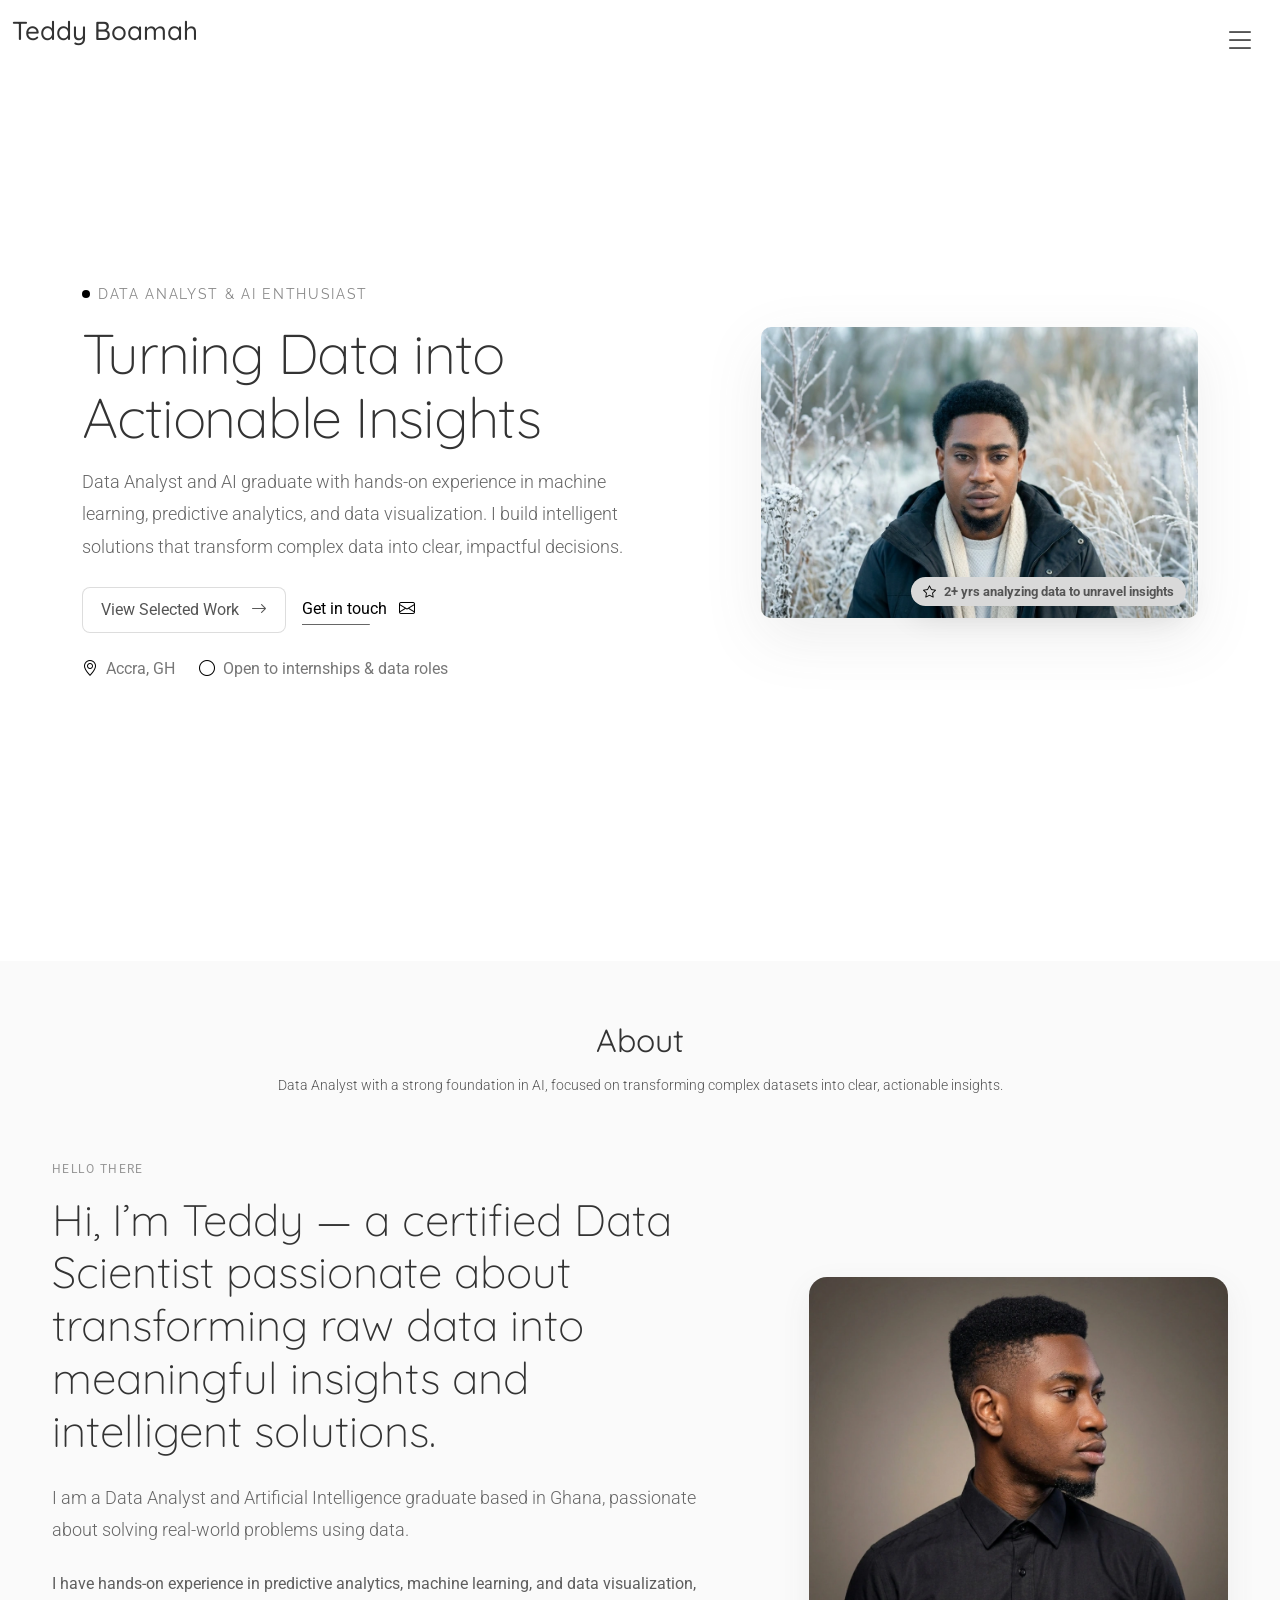
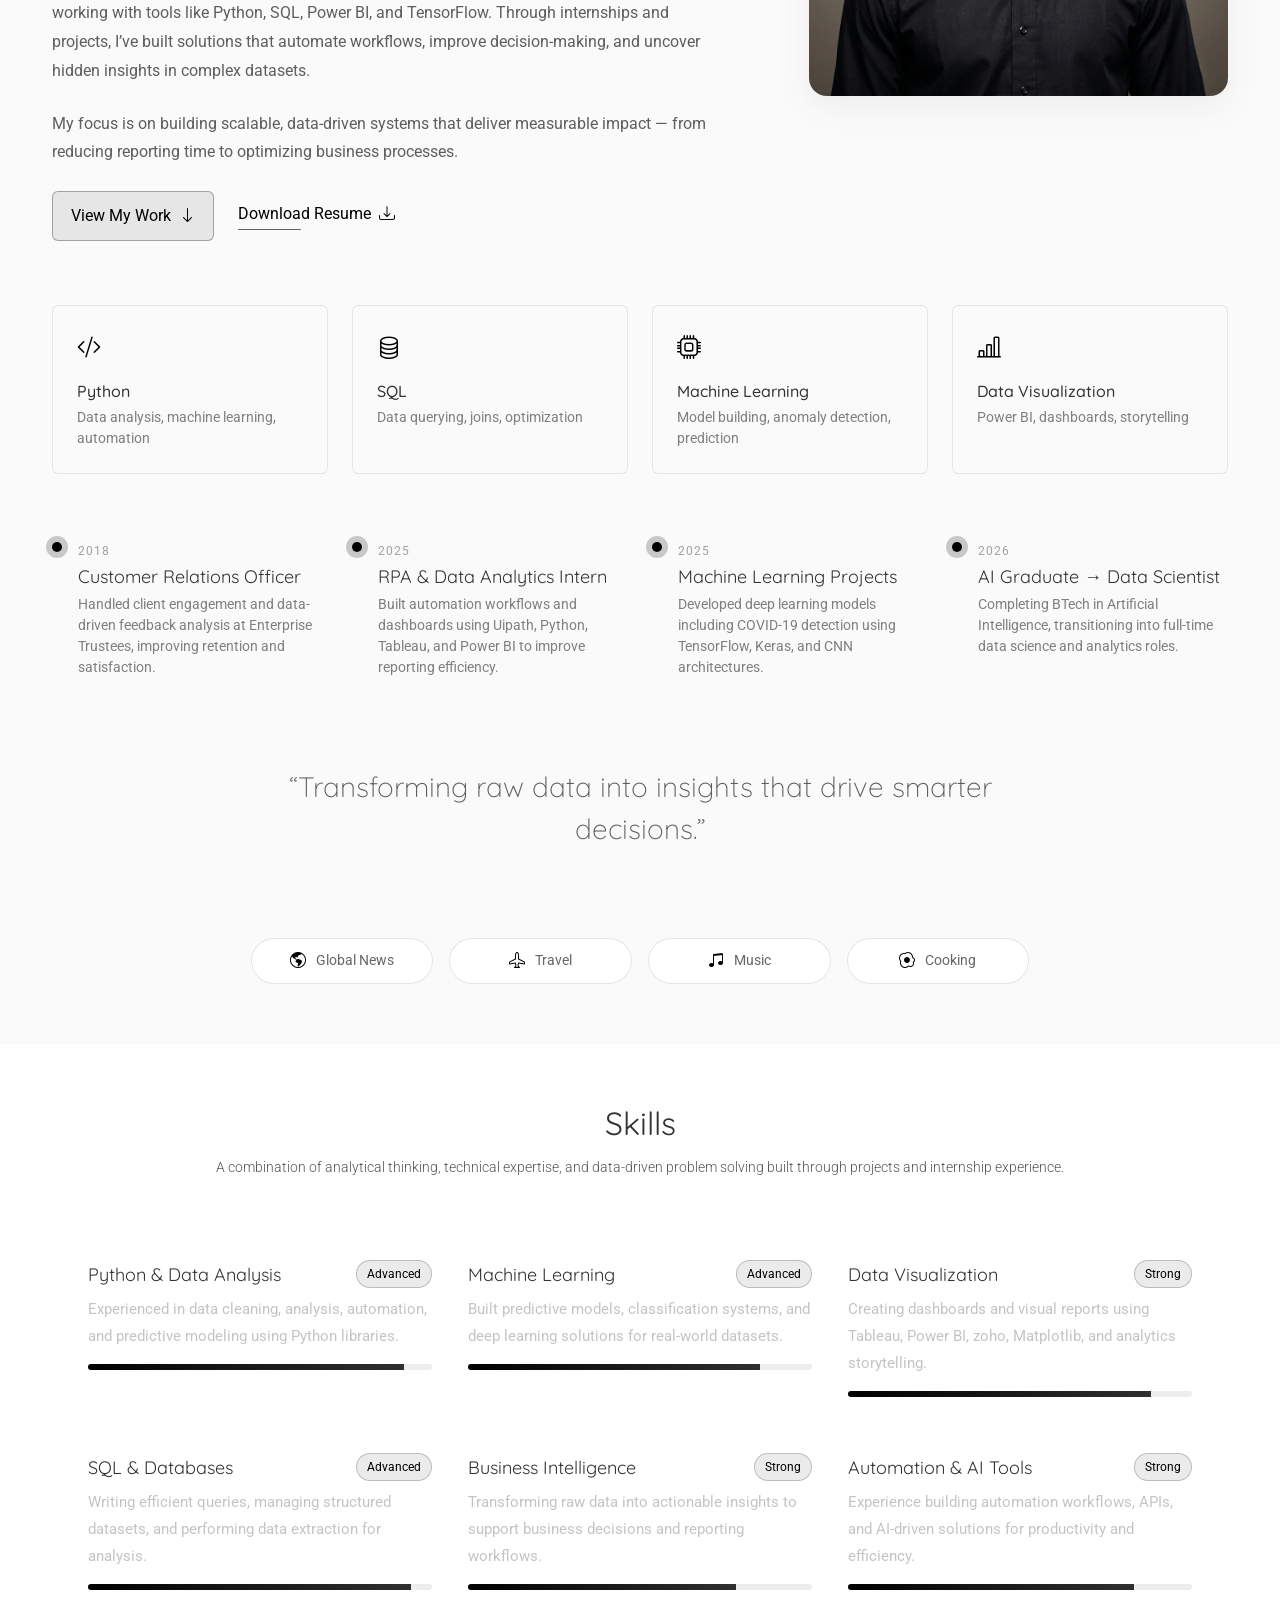
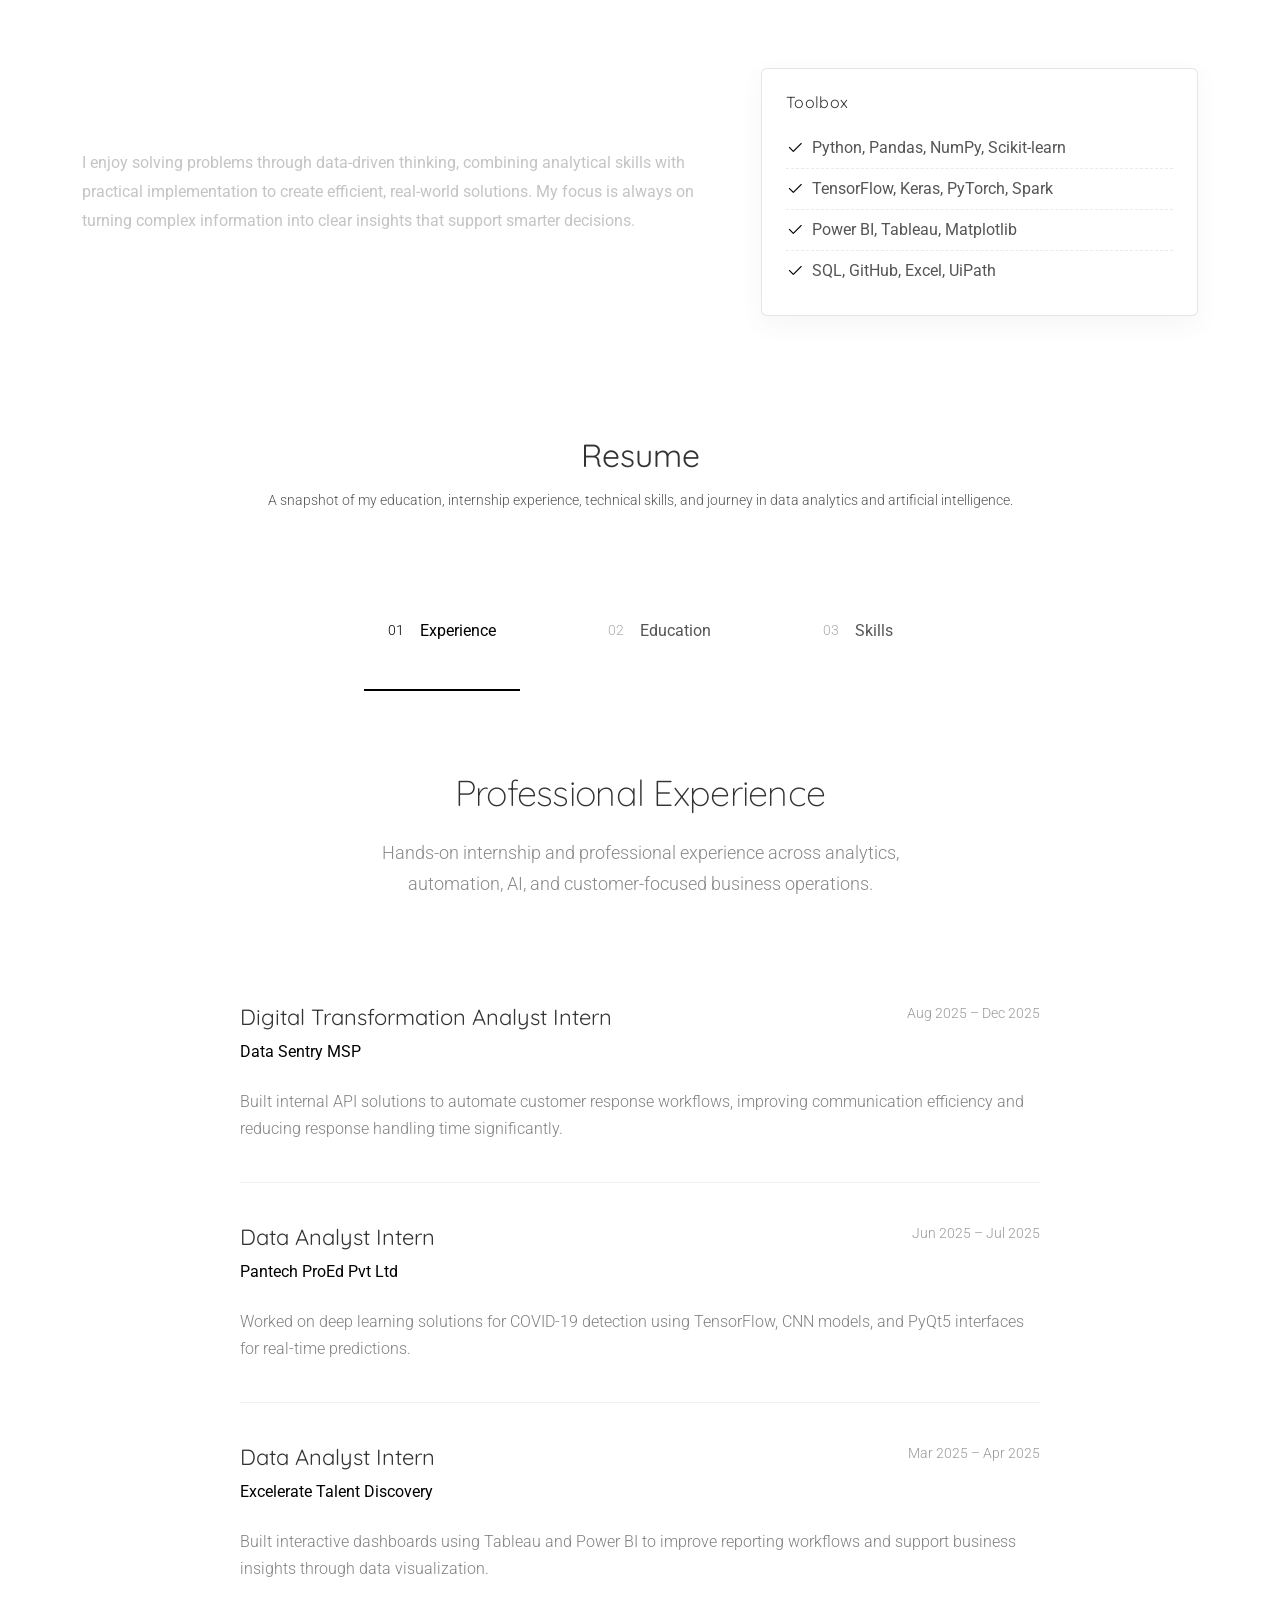
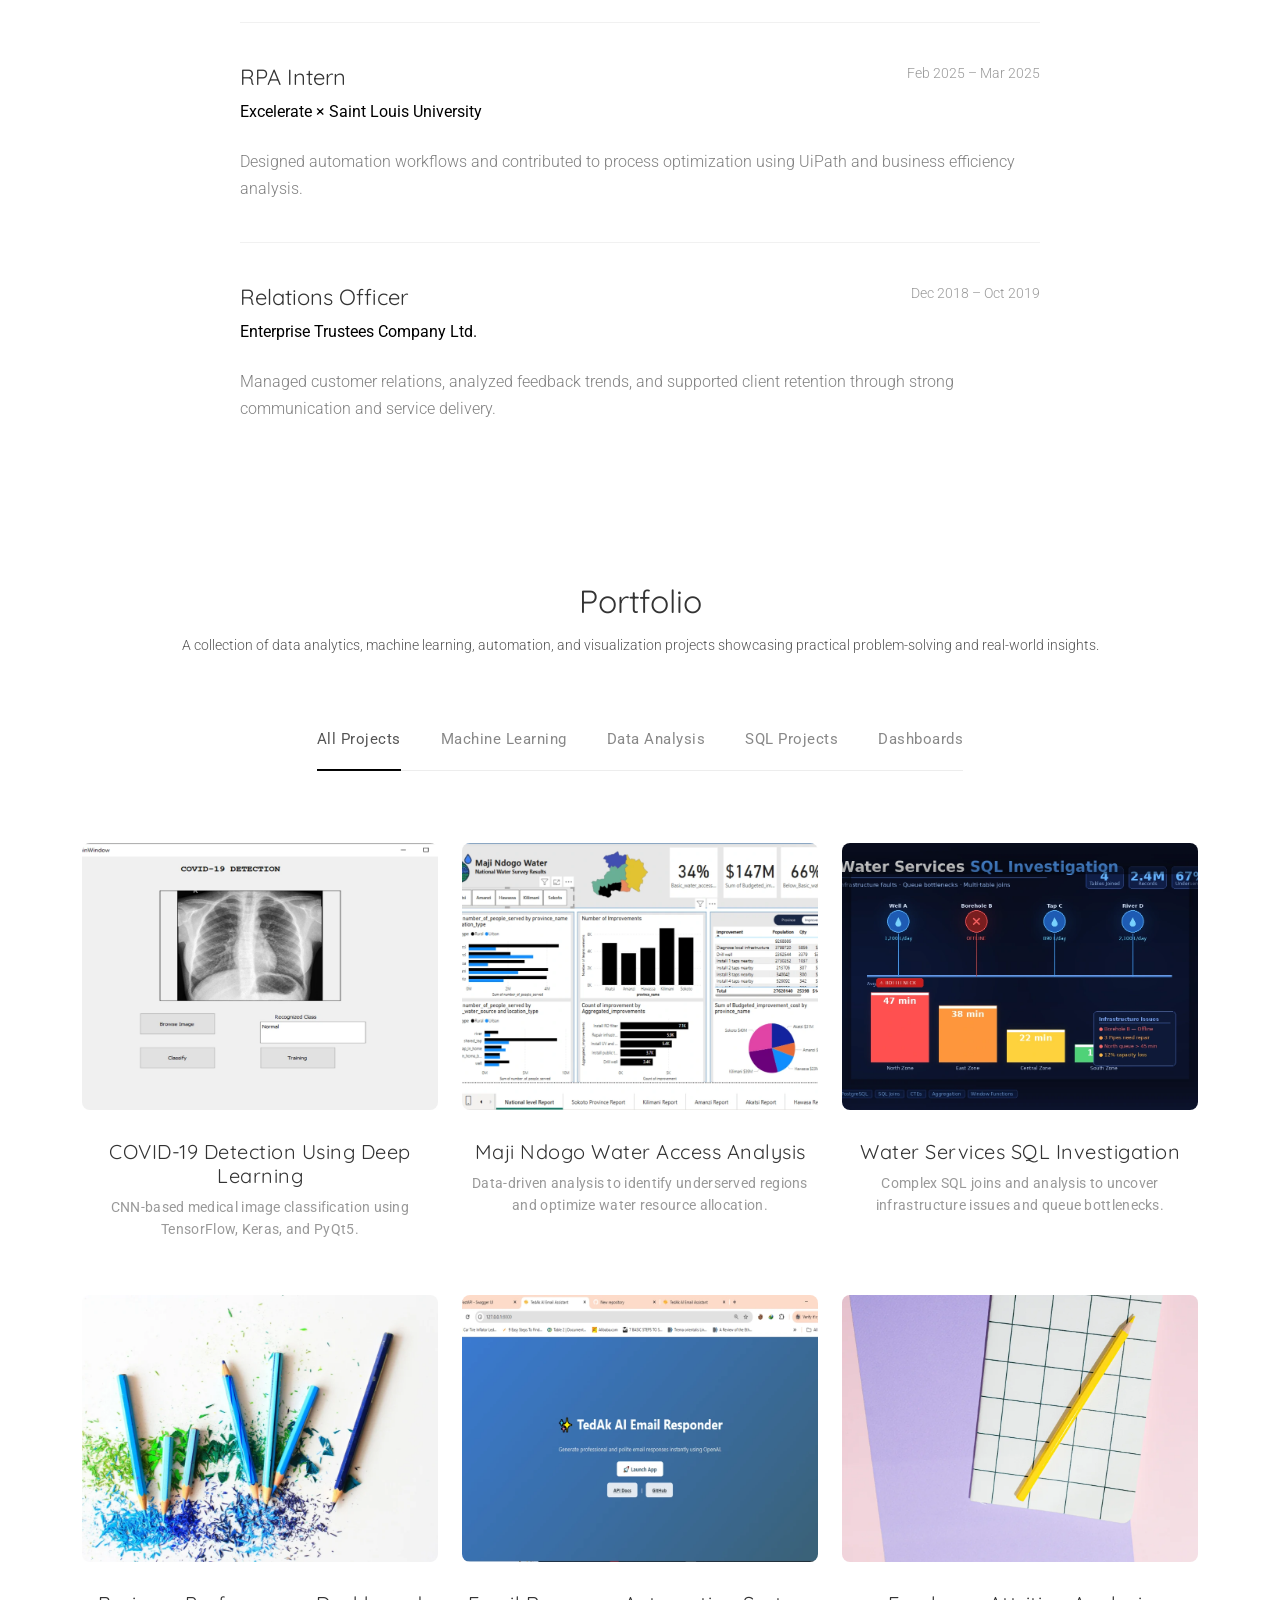
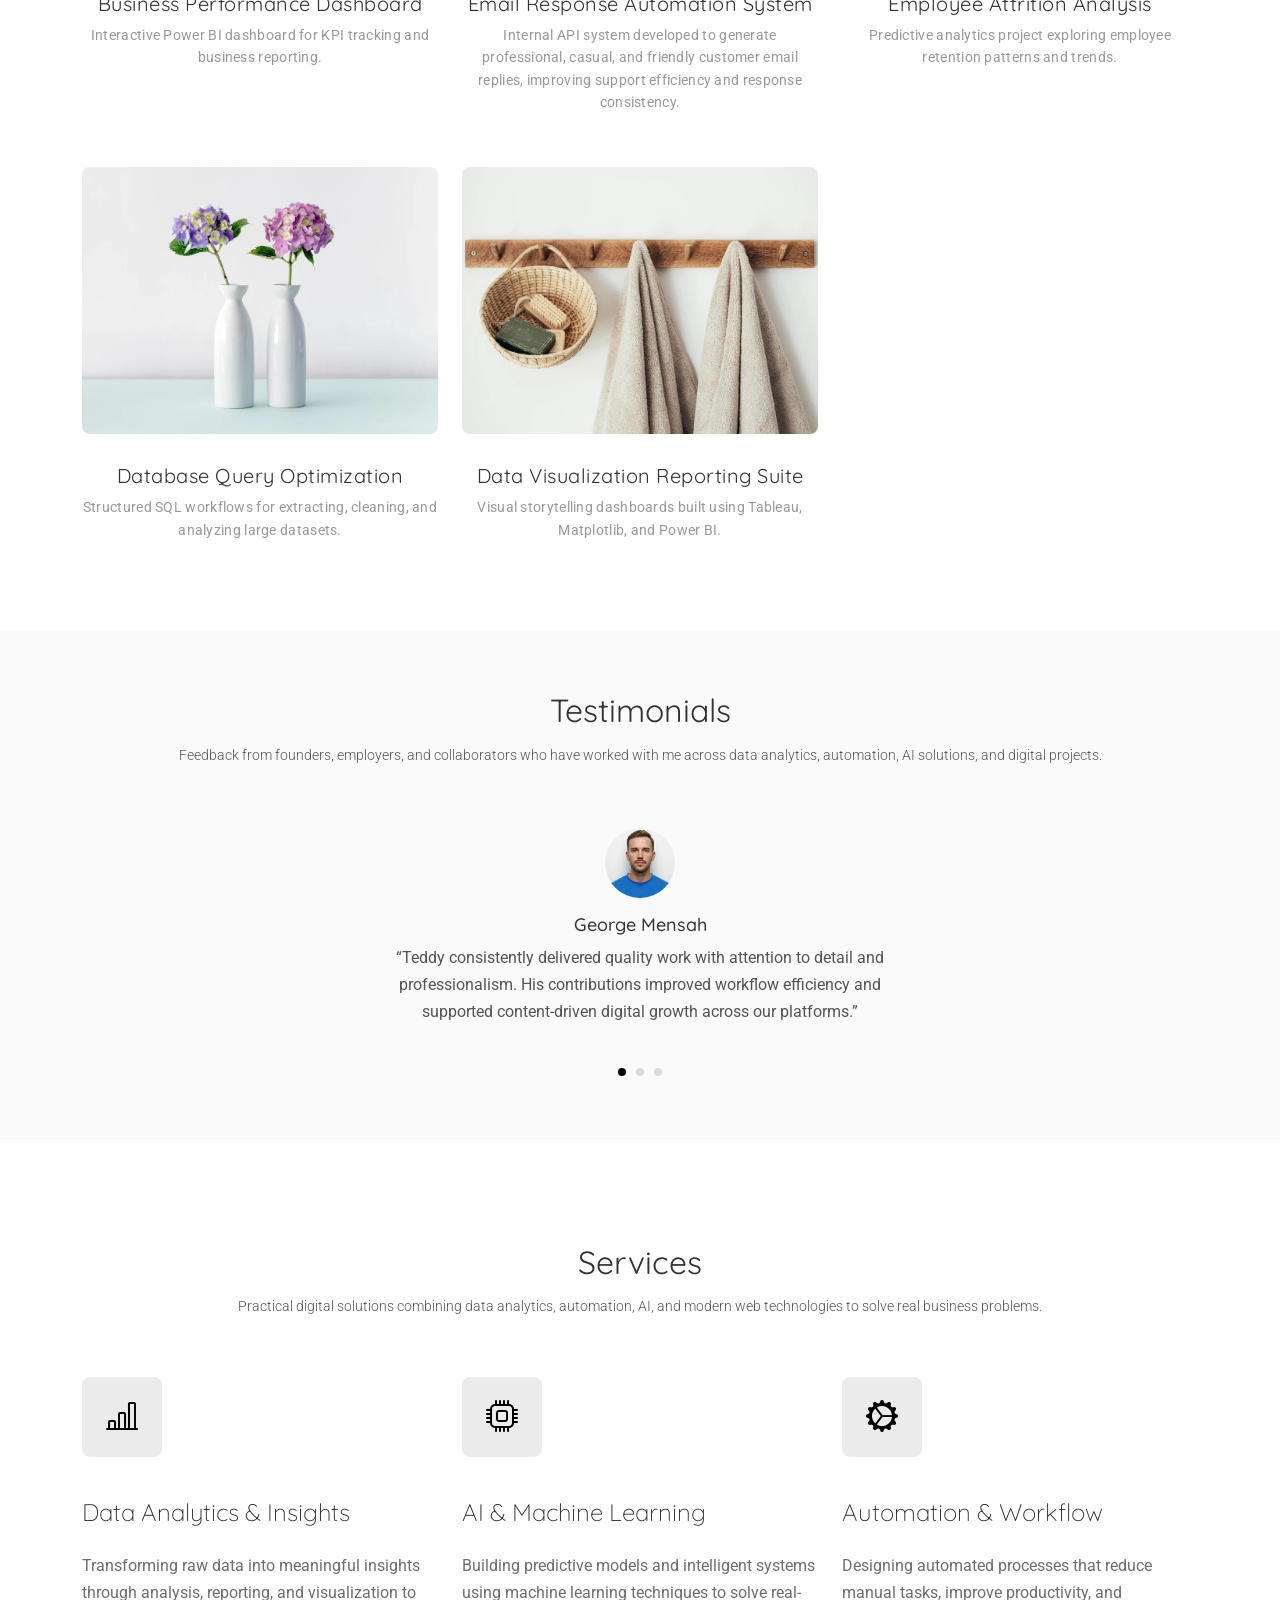
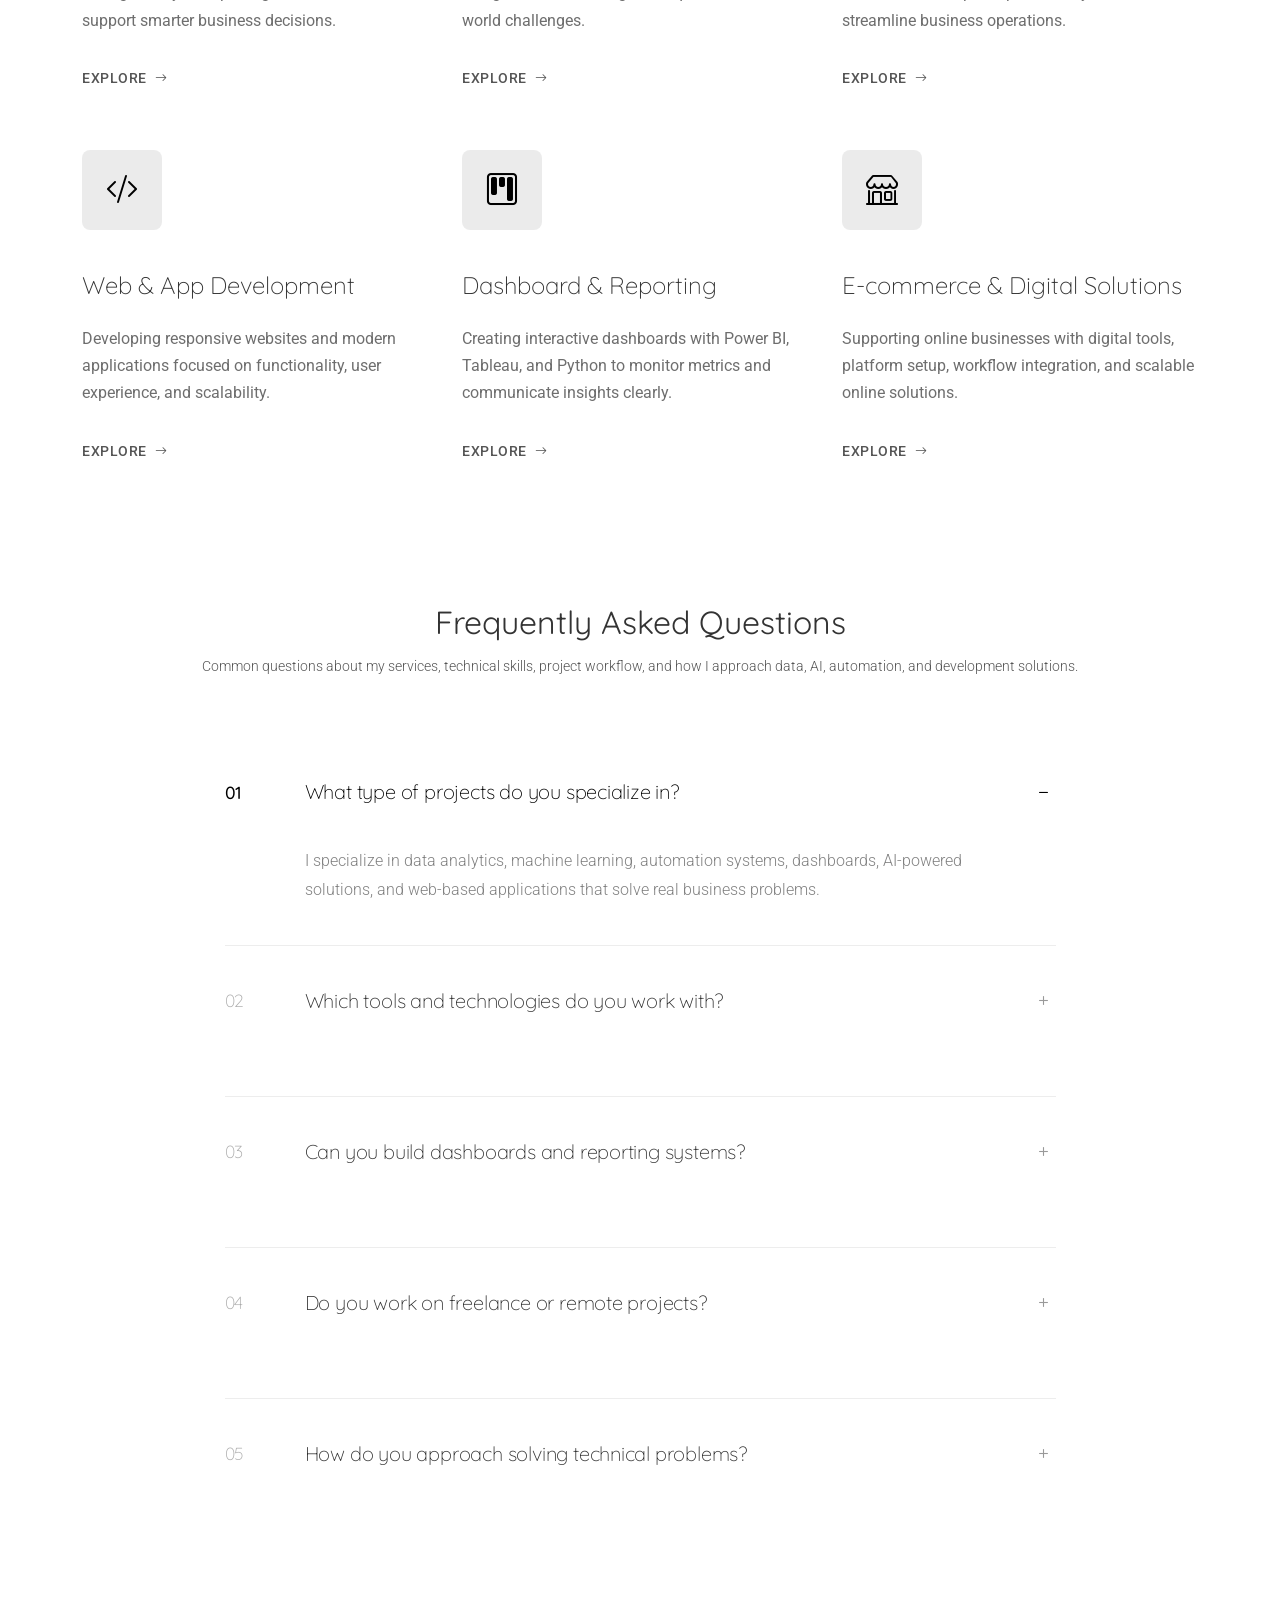
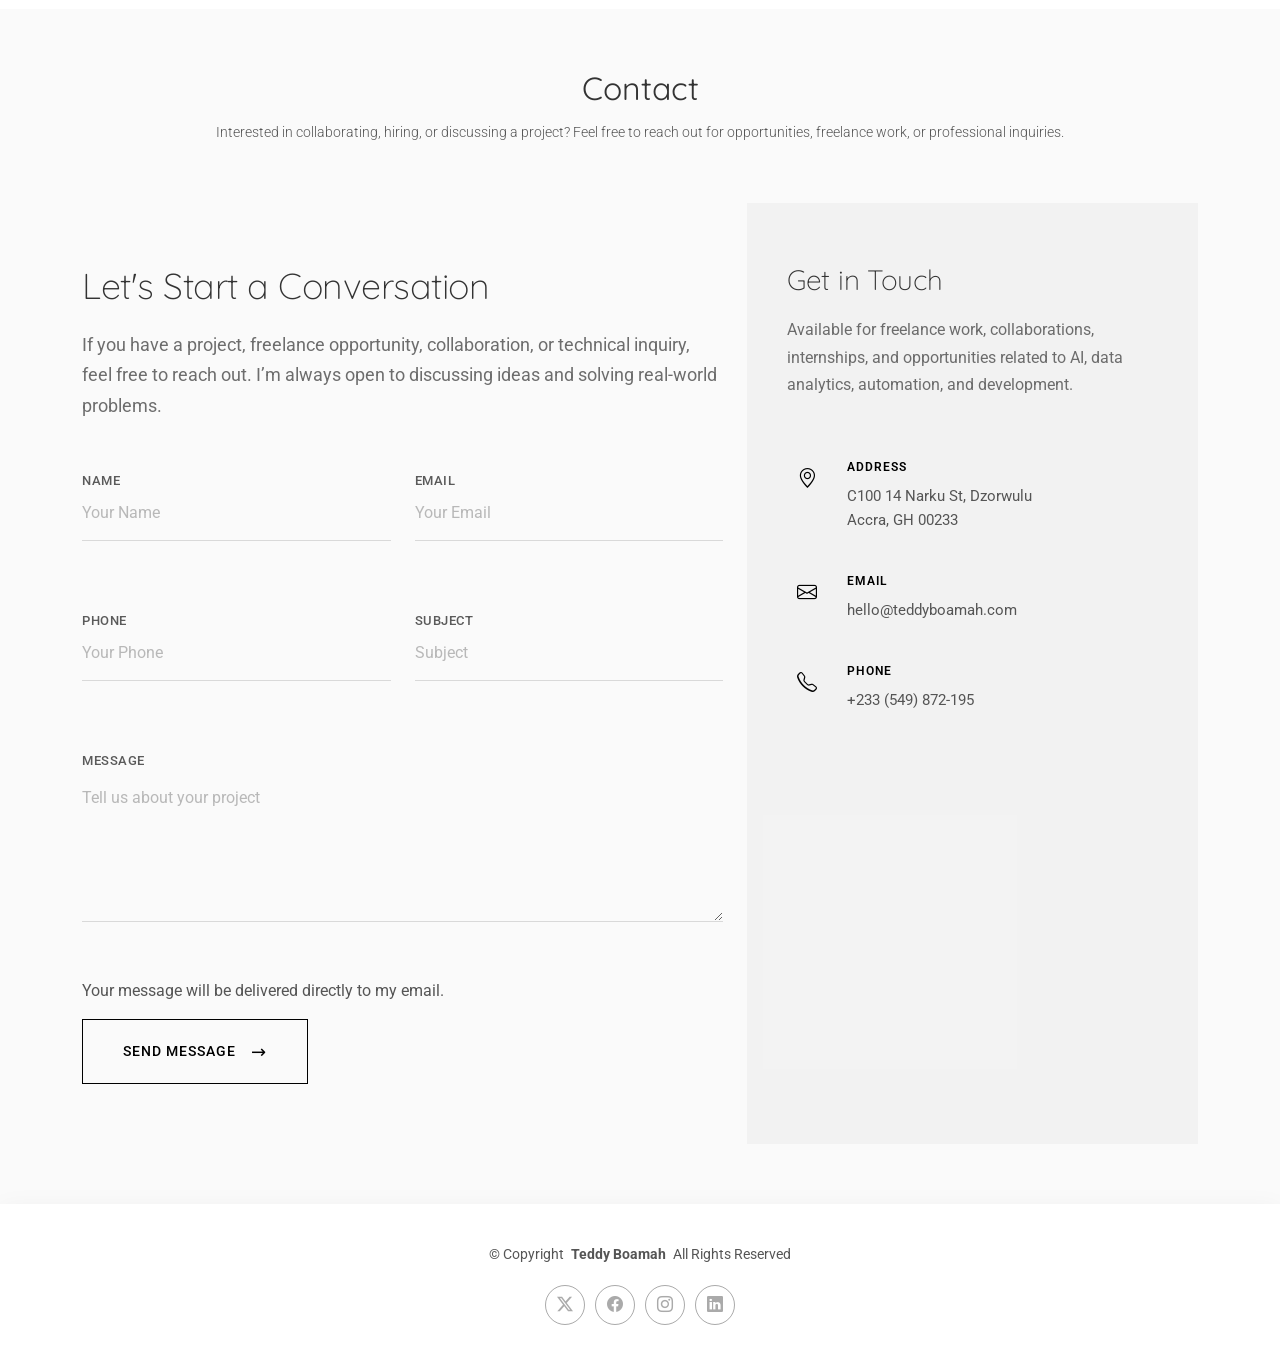
<file: index.html>
<!DOCTYPE html>
<html lang="en">

<head>
  <meta charset="utf-8">
  <meta content="width=device-width, initial-scale=1.0" name="viewport">
  <title>Teddy Boamah | AI Developer & Data Scientist</title>
  <meta name="description" content="Teddy Boamah is an AI Developer and Data Scientist specializing in machine learning, data analytics, and intelligent systems. View projects, portfolio, and services.">
  <meta name="keywords" content="Teddy Boamah, AI Developer Ghana, Data Scientist, Web Developer, App Developer">
  <meta name="author" content="Teddy Boamah">
  <!-- Open Graph (for sharing) -->
  <meta property="og:title" content="Teddy Boamah - AI Developer">
  <meta property="og:description" content="AI Developer and Entrepreneur building intelligent systems">
  <meta property="og:image" content="https://teddyboamah.com/assets/images/Teddy.webp">
  <meta property="og:url" content="https://teddyboamah.com/">
  <meta property="og:site_name" content="Teddy Boamah Portfolio">
  <meta property="og:type" content="website">

  <!-- Favicons -->
  <link rel="icon" href="/favicon.ico">
  <link rel="icon" type="image/png" sizes="32x32" href="/assets/img/favicon.png">

  <!-- Fonts -->
  <link href="https://fonts.googleapis.com" rel="preconnect">
  <link href="https://fonts.gstatic.com" rel="preconnect" crossorigin>
  <link href="https://fonts.googleapis.com/css2?family=Roboto:ital,wght@0,100;0,300;0,400;0,500;0,700;0,900;1,100;1,300;1,400;1,500;1,700;1,900&family=Raleway:ital,wght@0,100;0,200;0,300;0,400;0,500;0,600;0,700;0,800;0,900;1,100;1,200;1,300;1,400;1,500;1,600;1,700;1,800;1,900&family=Quicksand:wght@300;400;500;600;700&display=swap" rel="stylesheet">

  <!-- Vendor CSS Files -->
  <link href="assets/vendor/bootstrap/css/bootstrap.min.css" rel="stylesheet">
  <link href="assets/vendor/bootstrap-icons/bootstrap-icons.css" rel="stylesheet">
  <link href="assets/vendor/aos/aos.css" rel="stylesheet">
  <link href="assets/vendor/glightbox/css/glightbox.min.css" rel="stylesheet">
  <link href="assets/vendor/swiper/swiper-bundle.min.css" rel="stylesheet">

  <!-- Main CSS File -->
  <link href="assets/css/main.css" rel="stylesheet">

  <!-- Canonical tag for SEO -->
  <link rel="canonical" href="https://teddyboamah.com/">
</head>

<!-- Personal Schema -->
<script type="application/ld+json">
{
  "@context": "https://schema.org",
  "@type": "Person",
  "name": "Teddy Boamah",
  "url": "https://teddyboamah.com",
  "image": "https://teddyboamah.com/assets/images/Teddy.webp",
  "jobTitle": "AI Developer & Data Scientist",
  "sameAs": [
    "https://github.com/birdcoreone",
    "https://www.linkedin.com/in/teddyboamah",
    "https://www.kaggle.com/teddyboamah",
    "https://www.instagram.com/birdcore"
  ]
}
</script>

<body class="index-page">

  <header id="header" class="header d-flex align-items-center position-relative">
    <div class="container-fluid position-relative d-flex align-items-center justify-content-between">

      <a href="index.html" class="logo d-flex align-items-center">
        <!-- Uncomment the line below if you also wish to use an image logo -->
        <!-- <img src="assets/img/logo.webp" alt=""> -->
        <h1 class="sitename">Teddy Boamah</h1>
      </a>

      <nav id="navmenu" class="navmenu">
        <ul>
          <li><a href="#hero" class="active">Home</a></li>
          <li><a href="#about">About</a></li>
          <li><a href="#skills">Skills</a></li>
          <li><a href="#resume">Resume</a></li>
          <li><a href="#portfolio">Portfolio</a></li>
          <li><a href="#services">Services</a></li>
          <li><a href="#contact">Contact</a></li>
        </ul>
        <i class="mobile-nav-toggle d-xl-none bi bi-list"></i>
      </nav>

    </div>
  </header>

  <main class="main">

    <!-- Hero Section -->
    <section id="hero" class="hero section">

      <div class="container" data-aos="fade-up" data-aos-delay="100">

        <div class="row align-items-center gx-5 gy-5">

          <div class="col-lg-7">
            <div class="intro" data-aos="fade-right" data-aos-delay="150">
              <div class="eyebrow d-inline-flex align-items-center gap-2 mb-3">
                <span class="dot"></span>
                <span class="text">Data Analyst & AI Enthusiast</span>
              </div>

              <h1 class="display-heading mb-3">
                Turning Data into Actionable Insights
              </h1>

              <p class="lead mb-4">
                Data Analyst and AI graduate with hands-on experience in machine learning, predictive analytics, and data visualization. I build intelligent solutions that transform complex data into clear, impactful decisions.
              </p>

              <div class="cta-group d-flex flex-wrap align-items-center gap-3" data-aos="zoom-in" data-aos-delay="250">
                <a href="#portfolio" class="btn btn-ghost">
                  View Selected Work
                  <i class="bi bi-arrow-right ms-2"></i>
                </a>
                <a href="#contact" class="link-underline">
                  Get in touch
                  <i class="bi bi-envelope ms-2"></i>
                </a>
              </div>

              <div class="meta mt-4 d-flex flex-wrap align-items-center gap-4" data-aos="fade-up" data-aos-delay="300">
                <div class="meta-item d-flex align-items-center gap-2">
                  <i class="bi bi-geo-alt"></i>
                  <span>Accra, GH</span>
                </div>
                <div class="meta-item d-flex align-items-center gap-2">
                  <i class="bi bi-circle"></i>
                  <span>Open to internships & data roles</span>
                </div>
              </div>
            </div>
          </div>

          <div class="col-lg-5">
            <figure class="portrait-wrap position-relative" data-aos="fade-left" data-aos-delay="200">
              <img src="assets/img/profile/Teddy2.webp" alt="Profile Portrait" class="img-fluid portrait-img">
              <figcaption class="visually-hidden">Minimal portrait preview</figcaption>

              <div class="badge note" data-aos="zoom-in" data-aos-delay="300">
                <i class="bi bi-star"></i>
                <span>2+ yrs analyzing data to unravel insights</span>
              </div>
            </figure>
          </div>

        </div>

      </div>

    </section><!-- /Hero Section -->

    <!-- About Section -->
    <section id="about" class="about section light-background">

      <!-- Section Title -->
      <div class="container section-title" data-aos="fade-up">
        <h2>About</h2>
        <p><p>Data Analyst with a strong foundation in AI, focused on transforming complex datasets into clear, actionable insights.</p></p>
      </div><!-- End Section Title -->

      <div class="container" data-aos="fade-up" data-aos-delay="100">

        <!-- Intro + Photo -->
        <div class="row align-items-center justify-content-between intro-wrap gy-5">
          <div class="col-lg-7" data-aos="fade-right" data-aos-delay="150">
            <div class="intro-content">
              <span class="eyebrow">Hello there</span>
              <h2 class="headline">Hi, I’m Teddy — a certified Data Scientist passionate about transforming raw data into meaningful insights and intelligent solutions.</h2>
              <p class="lead">
              I am a Data Analyst and Artificial Intelligence graduate based in Ghana, passionate about solving real-world problems using data.
              </p>

              <p>
              I have hands-on experience in predictive analytics, machine learning, and data visualization, working with tools like Python, SQL, Power BI, and TensorFlow. Through internships and projects, I’ve built solutions that automate workflows, improve decision-making, and uncover hidden insights in complex datasets.
              </p>

              <p>
              My focus is on building scalable, data-driven systems that deliver measurable impact — from reducing reporting time to optimizing business processes.
              </p>

              <div class="cta-group">
                <a href="#portfolio" class="btn-ghost">
                  View My Work <i class="bi bi-arrow-down"></i>
                </a>
                <a href="#resume" class="link-underline">
                  Download Resume <i class="bi bi-download"></i>
                </a>
              </div>
            </div>
          </div>

          <div class="col-lg-5" data-aos="zoom-in" data-aos-delay="250">
            <figure class="profile-figure text-center text-lg-end">
              <img src="assets/img/profile/profile_pic-square7.webp" alt="Portrait of Alex" class="img-fluid profile-photo">
              <figcaption class="profile-caption d-flex justify-content-end">
              </figcaption>
            </figure>
          </div>
        </div>
        <!-- End Intro + Photo -->

        <!-- Skills Grid -->
        <div class="skills-wrap">
          <div class="row g-4">
            <div class="col-6 col-md-4 col-lg-3" data-aos="fade-up" data-aos-delay="120">
              <div class="skill-item">
                <i class="bi bi-code-slash"></i>
                <h3>Python</h3>
                <p>Data analysis, machine learning, automation</p>
              </div>
            </div>
            <div class="col-6 col-md-4 col-lg-3" data-aos="fade-up" data-aos-delay="180">
              <div class="skill-item">
                <i class="bi bi-database"></i>
                <h3>SQL</h3>
                <p>Data querying, joins, optimization</p>
              </div>
            </div>
            <div class="col-6 col-md-4 col-lg-3" data-aos="fade-up" data-aos-delay="240">
              <div class="skill-item">
                <i class="bi bi-cpu"></i>
                <h3>Machine Learning</h3>
                <p>Model building, anomaly detection, prediction</p>
              </div>
            </div>
            <div class="col-6 col-md-4 col-lg-3" data-aos="fade-up" data-aos-delay="300">
              <div class="skill-item">
                <i class="bi bi-bar-chart-line"></i>
                <h3>Data Visualization</h3>
                <p>Power BI, dashboards, storytelling</p>
              </div>
            </div>
          </div>
        </div>
        <!-- End Skills Grid -->

        <!-- Journey Timeline -->
        <div class="journey-wrap">
          <div class="row g-4">
            <div class="col-md-6 col-lg-3" data-aos="fade-up" data-aos-delay="120">
              <article class="timeline-item">
                <span class="dot"></span>
                <time>2018</time>
                <h4>Customer Relations Officer</h4>
                <p>Handled client engagement and data-driven feedback analysis at Enterprise Trustees, improving retention and satisfaction.</p>
              </article>
            </div>
            <div class="col-md-6 col-lg-3" data-aos="fade-up" data-aos-delay="180">
              <article class="timeline-item">
                <span class="dot"></span>
                <time>2025</time>
                <h4>RPA & Data Analytics Intern</h4>
                <p>Built automation workflows and dashboards using Uipath, Python, Tableau, and Power BI to improve reporting efficiency.</p>
              </article>
            </div>
            <div class="col-md-6 col-lg-3" data-aos="fade-up" data-aos-delay="240">
              <article class="timeline-item">
                <span class="dot"></span>
                <time>2025</time>
                <h4>Machine Learning Projects</h4>
                <p>Developed deep learning models including COVID-19 detection using TensorFlow, Keras, and CNN architectures.</p>
              </article>
            </div>
            <div class="col-md-6 col-lg-3" data-aos="fade-up" data-aos-delay="300">
              <article class="timeline-item">
                <span class="dot"></span>
                <time>2026</time>
                <h4>AI Graduate → Data Scientist</h4>
                <p>Completing BTech in Artificial Intelligence, transitioning into full-time data science and analytics roles.</p>
              </article>
            </div>
          </div>
        </div>
        <!-- End Journey Timeline -->

        <!-- Quote -->
        <blockquote class="personal-quote" data-aos="fade-down" data-aos-delay="200">
          <p>“Transforming raw data into insights that drive smarter decisions.”</p>
        </blockquote>
        <!-- End Quote -->

        <!-- Fun Facts -->
        <div class="facts-wrap">
          <div class="row g-3 justify-content-center">
            <div class="col-6 col-md-3 col-lg-2" data-aos="zoom-in" data-aos-delay="120">
              <div class="fact-pill">
                <i class="bi bi-globe-americas"></i>
                <span>Global News</span>
              </div>
            </div>
            <div class="col-6 col-md-3 col-lg-2" data-aos="zoom-in" data-aos-delay="160">
              <div class="fact-pill">
                <i class="bi bi-airplane"></i>
                <span>Travel</span>
              </div>
            </div>
            <div class="col-6 col-md-3 col-lg-2" data-aos="zoom-in" data-aos-delay="200">
              <div class="fact-pill">
                <i class="bi bi-music-note-beamed"></i>
                <span>Music</span>
              </div>
            </div>
            <div class="col-6 col-md-3 col-lg-2" data-aos="zoom-in" data-aos-delay="240">
              <div class="fact-pill">
                <i class="bi bi-egg-fried"></i>
                <span>Cooking</span>
              </div>
            </div>
          </div>
        </div>
        <!-- End Fun Facts -->

      </div>

    </section><!-- /About Section -->

    <!-- Skills Section -->
    <section id="skills" class="skills section">

      <!-- Section Title -->
      <div class="container section-title" data-aos="fade-up">
        <h2>Skills</h2>
        <p>A combination of analytical thinking, technical expertise, and data-driven problem solving built through projects and internship experience.</p>
      </div><!-- End Section Title -->

      <div class="container" data-aos="fade-up" data-aos-delay="100">

        <div class="row gy-4">
          <div class="col-lg-4" data-aos="fade-up" data-aos-delay="150">
            <article class="skill-block skills-animation">
              <header class="d-flex align-items-center justify-content-between mb-2">
                <h3 class="skill-title">Python & Data Analysis</h3>
                <span class="skill-badge">Advanced</span>
              </header>
              <p class="skill-desc">Experienced in data cleaning, analysis, automation, and predictive modeling using Python libraries.</p>
              <div class="progress slim">
                <div class="progress-bar" role="progressbar" aria-valuenow="92" aria-valuemin="0" aria-valuemax="100"></div>
              </div>
            </article>
          </div>

          <div class="col-lg-4" data-aos="fade-up" data-aos-delay="200">
            <article class="skill-block skills-animation">
              <header class="d-flex align-items-center justify-content-between mb-2">
                <h3 class="skill-title">Machine Learning</h3>
                <span class="skill-badge">Advanced</span>
              </header>
              <p class="skill-desc">Built predictive models, classification systems, and deep learning solutions for real-world datasets.</p>
              <div class="progress slim">
                <div class="progress-bar" role="progressbar" aria-valuenow="85" aria-valuemin="0" aria-valuemax="100"></div>
              </div>
            </article>
          </div>

          <div class="col-lg-4" data-aos="fade-up" data-aos-delay="250">
            <article class="skill-block skills-animation">
              <header class="d-flex align-items-center justify-content-between mb-2">
                <h3 class="skill-title">Data Visualization</h3>
                <span class="skill-badge">Strong</span>
              </header>
              <p class="skill-desc">Creating dashboards and visual reports using Tableau, Power BI, zoho, Matplotlib, and analytics storytelling.</p>
              <div class="progress slim">
                <div class="progress-bar" role="progressbar" aria-valuenow="88" aria-valuemin="0" aria-valuemax="100"></div>
              </div>
            </article>
          </div>
        </div><!-- End Skill Row 1 -->

        <div class="row gy-4 mt-1">
          <div class="col-lg-4" data-aos="fade-up" data-aos-delay="150">
            <article class="skill-block skills-animation">
              <header class="d-flex align-items-center justify-content-between mb-2">
                <h3 class="skill-title">SQL & Databases</h3>
                <span class="skill-badge">Advanced</span>
              </header>
              <p class="skill-desc">Writing efficient queries, managing structured datasets, and performing data extraction for analysis.</p>
              <div class="progress slim">
                <div class="progress-bar" role="progressbar" aria-valuenow="94" aria-valuemin="0" aria-valuemax="100"></div>
              </div>
            </article>
          </div>

          <div class="col-lg-4" data-aos="fade-up" data-aos-delay="200">
            <article class="skill-block skills-animation">
              <header class="d-flex align-items-center justify-content-between mb-2">
                <h3 class="skill-title">Business Intelligence</h3>
                <span class="skill-badge">Strong</span>
              </header>
              <p class="skill-desc">Transforming raw data into actionable insights to support business decisions and reporting workflows.</p>
              <div class="progress slim">
                <div class="progress-bar" role="progressbar" aria-valuenow="78" aria-valuemin="0" aria-valuemax="100"></div>
              </div>
            </article>
          </div>

          <div class="col-lg-4" data-aos="fade-up" data-aos-delay="250">
            <article class="skill-block skills-animation">
              <header class="d-flex align-items-center justify-content-between mb-2">
                <h3 class="skill-title">Automation & AI Tools</h3>
                <span class="skill-badge">Strong</span>
              </header>
              <p class="skill-desc">Experience building automation workflows, APIs, and AI-driven solutions for productivity and efficiency.</p>
              <div class="progress slim">
                <div class="progress-bar" role="progressbar" aria-valuenow="83" aria-valuemin="0" aria-valuemax="100"></div>
              </div>
            </article>
          </div>
        </div><!-- End Skill Row 2 -->

        <div class="row gx-5 gy-4 mt-5 align-items-center alt-grid">
          <div class="col-lg-5 order-lg-2" data-aos="fade-left" data-aos-delay="150">
            <div class="soft-card p-4 rounded-2">
              <h4 class="mini-head mb-3">Toolbox</h4>
              <ul class="list-unstyled tool-list mb-0">
                <li class="d-flex align-items-center gap-2"><i class="bi bi-check2"></i><span>Python, Pandas, NumPy, Scikit-learn</span></li>
                <li class="d-flex align-items-center gap-2"><i class="bi bi-check2"></i><span>TensorFlow, Keras, PyTorch, Spark</span></li>
                <li class="d-flex align-items-center gap-2"><i class="bi bi-check2"></i><span>Power BI, Tableau, Matplotlib</span></li>
                <li class="d-flex align-items-center gap-2"><i class="bi bi-check2"></i><span>SQL, GitHub, Excel, UiPath</span></li>
              </ul>
            </div>
          </div>

          <div class="col-lg-7 order-lg-1" data-aos="fade-up" data-aos-delay="200">
            <div class="note">
              <p class="mb-0">I enjoy solving problems through data-driven thinking, combining analytical skills with practical implementation to create efficient, real-world solutions. My focus is always on turning complex information into clear insights that support smarter decisions.</p>
            </div>
          </div>
        </div>

      </div>

    </section><!-- /Skills Section -->

    <!-- Resume Section -->
    <section id="resume" class="resume section">

      <!-- Section Title -->
      <div class="container section-title" data-aos="fade-up">
        <h2>Resume</h2>
        <p>A snapshot of my education, internship experience, technical skills, and journey in data analytics and artificial intelligence.</p>
      </div><!-- End Section Title -->

      <div class="container" data-aos="fade-up" data-aos-delay="100">

        <div class="row">
          <div class="col-lg-12">
            <ul class="nav nav-pills resume-navigation justify-content-center" id="resume-resume-tabs" role="tablist" data-aos="fade-up" data-aos-delay="200">
              <li class="nav-item" role="presentation">
                <button class="nav-link active" id="resume-experience-tab" data-bs-toggle="pill" data-bs-target="#resume-experience" type="button" role="tab" aria-controls="resume-experience" aria-selected="true">
                  <span class="nav-number">01</span>
                  <span class="nav-label">Experience</span>
                </button>
              </li>
              <li class="nav-item" role="presentation">
                <button class="nav-link" id="resume-education-tab" data-bs-toggle="pill" data-bs-target="#resume-education" type="button" role="tab" aria-controls="resume-education" aria-selected="false">
                  <span class="nav-number">02</span>
                  <span class="nav-label">Education</span>
                </button>
              </li>
              <li class="nav-item" role="presentation">
                <button class="nav-link" id="resume-skills-tab" data-bs-toggle="pill" data-bs-target="#resume-skills" type="button" role="tab" aria-controls="resume-skills" aria-selected="false">
                  <span class="nav-number">03</span>
                  <span class="nav-label">Skills</span>
                </button>
              </li>
            </ul>
          </div>
        </div>

        <div class="tab-content resume-content" id="resume-resume-tabContent">
          <div class="tab-pane fade show active" id="resume-experience" role="tabpanel" aria-labelledby="resume-experience-tab" tabindex="0" data-aos="fade-up" data-aos-delay="300">
            <div class="section-intro">
              <h2>Professional Experience</h2>
              <p>Hands-on internship and professional experience across analytics, automation, AI, and customer-focused business operations.</p>
            </div>

            <div class="experience-grid">
              <div class="experience-item" data-aos="fade-up" data-aos-delay="400">
                <div class="item-header">
                  <div class="position-info">
                    <h3>Digital Transformation Analyst Intern</h3>
                    <div class="company">Data Sentry MSP</div>
                  </div>
                  <div class="period">Aug 2025 – Dec 2025</div>
                </div>
                <div class="item-content">
                  <p>Built internal API solutions to automate customer response workflows, improving communication efficiency and reducing response handling time significantly.</p>
                </div>
              </div>

              <div class="experience-item" data-aos="fade-up" data-aos-delay="450">
                <div class="item-header">
                  <div class="position-info">
                    <h3>Data Analyst Intern</h3>
                    <div class="company">Pantech ProEd Pvt Ltd</div>
                  </div>
                  <div class="period">Jun 2025 – Jul 2025</div>
                </div>
                <div class="item-content">
                  <p>Worked on deep learning solutions for COVID-19 detection using TensorFlow, CNN models, and PyQt5 interfaces for real-time predictions.</p>
                </div>
              </div>

              <div class="experience-item" data-aos="fade-up" data-aos-delay="500">
                <div class="item-header">
                  <div class="position-info">
                    <h3>Data Analyst Intern</h3>
                    <div class="company">Excelerate Talent Discovery</div>
                  </div>
                  <div class="period">Mar 2025 – Apr 2025</div>
                </div>
                <div class="item-content">
                  <p>Built interactive dashboards using Tableau and Power BI to improve reporting workflows and support business insights through data visualization.</p>
                </div>
              </div>
            

              <div class="experience-item" data-aos="fade-up" data-aos-delay="550">
                <div class="item-header">
                  <div class="position-info">
                    <h3>RPA Intern</h3>
                    <div class="company">Excelerate × Saint Louis University</div>
                  </div>
                  <div class="period">Feb 2025 – Mar 2025</div>
                </div>
                <div class="item-content">
                  <p>
                    Designed automation workflows and contributed to process optimization using UiPath and business efficiency analysis.
                  </p>
                </div>
              </div>

              <div class="experience-item" data-aos="fade-up" data-aos-delay="600">
                <div class="item-header">
                  <div class="position-info">
                    <h3>Relations Officer</h3>
                    <div class="company">Enterprise Trustees Company Ltd.</div>
                  </div>
                  <div class="period">Dec 2018 – Oct 2019</div>
                </div>
                <div class="item-content">
                  <p>
                    Managed customer relations, analyzed feedback trends, and supported client retention through strong communication and service delivery.
                  </p>
                </div>
              </div>
            </div>
          </div>


          <!-- EDUCATION -->
          <div class="tab-pane fade" id="resume-education" role="tabpanel" aria-labelledby="resume-education-tab" tabindex="0" data-aos="fade-up" data-aos-delay="300">
            <div class="section-intro">
              <h2>Educational Background</h2>
              <p>Academic journey combining business knowledge with technical expertise in artificial intelligence and analytics.</p>
            </div>

            <div class="education-list">
              <div class="education-entry" data-aos="fade-up" data-aos-delay="400">
                <div class="degree-year">2026</div>
                <div class="degree-details">
                  <h3>Bachelor of Technology in Artificial Intelligence</h3>
                  <div class="institution">Kumasi Technical University</div>
                  <p>Focused on machine learning, data analytics, statistics, computer vision, cloud computing, and intelligent systems.</p>
                </div>
              </div>

              <div class="education-entry" data-aos="fade-up" data-aos-delay="450">
                <div class="degree-year">2018</div>
                <div class="degree-details">
                  <h3>Business Administration Studies</h3>
                  <div class="institution">University of Professional Studies, Accra (UPSA)</div>
                  <p>Completed undergraduate coursework in business administration with focus on communication, management, and organizational processes.</p>
                </div>
              </div>

              
            </div>
          </div>
          
          <!-- SKILLS -->
          <div class="tab-pane fade" id="resume-skills" role="tabpanel" aria-labelledby="resume-skills-tab" tabindex="0" data-aos="fade-up" data-aos-delay="300">
            <div class="section-intro">
              <h2>Core Competencies</h2>
              <p>Technical strengths and analytical capabilities developed through internships, projects, and practical implementation.</p>
            </div>

            <div class="skills-categories">
              <div class="skill-category" data-aos="fade-up" data-aos-delay="400">
                <h3>Data & Analytics</h3>
                <div class="skill-tags">
                  <span class="skill-tag">Data Analysis</span>
                  <span class="skill-tag">Statistical Modeling</span>
                  <span class="skill-tag">Predictive Analytics</span>
                  <span class="skill-tag">Data Storytelling</span>
                  <span class="skill-tag">Business Intelligence</span>
                </div>
              </div>

              <div class="skill-category" data-aos="fade-up" data-aos-delay="450">
                <h3>Machine Learning & AI</h3>
                <div class="skill-tags">
                  <span class="skill-tag">Machine Learning</span>
                  <span class="skill-tag">Deep Learning</span>
                  <span class="skill-tag">TensorFlow</span>
                  <span class="skill-tag">Keras</span>
                  <span class="skill-tag">Model Development</span>
                </div>
              </div>

              <div class="skill-category" data-aos="fade-up" data-aos-delay="500">
                <h3>Tools &amp; Platforms</h3>
                <div class="skill-tags">
                  <span class="skill-tag">Python</span>
                  <span class="skill-tag">SQL</span>
                  <span class="skill-tag">Power BI</span>
                  <span class="skill-tag">Tableau</span>
                  <span class="skill-tag">Excel</span>
                  <span class="skill-tag">GitHub</span>
                  <span class="skill-tag">UiPath</span>
                </div>
              </div>
            </div>
          </div>
        </div>

      </div>

    </section><!-- /Resume Section -->

    <!-- Portfolio Section -->
    <section id="portfolio" class="portfolio section">

      <!-- Section Title -->
      <div class="container section-title" data-aos="fade-up">
        <h2>Portfolio</h2>
        <p>A collection of data analytics, machine learning, automation, and visualization projects showcasing practical problem-solving and real-world insights.</p>
      </div><!-- End Section Title -->

      <div class="container" data-aos="fade-up" data-aos-delay="100">

        <div class="isotope-layout" data-default-filter="*" data-layout="fitRows" data-sort="original-order">

          <div class="portfolio-filters-wrapper" data-aos="fade-up" data-aos-delay="100">
            <ul class="portfolio-filters isotope-filters">
              <li data-filter="*" class="filter-active">All Projects</li>
              <li data-filter=".filter-branding">Machine Learning</li>
              <li data-filter=".filter-web">Data Analysis</li>
              <li data-filter=".filter-print">SQL Projects</li>
              <li data-filter=".filter-motion">Dashboards</li>
            </ul>
          </div>

          <div class="row gy-4 portfolio-grid isotope-container" data-aos="fade-up" data-aos-delay="200">

            <div class="col-lg-4 col-md-6 portfolio-item isotope-item filter-branding">
              <div class="portfolio-card">
                <div class="image-container">
                  <img src="assets/img/portfolio/covid_GUI.webp" 
                       class="img-fluid" 
                       alt="COVID-19 detection deep learning dashboard using TensorFlow and CNN model" 
                       loading="lazy">
                  <div class="overlay">
                    <div class="overlay-content">
                      <a href="assets/img/portfolio/covid_GUI.webp" 
                         class="glightbox zoom-link" 
                         title="COVID-19 Detection Using Deep Learning Project">
                        <i class="bi bi-zoom-in"></i>
                      </a>
                      <a href="portfolio-covid19.html" class="details-link" title="View Project Details">
                        <i class="bi bi-arrow-right"></i>
                      </a>
                    </div>
                  </div>
                </div>
                <div class="content">
                  <h3>COVID-19 Detection Using Deep Learning</h3>
                  <p>CNN-based medical image classification using TensorFlow, Keras, and PyQt5.</p>
                </div>
              </div>
            </div><!-- End Portfolio Item -->

            <div class="col-lg-4 col-md-6 portfolio-item isotope-item filter-web">
              <div class="portfolio-card">
                <div class="image-container">
                  <img src="assets/img/portfolio/National_level_report.webp" 
                       class="img-fluid" 
                       alt="Water access optimization analytics dashboard showing underserved regions" 
                       loading="lazy">
                  <div class="overlay">
                    <div class="overlay-content">
                      <a href="assets/img/portfolio/National_level_report.webp" 
                         class="glightbox zoom-link" 
                         title="Maji Ndogo Water Access Analysis Project">
                        <i class="bi bi-zoom-in"></i>
                      </a>
                      <a href="portfolio-maji-ndogo.html" class="details-link" title="View Project Details">
                        <i class="bi bi-arrow-right"></i>
                      </a>
                    </div>
                  </div>
                </div>
                <div class="content">
                  <h3>Maji Ndogo Water Access Analysis</h3>
                  <p>Data-driven analysis to identify underserved regions and optimize water resource allocation.</p>
                </div>
              </div>
            </div><!-- End Portfolio Item -->

            <div class="col-lg-4 col-md-6 portfolio-item isotope-item filter-print">
              <div class="portfolio-card">
                <div class="image-container">
                  <img src="assets/img/portfolio/water_services_sql.webp" class="img-fluid" alt="SQL database analysis project for water services infrastructure insights" loading="lazy">
                  <div class="overlay">
                    <div class="overlay-content">
                      <a href="assets/img/portfolio/water_services_sql.webp" class="glightbox zoom-link" title="Magazine Design">
                        <i class="bi bi-zoom-in"></i>
                      </a>
                      <a href="portfolio-details.html" class="details-link" title="View Project Details">
                        <i class="bi bi-arrow-right"></i>
                      </a>
                    </div>
                  </div>
                </div>
                <div class="content">
                  <h3>Water Services SQL Investigation</h3>
                  <p>Complex SQL joins and analysis to uncover infrastructure issues and queue bottlenecks.</p>
                </div>
              </div>
            </div><!-- End Portfolio Item -->

            <div class="col-lg-4 col-md-6 portfolio-item isotope-item filter-motion">
              <div class="portfolio-card">
                <div class="image-container">
                  <img src="assets/img/portfolio/portfolio-8.webp" class="img-fluid" alt="Business intelligence dashboard created in Power BI for KPI reporting" loading="lazy">
                  <div class="overlay">
                    <div class="overlay-content">
                      <a href="assets/img/portfolio/portfolio-8.webp" class="glightbox zoom-link" title="Motion Graphics">
                        <i class="bi bi-zoom-in"></i>
                      </a>
                      <a href="portfolio-details.html" class="details-link" title="View Project Details">
                        <i class="bi bi-arrow-right"></i>
                      </a>
                    </div>
                  </div>
                </div>
                <div class="content">
                  <h3>Business Performance Dashboard</h3>
                  <p>Interactive Power BI dashboard for KPI tracking and business reporting.</p>
                </div>
              </div>
            </div><!-- End Portfolio Item -->

            <div class="col-lg-4 col-md-6 portfolio-item isotope-item filter-branding">
              <div class="portfolio-card">
                <div class="image-container">
                  <img src="assets/img/portfolio/Gui_interface.webp" 
                       class="img-fluid" 
                       alt="AI-powered customer email response automation system developed for DataSentry MSP" 
                       loading="lazy">
                  <div class="overlay">
                    <div class="overlay-content">
                      <a href="assets/img/portfolio/Gui_interface.webp" 
                         class="glightbox zoom-link" 
                         title="AI Email Responder System for Customer Support">
                        <i class="bi bi-zoom-in"></i>
                      </a>
                      <a href="portfolio-email-responder.html" class="details-link" title="View Project Details">
                        <i class="bi bi-arrow-right"></i>
                      </a>
                    </div>
                  </div>
                </div>
                <div class="content">
                  <h3>Email Response Automation System</h3>
                  <p>Internal API system developed to generate professional, 
                     casual, and friendly customer email replies, 
                     improving support efficiency and response consistency.
                  </p>
                </div>
              </div>
            </div><!-- End Portfolio Item -->

            <div class="col-lg-4 col-md-6 portfolio-item isotope-item filter-web">
              <div class="portfolio-card">
                <div class="image-container">
                  <img src="assets/img/portfolio/portfolio-portrait-8.webp" class="img-fluid" alt="Employee attrition analysis using predictive analytics and visualization" loading="lazy">
                  <div class="overlay">
                    <div class="overlay-content">
                      <a href="assets/img/portfolio/portfolio-portrait-8.webp" class="glightbox zoom-link" title="Mobile App Design">
                        <i class="bi bi-zoom-in"></i>
                      </a>
                      <a href="portfolio-details.html" class="details-link" title="View Project Details">
                        <i class="bi bi-arrow-right"></i>
                      </a>
                    </div>
                  </div>
                </div>
                <div class="content">
                  <h3>Employee Attrition Analysis</h3>
                  <p>Predictive analytics project exploring employee retention patterns and trends.</p>
                </div>
              </div>
            </div><!-- End Portfolio Item -->

            <div class="col-lg-4 col-md-6 portfolio-item isotope-item filter-print">
              <div class="portfolio-card">
                <div class="image-container">
                  <img src="assets/img/portfolio/portfolio-10.webp" class="img-fluid" alt="SQL query optimization and structured database analysis workflow" loading="lazy">
                  <div class="overlay">
                    <div class="overlay-content">
                      <a href="assets/img/portfolio/portfolio-10.webp" class="glightbox zoom-link" title="Packaging Design">
                        <i class="bi bi-zoom-in"></i>
                      </a>
                      <a href="portfolio-details.html" class="details-link" title="View Project Details">
                        <i class="bi bi-arrow-right"></i>
                      </a>
                    </div>
                  </div>
                </div>
                <div class="content">
                  <h3>Database Query Optimization</h3>
                  <p>Structured SQL workflows for extracting, cleaning, and analyzing large datasets.</p>
                </div>
              </div>
            </div><!-- End Portfolio Item -->

            <div class="col-lg-4 col-md-6 portfolio-item isotope-item filter-motion">
              <div class="portfolio-card">
                <div class="image-container">
                  <img src="assets/img/portfolio/portfolio-11.webp" class="img-fluid" alt="Interactive dashboard reporting suite using Tableau and Power BI" loading="lazy">
                  <div class="overlay">
                    <div class="overlay-content">
                      <a href="assets/img/portfolio/portfolio-11.webp" class="glightbox zoom-link" title="Brand Animation">
                        <i class="bi bi-zoom-in"></i>
                      </a>
                      <a href="portfolio-details.html" class="details-link" title="View Project Details">
                        <i class="bi bi-arrow-right"></i>
                      </a>
                    </div>
                  </div>
                </div>
                <div class="content">
                  <h3>Data Visualization Reporting Suite</h3>
                  <p>Visual storytelling dashboards built using Tableau, Matplotlib, and Power BI.</p>
                </div>
              </div>
            </div><!-- End Portfolio Item -->

          </div><!-- End Portfolio Grid -->

        </div>

      </div>

    </section><!-- /Portfolio Section -->

    <!-- Testimonials Section -->
    <section id="testimonials" class="testimonials section light-background">
      <!-- Section Title -->
      <div class="container section-title" data-aos="fade-up">
        <h2>Testimonials</h2>
        <p>Feedback from founders, employers, and collaborators 
           who have worked with me across data analytics, automation, AI solutions, and digital projects.
        </p>
      </div><!-- End Section Title -->

      <div class="container" data-aos="fade-up">
        <div class="row justify-content-center">
          <div class="col-lg-7">
            <div class="swiper init-swiper">
              <script type="application/json" class="swiper-config">
                {
                  "loop": true,
                  "speed": 600,
                  "autoplay": {
                    "delay": 5000
                  },
                  "slidesPerView": "auto",
                  "pagination": {
                    "el": ".swiper-pagination",
                    "type": "bullets",
                    "clickable": true
                  },
                  "breakpoints": {
                    "320": {
                      "slidesPerView": 1,
                      "spaceBetween": 40
                    },
                    "1200": {
                      "slidesPerView": 1,
                      "spaceBetween": 1
                    }
                  }
                }
              </script>
              <div class="swiper-wrapper">
                <div class="swiper-slide">
                  <div class="testimonial mx-auto">
                    <figure class="img-wrap">
                      <img src="assets/img/person/person-m-9.webp" alt="Image" class="img-fluid">
                    </figure>
                    <h3 class="name">George Mensah</h3>
                    <blockquote>
                      <p>
                        “Teddy consistently delivered quality work with attention to detail and professionalism. 
                        His contributions improved workflow efficiency and 
                        supported content-driven digital growth across our platforms.”
                      </p>
                    </blockquote>
                  </div>
                </div>
                <div class="swiper-slide">
                  <div class="testimonial mx-auto">
                    <figure class="img-wrap">
                      <img src="assets/img/person/Osagie_Ona.webp" alt="Image" class="img-fluid">
                    </figure>
                    <h3 class="name">Osagie Ona</h3>
                    <blockquote>
                      <p>
                        “The email response automation system Teddy developed significantly
                         improved consistency and reduced response handling time. 
                         His technical problem-solving brought measurable efficiency to customer communication workflows."
                      </p>
                    </blockquote>
                  </div>
                </div>
                <div class="swiper-slide">
                  <div class="testimonial mx-auto">
                    <figure class="img-wrap">
                      <img src="assets/img/person/Fortune.webp" alt="Image" class="img-fluid">
                    </figure>
                    <h3 class="name">Fortune Nchetseng</h3>
                    <blockquote>
                      <p>
                        “Teddy approaches projects with strong analytical thinking and a willingness to learn quickly. 
                        He communicates ideas clearly and delivers practical, data-driven solutions.”
                      </p>
                    </blockquote>
                  </div>
                </div>
              </div>
              <div class="swiper-pagination"></div>
            </div>
          </div>
        </div>
      </div>
    </section><!-- /Testimonials Section -->

    <!-- Services Section -->
    <section id="services" class="services section">

      <!-- Section Title -->
      <div class="container section-title" data-aos="fade-up">
        <h2>Services</h2>
        <p>Practical digital solutions combining data analytics, automation, AI, and modern web technologies to solve real business problems.</p>
      </div><!-- End Section Title -->

      <div class="container" data-aos="fade-up" data-aos-delay="100">

        <div class="row service-grid">
          
          <!-- Service 1 -->
          <div class="col-lg-4 col-md-6" data-aos="fade-up" data-aos-delay="200">
            <div class="service-item">
              <div class="service-icon">
                <i class="bi bi-bar-chart-line"></i>
              </div>
              <h3><a href="service-details.html">Data Analytics & Insights</a></h3>
              <p>Transforming raw data into meaningful insights through analysis, reporting, and visualization to support smarter business decisions.</p>
              <div class="service-link">
                <a href="service-details.html">
                  <span>Explore</span>
                  <i class="bi bi-arrow-right"></i>
                </a>
              </div>
            </div>
          </div><!-- End Service Item -->

          <!-- Service 2 -->
          <div class="col-lg-4 col-md-6" data-aos="fade-up" data-aos-delay="250">
            <div class="service-item">
              <div class="service-icon">
                <i class="bi bi-cpu"></i>
              </div>
              <h3><a href="service-details.html">AI & Machine Learning</a></h3>
              <p>Building predictive models and intelligent systems using machine learning techniques to solve real-world challenges.</p>
              <div class="service-link">
                <a href="service-details.html">
                  <span>Explore</span>
                  <i class="bi bi-arrow-right"></i>
                </a>
              </div>
            </div>
          </div><!-- End Service Item -->

          <!-- Service 3 -->
          <div class="col-lg-4 col-md-6" data-aos="fade-up" data-aos-delay="300">
            <div class="service-item">
              <div class="service-icon">
                <i class="bi bi-gear-wide-connected"></i>
              </div>
              <h3><a href="service-details.html">Automation & Workflow</a></h3>
              <p>Designing automated processes that reduce manual tasks, improve productivity, and streamline business operations.</p>
              <div class="service-link">
                <a href="service-details.html">
                  <span>Explore</span>
                  <i class="bi bi-arrow-right"></i>
                </a>
              </div>
            </div>
          </div><!-- End Service Item -->

          <!-- Service 4 -->
          <div class="col-lg-4 col-md-6" data-aos="fade-up" data-aos-delay="200">
            <div class="service-item">
              <div class="service-icon">
                <i class="bi bi-code-slash"></i>
              </div>
              <h3><a href="service-details.html">Web & App Development</a></h3>
              <p>Developing responsive websites and modern applications focused on functionality, user experience, and scalability.</p>
              <div class="service-link">
                <a href="service-details.html">
                  <span>Explore</span>
                  <i class="bi bi-arrow-right"></i>
                </a>
              </div>
            </div>
          </div><!-- End Service Item -->

          <!-- Service 5 -->
          <div class="col-lg-4 col-md-6" data-aos="fade-up" data-aos-delay="250">
            <div class="service-item">
              <div class="service-icon">
                <i class="bi bi-kanban"></i>
              </div>
              <h3><a href="service-details.html">Dashboard & Reporting</a></h3>
              <p>Creating interactive dashboards with Power BI, Tableau, and Python to monitor metrics and communicate insights clearly.</p>
              <div class="service-link">
                <a href="service-details.html">
                  <span>Explore</span>
                  <i class="bi bi-arrow-right"></i>
                </a>
              </div>
            </div>
          </div><!-- End Service Item -->

          <!-- Service 6 -->
          <div class="col-lg-4 col-md-6" data-aos="fade-up" data-aos-delay="300">
            <div class="service-item">
              <div class="service-icon">
                <i class="bi bi-shop"></i>
              </div>
              <h3><a href="service-details.html">E-commerce & Digital Solutions</a></h3>
              <p>Supporting online businesses with digital tools, platform setup, workflow integration, and scalable online solutions.</p>
              <div class="service-link">
                <a href="service-details.html">
                  <span>Explore</span>
                  <i class="bi bi-arrow-right"></i>
                </a>
              </div>
            </div>
          </div><!-- End Service Item -->

        </div>

      </div>

    </section><!-- /Services Section -->

    <!-- Faq Section -->
    <section id="faq" class="faq section">

      <!-- Section Title -->
      <div class="container section-title" data-aos="fade-up">
        <h2>Frequently Asked Questions</h2>
        <p>Common questions about my services, technical skills, project workflow, and how I approach data, AI, automation, and development solutions.</p>
      </div><!-- End Section Title -->

      <div class="container" data-aos="fade-up" data-aos-delay="100">

        <div class="row justify-content-center">
          <div class="col-lg-9">

            <div class="faq-wrapper">

              <div class="faq-item faq-active" data-aos="fade-up" data-aos-delay="150">
                <div class="faq-header">
                  <span class="faq-number">01</span>
                  <h4>What type of projects do you specialize in?</h4>
                  <div class="faq-toggle">
                    <i class="bi bi-plus"></i>
                    <i class="bi bi-dash"></i>
                  </div>
                </div>
                <div class="faq-content">
                  <div class="content-inner">
                    <p>I specialize in data analytics, machine learning, automation systems, dashboards, AI-powered solutions, and web-based applications that solve real business problems.</p>
                  </div>
                </div>
              </div><!-- End FAQ Item -->

              <div class="faq-item" data-aos="fade-up" data-aos-delay="200">
                <div class="faq-header">
                  <span class="faq-number">02</span>
                  <h4>Which tools and technologies do you work with?</h4>
                  <div class="faq-toggle">
                    <i class="bi bi-plus"></i>
                    <i class="bi bi-dash"></i>
                  </div>
                </div>
                <div class="faq-content">
                  <div class="content-inner">
                    <p>I work with Python, SQL, Power BI, Tableau, TensorFlow, spark, Scikit-learn, Pandas, NumPy, Excel, and modern web technologies for analysis, automation, and development.</p>
                  </div>
                </div>
              </div><!-- End FAQ Item -->

              <div class="faq-item" data-aos="fade-up" data-aos-delay="250">
                <div class="faq-header">
                  <span class="faq-number">03</span>
                  <h4>Can you build dashboards and reporting systems?</h4>
                  <div class="faq-toggle">
                    <i class="bi bi-plus"></i>
                    <i class="bi bi-dash"></i>
                  </div>
                </div>
                <div class="faq-content">
                  <div class="content-inner">
                    <p>Yes. I create interactive dashboards and 
                      reporting systems using Power BI, Tableau, and Python to help businesses 
                      track performance and gain actionable insights.
                    </p>
                  </div>
                </div>
              </div><!-- End FAQ Item -->

              <div class="faq-item" data-aos="fade-up" data-aos-delay="300">
                <div class="faq-header">
                  <span class="faq-number">04</span>
                  <h4>Do you work on freelance or remote projects?</h4>
                  <div class="faq-toggle">
                    <i class="bi bi-plus"></i>
                    <i class="bi bi-dash"></i>
                  </div>
                </div>
                <div class="faq-content">
                  <div class="content-inner">
                    <p>Yes. I am open to freelance, remote collaborations, internships, 
                      and contract-based projects across analytics, automation, and development.
                    </p>
                  </div>
                </div>
              </div><!-- End FAQ Item -->

              <div class="faq-item" data-aos="fade-up" data-aos-delay="350">
                <div class="faq-header">
                  <span class="faq-number">05</span>
                  <h4>How do you approach solving technical problems?</h4>
                  <div class="faq-toggle">
                    <i class="bi bi-plus"></i>
                    <i class="bi bi-dash"></i>
                  </div>
                </div>
                <div class="faq-content">
                  <div class="content-inner">
                    <p>I focus on understanding the problem first, analyzing data or system requirements, 
                      building efficient solutions, and refining results through testing and optimization.
                    </p>
                  </div>
                </div>
              </div><!-- End FAQ Item -->

            </div>

          </div>
        </div>

      </div>

    </section><!-- /Faq Section -->

    <!-- Contact Section -->
    <section id="contact" class="contact section light-background">
      <!-- Section Title -->
      <div class="container section-title" data-aos="fade-up">
        <h2>Contact</h2>
        <p>Interested in collaborating, hiring, or discussing a project? 
          Feel free to reach out for opportunities, freelance work, or professional inquiries.
        </p>
      </div><!-- End Section Title -->

      <div class="container" data-aos="fade-up" data-aos-delay="100">
        <div class="row align-items-stretch">
          <div class="col-lg-7 order-lg-1 order-2" data-aos="fade-right" data-aos-delay="200">
            <div class="contact-form-container">
              <div class="form-intro">
                <h2>Let's Start a Conversation</h2>
                <p>If you have a project, freelance opportunity, collaboration, or technical inquiry, 
                  feel free to reach out. I’m always open to discussing ideas and solving real-world problems.
                </p>
              </div>

              <form action="https://formspree.io/f/mpqbagrr" method="post" class="contact-form">
                <div class="row">
                  <div class="col-md-6">
                    <div class="form-field">
                      <input type="text" name="name" class="form-input" id="userName" placeholder="Your Name" required="">
                      <label for="userName" class="field-label">Name</label>
                    </div>
                  </div>

                  <div class="col-md-6">
                    <div class="form-field">
                      <input type="email" class="form-input" name="email" id="userEmail" placeholder="Your Email" required="">
                      <label for="userEmail" class="field-label">Email</label>
                    </div>
                  </div>
                </div>

                <div class="row">
                  <div class="col-md-6">
                    <div class="form-field">
                      <input type="tel" class="form-input" name="phone" id="userPhone" placeholder="Your Phone">
                      <label for="userPhone" class="field-label">Phone</label>
                    </div>
                  </div>

                  <div class="col-md-6">
                    <div class="form-field">
                      <input type="text" class="form-input" name="subject" id="messageSubject" placeholder="Subject" required="">
                      <label for="messageSubject" class="field-label">Subject</label>
                    </div>
                  </div>
                </div>

                <div class="form-field message-field">
                  <textarea class="form-input message-input" name="message" id="userMessage" rows="5" placeholder="Tell us about your project" required=""></textarea>
                  <label for="userMessage" class="field-label">Message</label>
                </div>

                <!-- <div class="my-3"> 
                  <div class="loading">Loading</div>
                  <div class="error-message"></div>
                  <div class="sent-message">Your message has been sent. Thank you!</div>
                </div> -->

                <p class="form-note">Your message will be delivered directly to my email.</p>

                <button type="submit" class="send-button">
                  Send Message
                  <span class="button-arrow">→</span>
                </button>
              </form>
            </div>
          </div>

          <div class="col-lg-5 order-lg-2 order-1" data-aos="fade-left" data-aos-delay="300">
            <div class="contact-sidebar">
              <div class="contact-header">
                <h3>Get in Touch</h3>
                <p>Available for freelance work, collaborations, internships, and opportunities 
                  related to AI, data analytics, automation, and development.
                </p>
              </div>

              <div class="contact-methods">
                <div class="contact-method" data-aos="fade-in" data-aos-delay="350">
                  <div class="contact-icon">
                    <i class="bi bi-geo-alt"></i>
                  </div>
                  <div class="contact-details">
                    <span class="method-label">Address</span>
                    <p>C100 14 Narku St, Dzorwulu<br>Accra, GH 00233</p>
                  </div>
                </div>

                <div class="contact-method" data-aos="fade-in" data-aos-delay="400">
                  <div class="contact-icon">
                    <i class="bi bi-envelope"></i>
                  </div>
                  <div class="contact-details">
                    <span class="method-label">Email</span>
                    <p>hello@teddyboamah.com</p>
                  </div>
                </div>

                <div class="contact-method" data-aos="fade-in" data-aos-delay="450">
                  <div class="contact-icon">
                    <i class="bi bi-telephone"></i>
                  </div>
                  <div class="contact-details">
                    <span class="method-label">Phone</span>
                    <p>+233 (549) 872-195</p>
                  </div>
                </div>

                <div class="contact-method" data-aos="fade-in" data-aos-delay="500">
                  <div class="contact-icon">
                    <i class="bi bi-clock"></i>
                  </div>
                  <div class="contact-details">
                    <span class="method-label">Hours</span>
                    <p>Monday - Friday: 9AM - 6PM<br>Saturday: 10AM - 4PM</p>
                  </div>
                </div>
              </div>

              <div class="connect-section" data-aos="fade-up" data-aos-delay="550">
                <span class="connect-label">Connect with us</span>
                <div class="social-links">
                  <a href="https://www.linkedin.com/in/teddyboamah/" class="social-link">
                    <i class="bi bi-linkedin"></i>
                  </a>
                  <a href="https://www.twitter.com/teddyboamah/" class="social-link">
                    <i class="bi bi-twitter-x"></i>
                  </a>
                  <a href="https://www.instagram.com/teddyboamah/" class="social-link">
                    <i class="bi bi-instagram"></i>
                  </a>
                  <a href="https://www.facebook.com/teddyboamah/" class="social-link">
                    <i class="bi bi-facebook"></i>
                  </a>
                </div>
              </div>
            </div>
          </div>
        </div>
      </div>
    </section><!-- /Contact Section -->

  </main>

  <footer id="footer" class="footer">

    <div class="container">
      <div class="copyright text-center ">
        <p>© <span>Copyright</span> <strong class="px-1 sitename">Teddy Boamah</strong> <span>All Rights Reserved</span></p>
      </div>
      <div class="social-links d-flex justify-content-center">
        <a href="https://www.twitter.com/teddyboamah/"><i class="bi bi-twitter-x"></i></a>
        <a href="https://www.facebook.com/teddyboamah/"><i class="bi bi-facebook"></i></a>
        <a href="https://www.instagram.com/teddyboamah/"><i class="bi bi-instagram"></i></a>
        <a href="https://www.linkedin.com/in/teddyboamah/"><i class="bi bi-linkedin"></i></a>
      </div>
      <!-- <div class="credits"> -->
        <!-- All the links in the footer should remain intact. -->
        <!-- You can delete the links only if you've purchased the pro version. -->
        <!-- Licensing information: https://bootstrapmade.com/license/ -->
        <!-- Purchase the pro version with working PHP/AJAX contact form: [buy-url] -->
        <!-- Designed by <a href="https://bootstrapmade.com/">BootstrapMade</a> | <a href="https://bootstrapmade.com/tools/">DevTools</a> -->
      </div>
    </div>

  </footer>

  <!-- Scroll Top -->
  <a href="#" id="scroll-top" class="scroll-top d-flex align-items-center justify-content-center"><i class="bi bi-arrow-up-short"></i></a>

  <!-- Preloader -->
  <div id="preloader">
    <div></div>
    <div></div>
    <div></div>
    <div></div>
  </div>

  <!-- Vendor JS Files -->
  <script src="assets/vendor/bootstrap/js/bootstrap.bundle.min.js"></script>
  <script src="assets/vendor/php-email-form/validate.js"></script>
  <script src="assets/vendor/aos/aos.js"></script>
  <script src="assets/vendor/typed.js/typed.umd.js"></script>
  <script src="assets/vendor/waypoints/noframework.waypoints.js"></script>
  <script src="assets/vendor/imagesloaded/imagesloaded.pkgd.min.js"></script>
  <script src="assets/vendor/isotope-layout/isotope.pkgd.min.js"></script>
  <script src="assets/vendor/glightbox/js/glightbox.min.js"></script>
  <script src="assets/vendor/swiper/swiper-bundle.min.js"></script>

  <!-- Main JS File -->
  <script src="assets/js/main.js"></script>

</body>

</html>
</file>
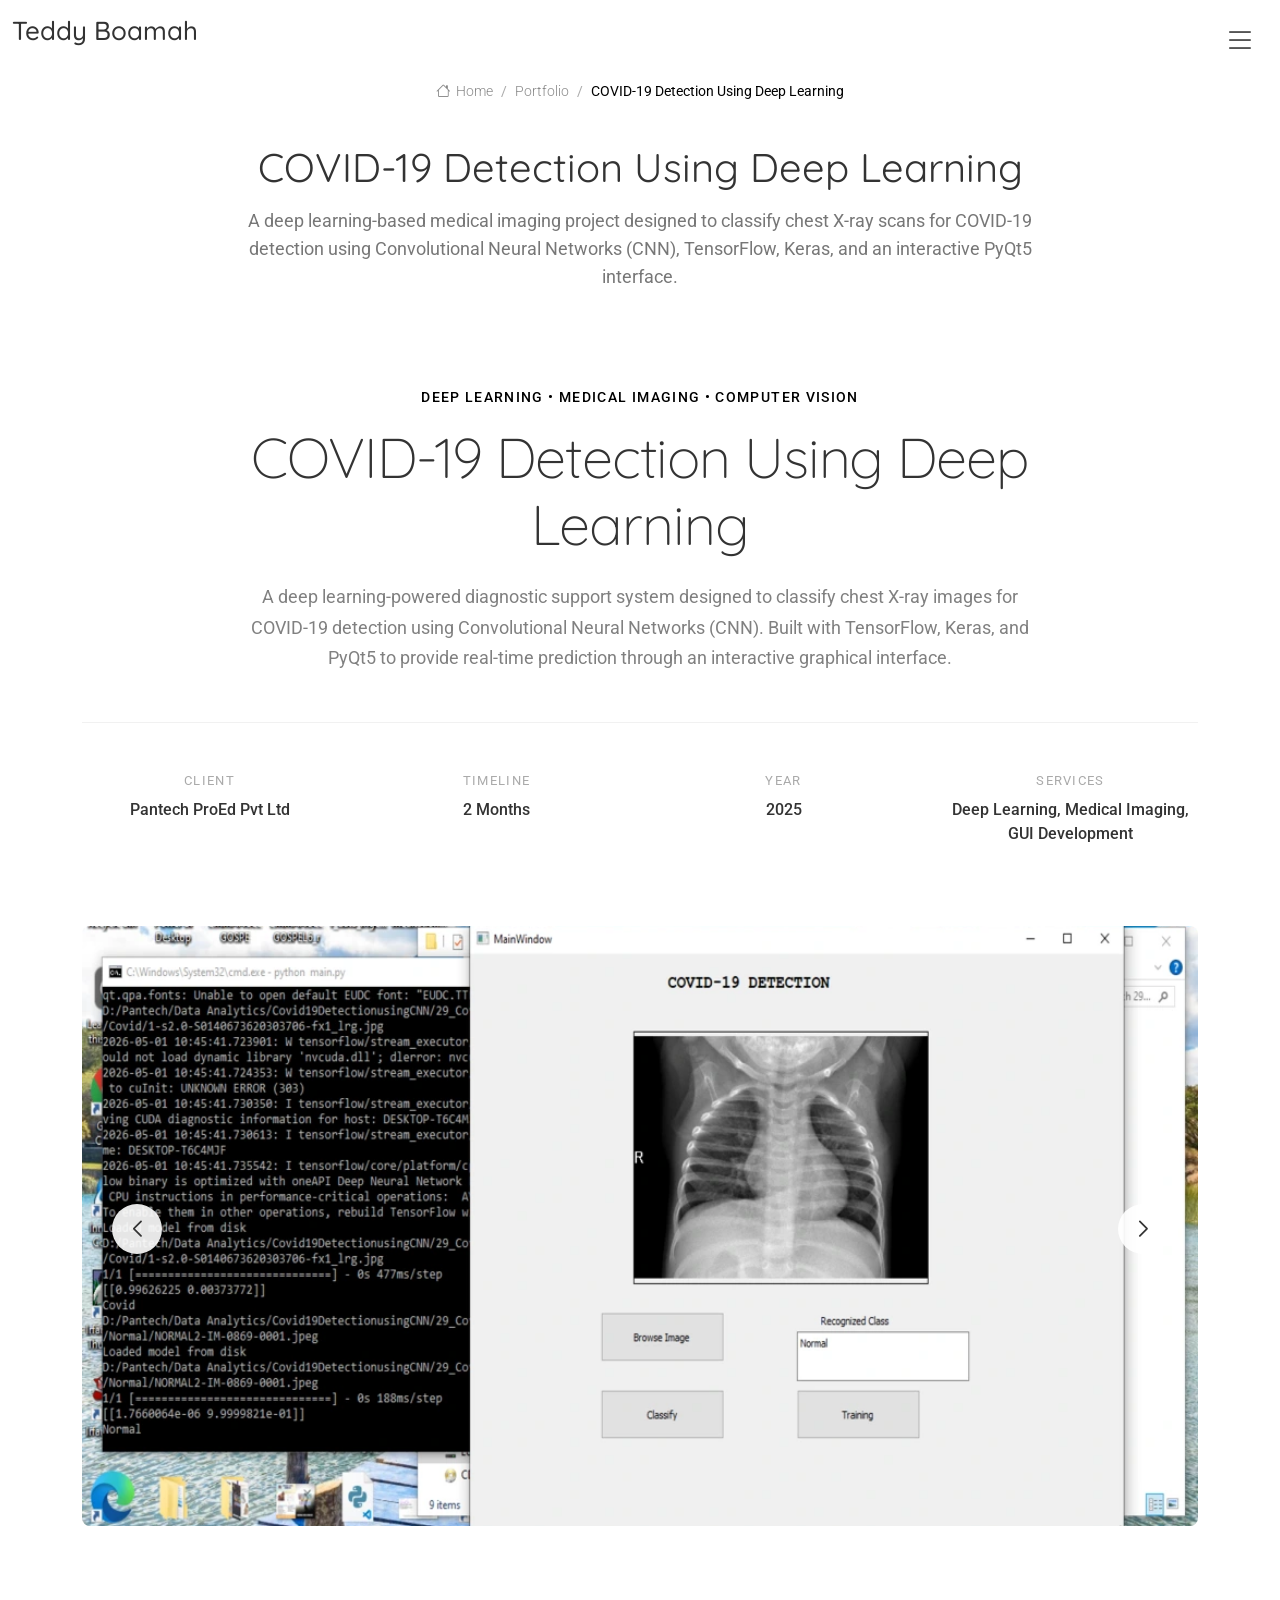
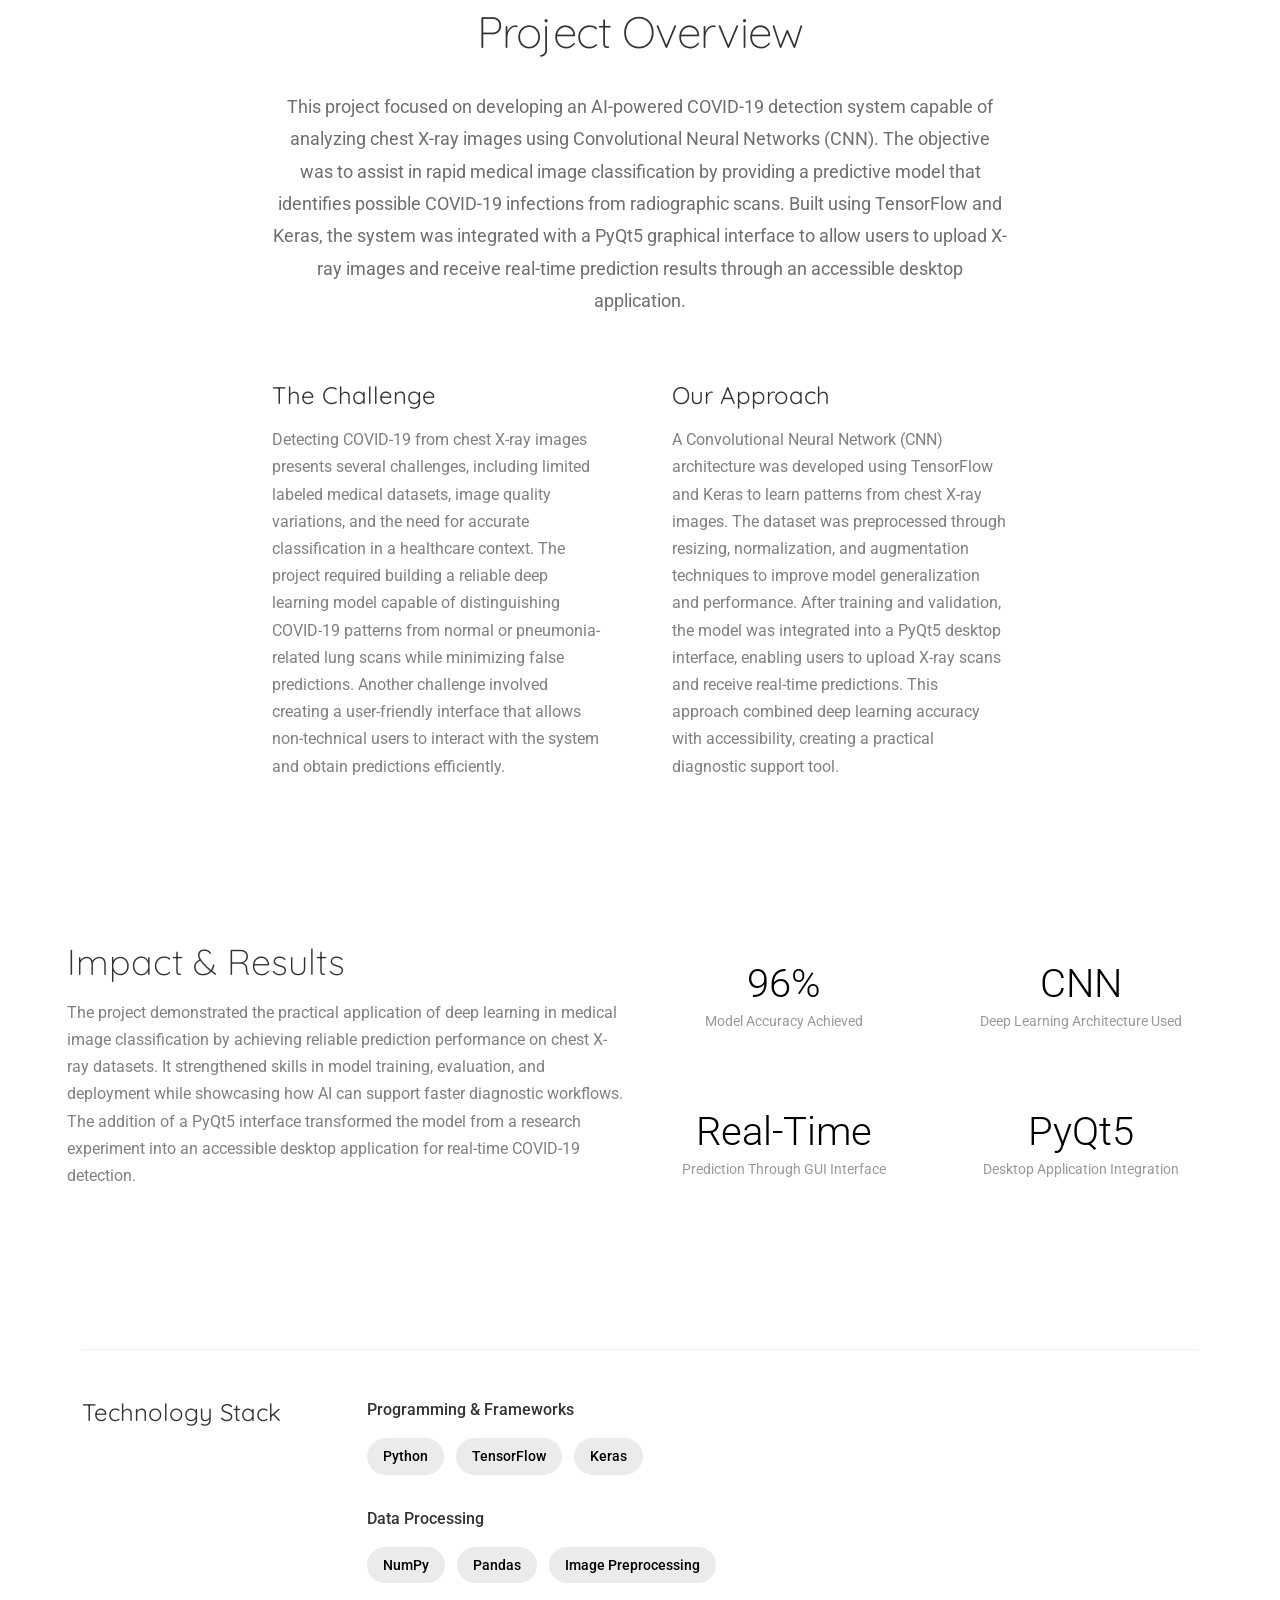
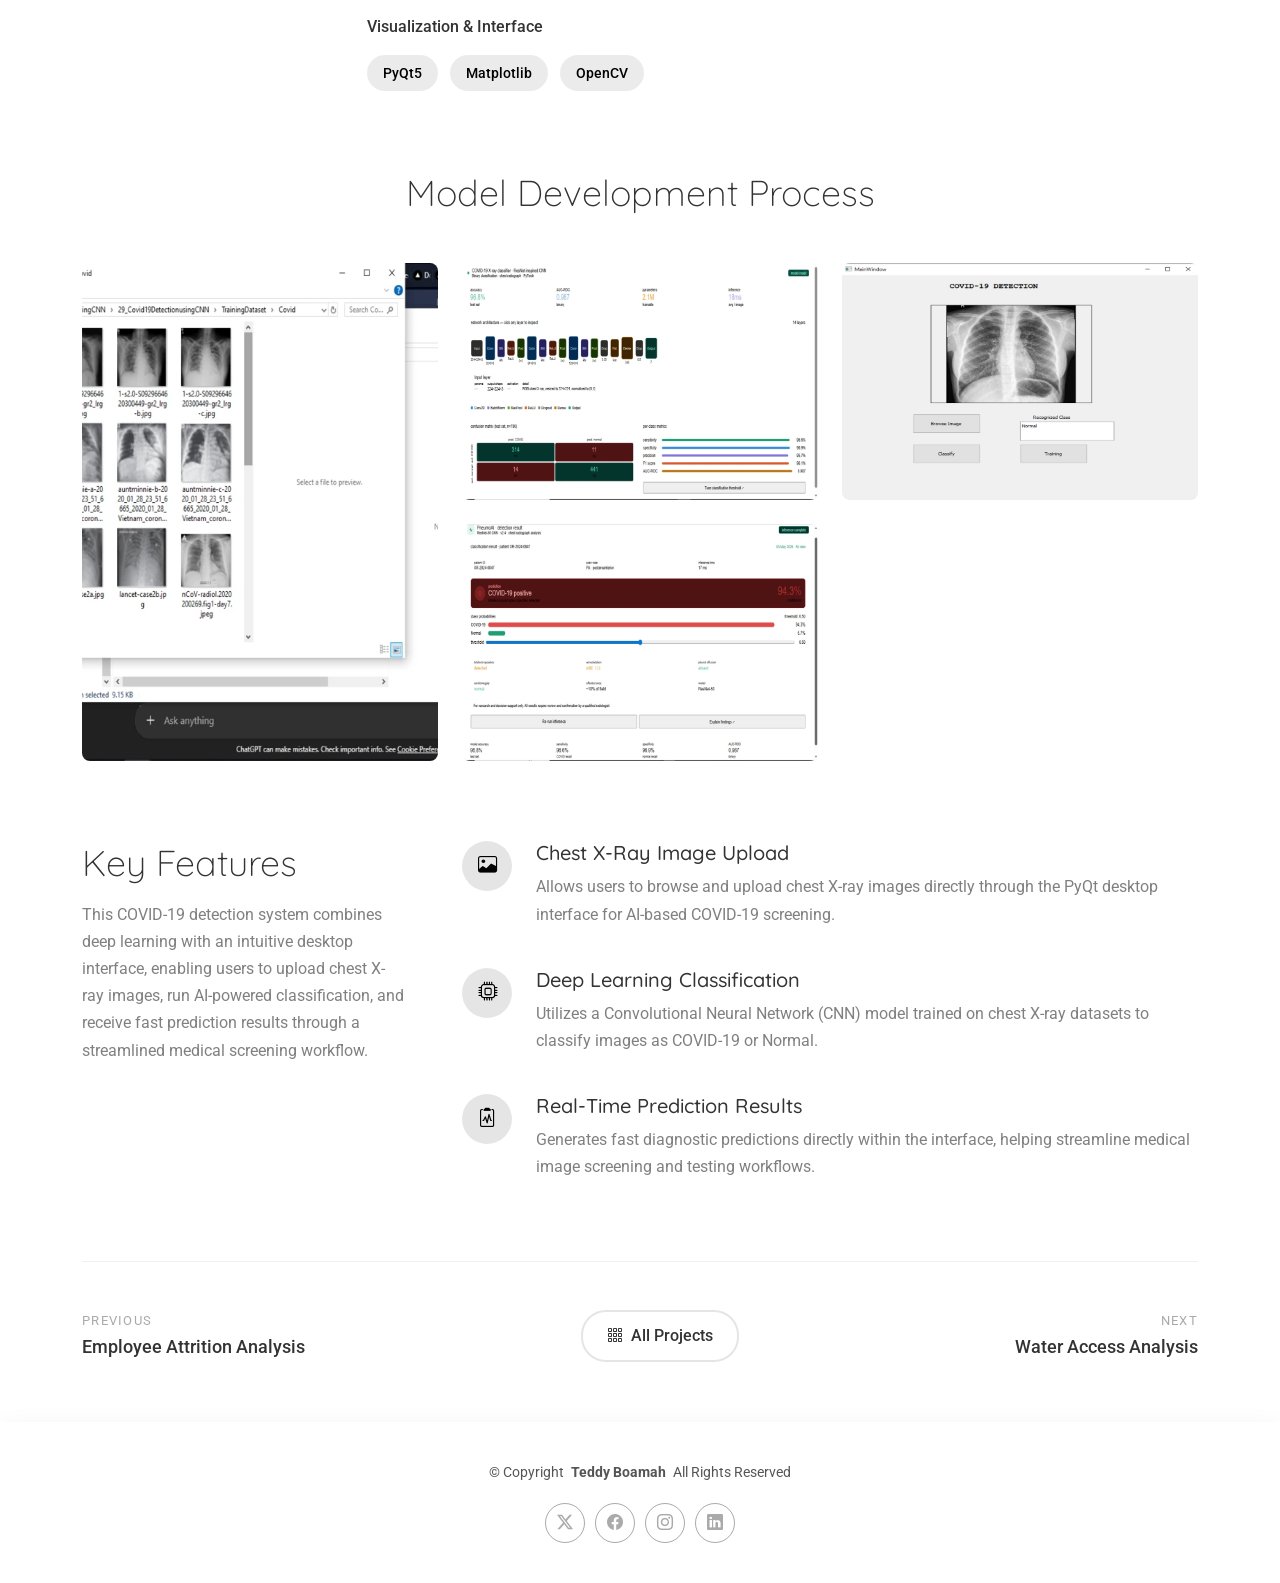
<file: portfolio-covid19.html>
<!DOCTYPE html>
<html lang="en">

<head>
  <meta charset="utf-8">
  <meta content="width=device-width, initial-scale=1.0" name="viewport">
  <title>COVID-19 Detection Using Deep Learning | Teddy Boamah Portfolio</title>
  <meta name="description" content="Portfolio project by Teddy Boamah showcasing 
    a deep learning-based COVID-19 detection system using CNN, TensorFlow, Keras, 
    and PyQt5 for chest X-ray image classification.">
  <meta name="keywords" content="COVID-19 Detection, Deep Learning, CNN, TensorFlow, 
    Keras, PyQt5, Medical Imaging, Chest X-ray Classification, Artificial Intelligence, 
    Machine Learning, Teddy Boamah Portfolio">
  
    <!-- Open Graph (for sharing) -->
  <meta property="og:title" content="COVID-19 Detection Project | Teddy Boamah">
  <meta property="og:description" content="Deep learning model for COVID-19 detection using CNN. View implementation and results.">
  <meta property="og:image" content="https://teddyboamah.com/assets/img/portfolio/covid_file1.webp">
  <meta property="og:url" content="https://teddyboamah.com/portfolio-covid19.html">
  <meta property="og:type" content="article">
  <meta property="og:site_name" content="Teddy Boamah Portfolio">

  <!-- Favicons -->
  <link rel="icon" href="/favicon.ico">
  <link rel="icon" type="image/png" sizes="32x32" href="/assets/img/favicon.png">

  <!-- Fonts -->
  <link href="https://fonts.googleapis.com" rel="preconnect">
  <link href="https://fonts.gstatic.com" rel="preconnect" crossorigin>
  <link href="https://fonts.googleapis.com/css2?family=Roboto:ital,wght@0,100;0,300;0,400;0,500;0,700;0,900;1,100;1,300;1,400;1,500;1,700;1,900&family=Raleway:ital,wght@0,100;0,200;0,300;0,400;0,500;0,600;0,700;0,800;0,900;1,100;1,200;1,300;1,400;1,500;1,600;1,700;1,800;1,900&family=Quicksand:wght@300;400;500;600;700&display=swap" rel="stylesheet">

  <!-- Vendor CSS Files -->
  <link href="assets/vendor/bootstrap/css/bootstrap.min.css" rel="stylesheet">
  <link href="assets/vendor/bootstrap-icons/bootstrap-icons.css" rel="stylesheet">
  <link href="assets/vendor/aos/aos.css" rel="stylesheet">
  <link href="assets/vendor/glightbox/css/glightbox.min.css" rel="stylesheet">
  <link href="assets/vendor/swiper/swiper-bundle.min.css" rel="stylesheet">

  <!-- Main CSS File -->
  <link href="assets/css/main.css" rel="stylesheet">

  <!-- Canonical tag for SEO -->
  <link rel="canonical" href="https://teddyboamah.com/portfolio-covid19.html">


</head>

<body class="portfolio-details-page">

  <header id="header" class="header d-flex align-items-center position-relative">
    <div class="container-fluid position-relative d-flex align-items-center justify-content-between">

      <a href="index.html" class="logo d-flex align-items-center">
        <!-- Uncomment the line below if you also wish to use an image logo -->
        <!-- <img src="assets/img/logo.webp" alt=""> -->
        <h1 class="sitename">Teddy Boamah</h1>
      </a>

      <nav id="navmenu" class="navmenu">
        <ul>
          <li><a href="index.html#hero">Home</a></li>
          <li><a href="index.html#about">About</a></li>
          <li><a href="index.html#resume">Resume</a></li>
          <li><a href="index.html#portfolio">Portfolio</a></li>
          <li><a href="index.html#services">Services</a></li>
          
          <li><a href="index.html#contact">Contact</a></li>
        </ul>
        <i class="mobile-nav-toggle d-xl-none bi bi-list"></i>
      </nav>

    </div>
  </header>

  <main class="main">

    <!-- Page Title -->
    <div class="page-title">
      <div class="breadcrumbs">
        <nav aria-label="breadcrumb">
          <ol class="breadcrumb">
            <li class="breadcrumb-item"><a href="index.html#hero"><i class="bi bi-house"></i> Home</a></li>
            <li class="breadcrumb-item"><a href="index.html#portfolio">Portfolio</a></li>
            <li class="breadcrumb-item active current">COVID-19 Detection Using Deep Learning</li>
          </ol>
        </nav>
      </div>

      <div class="title-wrapper">
        <h1>COVID-19 Detection Using Deep Learning</h1>
        <p>A deep learning-based medical imaging project designed to classify chest X-ray scans for COVID-19 detection 
            using Convolutional Neural Networks (CNN), TensorFlow, Keras, and an interactive PyQt5 interface.
        </p>
      </div>
    </div><!-- End Page Title -->

    <!-- Portfolio Details Section -->
    <section id="portfolio-details" class="portfolio-details section">

      <div class="container" data-aos="fade-up" data-aos-delay="100">

        <div class="project-hero">
          <div class="hero-content" data-aos="fade-up">
            <div class="project-category">Deep Learning • Medical Imaging • Computer Vision</div>
            <h1 class="project-title">COVID-19 Detection Using Deep Learning</h1>
            <p class="project-subtitle">
                A deep learning-powered diagnostic support system designed to classify 
                chest X-ray images for COVID-19 detection using Convolutional Neural Networks (CNN). 
                Built with TensorFlow, Keras, and PyQt5 to provide real-time prediction 
                through an interactive graphical interface.
            </p>
          </div>

          <div class="project-meta-grid" data-aos="fade-up" data-aos-delay="200">
            <div class="meta-column">
              <div class="meta-label">Client</div>
              <div class="meta-value">Pantech ProEd Pvt Ltd</div>
            </div>
            <div class="meta-column">
              <div class="meta-label">Timeline</div>
              <div class="meta-value">2 Months</div>
            </div>
            <div class="meta-column">
              <div class="meta-label">Year</div>
              <div class="meta-value">2025</div>
            </div>
            <div class="meta-column">
              <div class="meta-label">Services</div>
              <div class="meta-value">Deep Learning, Medical Imaging, GUI Development</div>
            </div>
          </div>
        </div>

        <div class="visual-showcase" data-aos="zoom-in" data-aos-delay="100">
          <div class="main-visual">
            <div class="portfolio-details-slider swiper init-swiper">
              <script type="application/json" class="swiper-config">
                {
                  "loop": true,
                  "speed": 600,
                  "autoplay": {
                    "delay": 4000
                  },
                  "effect": "creative",
                  "creativeEffect": {
                    "prev": {
                      "shadow": false,
                      "translate": ["-120%", 0, -500]
                    },
                    "next": {
                      "shadow": false,
                      "translate": ["120%", 0, -500]
                    }
                  },
                  "slidesPerView": 1,
                  "navigation": {
                    "nextEl": ".swiper-button-next",
                    "prevEl": ".swiper-button-prev"
                  }
                }
              </script>
              <div class="swiper-wrapper">
                <div class="swiper-slide">
                  <img src="assets/img/portfolio/covid_file1.webp" alt="COVID-19 detector" class="img-fluid" loading="lazy">
                </div>
                <div class="swiper-slide">
                  <img src="assets/img/portfolio/covid_2.webp" alt="COVID-19 detector" class="img-fluid" loading="lazy">
                </div>
                <div class="swiper-slide">
                  <img src="assets/img/portfolio/covid_3.webp" alt="COVID-19 detector" class="img-fluid" loading="lazy">
                </div>
              </div>
              <div class="swiper-button-next"></div>
              <div class="swiper-button-prev"></div>
            </div>
          </div>
        </div>

        <div class="content-section">
          <div class="row">
            <div class="col-lg-8 offset-lg-2">
              <div class="project-overview" data-aos="fade-up">
                <h2>Project Overview</h2>
                <p class="overview-text">This project focused on developing an AI-powered COVID-19 detection system capable of 
                    analyzing chest X-ray images using Convolutional Neural Networks (CNN). The objective was to assist in 
                    rapid medical image classification by providing a predictive model that identifies possible COVID-19 infections 
                    from radiographic scans. Built using TensorFlow and Keras, the system was integrated with a PyQt5 graphical interface 
                    to allow users to upload X-ray images and receive real-time prediction results through an accessible desktop application.
                </p>

                <div class="challenge-solution">
                  <div class="challenge-block" data-aos="fade-up" data-aos-delay="100">
                    <h3>The Challenge</h3>
                    <p>Detecting COVID-19 from chest X-ray images presents several challenges, including limited labeled medical datasets, 
                        image quality variations, and the need for accurate classification in a healthcare context. The project required 
                        building a reliable deep learning model capable of distinguishing COVID-19 patterns from normal or pneumonia-related 
                        lung scans while minimizing false predictions. Another challenge involved creating a user-friendly interface that allows 
                        non-technical users to interact with the system and obtain predictions efficiently.
                    </p>
                  </div>

                  <div class="solution-block" data-aos="fade-up" data-aos-delay="200">
                    <h3>Our Approach</h3>
                    <p>A Convolutional Neural Network (CNN) architecture was developed using TensorFlow and Keras to learn patterns from 
                        chest X-ray images. The dataset was preprocessed through resizing, normalization, and augmentation techniques to 
                        improve model generalization and performance. After training and validation, the model was integrated into a 
                        PyQt5 desktop interface, enabling users to upload X-ray scans and receive real-time predictions. This approach 
                        combined deep learning accuracy with accessibility, creating a practical diagnostic support tool.
                    </p>
                  </div>
                </div>
              </div>
            </div>
          </div>
        </div>

        <div class="metrics-showcase" data-aos="fade-up" data-aos-delay="100">
          <div class="row align-items-center">
            <div class="col-lg-6">
              <div class="metrics-content">
                <h3>Impact &amp; Results</h3>
                <p>The project demonstrated the practical application of deep learning in 
                    medical image classification by achieving reliable prediction performance on 
                    chest X-ray datasets. It strengthened skills in model training, evaluation, 
                    and deployment while showcasing how AI can support faster diagnostic workflows. 
                    The addition of a PyQt5 interface transformed the model from a research experiment 
                    into an accessible desktop application for real-time COVID-19 detection.
                </p>
              </div>
            </div>
            <div class="col-lg-6">
              <div class="metrics-grid">
                <div class="metric-item" data-aos="fade-up" data-aos-delay="200">
                  <div class="metric-number">96%</div>
                  <div class="metric-label">Model Accuracy Achieved</div>
                </div>
                <div class="metric-item" data-aos="fade-up" data-aos-delay="250">
                  <div class="metric-number">CNN</div>
                  <div class="metric-label">Deep Learning Architecture Used</div>
                </div>
                <div class="metric-item" data-aos="fade-up" data-aos-delay="300">
                  <div class="metric-number">Real-Time</div>
                  <div class="metric-label">Prediction Through GUI Interface</div>
                </div>
                <div class="metric-item" data-aos="fade-up" data-aos-delay="350">
                  <div class="metric-number">PyQt5</div>
                  <div class="metric-label">Desktop Application Integration</div>
                </div>
              </div>
            </div>
          </div>
        </div>

        <div class="technology-stack" data-aos="fade-up" data-aos-delay="100">
          <div class="row">
            <div class="col-lg-3">
              <h3>Technology Stack</h3>
            </div>
            <div class="col-lg-9">
              <div class="tech-categories">
                <div class="tech-category" data-aos="fade-up" data-aos-delay="150">
                  <div class="category-title">Programming & Frameworks</div>
                  <div class="tech-list">
                    <span class="tech-item">Python</span>
                    <span class="tech-item">TensorFlow</span>
                    <span class="tech-item">Keras</span>
                  </div>
                </div>
                <div class="tech-category" data-aos="fade-up" data-aos-delay="200">
                  <div class="category-title">Data Processing</div>
                  <div class="tech-list">
                    <span class="tech-item">NumPy</span>
                    <span class="tech-item">Pandas</span>
                    <span class="tech-item">Image Preprocessing</span>
                  </div>
                </div>
                <div class="tech-category" data-aos="fade-up" data-aos-delay="250">
                  <div class="category-title">Visualization & Interface</div>
                  <div class="tech-list">
                    <span class="tech-item">PyQt5</span>
                    <span class="tech-item">Matplotlib</span>
                    <span class="tech-item">OpenCV</span>
                  </div>
                </div>
              </div>
            </div>
          </div>
        </div>

        <div class="process-gallery" data-aos="fade-up" data-aos-delay="100">
          <h3>Model Development Process</h3>
          <div class="gallery-masonry">
            <div class="gallery-item large" data-aos="fade-up" data-aos-delay="150">
              <img src="assets/img/portfolio/covid_data_r.webp" alt="COVID-19 chest X-ray dataset preprocessing and preparation" class="img-fluid glightbox" loading="lazy">
              <div class="gallery-caption">Dataset preparation &amp; cleaning</div>
            </div>
            <div class="gallery-item" data-aos="fade-up" data-aos-delay="200">
              <img src="assets/img/portfolio/validation_dashboard.webp" alt="CNN architecture used for COVID-19 chest X-ray classification" class="img-fluid glightbox" loading="lazy">
              <div class="gallery-caption">CNN Model Architecture</div>
            </div>
            <div class="gallery-item" data-aos="fade-up" data-aos-delay="250">
              <img src="assets/img/portfolio/covid_GUI.webp" alt="PyQt Detection Interface for COVID-19 detection" class="img-fluid glightbox" loading="lazy">
              <div class="gallery-caption">PyQt Detection Interface</div>
            </div>
            <div class="gallery-item" data-aos="fade-up" data-aos-delay="300">
              <img src="assets/img/portfolio/testing_dashboard_covid.webp" alt="Prediction dashboard for COVID-19" class="img-fluid glightbox" loading="lazy">
              <div class="gallery-caption">Prediction Results &amp; Testing</div>
            </div>
          </div>
        </div>

        <div class="key-features-section" data-aos="fade-up" data-aos-delay="100">
          <div class="row">
            <div class="col-lg-4">
              <div class="features-intro">
                <h3>Key Features</h3>
                <p>This COVID-19 detection system combines deep learning with an intuitive desktop interface, enabling users to upload chest X-ray images, 
                  run AI-powered classification, and receive fast prediction results through a streamlined medical screening workflow.
                </p>
              </div>
            </div>
            <div class="col-lg-8">
              <div class="features-list">
                <div class="feature-row" data-aos="fade-up" data-aos-delay="150">
                  <div class="feature-icon">
                    <i class="bi bi-image"></i>
                  </div>
                  <div class="feature-content">
                    <h4>Chest X-Ray Image Upload</h4>
                    <p>Allows users to browse and upload chest X-ray images directly through 
                      the PyQt desktop interface for AI-based COVID-19 screening.
                    </p>
                  </div>
                </div>
                <div class="feature-row" data-aos="fade-up" data-aos-delay="200">
                  <div class="feature-icon">
                    <i class="bi bi-cpu"></i>
                  </div>
                  <div class="feature-content">
                    <h4>Deep Learning Classification</h4>
                    <p>Utilizes a Convolutional Neural Network (CNN) model trained on 
                      chest X-ray datasets to classify images as COVID-19 or Normal.
                    </p>
                  </div>
                </div>
                <div class="feature-row" data-aos="fade-up" data-aos-delay="250">
                  <div class="feature-icon">
                    <i class="bi bi-clipboard2-pulse"></i>
                  </div>
                  <div class="feature-content">
                    <h4>Real-Time Prediction Results</h4>
                    <p>Generates fast diagnostic predictions directly within the interface, 
                      helping streamline medical image screening and testing workflows.
                    </p>
                  </div>
                </div>
              </div>
            </div>
          </div>
        </div>

        <div class="project-footer" data-aos="fade-up" data-aos-delay="200">
          <div class="footer-navigation">
            <a href="portfolio-employee-attrition.html" class="nav-link prev-project">
              <span class="nav-direction">Previous</span>
              <span class="nav-title">Employee Attrition Analysis</span>
            </a>
            <a href="index.html#portfolio" class="nav-link all-projects">
              <i class="bi bi-grid-3x3-gap"></i>
              <span>All Projects</span>
            </a>
            <a href="portfolio-maji-ndogo.html" class="nav-link next-project">
              <span class="nav-direction">Next</span>
              <span class="nav-title">Water Access Analysis</span>
            </a>
          </div>
        </div>

      </div>

    </section><!-- /Portfolio Details Section -->

  </main>

  <footer id="footer" class="footer">

    <div class="container">
      <div class="copyright text-center ">
        <p>© <span>Copyright</span> <strong class="px-1 sitename">Teddy Boamah</strong> <span>All Rights Reserved</span></p>
      </div>
      <div class="social-links d-flex justify-content-center">
        <a href=""><i class="bi bi-twitter-x"></i></a>
        <a href=""><i class="bi bi-facebook"></i></a>
        <a href=""><i class="bi bi-instagram"></i></a>
        <a href=""><i class="bi bi-linkedin"></i></a>
      </div>
     
    </div>

  </footer>

  <!-- Scroll Top -->
  <a href="#" id="scroll-top" class="scroll-top d-flex align-items-center justify-content-center"><i class="bi bi-arrow-up-short"></i></a>

  <!-- Preloader -->
  <div id="preloader">
    <div></div>
    <div></div>
    <div></div>
    <div></div>
  </div>

  <!-- Vendor JS Files -->
  <script src="assets/vendor/bootstrap/js/bootstrap.bundle.min.js"></script>
  <script src="assets/vendor/php-email-form/validate.js"></script>
  <script src="assets/vendor/aos/aos.js"></script>
  <script src="assets/vendor/typed.js/typed.umd.js"></script>
  <script src="assets/vendor/waypoints/noframework.waypoints.js"></script>
  <script src="assets/vendor/imagesloaded/imagesloaded.pkgd.min.js"></script>
  <script src="assets/vendor/isotope-layout/isotope.pkgd.min.js"></script>
  <script src="assets/vendor/glightbox/js/glightbox.min.js"></script>
  <script src="assets/vendor/swiper/swiper-bundle.min.js"></script>

  <!-- Main JS File -->
  <script src="assets/js/main.js"></script>

</body>

</html>
</file>
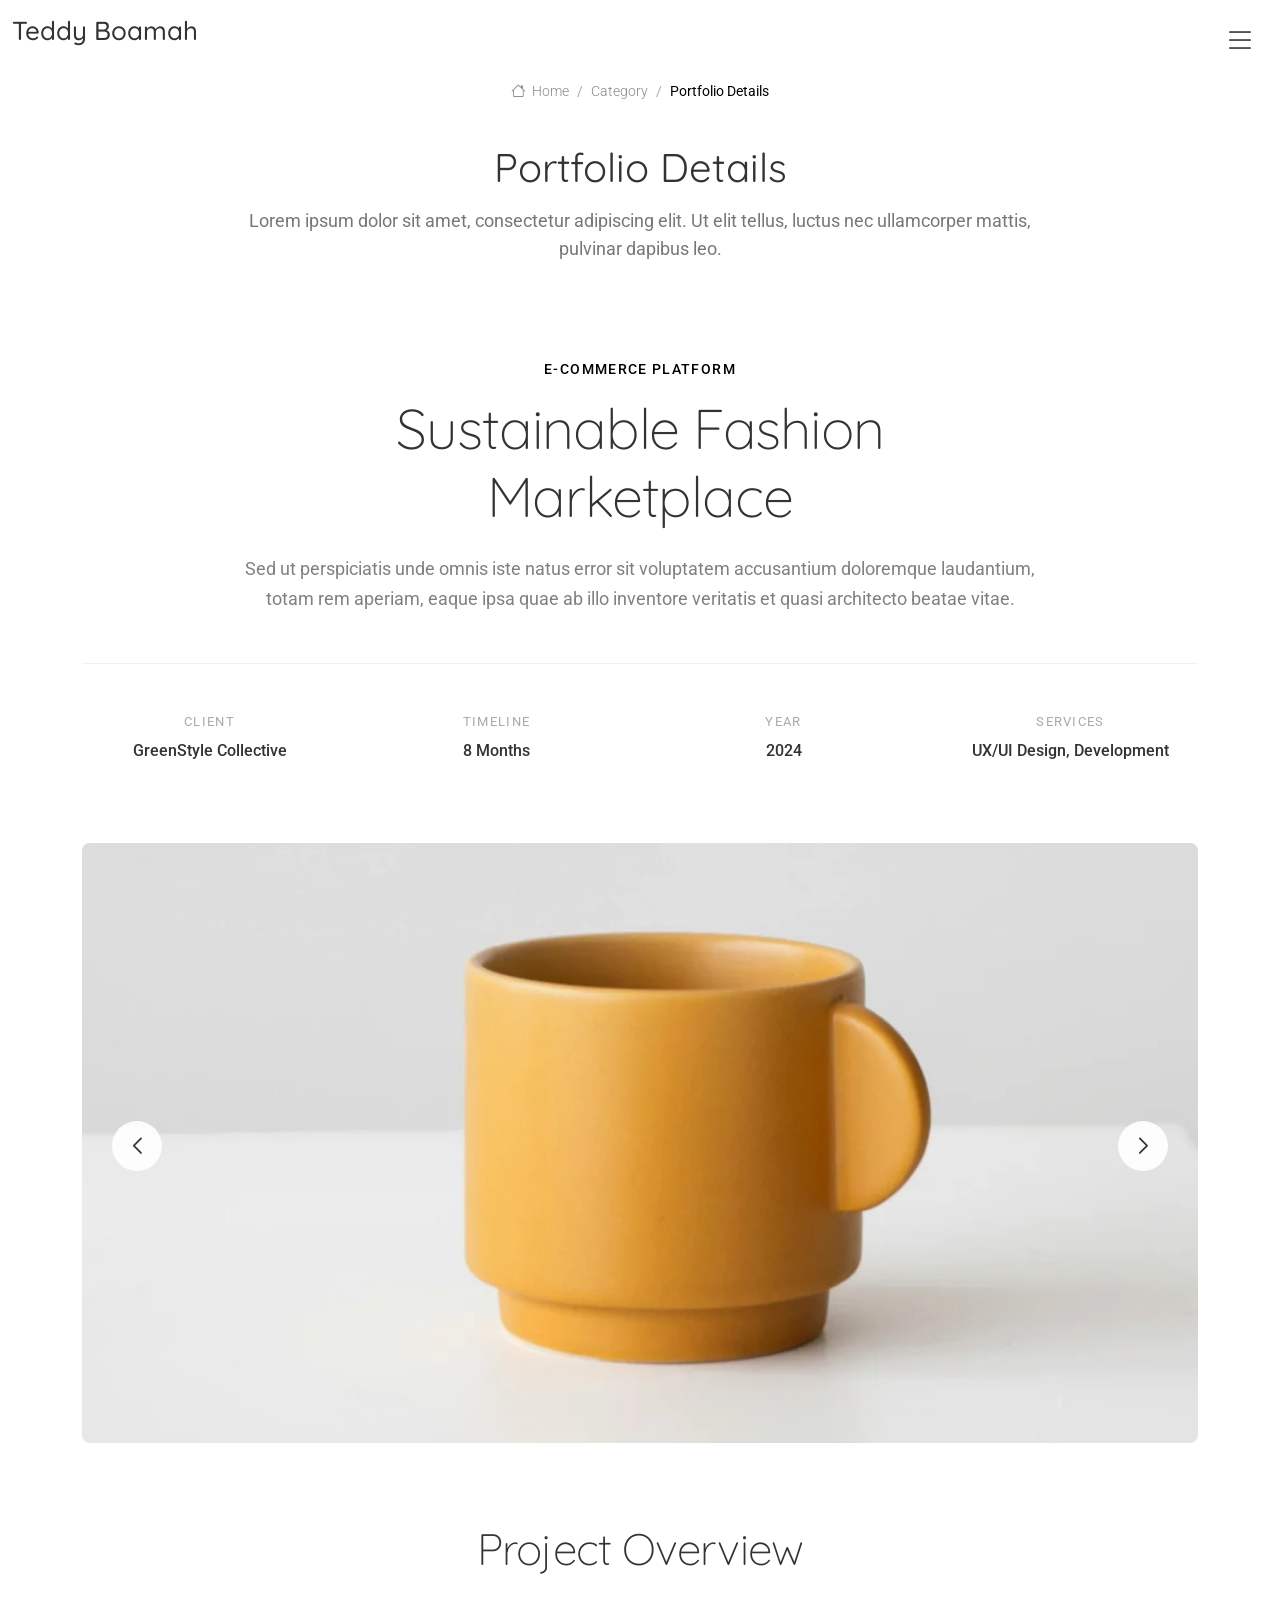
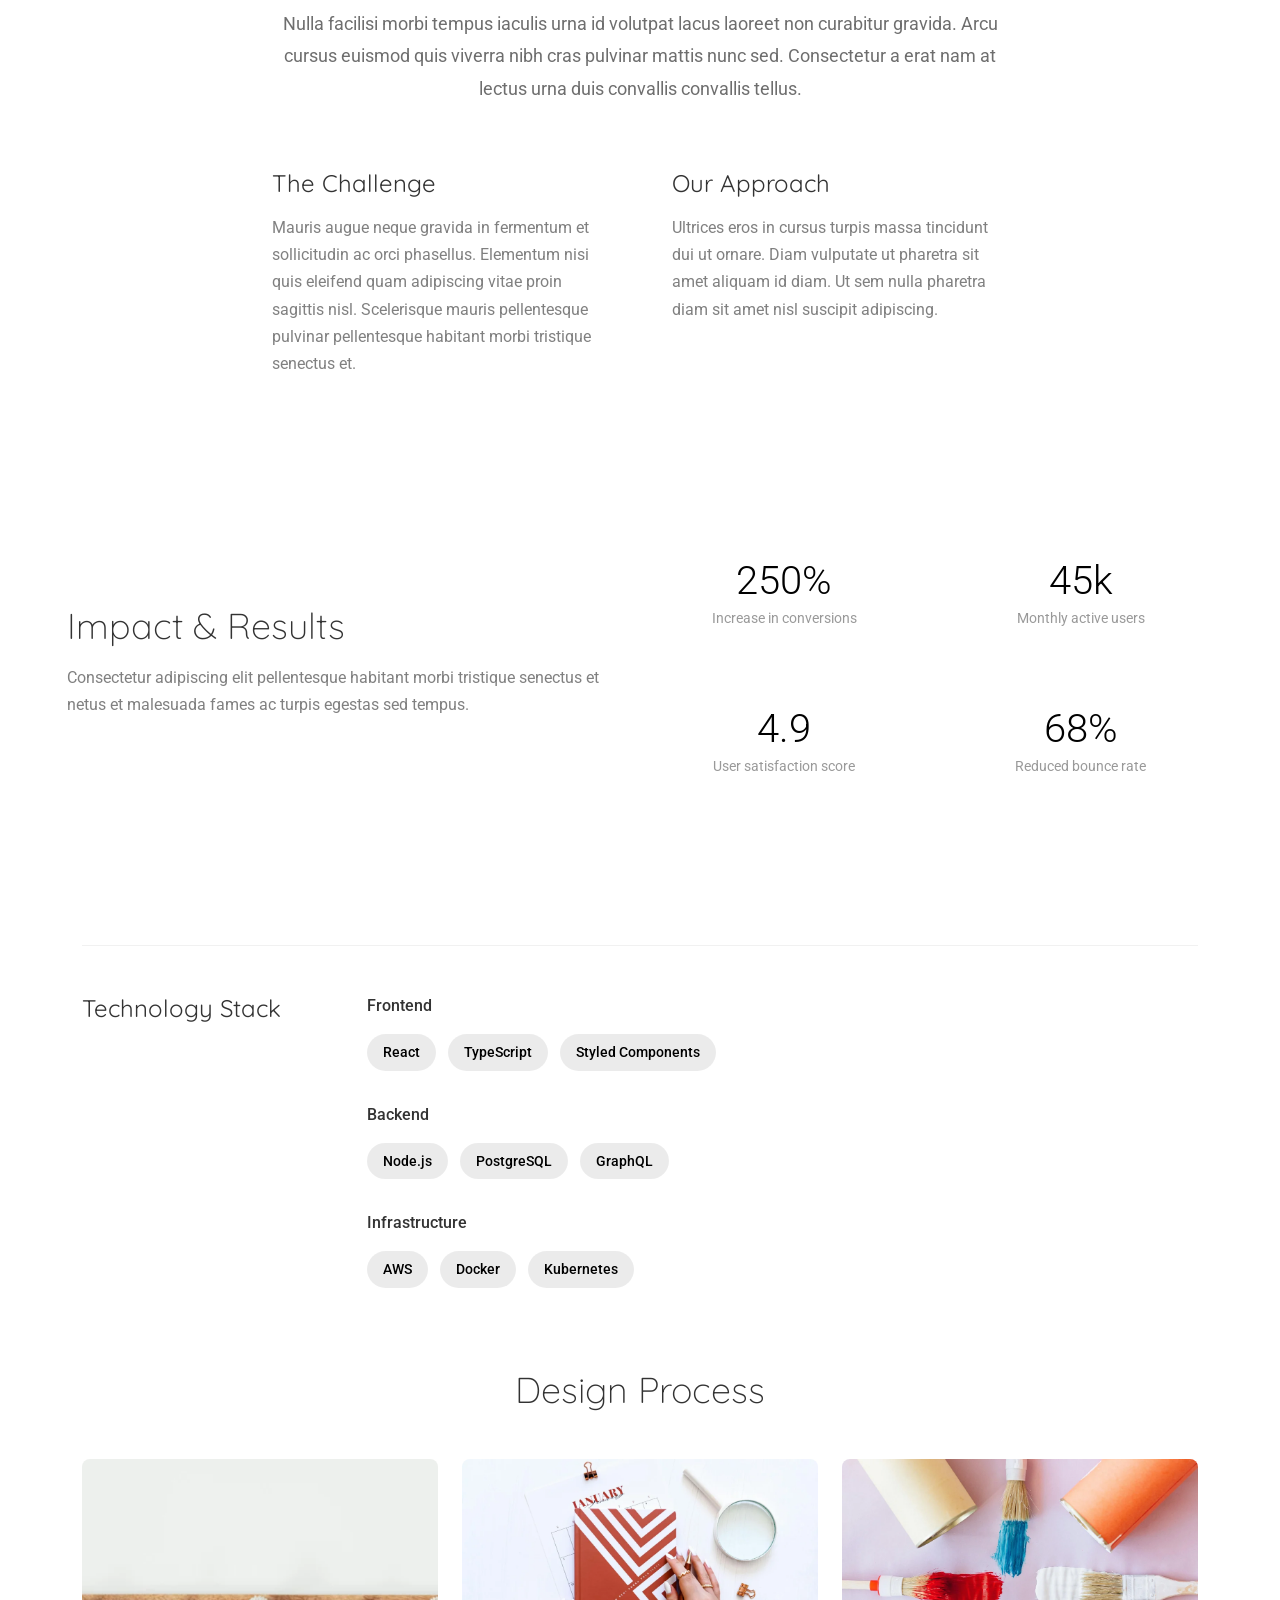
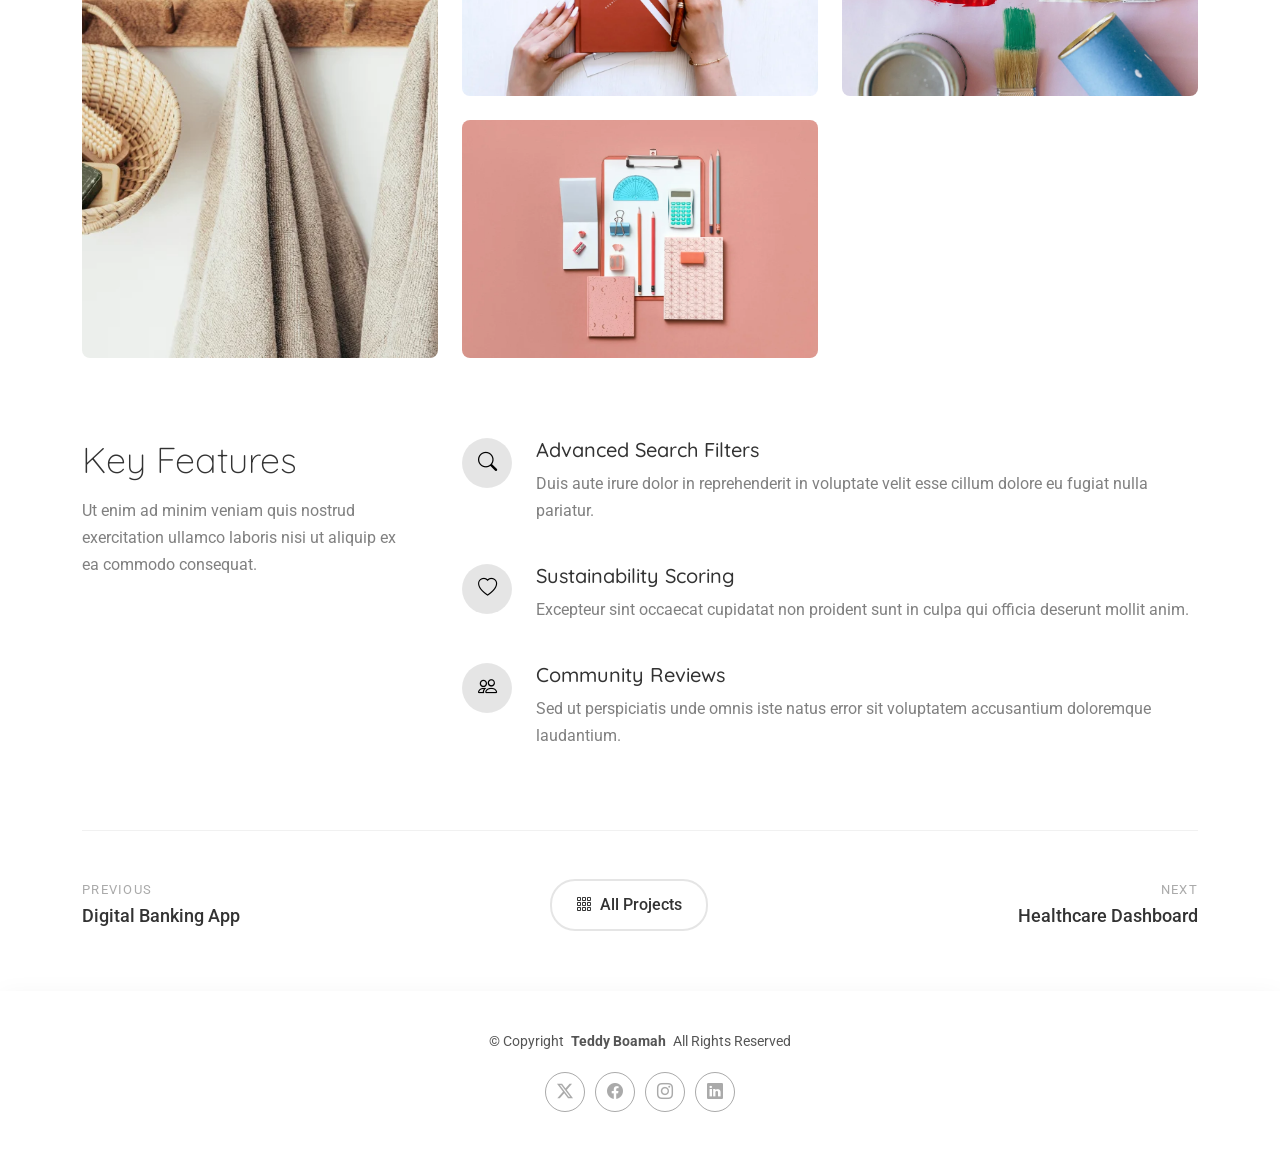
<file: portfolio-details.html>
<!DOCTYPE html>
<html lang="en">

<head>
  <meta charset="utf-8">
  <meta content="width=device-width, initial-scale=1.0" name="viewport">
  <title>Teddy Boamah | AI Developer & Data Scientist</title>
  <meta name="description" content="">
  <meta name="keywords" content="">

  <!-- Favicons -->
  <link href="assets/img/favicon.png" rel="icon">
  <link href="assets/img/apple-touch-icon.png" rel="apple-touch-icon">

  <!-- Fonts -->
  <link href="https://fonts.googleapis.com" rel="preconnect">
  <link href="https://fonts.gstatic.com" rel="preconnect" crossorigin>
  <link href="https://fonts.googleapis.com/css2?family=Roboto:ital,wght@0,100;0,300;0,400;0,500;0,700;0,900;1,100;1,300;1,400;1,500;1,700;1,900&family=Raleway:ital,wght@0,100;0,200;0,300;0,400;0,500;0,600;0,700;0,800;0,900;1,100;1,200;1,300;1,400;1,500;1,600;1,700;1,800;1,900&family=Quicksand:wght@300;400;500;600;700&display=swap" rel="stylesheet">

  <!-- Vendor CSS Files -->
  <link href="assets/vendor/bootstrap/css/bootstrap.min.css" rel="stylesheet">
  <link href="assets/vendor/bootstrap-icons/bootstrap-icons.css" rel="stylesheet">
  <link href="assets/vendor/aos/aos.css" rel="stylesheet">
  <link href="assets/vendor/glightbox/css/glightbox.min.css" rel="stylesheet">
  <link href="assets/vendor/swiper/swiper-bundle.min.css" rel="stylesheet">

  <!-- Main CSS File -->
  <link href="assets/css/main.css" rel="stylesheet">


</head>

<body class="portfolio-details-page">

  <header id="header" class="header d-flex align-items-center position-relative">
    <div class="container-fluid position-relative d-flex align-items-center justify-content-between">

      <a href="index.html" class="logo d-flex align-items-center">
        <!-- Uncomment the line below if you also wish to use an image logo -->
        <!-- <img src="assets/img/logo.webp" alt=""> -->
        <h1 class="sitename">Teddy Boamah</h1>
      </a>

      <nav id="navmenu" class="navmenu">
        <ul>
          <li><a href="#hero">Home</a></li>
          <li><a href="#about">About</a></li>
          <li><a href="#resume">Resume</a></li>
          <li><a href="#portfolio">Portfolio</a></li>
          <li><a href="#services">Services</a></li>
          <li class="dropdown"><a href="#"><span>Dropdown</span> <i class="bi bi-chevron-down toggle-dropdown"></i></a>
            <ul>
              <li><a href="#">Dropdown 1</a></li>
              <li class="dropdown"><a href="#"><span>Deep Dropdown</span> <i class="bi bi-chevron-down toggle-dropdown"></i></a>
                <ul>
                  <li><a href="#">Deep Dropdown 1</a></li>
                  <li><a href="#">Deep Dropdown 2</a></li>
                  <li><a href="#">Deep Dropdown 3</a></li>
                  <li><a href="#">Deep Dropdown 4</a></li>
                  <li><a href="#">Deep Dropdown 5</a></li>
                </ul>
              </li>
              <li><a href="#">Dropdown 2</a></li>
              <li><a href="#">Dropdown 3</a></li>
              <li><a href="#">Dropdown 4</a></li>
            </ul>
          </li>
          <li><a href="#contact">Contact</a></li>
        </ul>
        <i class="mobile-nav-toggle d-xl-none bi bi-list"></i>
      </nav>

    </div>
  </header>

  <main class="main">

    <!-- Page Title -->
    <div class="page-title">
      <div class="breadcrumbs">
        <nav aria-label="breadcrumb">
          <ol class="breadcrumb">
            <li class="breadcrumb-item"><a href="#"><i class="bi bi-house"></i> Home</a></li>
            <li class="breadcrumb-item"><a href="#">Category</a></li>
            <li class="breadcrumb-item active current">Portfolio Details</li>
          </ol>
        </nav>
      </div>

      <div class="title-wrapper">
        <h1>Portfolio Details</h1>
        <p>Lorem ipsum dolor sit amet, consectetur adipiscing elit. Ut elit tellus, luctus nec ullamcorper mattis, pulvinar dapibus leo.</p>
      </div>
    </div><!-- End Page Title -->

    <!-- Portfolio Details Section -->
    <section id="portfolio-details" class="portfolio-details section">

      <div class="container" data-aos="fade-up" data-aos-delay="100">

        <div class="project-hero">
          <div class="hero-content" data-aos="fade-up">
            <div class="project-category">E-Commerce Platform</div>
            <h1 class="project-title">Sustainable Fashion Marketplace</h1>
            <p class="project-subtitle">Sed ut perspiciatis unde omnis iste natus error sit voluptatem accusantium doloremque laudantium, totam rem aperiam, eaque ipsa quae ab illo inventore veritatis et quasi architecto beatae vitae.</p>
          </div>

          <div class="project-meta-grid" data-aos="fade-up" data-aos-delay="200">
            <div class="meta-column">
              <div class="meta-label">Client</div>
              <div class="meta-value">GreenStyle Collective</div>
            </div>
            <div class="meta-column">
              <div class="meta-label">Timeline</div>
              <div class="meta-value">8 Months</div>
            </div>
            <div class="meta-column">
              <div class="meta-label">Year</div>
              <div class="meta-value">2024</div>
            </div>
            <div class="meta-column">
              <div class="meta-label">Services</div>
              <div class="meta-value">UX/UI Design, Development</div>
            </div>
          </div>
        </div>

        <div class="visual-showcase" data-aos="zoom-in" data-aos-delay="100">
          <div class="main-visual">
            <div class="portfolio-details-slider swiper init-swiper">
              <script type="application/json" class="swiper-config">
                {
                  "loop": true,
                  "speed": 600,
                  "autoplay": {
                    "delay": 4000
                  },
                  "effect": "creative",
                  "creativeEffect": {
                    "prev": {
                      "shadow": false,
                      "translate": ["-120%", 0, -500]
                    },
                    "next": {
                      "shadow": false,
                      "translate": ["120%", 0, -500]
                    }
                  },
                  "slidesPerView": 1,
                  "navigation": {
                    "nextEl": ".swiper-button-next",
                    "prevEl": ".swiper-button-prev"
                  }
                }
              </script>
              <div class="swiper-wrapper">
                <div class="swiper-slide">
                  <img src="assets/img/portfolio/portfolio-5.webp" alt="Project showcase" class="img-fluid" loading="lazy">
                </div>
                <div class="swiper-slide">
                  <img src="assets/img/portfolio/portfolio-7.webp" alt="Project showcase" class="img-fluid" loading="lazy">
                </div>
                <div class="swiper-slide">
                  <img src="assets/img/portfolio/portfolio-8.webp" alt="Project showcase" class="img-fluid" loading="lazy">
                </div>
              </div>
              <div class="swiper-button-next"></div>
              <div class="swiper-button-prev"></div>
            </div>
          </div>
        </div>

        <div class="content-section">
          <div class="row">
            <div class="col-lg-8 offset-lg-2">
              <div class="project-overview" data-aos="fade-up">
                <h2>Project Overview</h2>
                <p class="overview-text">Nulla facilisi morbi tempus iaculis urna id volutpat lacus laoreet non curabitur gravida. Arcu cursus euismod quis viverra nibh cras pulvinar mattis nunc sed. Consectetur a erat nam at lectus urna duis convallis convallis tellus.</p>

                <div class="challenge-solution">
                  <div class="challenge-block" data-aos="fade-up" data-aos-delay="100">
                    <h3>The Challenge</h3>
                    <p>Mauris augue neque gravida in fermentum et sollicitudin ac orci phasellus. Elementum nisi quis eleifend quam adipiscing vitae proin sagittis nisl. Scelerisque mauris pellentesque pulvinar pellentesque habitant morbi tristique senectus et.</p>
                  </div>

                  <div class="solution-block" data-aos="fade-up" data-aos-delay="200">
                    <h3>Our Approach</h3>
                    <p>Ultrices eros in cursus turpis massa tincidunt dui ut ornare. Diam vulputate ut pharetra sit amet aliquam id diam. Ut sem nulla pharetra diam sit amet nisl suscipit adipiscing.</p>
                  </div>
                </div>
              </div>
            </div>
          </div>
        </div>

        <div class="metrics-showcase" data-aos="fade-up" data-aos-delay="100">
          <div class="row align-items-center">
            <div class="col-lg-6">
              <div class="metrics-content">
                <h3>Impact &amp; Results</h3>
                <p>Consectetur adipiscing elit pellentesque habitant morbi tristique senectus et netus et malesuada fames ac turpis egestas sed tempus.</p>
              </div>
            </div>
            <div class="col-lg-6">
              <div class="metrics-grid">
                <div class="metric-item" data-aos="fade-up" data-aos-delay="200">
                  <div class="metric-number">250%</div>
                  <div class="metric-label">Increase in conversions</div>
                </div>
                <div class="metric-item" data-aos="fade-up" data-aos-delay="250">
                  <div class="metric-number">45k</div>
                  <div class="metric-label">Monthly active users</div>
                </div>
                <div class="metric-item" data-aos="fade-up" data-aos-delay="300">
                  <div class="metric-number">4.9</div>
                  <div class="metric-label">User satisfaction score</div>
                </div>
                <div class="metric-item" data-aos="fade-up" data-aos-delay="350">
                  <div class="metric-number">68%</div>
                  <div class="metric-label">Reduced bounce rate</div>
                </div>
              </div>
            </div>
          </div>
        </div>

        <div class="technology-stack" data-aos="fade-up" data-aos-delay="100">
          <div class="row">
            <div class="col-lg-3">
              <h3>Technology Stack</h3>
            </div>
            <div class="col-lg-9">
              <div class="tech-categories">
                <div class="tech-category" data-aos="fade-up" data-aos-delay="150">
                  <div class="category-title">Frontend</div>
                  <div class="tech-list">
                    <span class="tech-item">React</span>
                    <span class="tech-item">TypeScript</span>
                    <span class="tech-item">Styled Components</span>
                  </div>
                </div>
                <div class="tech-category" data-aos="fade-up" data-aos-delay="200">
                  <div class="category-title">Backend</div>
                  <div class="tech-list">
                    <span class="tech-item">Node.js</span>
                    <span class="tech-item">PostgreSQL</span>
                    <span class="tech-item">GraphQL</span>
                  </div>
                </div>
                <div class="tech-category" data-aos="fade-up" data-aos-delay="250">
                  <div class="category-title">Infrastructure</div>
                  <div class="tech-list">
                    <span class="tech-item">AWS</span>
                    <span class="tech-item">Docker</span>
                    <span class="tech-item">Kubernetes</span>
                  </div>
                </div>
              </div>
            </div>
          </div>
        </div>

        <div class="process-gallery" data-aos="fade-up" data-aos-delay="100">
          <h3>Design Process</h3>
          <div class="gallery-masonry">
            <div class="gallery-item large" data-aos="fade-up" data-aos-delay="150">
              <img src="assets/img/portfolio/portfolio-11.webp" alt="Design process" class="img-fluid glightbox" loading="lazy">
              <div class="gallery-caption">User Research &amp; Personas</div>
            </div>
            <div class="gallery-item" data-aos="fade-up" data-aos-delay="200">
              <img src="assets/img/portfolio/portfolio-12.webp" alt="Design process" class="img-fluid glightbox" loading="lazy">
              <div class="gallery-caption">Wireframes</div>
            </div>
            <div class="gallery-item" data-aos="fade-up" data-aos-delay="250">
              <img src="assets/img/portfolio/portfolio-3.webp" alt="Design process" class="img-fluid glightbox" loading="lazy">
              <div class="gallery-caption">Prototypes</div>
            </div>
            <div class="gallery-item" data-aos="fade-up" data-aos-delay="300">
              <img src="assets/img/portfolio/portfolio-4.webp" alt="Design process" class="img-fluid glightbox" loading="lazy">
              <div class="gallery-caption">Final Design</div>
            </div>
          </div>
        </div>

        <div class="key-features-section" data-aos="fade-up" data-aos-delay="100">
          <div class="row">
            <div class="col-lg-4">
              <div class="features-intro">
                <h3>Key Features</h3>
                <p>Ut enim ad minim veniam quis nostrud exercitation ullamco laboris nisi ut aliquip ex ea commodo consequat.</p>
              </div>
            </div>
            <div class="col-lg-8">
              <div class="features-list">
                <div class="feature-row" data-aos="fade-up" data-aos-delay="150">
                  <div class="feature-icon">
                    <i class="bi bi-search"></i>
                  </div>
                  <div class="feature-content">
                    <h4>Advanced Search Filters</h4>
                    <p>Duis aute irure dolor in reprehenderit in voluptate velit esse cillum dolore eu fugiat nulla pariatur.</p>
                  </div>
                </div>
                <div class="feature-row" data-aos="fade-up" data-aos-delay="200">
                  <div class="feature-icon">
                    <i class="bi bi-heart"></i>
                  </div>
                  <div class="feature-content">
                    <h4>Sustainability Scoring</h4>
                    <p>Excepteur sint occaecat cupidatat non proident sunt in culpa qui officia deserunt mollit anim.</p>
                  </div>
                </div>
                <div class="feature-row" data-aos="fade-up" data-aos-delay="250">
                  <div class="feature-icon">
                    <i class="bi bi-people"></i>
                  </div>
                  <div class="feature-content">
                    <h4>Community Reviews</h4>
                    <p>Sed ut perspiciatis unde omnis iste natus error sit voluptatem accusantium doloremque laudantium.</p>
                  </div>
                </div>
              </div>
            </div>
          </div>
        </div>

        <div class="project-footer" data-aos="fade-up" data-aos-delay="200">
          <div class="footer-navigation">
            <a href="#" class="nav-link prev-project">
              <span class="nav-direction">Previous</span>
              <span class="nav-title">Digital Banking App</span>
            </a>
            <a href="#" class="nav-link all-projects">
              <i class="bi bi-grid-3x3-gap"></i>
              <span>All Projects</span>
            </a>
            <a href="#" class="nav-link next-project">
              <span class="nav-direction">Next</span>
              <span class="nav-title">Healthcare Dashboard</span>
            </a>
          </div>
        </div>

      </div>

    </section><!-- /Portfolio Details Section -->

  </main>

  <footer id="footer" class="footer">

    <div class="container">
      <div class="copyright text-center ">
        <p>© <span>Copyright</span> <strong class="px-1 sitename">Teddy Boamah</strong> <span>All Rights Reserved</span></p>
      </div>
      <div class="social-links d-flex justify-content-center">
        <a href=""><i class="bi bi-twitter-x"></i></a>
        <a href=""><i class="bi bi-facebook"></i></a>
        <a href=""><i class="bi bi-instagram"></i></a>
        <a href=""><i class="bi bi-linkedin"></i></a>
      </div>
     
    </div>

  </footer>

  <!-- Scroll Top -->
  <a href="#" id="scroll-top" class="scroll-top d-flex align-items-center justify-content-center"><i class="bi bi-arrow-up-short"></i></a>

  <!-- Preloader -->
  <div id="preloader">
    <div></div>
    <div></div>
    <div></div>
    <div></div>
  </div>

  <!-- Vendor JS Files -->
  <script src="assets/vendor/bootstrap/js/bootstrap.bundle.min.js"></script>
  <script src="assets/vendor/php-email-form/validate.js"></script>
  <script src="assets/vendor/aos/aos.js"></script>
  <script src="assets/vendor/typed.js/typed.umd.js"></script>
  <script src="assets/vendor/waypoints/noframework.waypoints.js"></script>
  <script src="assets/vendor/imagesloaded/imagesloaded.pkgd.min.js"></script>
  <script src="assets/vendor/isotope-layout/isotope.pkgd.min.js"></script>
  <script src="assets/vendor/glightbox/js/glightbox.min.js"></script>
  <script src="assets/vendor/swiper/swiper-bundle.min.js"></script>

  <!-- Main JS File -->
  <script src="assets/js/main.js"></script>

</body>

</html>
</file>
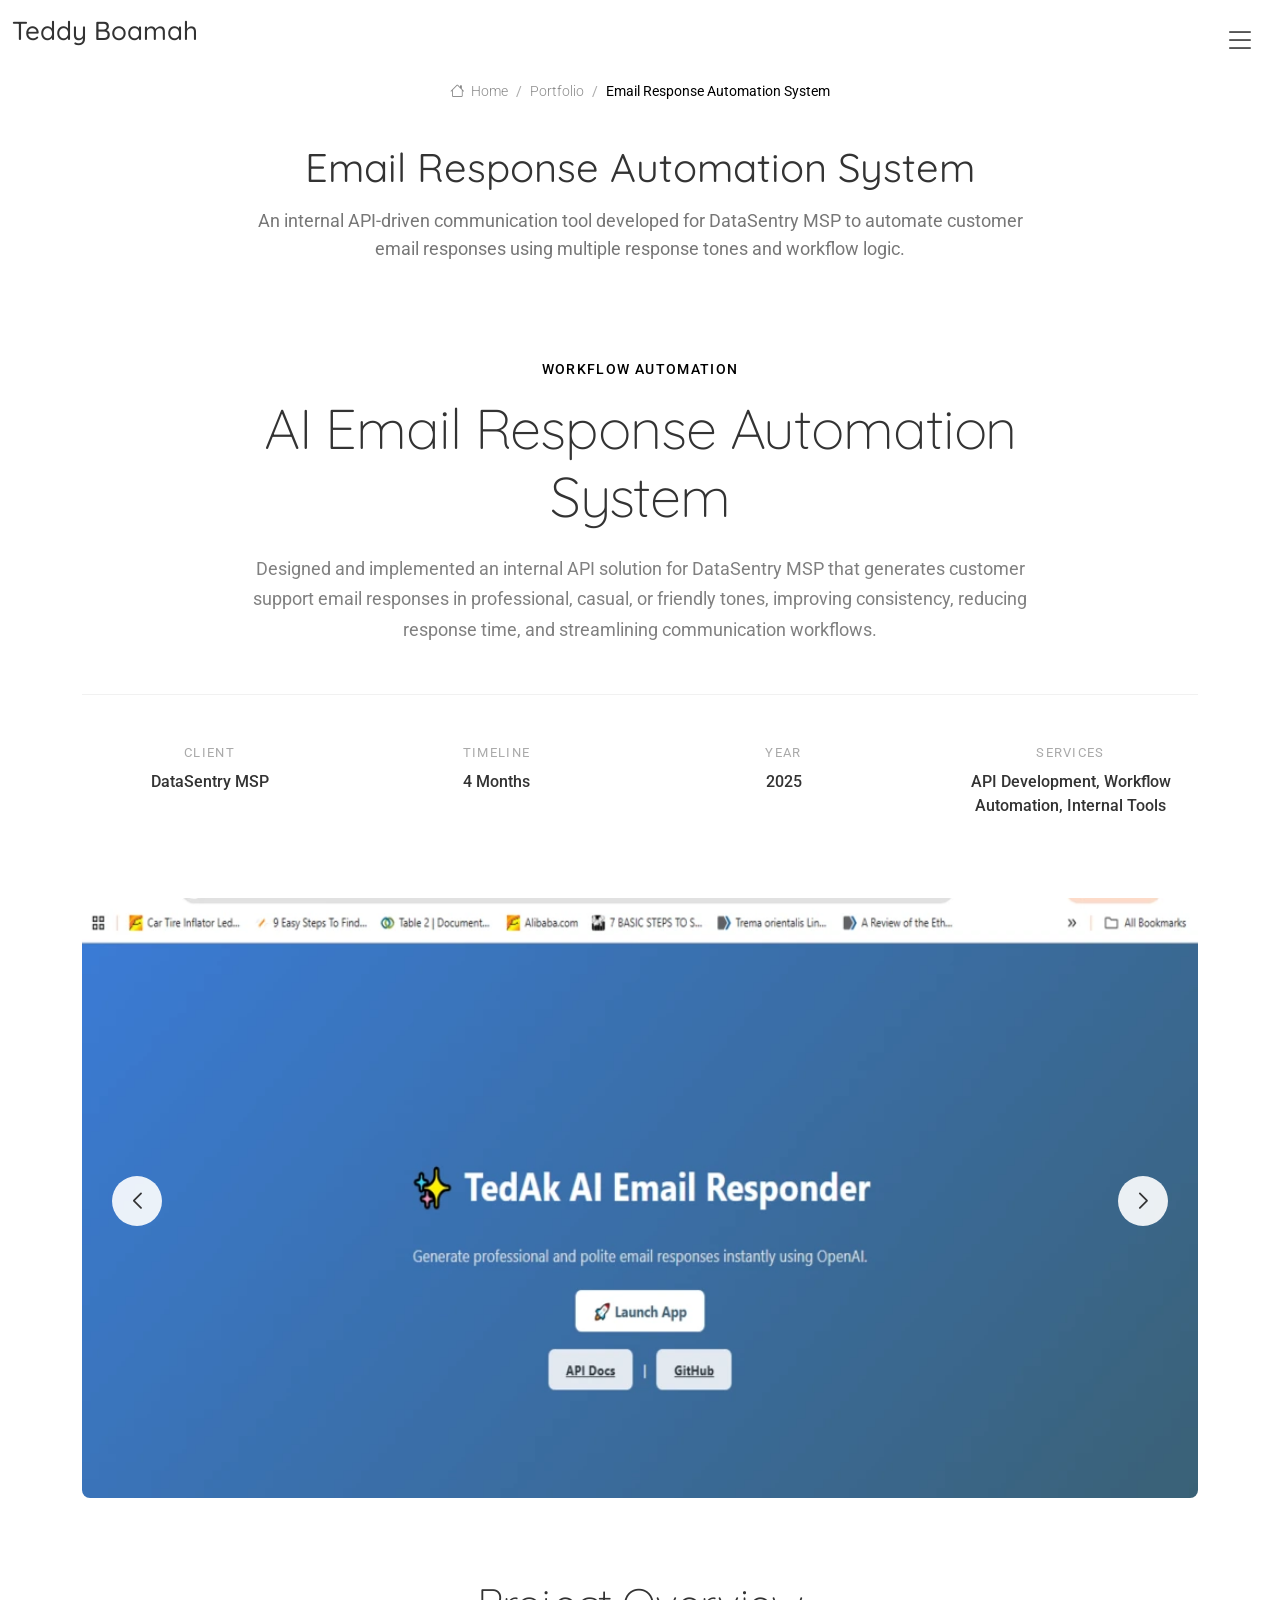
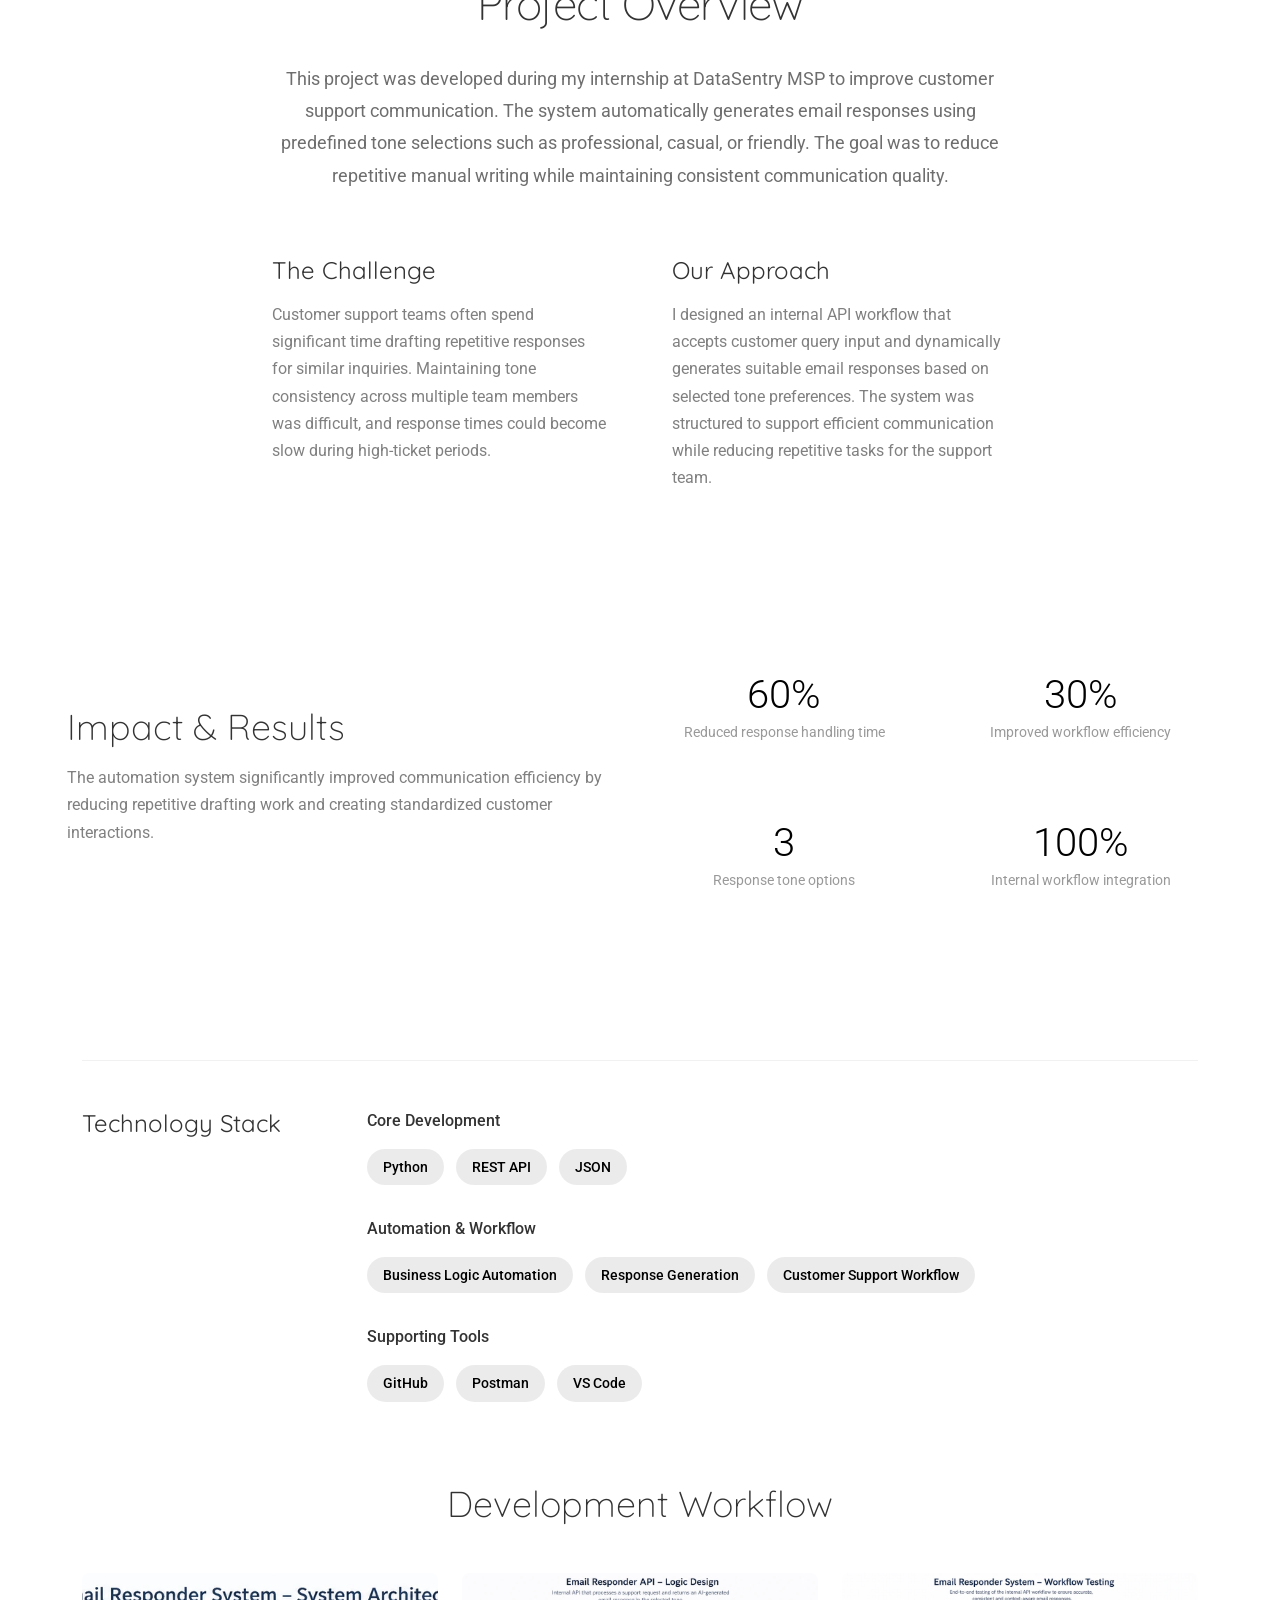
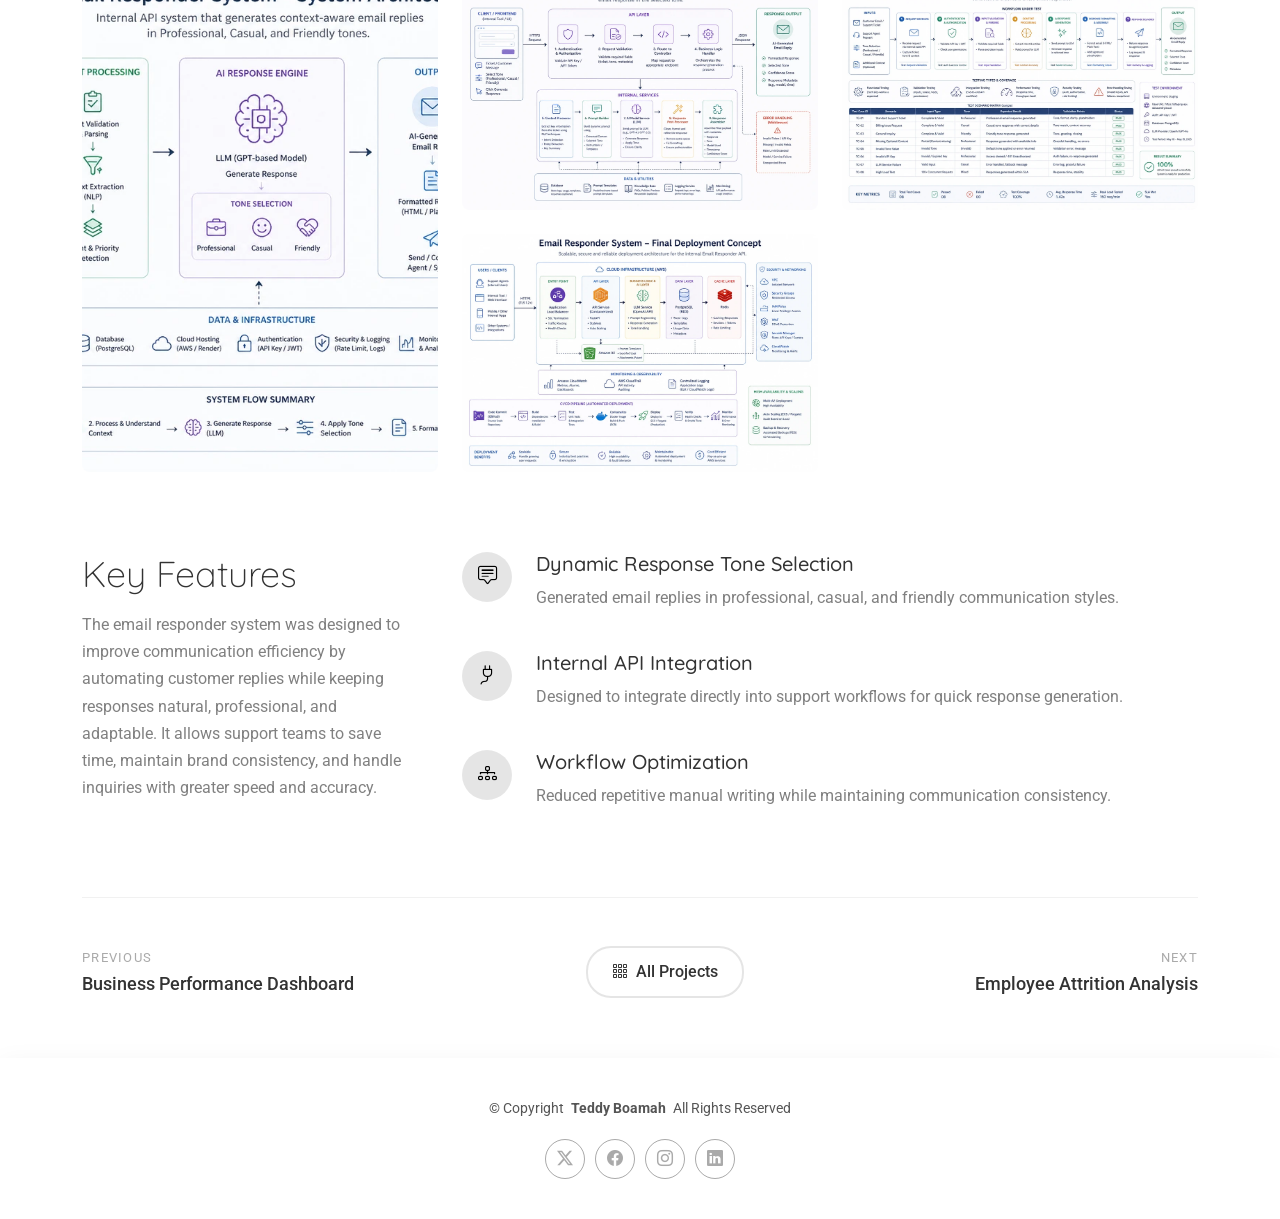
<file: portfolio-email-responder.html>
<!DOCTYPE html>
<html lang="en">

<head>
  <meta charset="utf-8">
  <meta content="width=device-width, initial-scale=1.0" name="viewport">
  <title>Email Response Automation System | Teddy Boamah Portfolio</title>
  <meta name="description" content="AI-powered email response automation system 
      built for DataSentry MSP to improve customer support efficiency, 
      workflow automation, and response consistency.">
  <meta name="keywords" content="Email Automation, API Development, Customer Support Automation, 
      AI Email Responder, DataSentry MSP, Teddy Boamah Portfolio">
  
  <!-- Open Graph (for sharing) -->
  <!-- Open Graph -->
  <meta property="og:title" content="AI Email Responder System | Teddy Boamah">
  <meta property="og:description" content="An intelligent email responder powered by AI that automates replies, improves efficiency, and enhances communication workflows.">
  <meta property="og:image" content="https://teddyboamah.com/assets/img/portfolio/Gui_interface.webp">
  <meta property="og:url" content="https://teddyboamah.com/portfolio-email-responder.html">
  <meta property="og:type" content="article">
  <meta property="og:site_name" content="Teddy Boamah Portfolio">

  <!-- Favicons -->
  <link rel="icon" href="/favicon.ico">
  <link rel="icon" type="image/png" sizes="32x32" href="/assets/img/favicon.png">

  <!-- Fonts -->
  <link href="https://fonts.googleapis.com" rel="preconnect">
  <link href="https://fonts.gstatic.com" rel="preconnect" crossorigin>
  <link href="https://fonts.googleapis.com/css2?family=Roboto:ital,wght@0,100;0,300;0,400;0,500;0,700;0,900;1,100;1,300;1,400;1,500;1,700;1,900&family=Raleway:ital,wght@0,100;0,200;0,300;0,400;0,500;0,600;0,700;0,800;0,900;1,100;1,200;1,300;1,400;1,500;1,600;1,700;1,800;1,900&family=Quicksand:wght@300;400;500;600;700&display=swap" rel="stylesheet">

  <!-- Vendor CSS Files -->
  <link href="assets/vendor/bootstrap/css/bootstrap.min.css" rel="stylesheet">
  <link href="assets/vendor/bootstrap-icons/bootstrap-icons.css" rel="stylesheet">
  <link href="assets/vendor/aos/aos.css" rel="stylesheet">
  <link href="assets/vendor/glightbox/css/glightbox.min.css" rel="stylesheet">
  <link href="assets/vendor/swiper/swiper-bundle.min.css" rel="stylesheet">

  <!-- Main CSS File -->
  <link href="assets/css/main.css" rel="stylesheet">

  <!-- Canonical tag for SEO -->
  <link rel="canonical" href="https://teddyboamah.com/portfolio-email-responder.html">

</head>

<body class="portfolio-details-page">

  <header id="header" class="header d-flex align-items-center position-relative">
    <div class="container-fluid position-relative d-flex align-items-center justify-content-between">

      <a href="index.html" class="logo d-flex align-items-center">
        <!-- Uncomment the line below if you also wish to use an image logo -->
        <!-- <img src="assets/img/logo.webp" alt=""> -->
        <h1 class="sitename">Teddy Boamah</h1>
      </a>

      <nav id="navmenu" class="navmenu">
        <ul>
          <li><a href="index.html#hero">Home</a></li>
          <li><a href="index.html#about">About</a></li>
          <li><a href="index.html#resume">Resume</a></li>
          <li><a href="index.html#portfolio">Portfolio</a></li>
          <li><a href="index.html#services">Services</a></li>
          
          <li><a href="index.html#contact">Contact</a></li>
        </ul>
        <i class="mobile-nav-toggle d-xl-none bi bi-list"></i>
      </nav>

    </div>
  </header>

  <main class="main">

    <!-- Page Title -->
    <div class="page-title">
      <div class="breadcrumbs">
        <nav aria-label="breadcrumb">
          <ol class="breadcrumb">
            <li class="breadcrumb-item"><a href="index.html#hero"><i class="bi bi-house"></i> Home</a></li>
            <li class="breadcrumb-item"><a href="index.html#portfolio">Portfolio</a></li>
            <li class="breadcrumb-item active current">Email Response Automation System</li>
          </ol>
        </nav>
      </div>

      <div class="title-wrapper">
        <h1>Email Response Automation System</h1>
        <p>An internal API-driven communication tool developed for DataSentry MSP to automate 
           customer email responses using multiple response tones and workflow logic.
        </p>
      </div>
    </div><!-- End Page Title -->

    <!-- Portfolio Details Section -->
    <section id="portfolio-details" class="portfolio-details section">

      <div class="container" data-aos="fade-up" data-aos-delay="100">

        <div class="project-hero">
          <div class="hero-content" data-aos="fade-up">
            <div class="project-category">Workflow Automation</div>
            <h1 class="project-title">AI Email Response Automation System</h1>
            <p class="project-subtitle">
                Designed and implemented an internal API solution 
                for DataSentry MSP that generates customer support 
                email responses in professional, casual, or friendly tones, 
                improving consistency, reducing response time, and streamlining 
                communication workflows.
            </p>
          </div>

          <div class="project-meta-grid" data-aos="fade-up" data-aos-delay="200">
            <div class="meta-column">
              <div class="meta-label">Client</div>
              <div class="meta-value">DataSentry MSP</div>
            </div>
            <div class="meta-column">
              <div class="meta-label">Timeline</div>
              <div class="meta-value">4 Months</div>
            </div>
            <div class="meta-column">
              <div class="meta-label">Year</div>
              <div class="meta-value">2025</div>
            </div>
            <div class="meta-column">
              <div class="meta-label">Services</div>
              <div class="meta-value">API Development, Workflow Automation, Internal Tools</div>
            </div>
          </div>
        </div>

        <div class="visual-showcase" data-aos="zoom-in" data-aos-delay="100">
          <div class="main-visual">
            <div class="portfolio-details-slider swiper init-swiper">
              <script type="application/json" class="swiper-config">
                {
                  "loop": true,
                  "speed": 600,
                  "autoplay": {
                    "delay": 4000
                  },
                  "effect": "creative",
                  "creativeEffect": {
                    "prev": {
                      "shadow": false,
                      "translate": ["-120%", 0, -500]
                    },
                    "next": {
                      "shadow": false,
                      "translate": ["120%", 0, -500]
                    }
                  },
                  "slidesPerView": 1,
                  "navigation": {
                    "nextEl": ".swiper-button-next",
                    "prevEl": ".swiper-button-prev"
                  }
                }
              </script>
              <div class="swiper-wrapper">
                <div class="swiper-slide">
                  <img src="assets/img/portfolio/Gui_interface.webp" alt="Email response automation dashboard" class="img-fluid" loading="lazy">
                </div>
                <div class="swiper-slide">
                  <img src="assets/img/portfolio/Responder_interface.webp" alt="Email response automation dashboard" class="img-fluid" loading="lazy">
                </div>
                <div class="swiper-slide">
                  <img src="assets/img/portfolio/Response.webp" alt="Email response automation dashboard" class="img-fluid" loading="lazy">
                </div>
              </div>
              <div class="swiper-button-next"></div>
              <div class="swiper-button-prev"></div>
            </div>
          </div>
        </div>

        <div class="content-section">
          <div class="row">
            <div class="col-lg-8 offset-lg-2">
              <div class="project-overview" data-aos="fade-up">
                <h2>Project Overview</h2>
                <p class="overview-text">
                  This project was developed during my internship at DataSentry MSP 
                  to improve customer support communication. The system automatically 
                  generates email responses using predefined tone selections such as professional, 
                  casual, or friendly. The goal was to reduce repetitive manual writing 
                  while maintaining consistent communication quality.
                </p>

                <div class="challenge-solution">
                  <div class="challenge-block" data-aos="fade-up" data-aos-delay="100">
                    <h3>The Challenge</h3>
                    <p>Customer support teams often spend significant time drafting repetitive responses 
                       for similar inquiries. Maintaining tone consistency across multiple team members 
                       was difficult, and response times could become slow during high-ticket periods.
                    </p>
                  </div>

                  <div class="solution-block" data-aos="fade-up" data-aos-delay="200">
                    <h3>Our Approach</h3>
                    <p>I designed an internal API workflow that accepts customer query input and dynamically 
                       generates suitable email responses based on selected tone preferences. The system was 
                       structured to support efficient communication while reducing repetitive tasks for the 
                       support team.
                    </p>
                  </div>
                </div>
              </div>
            </div>
          </div>
        </div>

        <div class="metrics-showcase" data-aos="fade-up" data-aos-delay="100">
          <div class="row align-items-center">
            <div class="col-lg-6">
              <div class="metrics-content">
                <h3>Impact &amp; Results</h3>
                <p>The automation system significantly improved communication efficiency by 
                  reducing repetitive drafting work and creating standardized customer interactions.
                </p>
              </div>
            </div>
            <div class="col-lg-6">
              <div class="metrics-grid">
                <div class="metric-item" data-aos="fade-up" data-aos-delay="200">
                  <div class="metric-number">60%</div>
                  <div class="metric-label">Reduced response handling time</div>
                </div>
                <div class="metric-item" data-aos="fade-up" data-aos-delay="250">
                  <div class="metric-number">30%</div>
                  <div class="metric-label">Improved workflow efficiency</div>
                </div>
                <div class="metric-item" data-aos="fade-up" data-aos-delay="300">
                  <div class="metric-number">3</div>
                  <div class="metric-label">Response tone options</div>
                </div>
                <div class="metric-item" data-aos="fade-up" data-aos-delay="350">
                  <div class="metric-number">100%</div>
                  <div class="metric-label">Internal workflow integration</div>
                </div>
              </div>
            </div>
          </div>
        </div>

        <div class="technology-stack" data-aos="fade-up" data-aos-delay="100">
          <div class="row">
            <div class="col-lg-3">
              <h3>Technology Stack</h3>
            </div>
            <div class="col-lg-9">
              <div class="tech-categories">
                <div class="tech-category" data-aos="fade-up" data-aos-delay="150">
                  <div class="category-title">Core Development</div>
                  <div class="tech-list">
                    <span class="tech-item">Python</span>
                    <span class="tech-item">REST API</span>
                    <span class="tech-item">JSON</span>
                  </div>
                </div>
                <div class="tech-category" data-aos="fade-up" data-aos-delay="200">
                  <div class="category-title">Automation & Workflow</div>
                  <div class="tech-list">
                    <span class="tech-item">Business Logic Automation</span>
                    <span class="tech-item">Response Generation</span>
                    <span class="tech-item">Customer Support Workflow</span>
                  </div>
                </div>
                <div class="tech-category" data-aos="fade-up" data-aos-delay="250">
                  <div class="category-title">Supporting Tools</div>
                  <div class="tech-list">
                    <span class="tech-item">GitHub</span>
                    <span class="tech-item">Postman</span>
                    <span class="tech-item">VS Code</span>
                  </div>
                </div>
              </div>
            </div>
          </div>
        </div>

        <div class="process-gallery" data-aos="fade-up" data-aos-delay="100">
          <h3>Development Workflow</h3>
          <div class="gallery-masonry">
            <div class="gallery-item large" data-aos="fade-up" data-aos-delay="150">
              <img src="assets/img/portfolio/system_planning_email.webp" alt="System Planning for AI email responder system" class="img-fluid glightbox" loading="lazy">
              <div class="gallery-caption">System Planning</div>
            </div>
            <div class="gallery-item" data-aos="fade-up" data-aos-delay="200">
              <img src="assets/img/portfolio/ApiLogic_email.webp" alt="API Logic Design for AI Email responder" class="img-fluid glightbox" loading="lazy">
              <div class="gallery-caption">API Logic Design</div>
            </div>
            <div class="gallery-item" data-aos="fade-up" data-aos-delay="250">
              <img src="assets/img/portfolio/system_testing_email.webp" alt="Workflow Testing" class="img-fluid glightbox" loading="lazy">
              <div class="gallery-caption">Workflow Testing</div>
            </div>
            <div class="gallery-item" data-aos="fade-up" data-aos-delay="300">
              <img src="assets/img/portfolio/deployment_concept.webp" alt="Final Deployment Concept" class="img-fluid glightbox" loading="lazy">
              <div class="gallery-caption">Final Deployment Concept</div>
            </div>
          </div>
        </div>

        <div class="key-features-section" data-aos="fade-up" data-aos-delay="100">
          <div class="row">
            <div class="col-lg-4">
              <div class="features-intro">
                <h3>Key Features</h3>
                <p>The email responder system was designed to improve communication efficiency by automating customer replies while 
                  keeping responses natural, professional, and adaptable. It allows support teams to save time, maintain 
                  brand consistency, and handle inquiries with greater speed and accuracy.
                </p>
              </div>
            </div>
            <div class="col-lg-8">
              <div class="features-list">
                <div class="feature-row" data-aos="fade-up" data-aos-delay="150">
                  <div class="feature-icon">
                    <i class="bi bi-chat-square-text"></i>
                  </div>
                  <div class="feature-content">
                    <h4>Dynamic Response Tone Selection</h4>
                    <p>Generated email replies in professional, casual, and friendly communication styles.</p>
                  </div>
                </div>
                <div class="feature-row" data-aos="fade-up" data-aos-delay="200">
                  <div class="feature-icon">
                    <i class="bi bi-plug"></i>
                  </div>
                  <div class="feature-content">
                    <h4>Internal API Integration</h4>
                    <p>Designed to integrate directly into support workflows for quick response generation.</p>
                  </div>
                </div>
                <div class="feature-row" data-aos="fade-up" data-aos-delay="250">
                  <div class="feature-icon">
                    <i class="bi bi-diagram-3"></i>
                  </div>
                  <div class="feature-content">
                    <h4>Workflow Optimization</h4>
                    <p>Reduced repetitive manual writing while maintaining communication consistency.</p>
                  </div>
                </div>
              </div>
            </div>
          </div>
        </div>

        <div class="project-footer" data-aos="fade-up" data-aos-delay="200">
          <div class="footer-navigation">
            <a href="#" class="nav-link prev-project">
              <span class="nav-direction">Previous</span>
              <span class="nav-title">Business Performance Dashboard</span>
            </a>
            <a href="index.html#portfolio" class="nav-link all-projects">
              <i class="bi bi-grid-3x3-gap"></i>
              <span>All Projects</span>
            </a>
            <a href="portfolio-employee-attrition.html" class="nav-link next-project">
              <span class="nav-direction">Next</span>
              <span class="nav-title">Employee Attrition Analysis</span>
            </a>
          </div>
        </div>

      </div>

    </section><!-- /Portfolio Details Section -->

  </main>

  <footer id="footer" class="footer">

    <div class="container">
      <div class="copyright text-center ">
        <p>© <span>Copyright</span> <strong class="px-1 sitename">Teddy Boamah</strong> <span>All Rights Reserved</span></p>
      </div>
      <div class="social-links d-flex justify-content-center">
        <a href=""><i class="bi bi-twitter-x"></i></a>
        <a href=""><i class="bi bi-facebook"></i></a>
        <a href=""><i class="bi bi-instagram"></i></a>
        <a href=""><i class="bi bi-linkedin"></i></a>
      </div>
     
    </div>

  </footer>

  <!-- Scroll Top -->
  <a href="#" id="scroll-top" class="scroll-top d-flex align-items-center justify-content-center"><i class="bi bi-arrow-up-short"></i></a>

  <!-- Preloader -->
  <div id="preloader">
    <div></div>
    <div></div>
    <div></div>
    <div></div>
  </div>

  <!-- Vendor JS Files -->
  <script src="assets/vendor/bootstrap/js/bootstrap.bundle.min.js"></script>
  <script src="assets/vendor/php-email-form/validate.js"></script>
  <script src="assets/vendor/aos/aos.js"></script>
  <script src="assets/vendor/typed.js/typed.umd.js"></script>
  <script src="assets/vendor/waypoints/noframework.waypoints.js"></script>
  <script src="assets/vendor/imagesloaded/imagesloaded.pkgd.min.js"></script>
  <script src="assets/vendor/isotope-layout/isotope.pkgd.min.js"></script>
  <script src="assets/vendor/glightbox/js/glightbox.min.js"></script>
  <script src="assets/vendor/swiper/swiper-bundle.min.js"></script>

  <!-- Main JS File -->
  <script src="assets/js/main.js"></script>

</body>

</html>
</file>
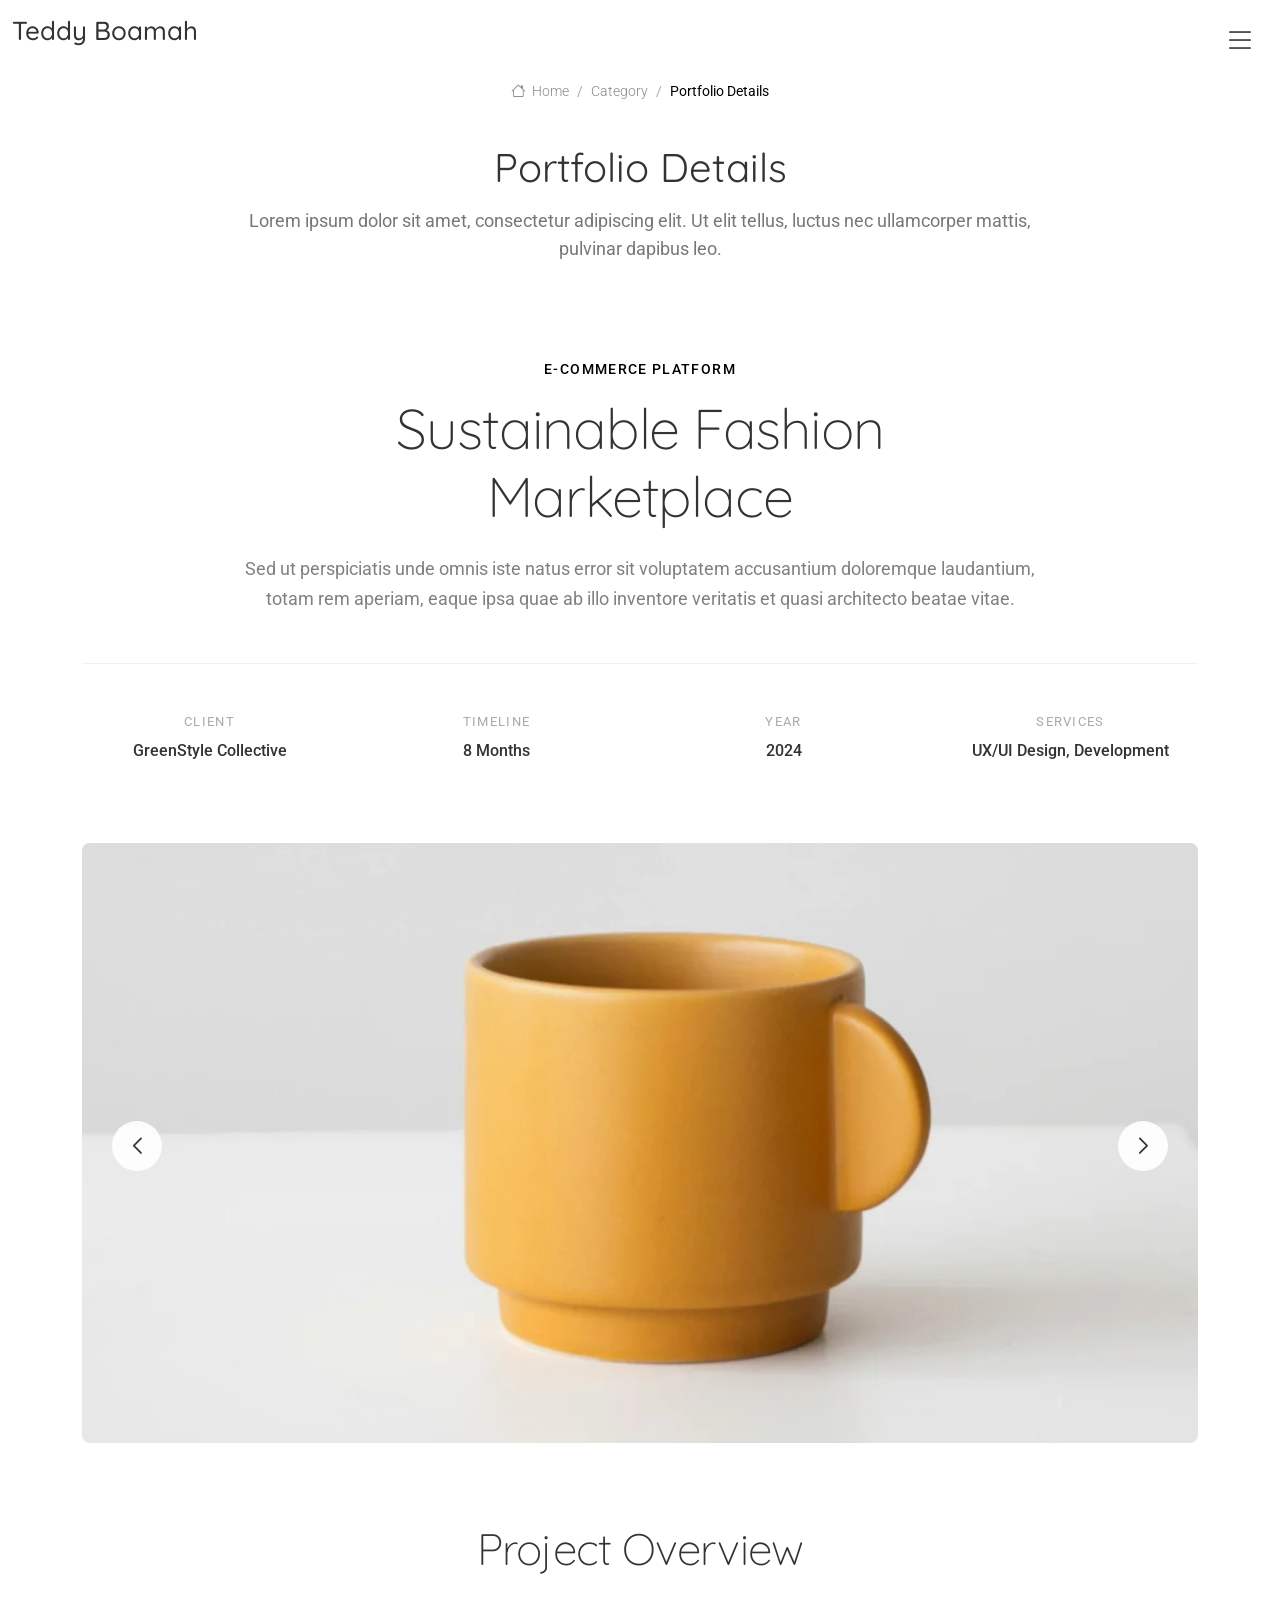
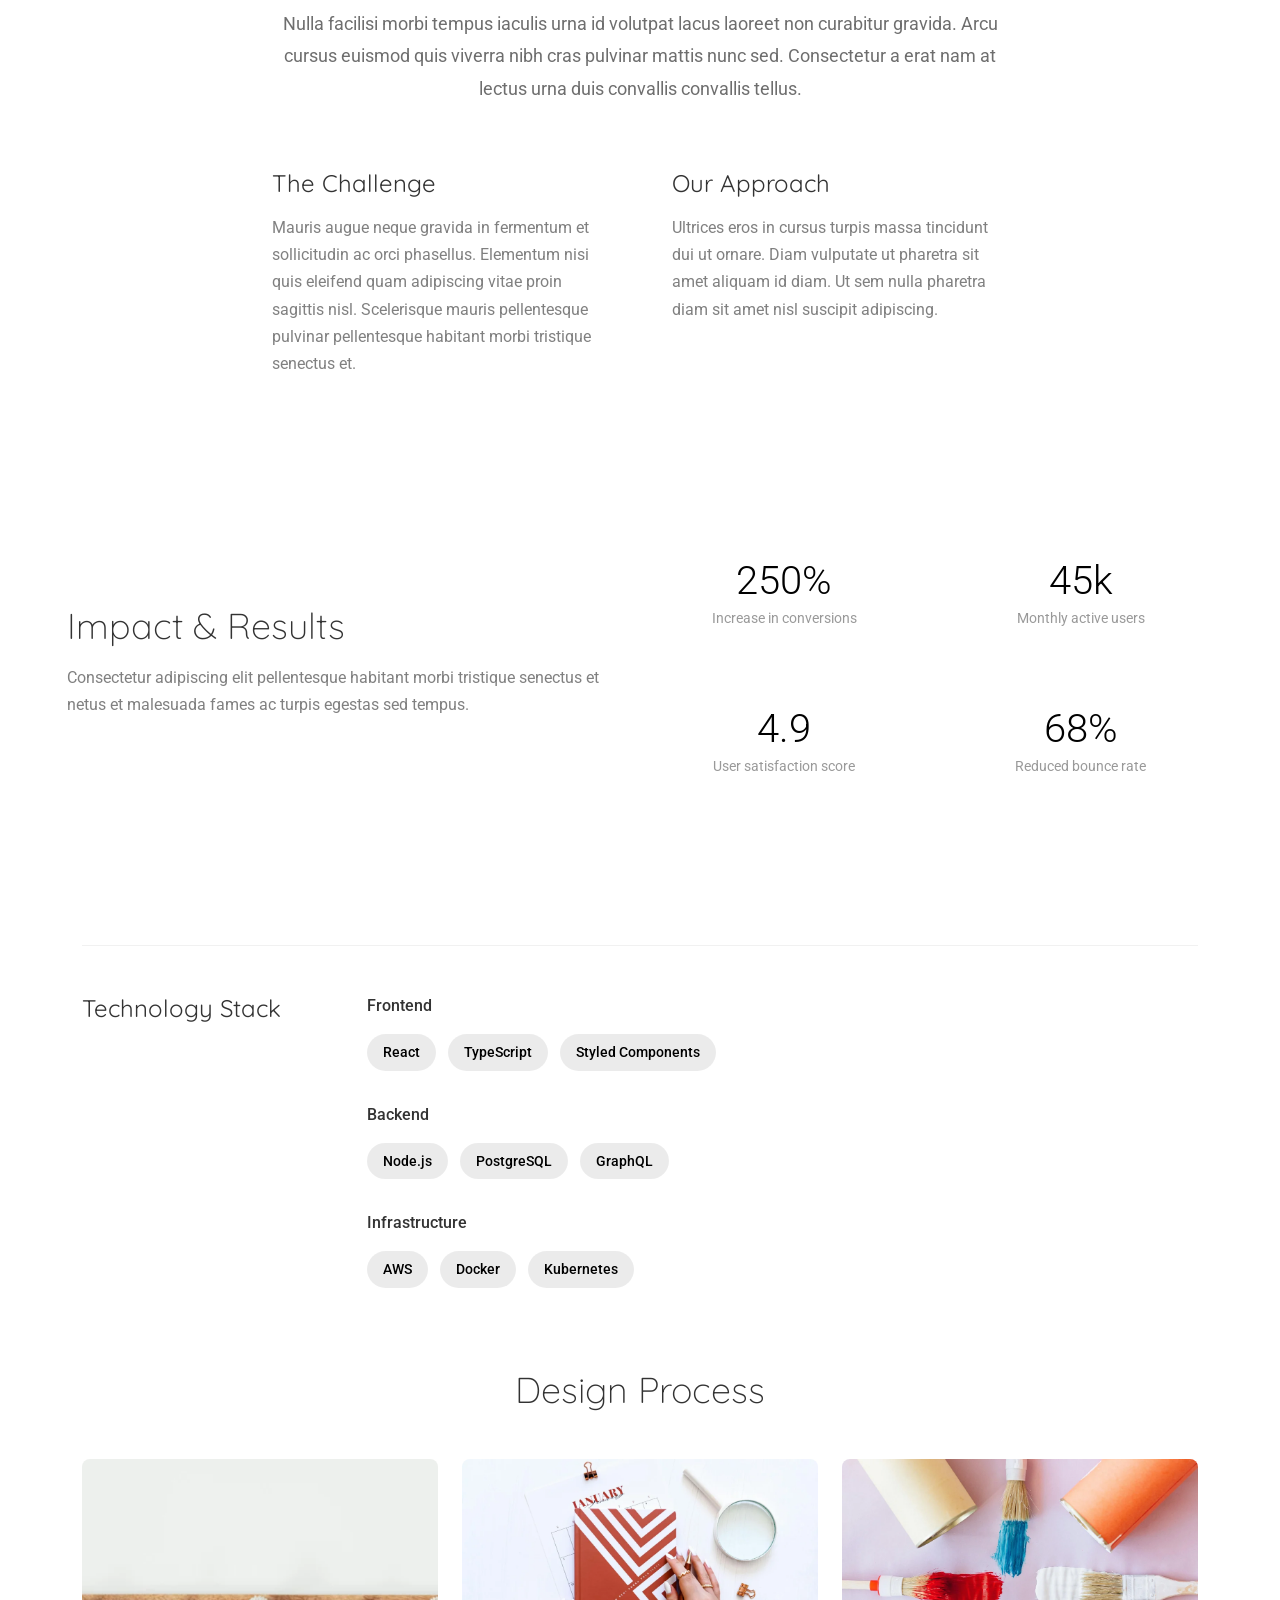
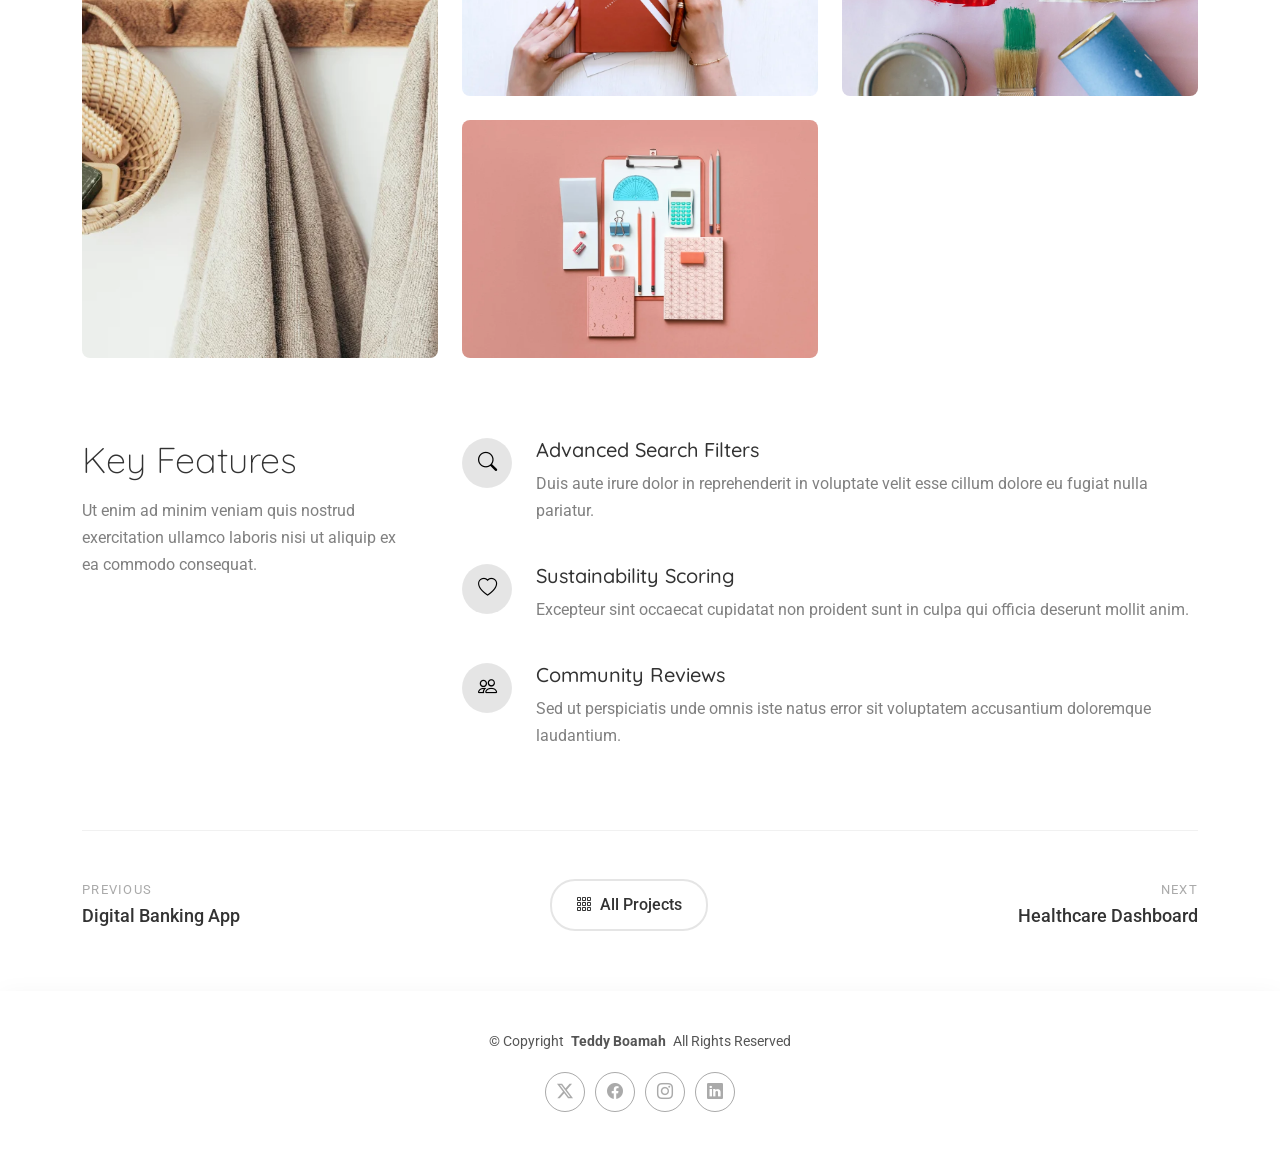
<file: portfolio-employee-attrition.html>
<!DOCTYPE html>
<html lang="en">

<head>
  <meta charset="utf-8">
  <meta content="width=device-width, initial-scale=1.0" name="viewport">
  <title>Teddy Boamah | AI Developer & Data Scientist</title>
  <meta name="description" content="">
  <meta name="keywords" content="">

  <!-- Favicons -->
  <link rel="icon" href="/favicon.ico">
  <link rel="icon" type="image/png" sizes="32x32" href="/assets/img/favicon.png">
  
  <!-- Fonts -->
  <link href="https://fonts.googleapis.com" rel="preconnect">
  <link href="https://fonts.gstatic.com" rel="preconnect" crossorigin>
  <link href="https://fonts.googleapis.com/css2?family=Roboto:ital,wght@0,100;0,300;0,400;0,500;0,700;0,900;1,100;1,300;1,400;1,500;1,700;1,900&family=Raleway:ital,wght@0,100;0,200;0,300;0,400;0,500;0,600;0,700;0,800;0,900;1,100;1,200;1,300;1,400;1,500;1,600;1,700;1,800;1,900&family=Quicksand:wght@300;400;500;600;700&display=swap" rel="stylesheet">

  <!-- Vendor CSS Files -->
  <link href="assets/vendor/bootstrap/css/bootstrap.min.css" rel="stylesheet">
  <link href="assets/vendor/bootstrap-icons/bootstrap-icons.css" rel="stylesheet">
  <link href="assets/vendor/aos/aos.css" rel="stylesheet">
  <link href="assets/vendor/glightbox/css/glightbox.min.css" rel="stylesheet">
  <link href="assets/vendor/swiper/swiper-bundle.min.css" rel="stylesheet">

  <!-- Main CSS File -->
  <link href="assets/css/main.css" rel="stylesheet">

  <!-- Canonical tag for SEO -->
  <link rel="canonical" href="https://teddyboamah.com/portfolio-employee-attrition.html">

</head>

<body class="portfolio-details-page">

  <header id="header" class="header d-flex align-items-center position-relative">
    <div class="container-fluid position-relative d-flex align-items-center justify-content-between">

      <a href="index.html" class="logo d-flex align-items-center">
        <!-- Uncomment the line below if you also wish to use an image logo -->
        <!-- <img src="assets/img/logo.webp" alt=""> -->
        <h1 class="sitename">Teddy Boamah</h1>
      </a>

      <nav id="navmenu" class="navmenu">
        <ul>
          <li><a href="#hero">Home</a></li>
          <li><a href="#about">About</a></li>
          <li><a href="#resume">Resume</a></li>
          <li><a href="#portfolio">Portfolio</a></li>
          <li><a href="#services">Services</a></li>
          <li class="dropdown"><a href="#"><span>Dropdown</span> <i class="bi bi-chevron-down toggle-dropdown"></i></a>
            <ul>
              <li><a href="#">Dropdown 1</a></li>
              <li class="dropdown"><a href="#"><span>Deep Dropdown</span> <i class="bi bi-chevron-down toggle-dropdown"></i></a>
                <ul>
                  <li><a href="#">Deep Dropdown 1</a></li>
                  <li><a href="#">Deep Dropdown 2</a></li>
                  <li><a href="#">Deep Dropdown 3</a></li>
                  <li><a href="#">Deep Dropdown 4</a></li>
                  <li><a href="#">Deep Dropdown 5</a></li>
                </ul>
              </li>
              <li><a href="#">Dropdown 2</a></li>
              <li><a href="#">Dropdown 3</a></li>
              <li><a href="#">Dropdown 4</a></li>
            </ul>
          </li>
          <li><a href="#contact">Contact</a></li>
        </ul>
        <i class="mobile-nav-toggle d-xl-none bi bi-list"></i>
      </nav>

    </div>
  </header>

  <main class="main">

    <!-- Page Title -->
    <div class="page-title">
      <div class="breadcrumbs">
        <nav aria-label="breadcrumb">
          <ol class="breadcrumb">
            <li class="breadcrumb-item"><a href="#"><i class="bi bi-house"></i> Home</a></li>
            <li class="breadcrumb-item"><a href="#">Category</a></li>
            <li class="breadcrumb-item active current">Portfolio Details</li>
          </ol>
        </nav>
      </div>

      <div class="title-wrapper">
        <h1>Portfolio Details</h1>
        <p>Lorem ipsum dolor sit amet, consectetur adipiscing elit. Ut elit tellus, luctus nec ullamcorper mattis, pulvinar dapibus leo.</p>
      </div>
    </div><!-- End Page Title -->

    <!-- Portfolio Details Section -->
    <section id="portfolio-details" class="portfolio-details section">

      <div class="container" data-aos="fade-up" data-aos-delay="100">

        <div class="project-hero">
          <div class="hero-content" data-aos="fade-up">
            <div class="project-category">E-Commerce Platform</div>
            <h1 class="project-title">Sustainable Fashion Marketplace</h1>
            <p class="project-subtitle">Sed ut perspiciatis unde omnis iste natus error sit voluptatem accusantium doloremque laudantium, totam rem aperiam, eaque ipsa quae ab illo inventore veritatis et quasi architecto beatae vitae.</p>
          </div>

          <div class="project-meta-grid" data-aos="fade-up" data-aos-delay="200">
            <div class="meta-column">
              <div class="meta-label">Client</div>
              <div class="meta-value">GreenStyle Collective</div>
            </div>
            <div class="meta-column">
              <div class="meta-label">Timeline</div>
              <div class="meta-value">8 Months</div>
            </div>
            <div class="meta-column">
              <div class="meta-label">Year</div>
              <div class="meta-value">2024</div>
            </div>
            <div class="meta-column">
              <div class="meta-label">Services</div>
              <div class="meta-value">UX/UI Design, Development</div>
            </div>
          </div>
        </div>

        <div class="visual-showcase" data-aos="zoom-in" data-aos-delay="100">
          <div class="main-visual">
            <div class="portfolio-details-slider swiper init-swiper">
              <script type="application/json" class="swiper-config">
                {
                  "loop": true,
                  "speed": 600,
                  "autoplay": {
                    "delay": 4000
                  },
                  "effect": "creative",
                  "creativeEffect": {
                    "prev": {
                      "shadow": false,
                      "translate": ["-120%", 0, -500]
                    },
                    "next": {
                      "shadow": false,
                      "translate": ["120%", 0, -500]
                    }
                  },
                  "slidesPerView": 1,
                  "navigation": {
                    "nextEl": ".swiper-button-next",
                    "prevEl": ".swiper-button-prev"
                  }
                }
              </script>
              <div class="swiper-wrapper">
                <div class="swiper-slide">
                  <img src="assets/img/portfolio/portfolio-5.webp" alt="Project showcase" class="img-fluid" loading="lazy">
                </div>
                <div class="swiper-slide">
                  <img src="assets/img/portfolio/portfolio-7.webp" alt="Project showcase" class="img-fluid" loading="lazy">
                </div>
                <div class="swiper-slide">
                  <img src="assets/img/portfolio/portfolio-8.webp" alt="Project showcase" class="img-fluid" loading="lazy">
                </div>
              </div>
              <div class="swiper-button-next"></div>
              <div class="swiper-button-prev"></div>
            </div>
          </div>
        </div>

        <div class="content-section">
          <div class="row">
            <div class="col-lg-8 offset-lg-2">
              <div class="project-overview" data-aos="fade-up">
                <h2>Project Overview</h2>
                <p class="overview-text">Nulla facilisi morbi tempus iaculis urna id volutpat lacus laoreet non curabitur gravida. Arcu cursus euismod quis viverra nibh cras pulvinar mattis nunc sed. Consectetur a erat nam at lectus urna duis convallis convallis tellus.</p>

                <div class="challenge-solution">
                  <div class="challenge-block" data-aos="fade-up" data-aos-delay="100">
                    <h3>The Challenge</h3>
                    <p>Mauris augue neque gravida in fermentum et sollicitudin ac orci phasellus. Elementum nisi quis eleifend quam adipiscing vitae proin sagittis nisl. Scelerisque mauris pellentesque pulvinar pellentesque habitant morbi tristique senectus et.</p>
                  </div>

                  <div class="solution-block" data-aos="fade-up" data-aos-delay="200">
                    <h3>Our Approach</h3>
                    <p>Ultrices eros in cursus turpis massa tincidunt dui ut ornare. Diam vulputate ut pharetra sit amet aliquam id diam. Ut sem nulla pharetra diam sit amet nisl suscipit adipiscing.</p>
                  </div>
                </div>
              </div>
            </div>
          </div>
        </div>

        <div class="metrics-showcase" data-aos="fade-up" data-aos-delay="100">
          <div class="row align-items-center">
            <div class="col-lg-6">
              <div class="metrics-content">
                <h3>Impact &amp; Results</h3>
                <p>Consectetur adipiscing elit pellentesque habitant morbi tristique senectus et netus et malesuada fames ac turpis egestas sed tempus.</p>
              </div>
            </div>
            <div class="col-lg-6">
              <div class="metrics-grid">
                <div class="metric-item" data-aos="fade-up" data-aos-delay="200">
                  <div class="metric-number">250%</div>
                  <div class="metric-label">Increase in conversions</div>
                </div>
                <div class="metric-item" data-aos="fade-up" data-aos-delay="250">
                  <div class="metric-number">45k</div>
                  <div class="metric-label">Monthly active users</div>
                </div>
                <div class="metric-item" data-aos="fade-up" data-aos-delay="300">
                  <div class="metric-number">4.9</div>
                  <div class="metric-label">User satisfaction score</div>
                </div>
                <div class="metric-item" data-aos="fade-up" data-aos-delay="350">
                  <div class="metric-number">68%</div>
                  <div class="metric-label">Reduced bounce rate</div>
                </div>
              </div>
            </div>
          </div>
        </div>

        <div class="technology-stack" data-aos="fade-up" data-aos-delay="100">
          <div class="row">
            <div class="col-lg-3">
              <h3>Technology Stack</h3>
            </div>
            <div class="col-lg-9">
              <div class="tech-categories">
                <div class="tech-category" data-aos="fade-up" data-aos-delay="150">
                  <div class="category-title">Frontend</div>
                  <div class="tech-list">
                    <span class="tech-item">React</span>
                    <span class="tech-item">TypeScript</span>
                    <span class="tech-item">Styled Components</span>
                  </div>
                </div>
                <div class="tech-category" data-aos="fade-up" data-aos-delay="200">
                  <div class="category-title">Backend</div>
                  <div class="tech-list">
                    <span class="tech-item">Node.js</span>
                    <span class="tech-item">PostgreSQL</span>
                    <span class="tech-item">GraphQL</span>
                  </div>
                </div>
                <div class="tech-category" data-aos="fade-up" data-aos-delay="250">
                  <div class="category-title">Infrastructure</div>
                  <div class="tech-list">
                    <span class="tech-item">AWS</span>
                    <span class="tech-item">Docker</span>
                    <span class="tech-item">Kubernetes</span>
                  </div>
                </div>
              </div>
            </div>
          </div>
        </div>

        <div class="process-gallery" data-aos="fade-up" data-aos-delay="100">
          <h3>Design Process</h3>
          <div class="gallery-masonry">
            <div class="gallery-item large" data-aos="fade-up" data-aos-delay="150">
              <img src="assets/img/portfolio/portfolio-11.webp" alt="Design process" class="img-fluid glightbox" loading="lazy">
              <div class="gallery-caption">User Research &amp; Personas</div>
            </div>
            <div class="gallery-item" data-aos="fade-up" data-aos-delay="200">
              <img src="assets/img/portfolio/portfolio-12.webp" alt="Design process" class="img-fluid glightbox" loading="lazy">
              <div class="gallery-caption">Wireframes</div>
            </div>
            <div class="gallery-item" data-aos="fade-up" data-aos-delay="250">
              <img src="assets/img/portfolio/portfolio-3.webp" alt="Design process" class="img-fluid glightbox" loading="lazy">
              <div class="gallery-caption">Prototypes</div>
            </div>
            <div class="gallery-item" data-aos="fade-up" data-aos-delay="300">
              <img src="assets/img/portfolio/portfolio-4.webp" alt="Design process" class="img-fluid glightbox" loading="lazy">
              <div class="gallery-caption">Final Design</div>
            </div>
          </div>
        </div>

        <div class="key-features-section" data-aos="fade-up" data-aos-delay="100">
          <div class="row">
            <div class="col-lg-4">
              <div class="features-intro">
                <h3>Key Features</h3>
                <p>Ut enim ad minim veniam quis nostrud exercitation ullamco laboris nisi ut aliquip ex ea commodo consequat.</p>
              </div>
            </div>
            <div class="col-lg-8">
              <div class="features-list">
                <div class="feature-row" data-aos="fade-up" data-aos-delay="150">
                  <div class="feature-icon">
                    <i class="bi bi-search"></i>
                  </div>
                  <div class="feature-content">
                    <h4>Advanced Search Filters</h4>
                    <p>Duis aute irure dolor in reprehenderit in voluptate velit esse cillum dolore eu fugiat nulla pariatur.</p>
                  </div>
                </div>
                <div class="feature-row" data-aos="fade-up" data-aos-delay="200">
                  <div class="feature-icon">
                    <i class="bi bi-heart"></i>
                  </div>
                  <div class="feature-content">
                    <h4>Sustainability Scoring</h4>
                    <p>Excepteur sint occaecat cupidatat non proident sunt in culpa qui officia deserunt mollit anim.</p>
                  </div>
                </div>
                <div class="feature-row" data-aos="fade-up" data-aos-delay="250">
                  <div class="feature-icon">
                    <i class="bi bi-people"></i>
                  </div>
                  <div class="feature-content">
                    <h4>Community Reviews</h4>
                    <p>Sed ut perspiciatis unde omnis iste natus error sit voluptatem accusantium doloremque laudantium.</p>
                  </div>
                </div>
              </div>
            </div>
          </div>
        </div>

        <div class="project-footer" data-aos="fade-up" data-aos-delay="200">
          <div class="footer-navigation">
            <a href="#" class="nav-link prev-project">
              <span class="nav-direction">Previous</span>
              <span class="nav-title">Digital Banking App</span>
            </a>
            <a href="#" class="nav-link all-projects">
              <i class="bi bi-grid-3x3-gap"></i>
              <span>All Projects</span>
            </a>
            <a href="#" class="nav-link next-project">
              <span class="nav-direction">Next</span>
              <span class="nav-title">Healthcare Dashboard</span>
            </a>
          </div>
        </div>

      </div>

    </section><!-- /Portfolio Details Section -->

  </main>

  <footer id="footer" class="footer">

    <div class="container">
      <div class="copyright text-center ">
        <p>© <span>Copyright</span> <strong class="px-1 sitename">Teddy Boamah</strong> <span>All Rights Reserved</span></p>
      </div>
      <div class="social-links d-flex justify-content-center">
        <a href=""><i class="bi bi-twitter-x"></i></a>
        <a href=""><i class="bi bi-facebook"></i></a>
        <a href=""><i class="bi bi-instagram"></i></a>
        <a href=""><i class="bi bi-linkedin"></i></a>
      </div>
     
    </div>

  </footer>

  <!-- Scroll Top -->
  <a href="#" id="scroll-top" class="scroll-top d-flex align-items-center justify-content-center"><i class="bi bi-arrow-up-short"></i></a>

  <!-- Preloader -->
  <div id="preloader">
    <div></div>
    <div></div>
    <div></div>
    <div></div>
  </div>

  <!-- Vendor JS Files -->
  <script src="assets/vendor/bootstrap/js/bootstrap.bundle.min.js"></script>
  <script src="assets/vendor/php-email-form/validate.js"></script>
  <script src="assets/vendor/aos/aos.js"></script>
  <script src="assets/vendor/typed.js/typed.umd.js"></script>
  <script src="assets/vendor/waypoints/noframework.waypoints.js"></script>
  <script src="assets/vendor/imagesloaded/imagesloaded.pkgd.min.js"></script>
  <script src="assets/vendor/isotope-layout/isotope.pkgd.min.js"></script>
  <script src="assets/vendor/glightbox/js/glightbox.min.js"></script>
  <script src="assets/vendor/swiper/swiper-bundle.min.js"></script>

  <!-- Main JS File -->
  <script src="assets/js/main.js"></script>

</body>

</html>
</file>
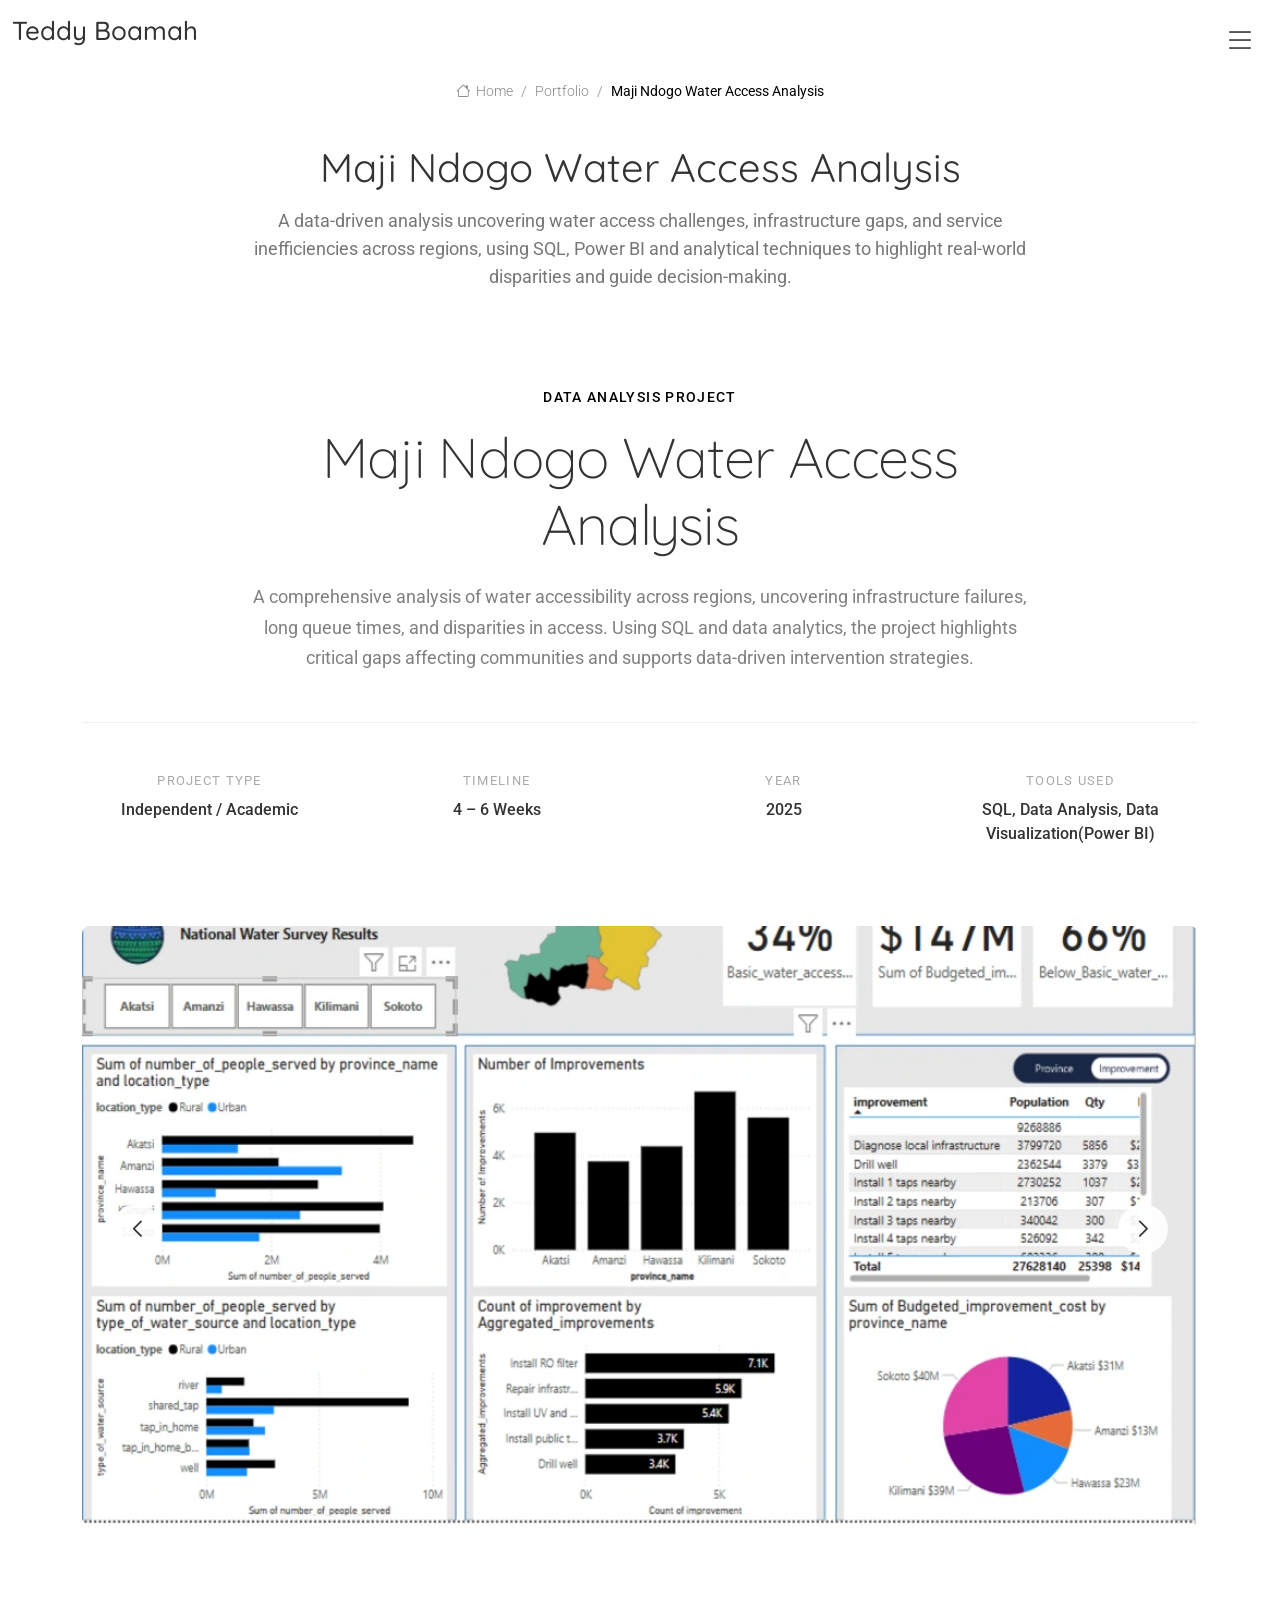
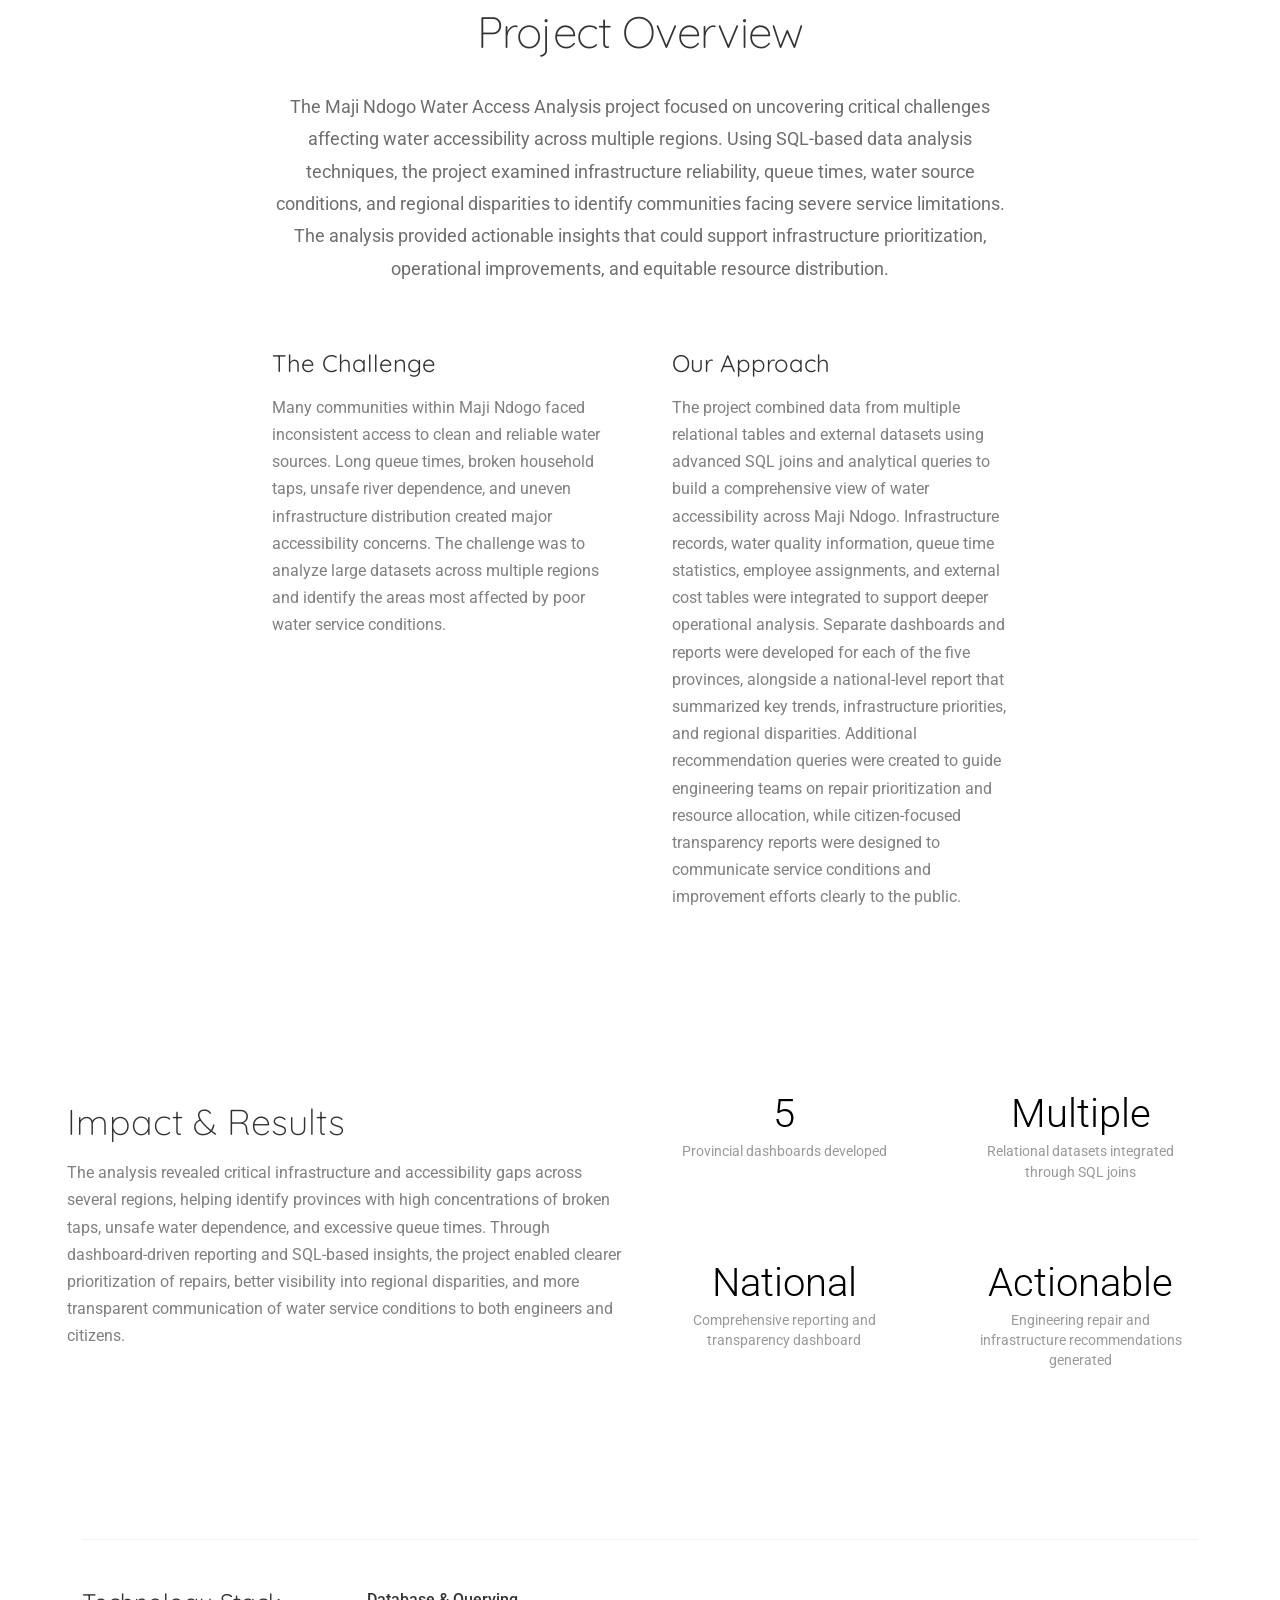
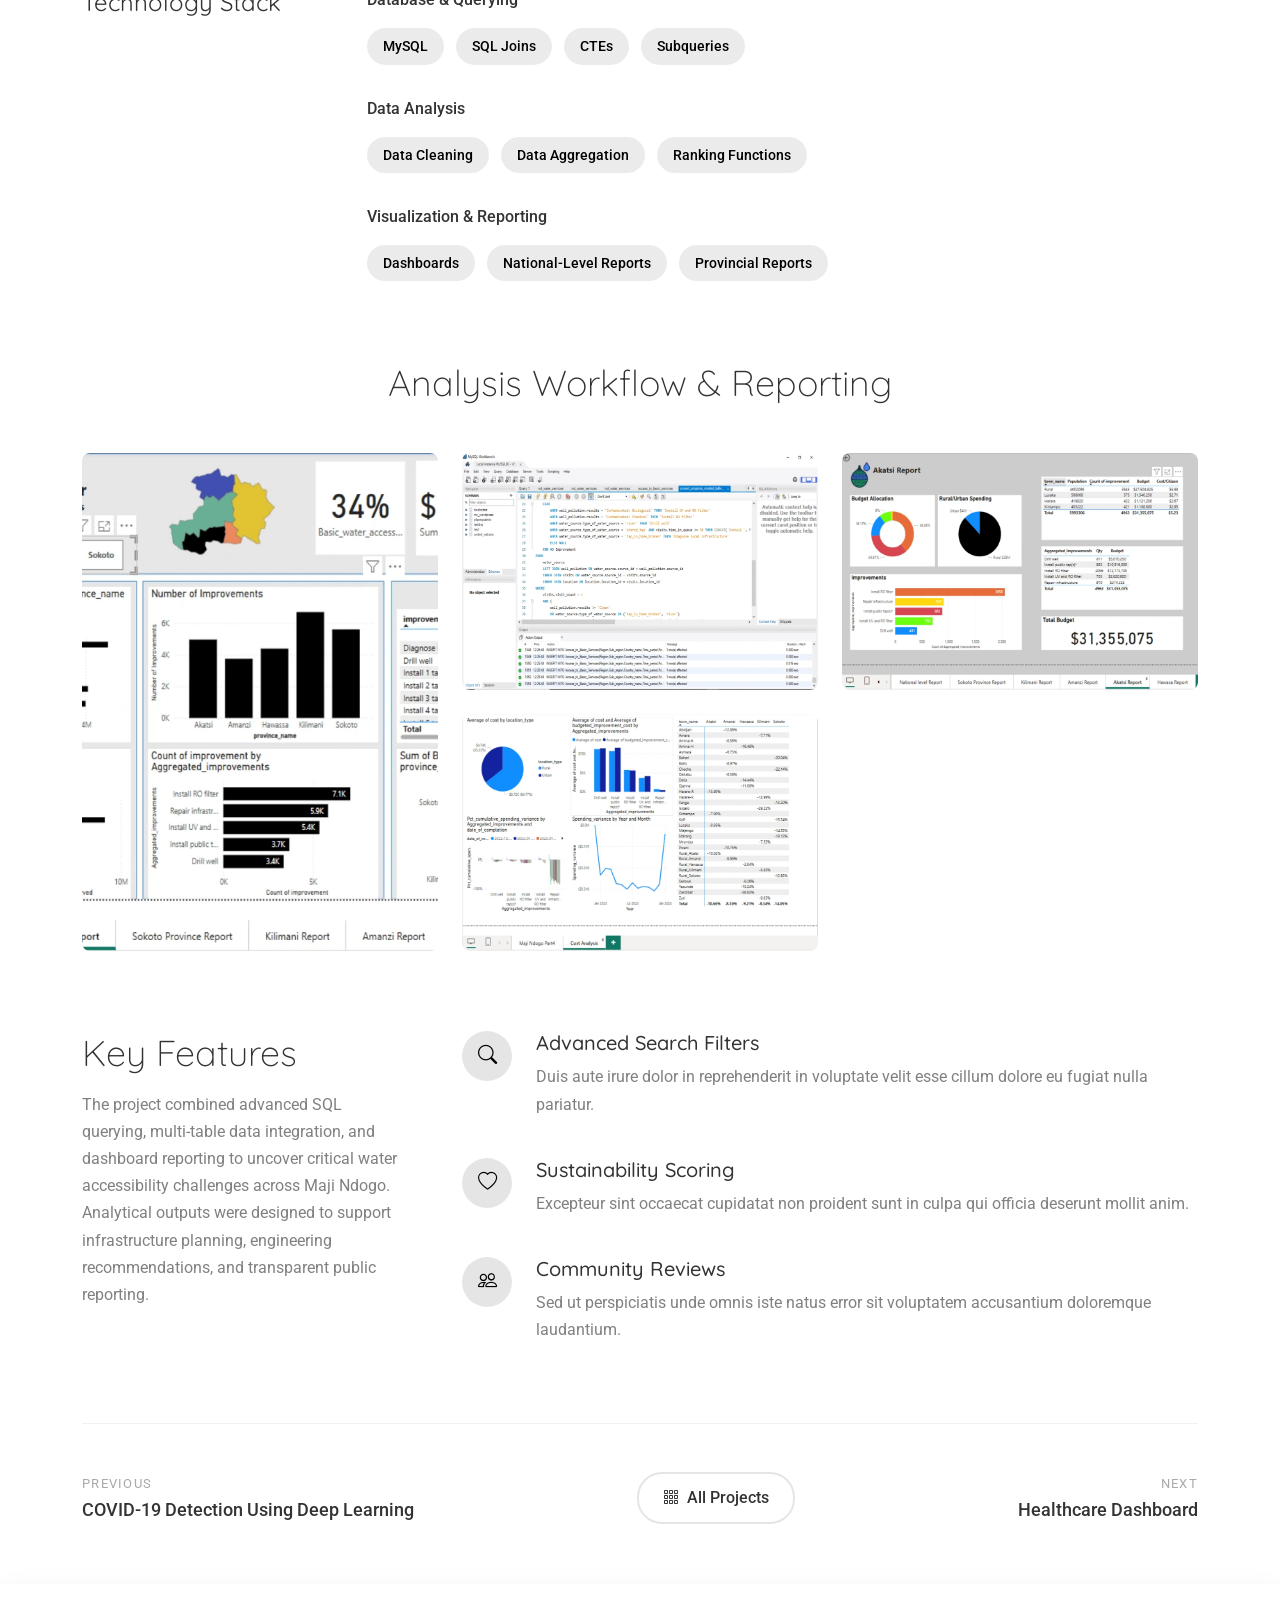
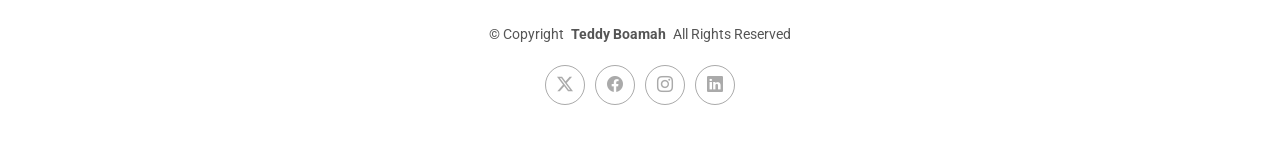
<file: portfolio-maji-ndogo.html>
<!DOCTYPE html>
<html lang="en">

<head>
  <meta charset="utf-8">
  <meta content="width=device-width, initial-scale=1.0" name="viewport">
  <title>Maji Ndogo Water Access Analysis | Teddy Boamah - Data Analyst & AI Developer</title>
  <meta name="description" content="Explore the Maji Ndogo Water Access Analysis project by 
    Teddy Boamah. This data analysis project uncovers water accessibility challenges, 
    queue times, infrastructure gaps, and regional disparities using SQL, analytics, and 
    visualization techniques.">
  <meta name="keywords" content="Maji Ndogo water analysis, water access analysis, 
    Teddy Boamah portfolio, SQL water services project, data analytics project, water 
    infrastructure analysis, queue time analysis, AI developer portfolio, data science project, 
    water quality analytics">
  <meta name="author" content="Teddy Boamah">
  
  <!-- Open Graph (for sharing) -->
  <meta property="og:title" content="Maji Ndogo Water Access Analysis | Teddy Boamah">
  <meta property="og:description" content="Data analysis project uncovering water access inequalities, infrastructure gaps, and service inefficiencies across Maji Ndogo regions using SQL and data analytics.">
  <meta property="og:image" content="https://teddyboamah.com/assets/img/portfolio/National_level_report.webp">
  <meta property="og:type" content="article">
  <meta property="og:url" content="https://teddyboamah.com/portfolio-water-service.html">
  
  <!-- Favicons -->
  <link rel="icon" href="/favicon.ico">
  <link rel="icon" type="image/png" sizes="32x32" href="/assets/img/favicon.png">

  <!-- Fonts -->
  <link href="https://fonts.googleapis.com" rel="preconnect">
  <link href="https://fonts.gstatic.com" rel="preconnect" crossorigin>
  <link href="https://fonts.googleapis.com/css2?family=Roboto:ital,wght@0,100;0,300;0,400;0,500;0,700;0,900;1,100;1,300;1,400;1,500;1,700;1,900&family=Raleway:ital,wght@0,100;0,200;0,300;0,400;0,500;0,600;0,700;0,800;0,900;1,100;1,200;1,300;1,400;1,500;1,600;1,700;1,800;1,900&family=Quicksand:wght@300;400;500;600;700&display=swap" rel="stylesheet">

  <!-- Vendor CSS Files -->
  <link href="assets/vendor/bootstrap/css/bootstrap.min.css" rel="stylesheet">
  <link href="assets/vendor/bootstrap-icons/bootstrap-icons.css" rel="stylesheet">
  <link href="assets/vendor/aos/aos.css" rel="stylesheet">
  <link href="assets/vendor/glightbox/css/glightbox.min.css" rel="stylesheet">
  <link href="assets/vendor/swiper/swiper-bundle.min.css" rel="stylesheet">

  <!-- Main CSS File -->
  <link href="assets/css/main.css" rel="stylesheet">

  <!-- Canonical tag for SEO -->
  <link rel="canonical" href="https://teddyboamah.com/portfolio-maji-ndogo.html">

</head>

<body class="portfolio-details-page">

  <header id="header" class="header d-flex align-items-center position-relative">
    <div class="container-fluid position-relative d-flex align-items-center justify-content-between">

      <a href="index.html" class="logo d-flex align-items-center">
        <!-- Uncomment the line below if you also wish to use an image logo -->
        <!-- <img src="assets/img/logo.webp" alt=""> -->
        <h1 class="sitename">Teddy Boamah</h1>
      </a>

      <nav id="navmenu" class="navmenu">
        <ul>
          <li><a href="index.html#hero">Home</a></li>
          <li><a href="index.html#about">About</a></li>
          <li><a href="index.html#resume">Resume</a></li>
          <li><a href="index.html#portfolio">Portfolio</a></li>
          <li><a href="index.html#services">Services</a></li>
          <li><a href="index.html#contact">Contact</a></li>
        </ul>
        <i class="mobile-nav-toggle d-xl-none bi bi-list"></i>
      </nav>

    </div>
  </header>

  <main class="main">

    <!-- Page Title -->
    <div class="page-title">
      <div class="breadcrumbs">
        <nav aria-label="breadcrumb">
          <ol class="breadcrumb">
            <li class="breadcrumb-item"><a href="index.html#hero"><i class="bi bi-house"></i> Home</a></li>
            <li class="breadcrumb-item"><a href="index.html#portfolio">Portfolio</a></li>
            <li class="breadcrumb-item active current"> Maji Ndogo Water Access Analysis</li>
          </ol>
        </nav>
      </div>

      <div class="title-wrapper">
        <h1>Maji Ndogo Water Access Analysis</h1>
        <p>A data-driven analysis uncovering water access challenges, infrastructure gaps, and service inefficiencies 
          across regions, using SQL, Power BI and analytical techniques to highlight real-world disparities and guide decision-making.
        </p>
      </div>
    </div><!-- End Page Title -->

    <!-- Portfolio Details Section -->
    <section id="portfolio-details" class="portfolio-details section">

      <div class="container" data-aos="fade-up" data-aos-delay="100">

        <div class="project-hero">
          <div class="hero-content" data-aos="fade-up">
            <div class="project-category">Data Analysis Project</div>
            <h1 class="project-title">Maji Ndogo Water Access Analysis</h1>
            <p class="project-subtitle">A comprehensive analysis of water accessibility across regions, uncovering infrastructure failures, 
              long queue times, and disparities in access. Using SQL and data analytics, the project highlights critical gaps affecting 
              communities and supports data-driven intervention strategies.
            </p>
          </div>

          <div class="project-meta-grid" data-aos="fade-up" data-aos-delay="200">
            <div class="meta-column">
              <div class="meta-label">Project Type</div>
              <div class="meta-value">Independent / Academic</div>
            </div>
            <div class="meta-column">
              <div class="meta-label">Timeline</div>
              <div class="meta-value">4 – 6 Weeks</div>
            </div>
            <div class="meta-column">
              <div class="meta-label">Year</div>
              <div class="meta-value">2025</div>
            </div>
            <div class="meta-column">
              <div class="meta-label">Tools Used</div>
              <div class="meta-value">SQL, Data Analysis, Data Visualization(Power BI)</div>
            </div>
          </div>
        </div>

        <div class="visual-showcase" data-aos="zoom-in" data-aos-delay="100">
          <div class="main-visual">
            <div class="portfolio-details-slider swiper init-swiper">
              <script type="application/json" class="swiper-config">
                {
                  "loop": true,
                  "speed": 600,
                  "autoplay": {
                    "delay": 4000
                  },
                  "effect": "creative",
                  "creativeEffect": {
                    "prev": {
                      "shadow": false,
                      "translate": ["-120%", 0, -500]
                    },
                    "next": {
                      "shadow": false,
                      "translate": ["120%", 0, -500]
                    }
                  },
                  "slidesPerView": 1,
                  "navigation": {
                    "nextEl": ".swiper-button-next",
                    "prevEl": ".swiper-button-prev"
                  }
                }
              </script>
              <div class="swiper-wrapper">
                <div class="swiper-slide">
                  <img src="assets/img/portfolio/National_level_report.webp" alt="National level water access report summarizing service coverage, infrastructure status, and regional disparities in Maji Ndogo" class="img-fluid" loading="lazy">
                </div>
                <div class="swiper-slide">
                  <img src="assets/img/portfolio/Public_transparency_report.webp" alt="Analysis of water service inefficiencies showing long queue times, broken taps, and reliance on unsafe water sources" class="img-fluid" loading="lazy">
                </div>
                <div class="swiper-slide">
                  <img src="assets/img/portfolio/Kilimani_province_report.webp" alt="Regional comparison of water access highlighting differences in availability and service reliability across communities" class="img-fluid" loading="lazy">
                </div>
              </div>
              <div class="swiper-button-next"></div>
              <div class="swiper-button-prev"></div>
            </div>
          </div>
        </div>

        <div class="content-section">
          <div class="row">
            <div class="col-lg-8 offset-lg-2">
              <div class="project-overview" data-aos="fade-up">
                <h2>Project Overview</h2>
                <p class="overview-text">The Maji Ndogo Water Access Analysis project focused on uncovering critical challenges affecting water accessibility across multiple regions. Using SQL-based data analysis techniques, the project examined 
                  infrastructure reliability, queue times, water source conditions, and regional disparities to identify communities facing severe service limitations. The analysis provided actionable insights that could support infrastructure 
                  prioritization, operational improvements, and equitable resource distribution.
                </p>

                <div class="challenge-solution">
                  <div class="challenge-block" data-aos="fade-up" data-aos-delay="100">
                    <h3>The Challenge</h3>
                    <p>Many communities within Maji Ndogo faced inconsistent access to clean and reliable water sources. Long queue times, broken household taps, unsafe river dependence, and uneven infrastructure distribution created 
                      major accessibility concerns. The challenge was to analyze large datasets across multiple regions and identify the areas most affected by poor water service conditions.
                    </p>
                  </div>

                  <div class="solution-block" data-aos="fade-up" data-aos-delay="200">
                    <h3>Our Approach</h3>
                    <p>The project combined data from multiple relational tables and external datasets using advanced SQL joins and analytical queries to build a comprehensive view of water accessibility across Maji Ndogo. Infrastructure records, 
                      water quality information, queue time statistics, employee assignments, and external cost tables were integrated to support deeper operational analysis. Separate dashboards and reports were developed for each of the five provinces, 
                      alongside a national-level report that summarized key trends, infrastructure priorities, and regional disparities. Additional recommendation queries were created to guide engineering teams on repair prioritization and resource allocation, 
                      while citizen-focused transparency reports were designed to communicate service conditions and improvement efforts clearly to the public.
                    </p>
                  </div>
                </div>
              </div>
            </div>
          </div>
        </div>

        <div class="metrics-showcase" data-aos="fade-up" data-aos-delay="100">
          <div class="row align-items-center">
            <div class="col-lg-6">
              <div class="metrics-content">
                <h3>Impact &amp; Results</h3>
                <p>The analysis revealed critical infrastructure and accessibility gaps across several regions, helping identify provinces with high concentrations 
                  of broken taps, unsafe water dependence, and excessive queue times. Through dashboard-driven reporting and SQL-based insights, the project enabled 
                  clearer prioritization of repairs, better visibility into regional disparities, and more transparent communication of water service conditions to 
                  both engineers and citizens.
                </p>
              </div>
            </div>
            <div class="col-lg-6">
              <div class="metrics-grid">
                <div class="metric-item" data-aos="fade-up" data-aos-delay="200">
                  <div class="metric-number">5</div>
                  <div class="metric-label">Provincial dashboards developed</div>
                </div>
                <div class="metric-item" data-aos="fade-up" data-aos-delay="250">
                  <div class="metric-number">Multiple</div>
                  <div class="metric-label">Relational datasets integrated through SQL joins</div>
                </div>
                <div class="metric-item" data-aos="fade-up" data-aos-delay="300">
                  <div class="metric-number">National</div>
                  <div class="metric-label">Comprehensive reporting and transparency dashboard</div>
                </div>
                <div class="metric-item" data-aos="fade-up" data-aos-delay="350">
                  <div class="metric-number">Actionable</div>
                  <div class="metric-label">Engineering repair and infrastructure recommendations generated</div>
                </div>
              </div>
            </div>
          </div>
        </div>

        <div class="technology-stack" data-aos="fade-up" data-aos-delay="100">
          <div class="row">
            <div class="col-lg-3">
              <h3>Technology Stack</h3>
            </div>
            <div class="col-lg-9">
              <div class="tech-categories">
                <div class="tech-category" data-aos="fade-up" data-aos-delay="150">
                  <div class="category-title">Database & Querying</div>
                  <div class="tech-list">
                    <span class="tech-item">MySQL</span>
                    <span class="tech-item">SQL Joins</span>
                    <span class="tech-item">CTEs</span>
                    <span class="tech-item">Subqueries</span>
                  </div>
                </div>
                <div class="tech-category" data-aos="fade-up" data-aos-delay="200">
                  <div class="category-title">Data Analysis</div>
                  <div class="tech-list">
                    <span class="tech-item">Data Cleaning</span>
                    <span class="tech-item">Data Aggregation</span>
                    <span class="tech-item">Ranking Functions</span>
                  </div>
                </div>
                <div class="tech-category" data-aos="fade-up" data-aos-delay="250">
                  <div class="category-title">Visualization & Reporting</div>
                  <div class="tech-list">
                    <span class="tech-item">Dashboards</span>
                    <span class="tech-item">National-Level Reports</span>
                    <span class="tech-item">Provincial Reports</span>
                  </div>
                </div>
              </div>
            </div>
          </div>
        </div>

        <div class="process-gallery" data-aos="fade-up" data-aos-delay="100">
          <h3>Analysis Workflow & Reporting</h3>
          <div class="gallery-masonry">
            <div class="gallery-item large" data-aos="fade-up" data-aos-delay="150">
              <img src="assets/img/portfolio/National_level_report.webp" 
                alt="National dashboard summarizing water access conditions and infrastructure analysis across Maji Ndogo" 
                class="img-fluid glightbox" 
                loading="lazy">
              <div class="gallery-caption">National Water Access Dashboard</div>
            </div>
            <div class="gallery-item" data-aos="fade-up" data-aos-delay="200">
              <img src="assets/img/portfolio/Maji_SQL.webp" 
                alt="SQL query integrating multiple relational datasets for water access analysis" 
                class="img-fluid glightbox" 
                loading="lazy">
              <div class="gallery-caption">SQL Data Integration &amp; Query Analysis</div>
            </div>
            <div class="gallery-item" data-aos="fade-up" data-aos-delay="250">
              <img src="assets/img/portfolio/Akatsi_province_report.webp" 
                alt="Provincial dashboard highlighting broken taps, queue times, and water accessibility trends" 
                class="img-fluid glightbox" 
                loading="lazy">
              <div class="gallery-caption">Provincial Infrastructure Report</div>
            </div>
            <div class="gallery-item" data-aos="fade-up" data-aos-delay="300">
              <img src="assets/img/portfolio/Cost Analysis Report.webp" 
                alt="Data-driven engineering recommendations for improving water infrastructure and reducing queue times" 
                class="img-fluid glightbox" 
                loading="lazy">
              <div class="gallery-caption">Engineering Recommendation Report</div>
            </div>
          </div>
        </div>

        <div class="key-features-section" data-aos="fade-up" data-aos-delay="100">
          <div class="row">
            <div class="col-lg-4">
              <div class="features-intro">
                <h3>Key Features</h3>
                <p>The project combined advanced SQL querying, multi-table data integration, and dashboard reporting to uncover 
                  critical water accessibility challenges across Maji Ndogo. Analytical outputs were designed to support 
                  infrastructure planning, engineering recommendations, and transparent public reporting.
                </p>
              </div>
            </div>
            <div class="col-lg-8">
              <div class="features-list">
                <div class="feature-row" data-aos="fade-up" data-aos-delay="150">
                  <div class="feature-icon">
                    <i class="bi bi-search"></i>
                  </div>
                  <div class="feature-content">
                    <h4>Advanced Search Filters</h4>
                    <p>Duis aute irure dolor in reprehenderit in voluptate velit esse cillum dolore eu fugiat nulla pariatur.</p>
                  </div>
                </div>
                <div class="feature-row" data-aos="fade-up" data-aos-delay="200">
                  <div class="feature-icon">
                    <i class="bi bi-heart"></i>
                  </div>
                  <div class="feature-content">
                    <h4>Sustainability Scoring</h4>
                    <p>Excepteur sint occaecat cupidatat non proident sunt in culpa qui officia deserunt mollit anim.</p>
                  </div>
                </div>
                <div class="feature-row" data-aos="fade-up" data-aos-delay="250">
                  <div class="feature-icon">
                    <i class="bi bi-people"></i>
                  </div>
                  <div class="feature-content">
                    <h4>Community Reviews</h4>
                    <p>Sed ut perspiciatis unde omnis iste natus error sit voluptatem accusantium doloremque laudantium.</p>
                  </div>
                </div>
              </div>
            </div>
          </div>
        </div>

        <div class="project-footer" data-aos="fade-up" data-aos-delay="200">
          <div class="footer-navigation">
            <a href="portfolio-covid19.html" class="nav-link prev-project">
              <span class="nav-direction">Previous</span>
              <span class="nav-title">COVID-19 Detection Using Deep Learning </span>
            </a>
            <a href="index.html#portfolio" class="nav-link all-projects">
              <i class="bi bi-grid-3x3-gap"></i>
              <span>All Projects</span>
            </a>
            <a href="#" class="nav-link next-project">
              <span class="nav-direction">Next</span>
              <span class="nav-title">Healthcare Dashboard</span>
            </a>
          </div>
        </div>

      </div>

    </section><!-- /Portfolio Details Section -->

  </main>

  <footer id="footer" class="footer">

    <div class="container">
      <div class="copyright text-center ">
        <p>© <span>Copyright</span> <strong class="px-1 sitename">Teddy Boamah</strong> <span>All Rights Reserved</span></p>
      </div>
      <div class="social-links d-flex justify-content-center">
        <a href=""><i class="bi bi-twitter-x"></i></a>
        <a href=""><i class="bi bi-facebook"></i></a>
        <a href=""><i class="bi bi-instagram"></i></a>
        <a href=""><i class="bi bi-linkedin"></i></a>
      </div>
     
    </div>

  </footer>

  <!-- Scroll Top -->
  <a href="#" id="scroll-top" class="scroll-top d-flex align-items-center justify-content-center"><i class="bi bi-arrow-up-short"></i></a>

  <!-- Preloader -->
  <div id="preloader">
    <div></div>
    <div></div>
    <div></div>
    <div></div>
  </div>

  <!-- Vendor JS Files -->
  <script src="assets/vendor/bootstrap/js/bootstrap.bundle.min.js"></script>
  <script src="assets/vendor/php-email-form/validate.js"></script>
  <script src="assets/vendor/aos/aos.js"></script>
  <script src="assets/vendor/typed.js/typed.umd.js"></script>
  <script src="assets/vendor/waypoints/noframework.waypoints.js"></script>
  <script src="assets/vendor/imagesloaded/imagesloaded.pkgd.min.js"></script>
  <script src="assets/vendor/isotope-layout/isotope.pkgd.min.js"></script>
  <script src="assets/vendor/glightbox/js/glightbox.min.js"></script>
  <script src="assets/vendor/swiper/swiper-bundle.min.js"></script>

  <!-- Main JS File -->
  <script src="assets/js/main.js"></script>

</body>

</html>
</file>
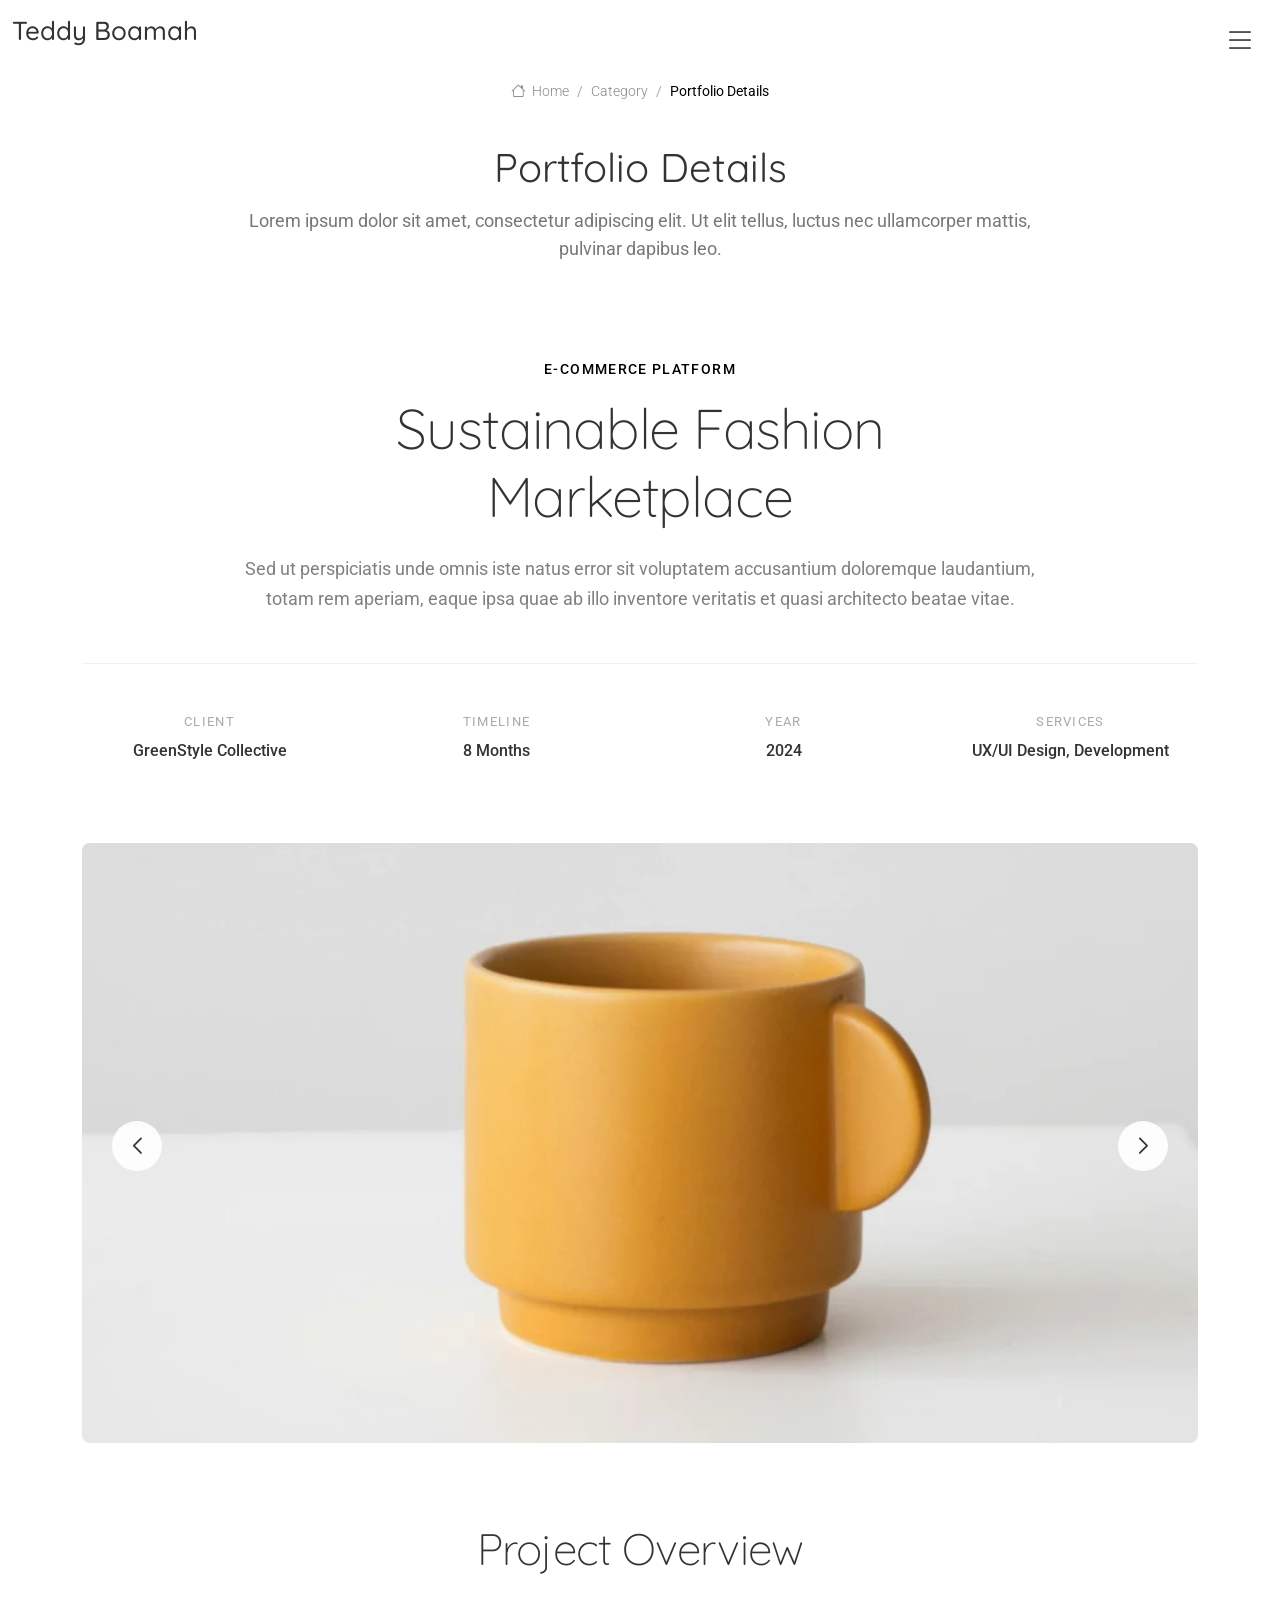
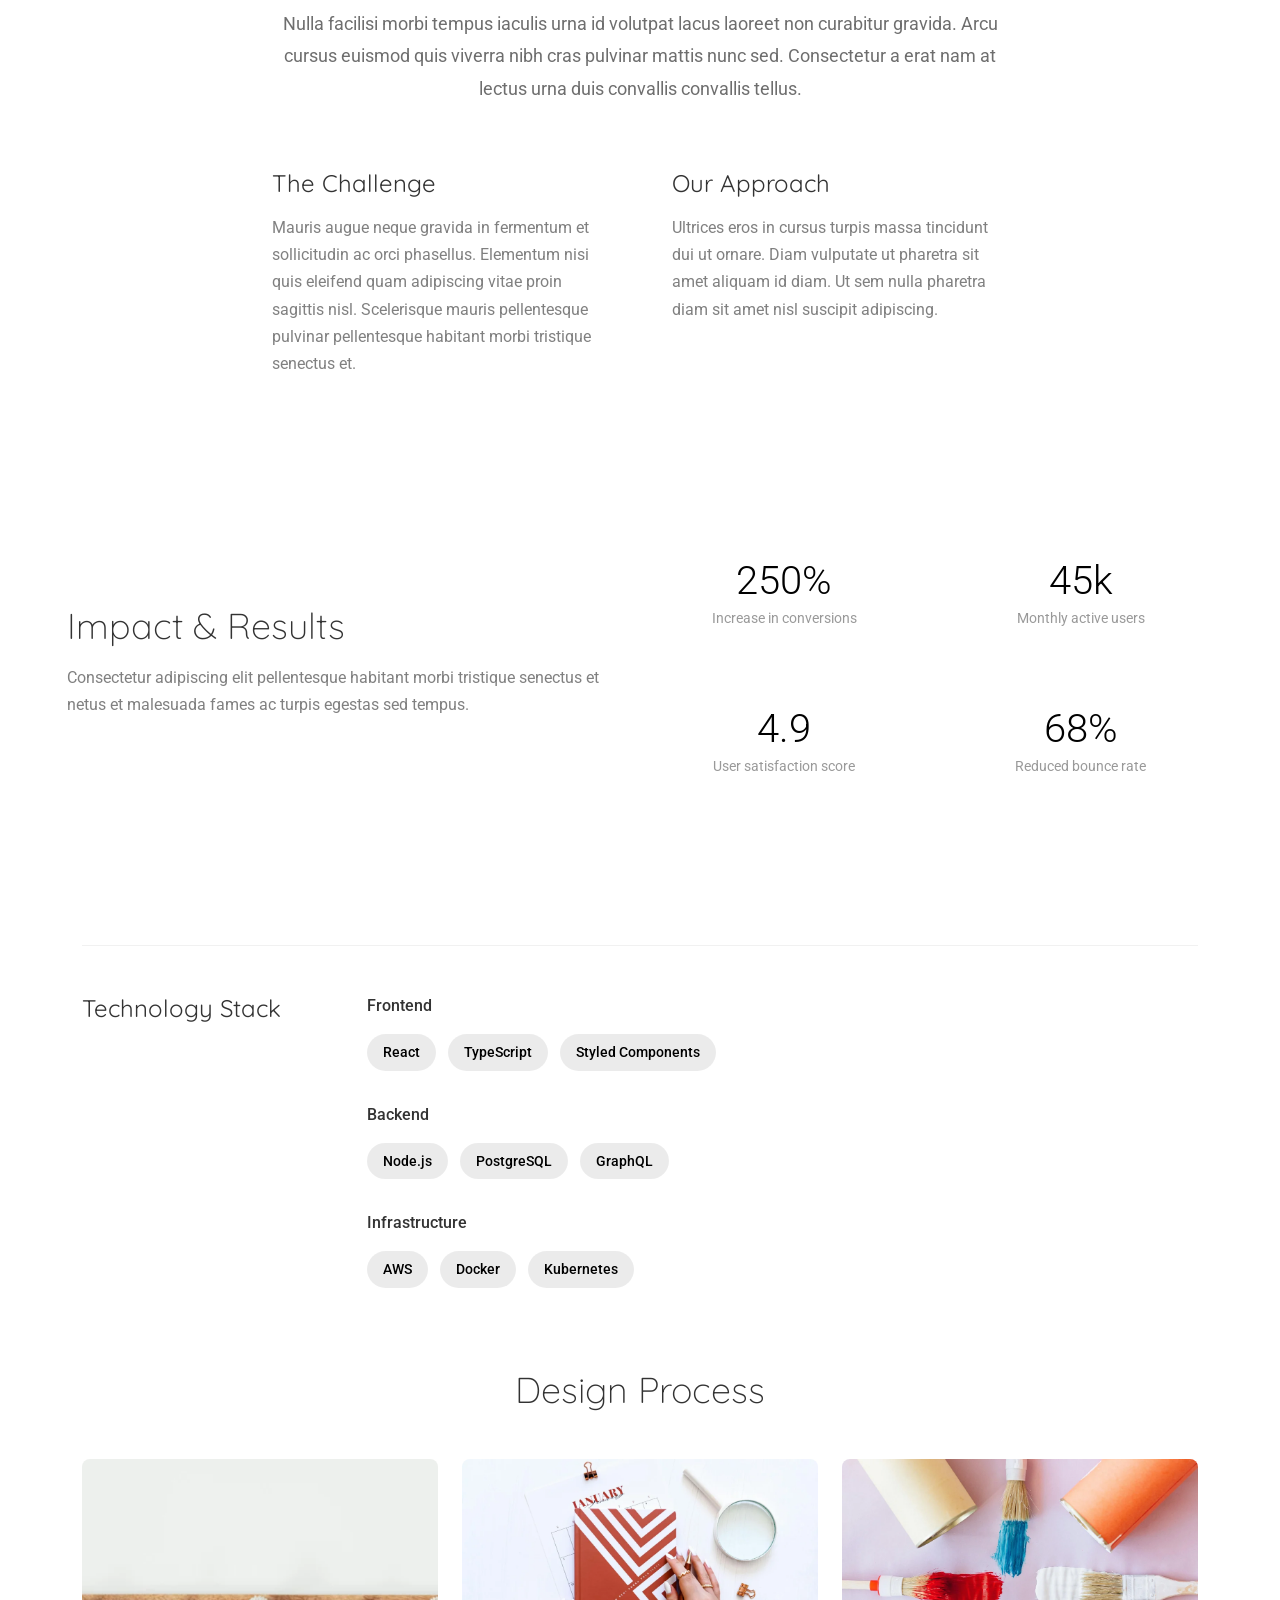
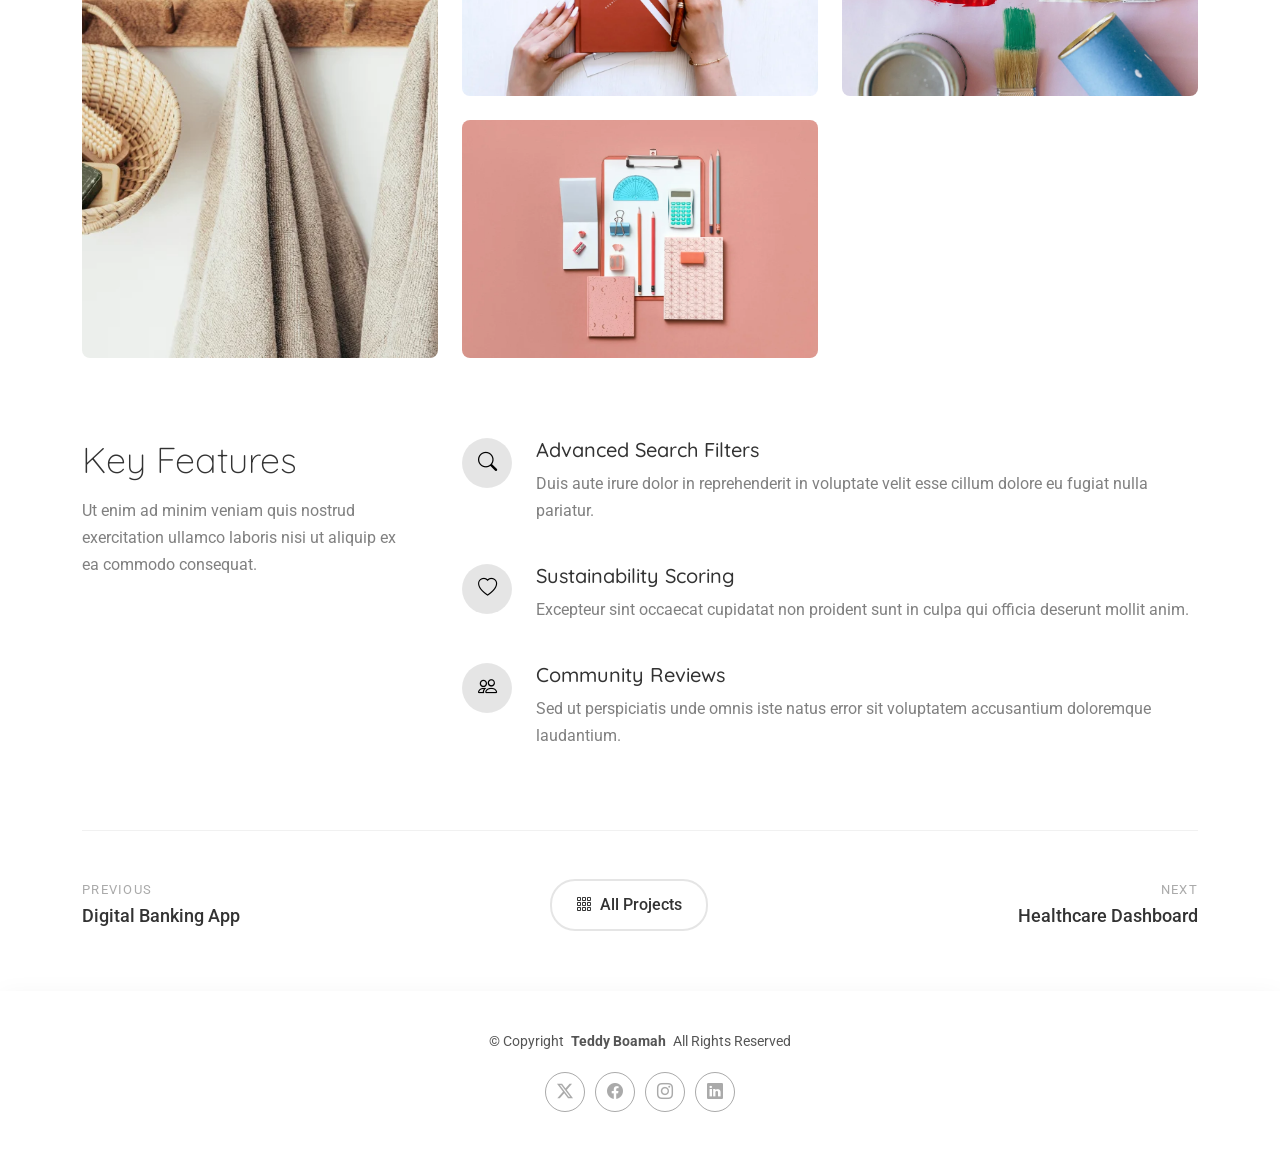
<file: portfolio-water-service.html>
<!DOCTYPE html>
<html lang="en">

<head>
  <meta charset="utf-8">
  <meta content="width=device-width, initial-scale=1.0" name="viewport">
  <title>Teddy Boamah | AI Developer & Data Scientist</title>
  <meta name="description" content="">
  <meta name="keywords" content="">

  <!-- Favicons -->
  <link rel="icon" href="/favicon.ico">
  <link rel="icon" type="image/png" sizes="32x32" href="/assets/img/favicon.png">
  
  <!-- Fonts -->
  <link href="https://fonts.googleapis.com" rel="preconnect">
  <link href="https://fonts.gstatic.com" rel="preconnect" crossorigin>
  <link href="https://fonts.googleapis.com/css2?family=Roboto:ital,wght@0,100;0,300;0,400;0,500;0,700;0,900;1,100;1,300;1,400;1,500;1,700;1,900&family=Raleway:ital,wght@0,100;0,200;0,300;0,400;0,500;0,600;0,700;0,800;0,900;1,100;1,200;1,300;1,400;1,500;1,600;1,700;1,800;1,900&family=Quicksand:wght@300;400;500;600;700&display=swap" rel="stylesheet">

  <!-- Vendor CSS Files -->
  <link href="assets/vendor/bootstrap/css/bootstrap.min.css" rel="stylesheet">
  <link href="assets/vendor/bootstrap-icons/bootstrap-icons.css" rel="stylesheet">
  <link href="assets/vendor/aos/aos.css" rel="stylesheet">
  <link href="assets/vendor/glightbox/css/glightbox.min.css" rel="stylesheet">
  <link href="assets/vendor/swiper/swiper-bundle.min.css" rel="stylesheet">

  <!-- Main CSS File -->
  <link href="assets/css/main.css" rel="stylesheet">

  <!-- Canonical tag for SEO -->
  <link rel="canonical" href="https://teddyboamah.com/portfolio-water-service.html">

</head>

<body class="portfolio-details-page">

  <header id="header" class="header d-flex align-items-center position-relative">
    <div class="container-fluid position-relative d-flex align-items-center justify-content-between">

      <a href="index.html" class="logo d-flex align-items-center">
        <!-- Uncomment the line below if you also wish to use an image logo -->
        <!-- <img src="assets/img/logo.webp" alt=""> -->
        <h1 class="sitename">Teddy Boamah</h1>
      </a>

      <nav id="navmenu" class="navmenu">
        <ul>
          <li><a href="#hero">Home</a></li>
          <li><a href="#about">About</a></li>
          <li><a href="#resume">Resume</a></li>
          <li><a href="#portfolio">Portfolio</a></li>
          <li><a href="#services">Services</a></li>
          <li class="dropdown"><a href="#"><span>Dropdown</span> <i class="bi bi-chevron-down toggle-dropdown"></i></a>
            <ul>
              <li><a href="#">Dropdown 1</a></li>
              <li class="dropdown"><a href="#"><span>Deep Dropdown</span> <i class="bi bi-chevron-down toggle-dropdown"></i></a>
                <ul>
                  <li><a href="#">Deep Dropdown 1</a></li>
                  <li><a href="#">Deep Dropdown 2</a></li>
                  <li><a href="#">Deep Dropdown 3</a></li>
                  <li><a href="#">Deep Dropdown 4</a></li>
                  <li><a href="#">Deep Dropdown 5</a></li>
                </ul>
              </li>
              <li><a href="#">Dropdown 2</a></li>
              <li><a href="#">Dropdown 3</a></li>
              <li><a href="#">Dropdown 4</a></li>
            </ul>
          </li>
          <li><a href="#contact">Contact</a></li>
        </ul>
        <i class="mobile-nav-toggle d-xl-none bi bi-list"></i>
      </nav>

    </div>
  </header>

  <main class="main">

    <!-- Page Title -->
    <div class="page-title">
      <div class="breadcrumbs">
        <nav aria-label="breadcrumb">
          <ol class="breadcrumb">
            <li class="breadcrumb-item"><a href="#"><i class="bi bi-house"></i> Home</a></li>
            <li class="breadcrumb-item"><a href="#">Category</a></li>
            <li class="breadcrumb-item active current">Portfolio Details</li>
          </ol>
        </nav>
      </div>

      <div class="title-wrapper">
        <h1>Portfolio Details</h1>
        <p>Lorem ipsum dolor sit amet, consectetur adipiscing elit. Ut elit tellus, luctus nec ullamcorper mattis, pulvinar dapibus leo.</p>
      </div>
    </div><!-- End Page Title -->

    <!-- Portfolio Details Section -->
    <section id="portfolio-details" class="portfolio-details section">

      <div class="container" data-aos="fade-up" data-aos-delay="100">

        <div class="project-hero">
          <div class="hero-content" data-aos="fade-up">
            <div class="project-category">E-Commerce Platform</div>
            <h1 class="project-title">Sustainable Fashion Marketplace</h1>
            <p class="project-subtitle">Sed ut perspiciatis unde omnis iste natus error sit voluptatem accusantium doloremque laudantium, totam rem aperiam, eaque ipsa quae ab illo inventore veritatis et quasi architecto beatae vitae.</p>
          </div>

          <div class="project-meta-grid" data-aos="fade-up" data-aos-delay="200">
            <div class="meta-column">
              <div class="meta-label">Client</div>
              <div class="meta-value">GreenStyle Collective</div>
            </div>
            <div class="meta-column">
              <div class="meta-label">Timeline</div>
              <div class="meta-value">8 Months</div>
            </div>
            <div class="meta-column">
              <div class="meta-label">Year</div>
              <div class="meta-value">2024</div>
            </div>
            <div class="meta-column">
              <div class="meta-label">Services</div>
              <div class="meta-value">UX/UI Design, Development</div>
            </div>
          </div>
        </div>

        <div class="visual-showcase" data-aos="zoom-in" data-aos-delay="100">
          <div class="main-visual">
            <div class="portfolio-details-slider swiper init-swiper">
              <script type="application/json" class="swiper-config">
                {
                  "loop": true,
                  "speed": 600,
                  "autoplay": {
                    "delay": 4000
                  },
                  "effect": "creative",
                  "creativeEffect": {
                    "prev": {
                      "shadow": false,
                      "translate": ["-120%", 0, -500]
                    },
                    "next": {
                      "shadow": false,
                      "translate": ["120%", 0, -500]
                    }
                  },
                  "slidesPerView": 1,
                  "navigation": {
                    "nextEl": ".swiper-button-next",
                    "prevEl": ".swiper-button-prev"
                  }
                }
              </script>
              <div class="swiper-wrapper">
                <div class="swiper-slide">
                  <img src="assets/img/portfolio/portfolio-5.webp" alt="Project showcase" class="img-fluid" loading="lazy">
                </div>
                <div class="swiper-slide">
                  <img src="assets/img/portfolio/portfolio-7.webp" alt="Project showcase" class="img-fluid" loading="lazy">
                </div>
                <div class="swiper-slide">
                  <img src="assets/img/portfolio/portfolio-8.webp" alt="Project showcase" class="img-fluid" loading="lazy">
                </div>
              </div>
              <div class="swiper-button-next"></div>
              <div class="swiper-button-prev"></div>
            </div>
          </div>
        </div>

        <div class="content-section">
          <div class="row">
            <div class="col-lg-8 offset-lg-2">
              <div class="project-overview" data-aos="fade-up">
                <h2>Project Overview</h2>
                <p class="overview-text">Nulla facilisi morbi tempus iaculis urna id volutpat lacus laoreet non curabitur gravida. Arcu cursus euismod quis viverra nibh cras pulvinar mattis nunc sed. Consectetur a erat nam at lectus urna duis convallis convallis tellus.</p>

                <div class="challenge-solution">
                  <div class="challenge-block" data-aos="fade-up" data-aos-delay="100">
                    <h3>The Challenge</h3>
                    <p>Mauris augue neque gravida in fermentum et sollicitudin ac orci phasellus. Elementum nisi quis eleifend quam adipiscing vitae proin sagittis nisl. Scelerisque mauris pellentesque pulvinar pellentesque habitant morbi tristique senectus et.</p>
                  </div>

                  <div class="solution-block" data-aos="fade-up" data-aos-delay="200">
                    <h3>Our Approach</h3>
                    <p>Ultrices eros in cursus turpis massa tincidunt dui ut ornare. Diam vulputate ut pharetra sit amet aliquam id diam. Ut sem nulla pharetra diam sit amet nisl suscipit adipiscing.</p>
                  </div>
                </div>
              </div>
            </div>
          </div>
        </div>

        <div class="metrics-showcase" data-aos="fade-up" data-aos-delay="100">
          <div class="row align-items-center">
            <div class="col-lg-6">
              <div class="metrics-content">
                <h3>Impact &amp; Results</h3>
                <p>Consectetur adipiscing elit pellentesque habitant morbi tristique senectus et netus et malesuada fames ac turpis egestas sed tempus.</p>
              </div>
            </div>
            <div class="col-lg-6">
              <div class="metrics-grid">
                <div class="metric-item" data-aos="fade-up" data-aos-delay="200">
                  <div class="metric-number">250%</div>
                  <div class="metric-label">Increase in conversions</div>
                </div>
                <div class="metric-item" data-aos="fade-up" data-aos-delay="250">
                  <div class="metric-number">45k</div>
                  <div class="metric-label">Monthly active users</div>
                </div>
                <div class="metric-item" data-aos="fade-up" data-aos-delay="300">
                  <div class="metric-number">4.9</div>
                  <div class="metric-label">User satisfaction score</div>
                </div>
                <div class="metric-item" data-aos="fade-up" data-aos-delay="350">
                  <div class="metric-number">68%</div>
                  <div class="metric-label">Reduced bounce rate</div>
                </div>
              </div>
            </div>
          </div>
        </div>

        <div class="technology-stack" data-aos="fade-up" data-aos-delay="100">
          <div class="row">
            <div class="col-lg-3">
              <h3>Technology Stack</h3>
            </div>
            <div class="col-lg-9">
              <div class="tech-categories">
                <div class="tech-category" data-aos="fade-up" data-aos-delay="150">
                  <div class="category-title">Frontend</div>
                  <div class="tech-list">
                    <span class="tech-item">React</span>
                    <span class="tech-item">TypeScript</span>
                    <span class="tech-item">Styled Components</span>
                  </div>
                </div>
                <div class="tech-category" data-aos="fade-up" data-aos-delay="200">
                  <div class="category-title">Backend</div>
                  <div class="tech-list">
                    <span class="tech-item">Node.js</span>
                    <span class="tech-item">PostgreSQL</span>
                    <span class="tech-item">GraphQL</span>
                  </div>
                </div>
                <div class="tech-category" data-aos="fade-up" data-aos-delay="250">
                  <div class="category-title">Infrastructure</div>
                  <div class="tech-list">
                    <span class="tech-item">AWS</span>
                    <span class="tech-item">Docker</span>
                    <span class="tech-item">Kubernetes</span>
                  </div>
                </div>
              </div>
            </div>
          </div>
        </div>

        <div class="process-gallery" data-aos="fade-up" data-aos-delay="100">
          <h3>Design Process</h3>
          <div class="gallery-masonry">
            <div class="gallery-item large" data-aos="fade-up" data-aos-delay="150">
              <img src="assets/img/portfolio/portfolio-11.webp" alt="Design process" class="img-fluid glightbox" loading="lazy">
              <div class="gallery-caption">User Research &amp; Personas</div>
            </div>
            <div class="gallery-item" data-aos="fade-up" data-aos-delay="200">
              <img src="assets/img/portfolio/portfolio-12.webp" alt="Design process" class="img-fluid glightbox" loading="lazy">
              <div class="gallery-caption">Wireframes</div>
            </div>
            <div class="gallery-item" data-aos="fade-up" data-aos-delay="250">
              <img src="assets/img/portfolio/portfolio-3.webp" alt="Design process" class="img-fluid glightbox" loading="lazy">
              <div class="gallery-caption">Prototypes</div>
            </div>
            <div class="gallery-item" data-aos="fade-up" data-aos-delay="300">
              <img src="assets/img/portfolio/portfolio-4.webp" alt="Design process" class="img-fluid glightbox" loading="lazy">
              <div class="gallery-caption">Final Design</div>
            </div>
          </div>
        </div>

        <div class="key-features-section" data-aos="fade-up" data-aos-delay="100">
          <div class="row">
            <div class="col-lg-4">
              <div class="features-intro">
                <h3>Key Features</h3>
                <p>Ut enim ad minim veniam quis nostrud exercitation ullamco laboris nisi ut aliquip ex ea commodo consequat.</p>
              </div>
            </div>
            <div class="col-lg-8">
              <div class="features-list">
                <div class="feature-row" data-aos="fade-up" data-aos-delay="150">
                  <div class="feature-icon">
                    <i class="bi bi-search"></i>
                  </div>
                  <div class="feature-content">
                    <h4>Advanced Search Filters</h4>
                    <p>Duis aute irure dolor in reprehenderit in voluptate velit esse cillum dolore eu fugiat nulla pariatur.</p>
                  </div>
                </div>
                <div class="feature-row" data-aos="fade-up" data-aos-delay="200">
                  <div class="feature-icon">
                    <i class="bi bi-heart"></i>
                  </div>
                  <div class="feature-content">
                    <h4>Sustainability Scoring</h4>
                    <p>Excepteur sint occaecat cupidatat non proident sunt in culpa qui officia deserunt mollit anim.</p>
                  </div>
                </div>
                <div class="feature-row" data-aos="fade-up" data-aos-delay="250">
                  <div class="feature-icon">
                    <i class="bi bi-people"></i>
                  </div>
                  <div class="feature-content">
                    <h4>Community Reviews</h4>
                    <p>Sed ut perspiciatis unde omnis iste natus error sit voluptatem accusantium doloremque laudantium.</p>
                  </div>
                </div>
              </div>
            </div>
          </div>
        </div>

        <div class="project-footer" data-aos="fade-up" data-aos-delay="200">
          <div class="footer-navigation">
            <a href="#" class="nav-link prev-project">
              <span class="nav-direction">Previous</span>
              <span class="nav-title">Digital Banking App</span>
            </a>
            <a href="#" class="nav-link all-projects">
              <i class="bi bi-grid-3x3-gap"></i>
              <span>All Projects</span>
            </a>
            <a href="#" class="nav-link next-project">
              <span class="nav-direction">Next</span>
              <span class="nav-title">Healthcare Dashboard</span>
            </a>
          </div>
        </div>

      </div>

    </section><!-- /Portfolio Details Section -->

  </main>

  <footer id="footer" class="footer">

    <div class="container">
      <div class="copyright text-center ">
        <p>© <span>Copyright</span> <strong class="px-1 sitename">Teddy Boamah</strong> <span>All Rights Reserved</span></p>
      </div>
      <div class="social-links d-flex justify-content-center">
        <a href=""><i class="bi bi-twitter-x"></i></a>
        <a href=""><i class="bi bi-facebook"></i></a>
        <a href=""><i class="bi bi-instagram"></i></a>
        <a href=""><i class="bi bi-linkedin"></i></a>
      </div>
     
    </div>

  </footer>

  <!-- Scroll Top -->
  <a href="#" id="scroll-top" class="scroll-top d-flex align-items-center justify-content-center"><i class="bi bi-arrow-up-short"></i></a>

  <!-- Preloader -->
  <div id="preloader">
    <div></div>
    <div></div>
    <div></div>
    <div></div>
  </div>

  <!-- Vendor JS Files -->
  <script src="assets/vendor/bootstrap/js/bootstrap.bundle.min.js"></script>
  <script src="assets/vendor/php-email-form/validate.js"></script>
  <script src="assets/vendor/aos/aos.js"></script>
  <script src="assets/vendor/typed.js/typed.umd.js"></script>
  <script src="assets/vendor/waypoints/noframework.waypoints.js"></script>
  <script src="assets/vendor/imagesloaded/imagesloaded.pkgd.min.js"></script>
  <script src="assets/vendor/isotope-layout/isotope.pkgd.min.js"></script>
  <script src="assets/vendor/glightbox/js/glightbox.min.js"></script>
  <script src="assets/vendor/swiper/swiper-bundle.min.js"></script>

  <!-- Main JS File -->
  <script src="assets/js/main.js"></script>

</body>

</html>
</file>
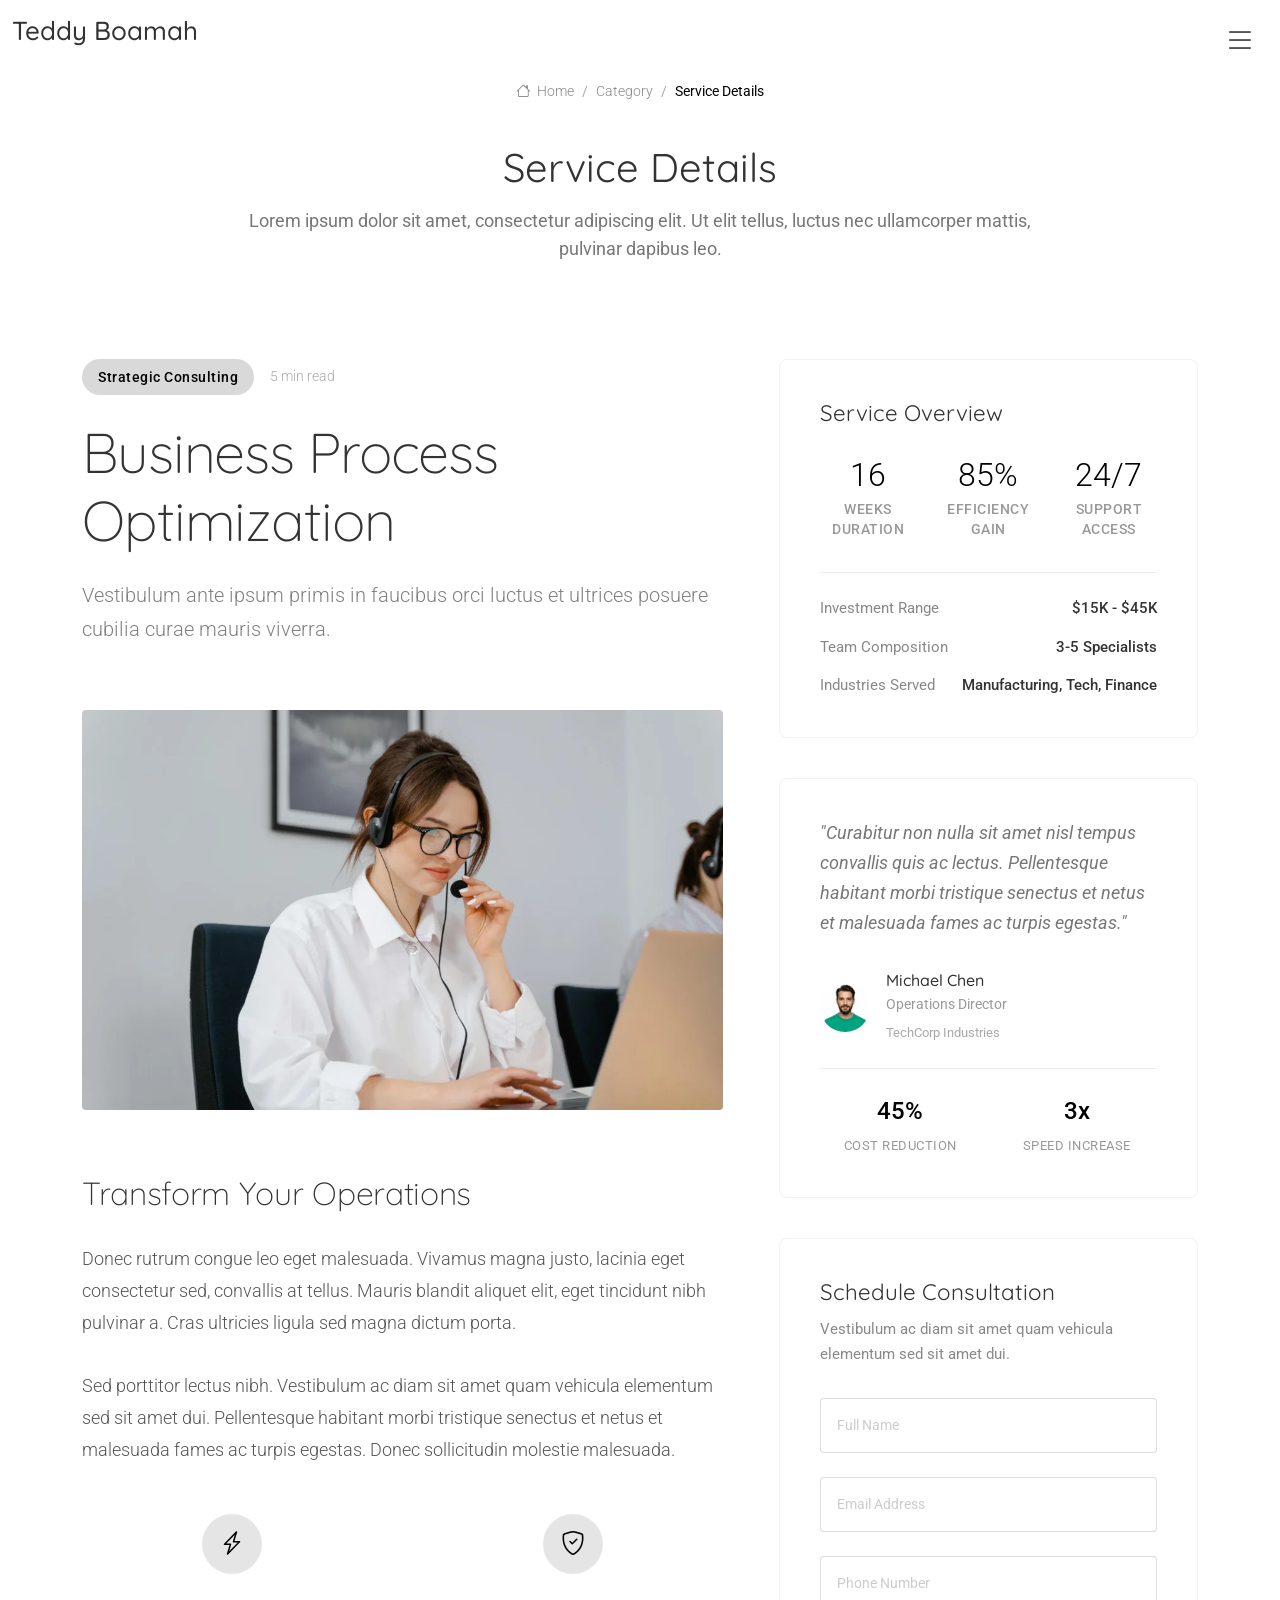
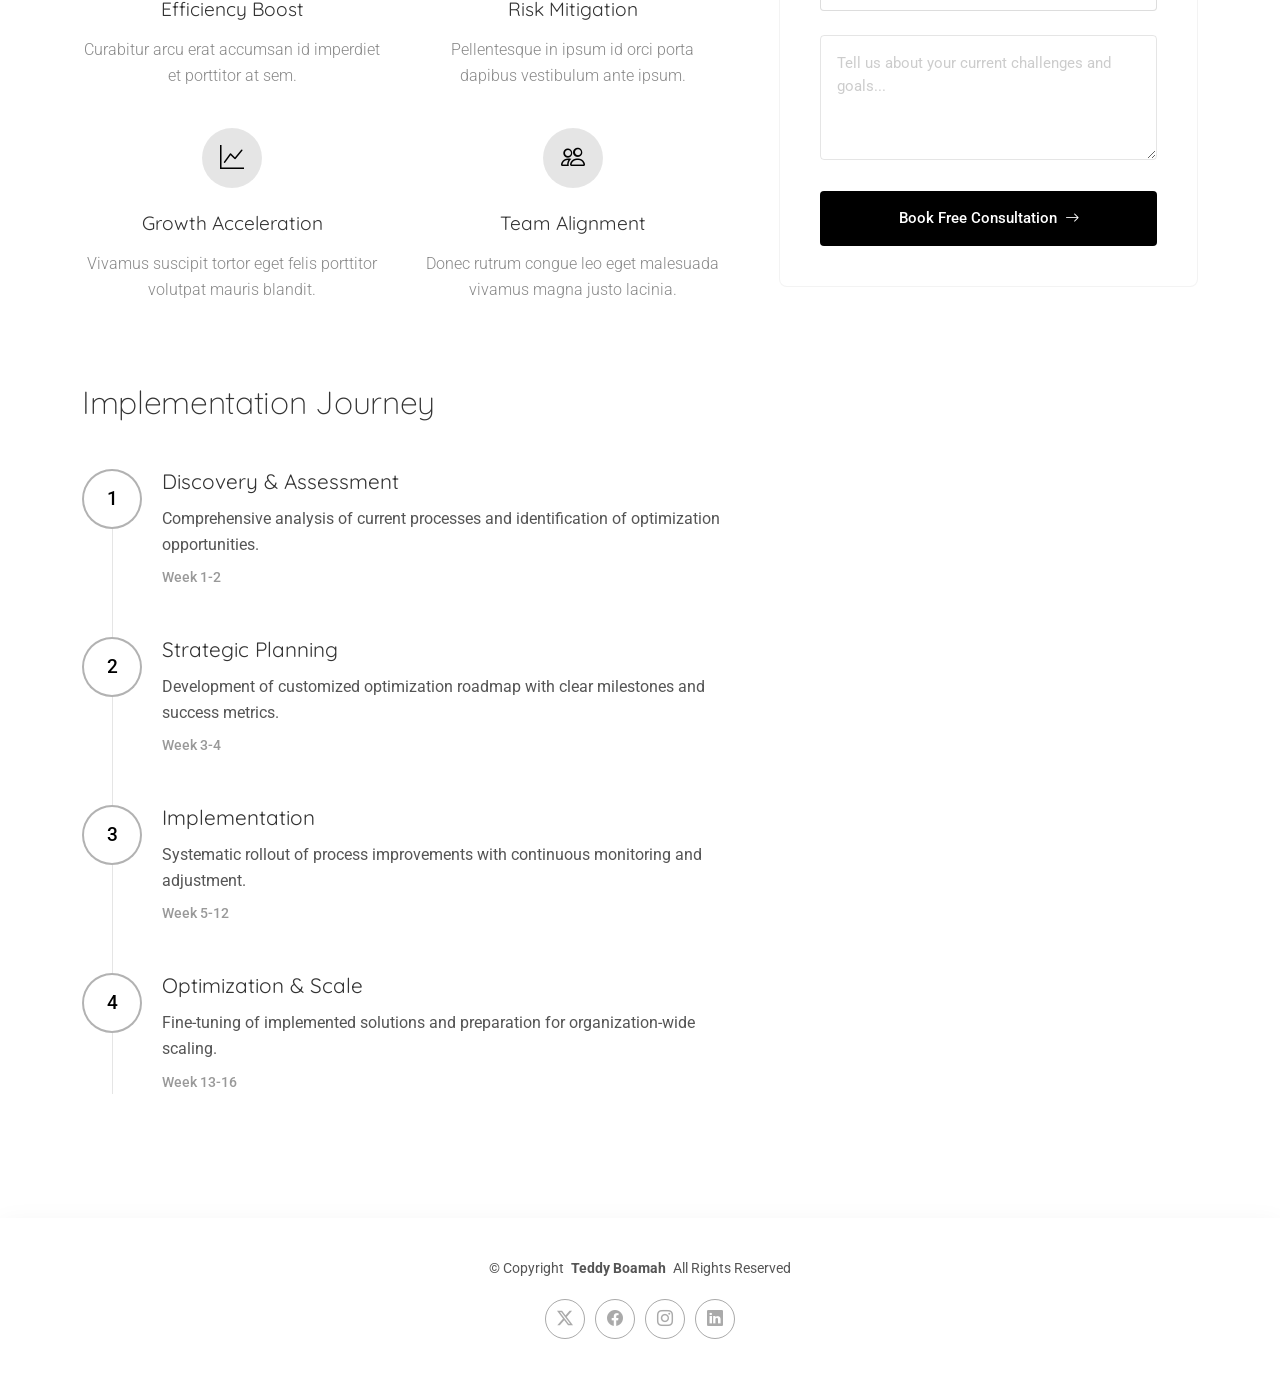
<file: service-details.html>
<!DOCTYPE html>
<html lang="en">

<head>
  <meta charset="utf-8">
  <meta content="width=device-width, initial-scale=1.0" name="viewport">
  <title>Teddy Boamah | AI Developer & Data Scientist</title>
  <meta name="description" content="">
  <meta name="keywords" content="">

  <!-- Favicons -->
  <link href="assets/img/favicon.png" rel="icon">
  <link href="assets/img/apple-touch-icon.png" rel="apple-touch-icon">

  <!-- Fonts -->
  <link href="https://fonts.googleapis.com" rel="preconnect">
  <link href="https://fonts.gstatic.com" rel="preconnect" crossorigin>
  <link href="https://fonts.googleapis.com/css2?family=Roboto:ital,wght@0,100;0,300;0,400;0,500;0,700;0,900;1,100;1,300;1,400;1,500;1,700;1,900&family=Raleway:ital,wght@0,100;0,200;0,300;0,400;0,500;0,600;0,700;0,800;0,900;1,100;1,200;1,300;1,400;1,500;1,600;1,700;1,800;1,900&family=Quicksand:wght@300;400;500;600;700&display=swap" rel="stylesheet">

  <!-- Vendor CSS Files -->
  <link href="assets/vendor/bootstrap/css/bootstrap.min.css" rel="stylesheet">
  <link href="assets/vendor/bootstrap-icons/bootstrap-icons.css" rel="stylesheet">
  <link href="assets/vendor/aos/aos.css" rel="stylesheet">
  <link href="assets/vendor/glightbox/css/glightbox.min.css" rel="stylesheet">
  <link href="assets/vendor/swiper/swiper-bundle.min.css" rel="stylesheet">

  <!-- Main CSS File -->
  <link href="assets/css/main.css" rel="stylesheet">

</head>

<body class="service-details-page">

  <header id="header" class="header d-flex align-items-center position-relative">
    <div class="container-fluid position-relative d-flex align-items-center justify-content-between">

      <a href="index.html" class="logo d-flex align-items-center">
        <!-- Uncomment the line below if you also wish to use an image logo -->
        <!-- <img src="assets/img/logo.webp" alt=""> -->
        <h1 class="sitename">Teddy Boamah</h1>
      </a>

      <nav id="navmenu" class="navmenu">
        <ul>
          <li><a href="#hero">Home</a></li>
          <li><a href="#about">About</a></li>
          <li><a href="#resume">Resume</a></li>
          <li><a href="#portfolio">Portfolio</a></li>
          <li><a href="#services">Services</a></li>
          
          <li><a href="#contact">Contact</a></li>
        </ul>
        <i class="mobile-nav-toggle d-xl-none bi bi-list"></i>
      </nav>

    </div>
  </header>

  <main class="main">

    <!-- Page Title -->
    <div class="page-title">
      <div class="breadcrumbs">
        <nav aria-label="breadcrumb">
          <ol class="breadcrumb">
            <li class="breadcrumb-item"><a href="#"><i class="bi bi-house"></i> Home</a></li>
            <li class="breadcrumb-item"><a href="#">Category</a></li>
            <li class="breadcrumb-item active current">Service Details</li>
          </ol>
        </nav>
      </div>

      <div class="title-wrapper">
        <h1>Service Details</h1>
        <p>Lorem ipsum dolor sit amet, consectetur adipiscing elit. Ut elit tellus, luctus nec ullamcorper mattis, pulvinar dapibus leo.</p>
      </div>
    </div><!-- End Page Title -->

    <!-- Service Details Section -->
    <section id="service-details" class="service-details section">

      <div class="container" data-aos="fade-up" data-aos-delay="100">

        <div class="row">

          <!-- Main Content Area -->
          <div class="col-lg-7">

            <!-- Hero Service Introduction -->
            <div class="service-hero" data-aos="fade-up" data-aos-delay="100">
              <div class="service-meta">
                <span class="service-category">Strategic Consulting</span>
                <span class="reading-time">5 min read</span>
              </div>
              <h1>Business Process Optimization</h1>
              <p class="service-description">Vestibulum ante ipsum primis in faucibus orci luctus et ultrices posuere cubilia curae mauris viverra.</p>
            </div>

            <!-- Service Visual -->
            <div class="service-visual" data-aos="zoom-in" data-aos-delay="200">
              <img src="assets/img/services/services-7.webp" alt="Business Process Optimization" class="img-fluid">
            </div>

            <!-- Service Content -->
            <div class="service-narrative" data-aos="fade-up" data-aos-delay="300">
              <h3>Transform Your Operations</h3>
              <p>Donec rutrum congue leo eget malesuada. Vivamus magna justo, lacinia eget consectetur sed, convallis at tellus. Mauris blandit aliquet elit, eget tincidunt nibh pulvinar a. Cras ultricies ligula sed magna dictum porta.</p>

              <p>Sed porttitor lectus nibh. Vestibulum ac diam sit amet quam vehicula elementum sed sit amet dui. Pellentesque habitant morbi tristique senectus et netus et malesuada fames ac turpis egestas. Donec sollicitudin molestie malesuada.</p>

              <!-- Key Benefits Grid -->
              <div class="benefits-grid" data-aos="fade-up" data-aos-delay="400">
                <div class="benefit-card">
                  <div class="benefit-icon">
                    <i class="bi bi-lightning-charge"></i>
                  </div>
                  <h4>Efficiency Boost</h4>
                  <p>Curabitur arcu erat accumsan id imperdiet et porttitor at sem.</p>
                </div>

                <div class="benefit-card">
                  <div class="benefit-icon">
                    <i class="bi bi-shield-check"></i>
                  </div>
                  <h4>Risk Mitigation</h4>
                  <p>Pellentesque in ipsum id orci porta dapibus vestibulum ante ipsum.</p>
                </div>

                <div class="benefit-card">
                  <div class="benefit-icon">
                    <i class="bi bi-graph-up"></i>
                  </div>
                  <h4>Growth Acceleration</h4>
                  <p>Vivamus suscipit tortor eget felis porttitor volutpat mauris blandit.</p>
                </div>

                <div class="benefit-card">
                  <div class="benefit-icon">
                    <i class="bi bi-people"></i>
                  </div>
                  <h4>Team Alignment</h4>
                  <p>Donec rutrum congue leo eget malesuada vivamus magna justo lacinia.</p>
                </div>
              </div>

            </div>

            <!-- Implementation Timeline -->
            <div class="timeline-section" data-aos="fade-up" data-aos-delay="500">
              <h3>Implementation Journey</h3>
              <div class="timeline">
                <div class="timeline-item">
                  <div class="timeline-marker">
                    <span>1</span>
                  </div>
                  <div class="timeline-content">
                    <h4>Discovery &amp; Assessment</h4>
                    <p>Comprehensive analysis of current processes and identification of optimization opportunities.</p>
                    <small>Week 1-2</small>
                  </div>
                </div>

                <div class="timeline-item">
                  <div class="timeline-marker">
                    <span>2</span>
                  </div>
                  <div class="timeline-content">
                    <h4>Strategic Planning</h4>
                    <p>Development of customized optimization roadmap with clear milestones and success metrics.</p>
                    <small>Week 3-4</small>
                  </div>
                </div>

                <div class="timeline-item">
                  <div class="timeline-marker">
                    <span>3</span>
                  </div>
                  <div class="timeline-content">
                    <h4>Implementation</h4>
                    <p>Systematic rollout of process improvements with continuous monitoring and adjustment.</p>
                    <small>Week 5-12</small>
                  </div>
                </div>

                <div class="timeline-item">
                  <div class="timeline-marker">
                    <span>4</span>
                  </div>
                  <div class="timeline-content">
                    <h4>Optimization &amp; Scale</h4>
                    <p>Fine-tuning of implemented solutions and preparation for organization-wide scaling.</p>
                    <small>Week 13-16</small>
                  </div>
                </div>
              </div>
            </div>

          </div><!-- End Main Content -->

          <!-- Service Sidebar -->
          <div class="col-lg-5">
            <div class="service-sidebar" data-aos="fade-up" data-aos-delay="200">

              <!-- Service Overview Card -->
              <div class="overview-card">
                <div class="overview-header">
                  <h4>Service Overview</h4>
                </div>
                <div class="overview-stats">
                  <div class="stat-item">
                    <div class="stat-number">16</div>
                    <div class="stat-label">Weeks Duration</div>
                  </div>
                  <div class="stat-item">
                    <div class="stat-number">85%</div>
                    <div class="stat-label">Efficiency Gain</div>
                  </div>
                  <div class="stat-item">
                    <div class="stat-number">24/7</div>
                    <div class="stat-label">Support Access</div>
                  </div>
                </div>

                <div class="overview-details">
                  <div class="detail-row">
                    <span class="detail-label">Investment Range</span>
                    <span class="detail-value">$15K - $45K</span>
                  </div>
                  <div class="detail-row">
                    <span class="detail-label">Team Composition</span>
                    <span class="detail-value">3-5 Specialists</span>
                  </div>
                  <div class="detail-row">
                    <span class="detail-label">Industries Served</span>
                    <span class="detail-value">Manufacturing, Tech, Finance</span>
                  </div>
                </div>
              </div>

              <!-- Client Success Story -->
              <div class="success-story">
                <div class="story-quote">
                  <p>"Curabitur non nulla sit amet nisl tempus convallis quis ac lectus. Pellentesque habitant morbi tristique senectus et netus et malesuada fames ac turpis egestas."</p>
                </div>
                <div class="story-author">
                  <img src="assets/img/person/person-m-8.webp" alt="Michael Chen" class="author-avatar">
                  <div class="author-details">
                    <h5>Michael Chen</h5>
                    <span>Operations Director</span>
                    <small>TechCorp Industries</small>
                  </div>
                </div>
                <div class="story-metrics">
                  <div class="metric">
                    <span class="metric-value">45%</span>
                    <span class="metric-label">Cost Reduction</span>
                  </div>
                  <div class="metric">
                    <span class="metric-value">3x</span>
                    <span class="metric-label">Speed Increase</span>
                  </div>
                </div>
              </div>

              <!-- Consultation Form -->
              <div class="consultation-form">
                <div class="form-header">
                  <h4>Schedule Consultation</h4>
                  <p>Vestibulum ac diam sit amet quam vehicula elementum sed sit amet dui.</p>
                </div>

                <form action="forms/consultation.php" method="post" class="php-email-form">
                  <div class="form-group">
                    <input type="text" name="name" class="form-input" placeholder="Full Name" required="">
                  </div>

                  <div class="form-group">
                    <input type="email" name="email" class="form-input" placeholder="Email Address" required="">
                  </div>

                  <div class="form-group">
                    <input type="tel" name="phone" class="form-input" placeholder="Phone Number">
                  </div>

                  <input type="hidden" name="subject" value="Business Process Optimization Consultation">

                  <div class="form-group">
                    <textarea name="message" class="form-input" rows="4" placeholder="Tell us about your current challenges and goals..." required=""></textarea>
                  </div>

                  <div class="loading">Loading</div>
                  <div class="error-message"></div>
                  <div class="sent-message">Your consultation request has been sent. Thank you!</div>

                  <button type="submit" class="btn-consultation">
                    <span>Book Free Consultation</span>
                    <i class="bi bi-arrow-right"></i>
                  </button>
                </form>
              </div>

            </div>
          </div><!-- End Sidebar -->

        </div>

      </div>

    </section><!-- /Service Details Section -->

  </main>

  <footer id="footer" class="footer">

    <div class="container">
      <div class="copyright text-center ">
        <p>© <span>Copyright</span> <strong class="px-1 sitename">Teddy Boamah</strong> <span>All Rights Reserved</span></p>
      </div>
      <div class="social-links d-flex justify-content-center">
        <a href=""><i class="bi bi-twitter-x"></i></a>
        <a href=""><i class="bi bi-facebook"></i></a>
        <a href=""><i class="bi bi-instagram"></i></a>
        <a href=""><i class="bi bi-linkedin"></i></a>
      </div>
  
    </div>

  </footer>

  <!-- Scroll Top -->
  <a href="#" id="scroll-top" class="scroll-top d-flex align-items-center justify-content-center"><i class="bi bi-arrow-up-short"></i></a>

  <!-- Preloader -->
  <div id="preloader">
    <div></div>
    <div></div>
    <div></div>
    <div></div>
  </div>

  <!-- Vendor JS Files -->
  <script src="assets/vendor/bootstrap/js/bootstrap.bundle.min.js"></script>
  <script src="assets/vendor/php-email-form/validate.js"></script>
  <script src="assets/vendor/aos/aos.js"></script>
  <script src="assets/vendor/typed.js/typed.umd.js"></script>
  <script src="assets/vendor/waypoints/noframework.waypoints.js"></script>
  <script src="assets/vendor/imagesloaded/imagesloaded.pkgd.min.js"></script>
  <script src="assets/vendor/isotope-layout/isotope.pkgd.min.js"></script>
  <script src="assets/vendor/glightbox/js/glightbox.min.js"></script>
  <script src="assets/vendor/swiper/swiper-bundle.min.js"></script>

  <!-- Main JS File -->
  <script src="assets/js/main.js"></script>

</body>

</html>
</file>
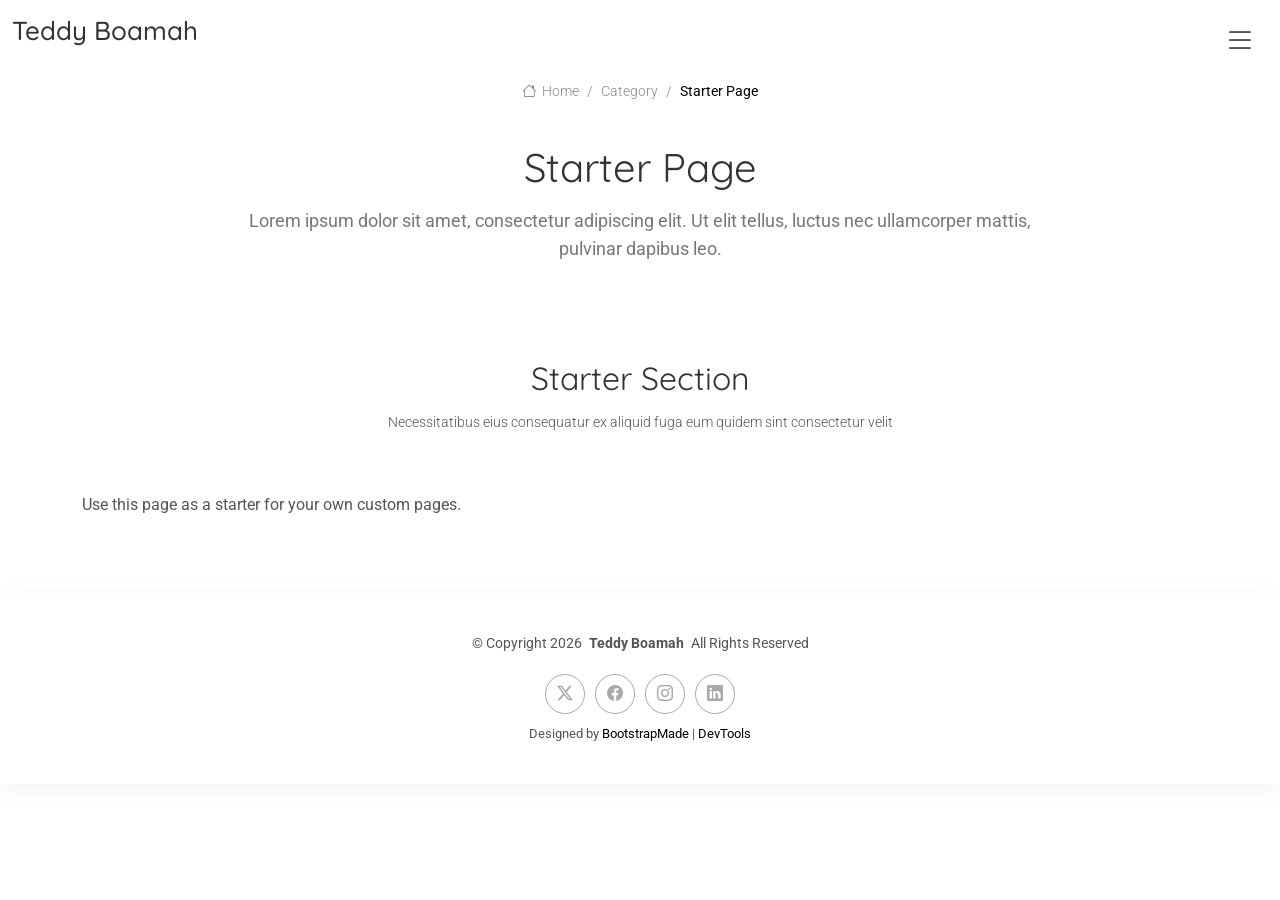
<file: starter-page.html>
<!DOCTYPE html>
<html lang="en">

<head>
  <meta charset="utf-8">
  <meta content="width=device-width, initial-scale=1.0" name="viewport">
  <title>Teddy Boamah Portfolio</title>
  <meta name="description" content="">
  <meta name="keywords" content="">

  <!-- Favicons -->
  <link href="assets/img/favicon.png" rel="icon">
  <link href="assets/img/apple-touch-icon.png" rel="apple-touch-icon">

  <!-- Fonts -->
  <link href="https://fonts.googleapis.com" rel="preconnect">
  <link href="https://fonts.gstatic.com" rel="preconnect" crossorigin>
  <link href="https://fonts.googleapis.com/css2?family=Roboto:ital,wght@0,100;0,300;0,400;0,500;0,700;0,900;1,100;1,300;1,400;1,500;1,700;1,900&family=Raleway:ital,wght@0,100;0,200;0,300;0,400;0,500;0,600;0,700;0,800;0,900;1,100;1,200;1,300;1,400;1,500;1,600;1,700;1,800;1,900&family=Quicksand:wght@300;400;500;600;700&display=swap" rel="stylesheet">

  <!-- Vendor CSS Files -->
  <link href="assets/vendor/bootstrap/css/bootstrap.min.css" rel="stylesheet">
  <link href="assets/vendor/bootstrap-icons/bootstrap-icons.css" rel="stylesheet">
  <link href="assets/vendor/aos/aos.css" rel="stylesheet">
  <link href="assets/vendor/glightbox/css/glightbox.min.css" rel="stylesheet">
  <link href="assets/vendor/swiper/swiper-bundle.min.css" rel="stylesheet">

  <!-- Main CSS File -->
  <link href="assets/css/main.css" rel="stylesheet">

</head>

<body class="starter-page-page">

  <header id="header" class="header d-flex align-items-center position-relative">
    <div class="container-fluid position-relative d-flex align-items-center justify-content-between">

      <a href="index.html" class="logo d-flex align-items-center">
        <!-- Uncomment the line below if you also wish to use an image logo -->
        <!-- <img src="assets/img/logo.webp" alt=""> -->
        <h1 class="sitename">Teddy Boamah</h1>
      </a>

      <nav id="navmenu" class="navmenu">
        <ul>
          <li><a href="#hero">Home</a></li>
          <li><a href="#about">About</a></li>
          <li><a href="#resume">Resume</a></li>
          <li><a href="#portfolio">Portfolio</a></li>
          <li><a href="#services">Services</a></li>
          <li class="dropdown"><a href="#"><span>Dropdown</span> <i class="bi bi-chevron-down toggle-dropdown"></i></a>
            <ul>
              <li><a href="#">Dropdown 1</a></li>
              <li class="dropdown"><a href="#"><span>Deep Dropdown</span> <i class="bi bi-chevron-down toggle-dropdown"></i></a>
                <ul>
                  <li><a href="#">Deep Dropdown 1</a></li>
                  <li><a href="#">Deep Dropdown 2</a></li>
                  <li><a href="#">Deep Dropdown 3</a></li>
                  <li><a href="#">Deep Dropdown 4</a></li>
                  <li><a href="#">Deep Dropdown 5</a></li>
                </ul>
              </li>
              <li><a href="#">Dropdown 2</a></li>
              <li><a href="#">Dropdown 3</a></li>
              <li><a href="#">Dropdown 4</a></li>
            </ul>
          </li>
          <li><a href="#contact">Contact</a></li>
        </ul>
        <i class="mobile-nav-toggle d-xl-none bi bi-list"></i>
      </nav>

    </div>
  </header>

  <main class="main">

    <!-- Page Title -->
    <div class="page-title">
      <div class="breadcrumbs">
        <nav aria-label="breadcrumb">
          <ol class="breadcrumb">
            <li class="breadcrumb-item"><a href="#"><i class="bi bi-house"></i> Home</a></li>
            <li class="breadcrumb-item"><a href="#">Category</a></li>
            <li class="breadcrumb-item active current">Starter Page</li>
          </ol>
        </nav>
      </div>

      <div class="title-wrapper">
        <h1>Starter Page</h1>
        <p>Lorem ipsum dolor sit amet, consectetur adipiscing elit. Ut elit tellus, luctus nec ullamcorper mattis, pulvinar dapibus leo.</p>
      </div>
    </div><!-- End Page Title -->

    <!-- Starter Section Section -->
    <section id="starter-section" class="starter-section section">

      <!-- Section Title -->
      <div class="container section-title" data-aos="fade-up">
        <h2>Starter Section</h2>
        <p>Necessitatibus eius consequatur ex aliquid fuga eum quidem sint consectetur velit</p>
      </div><!-- End Section Title -->

      <div class="container" data-aos="fade-up">
        <p>Use this page as a starter for your own custom pages.</p>
      </div>

    </section><!-- /Starter Section Section -->

  </main>

  <footer id="footer" class="footer">

    <div class="container">
      <div class="copyright text-center ">
        <p>© <span>Copyright 2026</span> <strong class="px-1 sitename">Teddy Boamah</strong> <span>All Rights Reserved</span></p>
      </div>
      <div class="social-links d-flex justify-content-center">
        <a href=""><i class="bi bi-twitter-x"></i></a>
        <a href=""><i class="bi bi-facebook"></i></a>
        <a href=""><i class="bi bi-instagram"></i></a>
        <a href=""><i class="bi bi-linkedin"></i></a>
      </div>
      <div class="credits">
        <!-- All the links in the footer should remain intact. -->
        <!-- You can delete the links only if you've purchased the pro version. -->
        <!-- Licensing information: https://bootstrapmade.com/license/ -->
        <!-- Purchase the pro version with working PHP/AJAX contact form: [buy-url] -->
        Designed by <a href="https://bootstrapmade.com/">BootstrapMade</a> | <a href="https://bootstrapmade.com/tools/">DevTools</a>
      </div>
    </div>

  </footer>

  <!-- Scroll Top -->
  <a href="#" id="scroll-top" class="scroll-top d-flex align-items-center justify-content-center"><i class="bi bi-arrow-up-short"></i></a>

  <!-- Preloader -->
  <div id="preloader">
    <div></div>
    <div></div>
    <div></div>
    <div></div>
  </div>

  <!-- Vendor JS Files -->
  <script src="assets/vendor/bootstrap/js/bootstrap.bundle.min.js"></script>
  <script src="assets/vendor/php-email-form/validate.js"></script>
  <script src="assets/vendor/aos/aos.js"></script>
  <script src="assets/vendor/typed.js/typed.umd.js"></script>
  <script src="assets/vendor/waypoints/noframework.waypoints.js"></script>
  <script src="assets/vendor/imagesloaded/imagesloaded.pkgd.min.js"></script>
  <script src="assets/vendor/isotope-layout/isotope.pkgd.min.js"></script>
  <script src="assets/vendor/glightbox/js/glightbox.min.js"></script>
  <script src="assets/vendor/swiper/swiper-bundle.min.js"></script>

  <!-- Main JS File -->
  <script src="assets/js/main.js"></script>

</body>

</html>
</file>
<file: assets/css/main.css>
/**
* Template Name: MinimalFolio
* Template URL: https://bootstrapmade.com/minimalfolio-bootstrap-portfolio-template/
* Updated: Aug 05 2025 with Bootstrap v5.3.7
* Author: BootstrapMade.com
* License: https://bootstrapmade.com/license/
*/

/*--------------------------------------------------------------
# Font & Color Variables
# Help: https://bootstrapmade.com/color-system/
--------------------------------------------------------------*/
/* Fonts */
:root {
  --default-font: "Roboto",  system-ui, -apple-system, "Segoe UI", Roboto, "Helvetica Neue", Arial, "Noto Sans", "Liberation Sans", sans-serif, "Apple Color Emoji", "Segoe UI Emoji", "Segoe UI Symbol", "Noto Color Emoji";
  --heading-font: "Quicksand",  sans-serif;
  --nav-font: "Raleway",  sans-serif;
}

/* Global Colors - The following color variables are used throughout the website. Updating them here will change the color scheme of the entire website */
:root { 
  --background-color: #ffffff; /* Background color for the entire website, including individual sections */
  --default-color: #555555; /* Default color used for the majority of the text content across the entire website */
  --heading-color: #333333; /* Color for headings, subheadings and title throughout the website */
  --accent-color: #000000; /* Accent color that represents your brand on the website. It's used for buttons, links, and other elements that need to stand out */
  --surface-color: #ffffff; /* The surface color is used as a background of boxed elements within sections, such as cards, icon boxes, or other elements that require a visual separation from the global background. */
  --contrast-color: #ffffff; /* Contrast color for text, ensuring readability against backgrounds of accent, heading, or default colors. */
}

/* Nav Menu Colors - The following color variables are used specifically for the navigation menu. They are separate from the global colors to allow for more customization options */
:root {
  --nav-color: #555555;  /* The default color of the main navmenu links */
  --nav-hover-color: #000000; /* Applied to main navmenu links when they are hovered over or active */
  --nav-mobile-background-color: #fafafa; /* Used as the background color for mobile navigation menu */
  --nav-dropdown-background-color: #ffffff; /* Used as the background color for dropdown items that appear when hovering over primary navigation items */
  --nav-dropdown-color: #8f8f8f; /* Used for navigation links of the dropdown items in the navigation menu. */
  --nav-dropdown-hover-color: #000000; /* Similar to --nav-hover-color, this color is applied to dropdown navigation links when they are hovered over. */
}

/* Color Presets - These classes override global colors when applied to any section or element, providing reuse of the sam color scheme. */

.light-background {
  --background-color: #fafafa;
  --surface-color: #ffffff;
}

.dark-background {
  --background-color: #060606;
  --default-color: #ffffff;
  --heading-color: #ffffff;
  --surface-color: #252525;
  --contrast-color: #ffffff;
}

/* Smooth scroll */
:root {
  scroll-behavior: smooth;
}

/*--------------------------------------------------------------
# General Styling & Shared Classes
--------------------------------------------------------------*/
body {
  color: var(--default-color);
  background-color: var(--background-color);
  font-family: var(--default-font);
}

a {
  color: var(--accent-color);
  text-decoration: none;
  transition: 0.3s;
}

a:hover {
  color: color-mix(in srgb, var(--accent-color), transparent 25%);
  text-decoration: none;
}

h1,
h2,
h3,
h4,
h5,
h6 {
  color: var(--heading-color);
  font-family: var(--heading-font);
}

/* PHP Email Form Messages
------------------------------*/
.php-email-form .error-message {
  display: none;
  background: #df1529;
  color: #ffffff;
  text-align: left;
  padding: 15px;
  margin-bottom: 24px;
  font-weight: 600;
}

.php-email-form .sent-message {
  display: none;
  color: #ffffff;
  background: #059652;
  text-align: center;
  padding: 15px;
  margin-bottom: 24px;
  font-weight: 600;
}

.php-email-form .loading {
  display: none;
  background: var(--surface-color);
  text-align: center;
  padding: 15px;
  margin-bottom: 24px;
}

.php-email-form .loading:before {
  content: "";
  display: inline-block;
  border-radius: 50%;
  width: 24px;
  height: 24px;
  margin: 0 10px -6px 0;
  border: 3px solid var(--accent-color);
  border-top-color: var(--surface-color);
  animation: php-email-form-loading 1s linear infinite;
}

@keyframes php-email-form-loading {
  0% {
    transform: rotate(0deg);
  }

  100% {
    transform: rotate(360deg);
  }
}

/*--------------------------------------------------------------
# Global Header
--------------------------------------------------------------*/
.header {
  --background-color: rgba(255, 255, 255, 0);
  color: var(--default-color);
  background-color: var(--background-color);
  padding: 15px 0;
  transition: all 0.5s;
  z-index: 997;
}

.header .logo {
  line-height: 1;
}

.header .logo img {
  max-height: 32px;
  margin-right: 8px;
}

.header .logo h1 {
  font-size: 26px;
  margin: 0;
  font-weight: 500;
  color: var(--heading-color);
}

/*--------------------------------------------------------------
# Navigation Menu
--------------------------------------------------------------*/
/* Navmenu */
.mobile-nav-toggle {
  background-color: var(--background-color);
  padding: 4px;
  color: var(--nav-color);
  position: fixed;
  top: 20px;
  right: 20px;
  font-size: 32px;
  line-height: 0;
  cursor: pointer;
  display: block !important;
  z-index: 998;
  transition: 0.3s;
}

.mobile-nav-toggle:hover {
  color: var(--nav-hover-color);
}

.navmenu {
  position: fixed;
  top: 0;
  bottom: 0;
  right: -300px;
  z-index: 997;
  transition: 0.3s;
  width: 300px;
  overflow: hidden;
}

.navmenu ul {
  display: block;
  list-style: none;
  padding: 10px 0;
  margin: 0;
  overflow-y: auto;
  transition: 0.3s;
  z-index: 998;
}

.navmenu a,
.navmenu a:focus {
  color: var(--nav-dropdown-color);
  padding: 10px 20px;
  font-family: var(--nav-font);
  font-size: 15px;
  font-weight: 400;
  display: flex;
  align-items: center;
  justify-content: space-between;
  white-space: nowrap;
  transition: 0.3s;
}

.navmenu a i,
.navmenu a:focus i {
  font-size: 12px;
  line-height: 0;
  margin-left: 5px;
  width: 30px;
  height: 30px;
  display: flex;
  align-items: center;
  justify-content: center;
  border-radius: 50%;
  transition: 0.3s;
  background-color: color-mix(in srgb, var(--accent-color), transparent 90%);
}

.navmenu a i:hover,
.navmenu a:focus i:hover {
  background-color: var(--accent-color);
  color: var(--contrast-color);
}

.navmenu a:hover,
.navmenu .active,
.navmenu .active:focus {
  color: var(--nav-dropdown-hover-color);
}

.navmenu .active i,
.navmenu .active:focus i {
  background-color: var(--accent-color);
  color: var(--contrast-color);
  transform: rotate(180deg);
}

.navmenu .dropdown ul {
  position: static;
  display: none;
  z-index: 99;
  padding: 10px 0;
  margin: 10px 20px;
  box-shadow: none;
  transition: all 0.5s ease-in-out;
}

.navmenu .dropdown>.dropdown-active {
  display: block;
  background-color: var(--nav-dropdown-background-color);
  border: 1px solid color-mix(in srgb, var(--nav-dropdown-color), transparent 90%);
}

.mobile-nav-active {
  overflow: hidden;
}

.mobile-nav-active .mobile-nav-toggle {
  right: 310px;
  font-size: 36px;
}

.mobile-nav-active .navmenu {
  position: fixed;
  overflow: hidden;
  top: 0;
  bottom: 0;
  right: 0;
  background-color: var(--nav-mobile-background-color);
  transition: 0.3s;
}

/*--------------------------------------------------------------
# Global Footer
--------------------------------------------------------------*/
.footer {
  color: var(--default-color);
  background-color: var(--background-color);
  font-size: 14px;
  padding: 40px 0;
  position: relative;
  box-shadow: 0 5px 25px rgba(0, 0, 0, 0.05);
}

.footer .copyright p {
  margin-bottom: 0;
}

.footer .social-links {
  margin-top: 20px;
}

.footer .social-links a {
  display: flex;
  align-items: center;
  justify-content: center;
  width: 40px;
  height: 40px;
  border-radius: 50%;
  border: 1px solid color-mix(in srgb, var(--default-color), transparent 50%);
  font-size: 16px;
  color: color-mix(in srgb, var(--default-color), transparent 50%);
  margin: 0 5px;
  transition: 0.3s;
}

.footer .social-links a:hover {
  color: var(--accent-color);
  border-color: var(--accent-color);
}

.footer .credits {
  margin-top: 10px;
  font-size: 13px;
  text-align: center;
}

/*--------------------------------------------------------------
# Preloader
--------------------------------------------------------------*/
#preloader {
  position: fixed;
  inset: 0;
  z-index: 9999;
  overflow: hidden;
  background-color: var(--background-color);
  transition: all 0.6s ease-out;
  width: 100%;
  height: 100vh;
  display: flex;
  align-items: center;
  justify-content: center;
}

#preloader div {
  width: 13px;
  height: 13px;
  background-color: var(--accent-color);
  border-radius: 50%;
  animation-timing-function: cubic-bezier(0, 1, 1, 0);
  position: absolute;
  left: 50%;
}

#preloader div:nth-child(1) {
  left: calc(50% + 8px);
  animation: animate-preloader-1 0.6s infinite;
}

#preloader div:nth-child(2) {
  left: calc(50% + 8px);
  animation: animate-preloader-2 0.6s infinite;
}

#preloader div:nth-child(3) {
  left: calc(50% + 32px);
  animation: animate-preloader-2 0.6s infinite;
}

#preloader div:nth-child(4) {
  left: calc(50% + 56px);
  animation: animate-preloader-3 0.6s infinite;
}

@keyframes animate-preloader-1 {
  0% {
    transform: scale(0);
  }

  100% {
    transform: scale(1);
  }
}

@keyframes animate-preloader-3 {
  0% {
    transform: scale(1);
  }

  100% {
    transform: scale(0);
  }
}

@keyframes animate-preloader-2 {
  0% {
    transform: translate(0, 0);
  }

  100% {
    transform: translate(24px, 0);
  }
}

/*--------------------------------------------------------------
# Scroll Top Button
--------------------------------------------------------------*/
.scroll-top {
  position: fixed;
  visibility: hidden;
  opacity: 0;
  right: 15px;
  bottom: 15px;
  z-index: 99999;
  background-color: var(--accent-color);
  width: 40px;
  height: 40px;
  border-radius: 4px;
  transition: all 0.4s;
}

.scroll-top i {
  font-size: 24px;
  color: var(--contrast-color);
  line-height: 0;
}

.scroll-top:hover {
  background-color: color-mix(in srgb, var(--accent-color), transparent 20%);
  color: var(--contrast-color);
}

.scroll-top.active {
  visibility: visible;
  opacity: 1;
}

/*--------------------------------------------------------------
# Disable aos animation delay on mobile devices
--------------------------------------------------------------*/
@media screen and (max-width: 768px) {
  [data-aos-delay] {
    transition-delay: 0 !important;
  }
}

/*--------------------------------------------------------------
# Global Page Titles & Breadcrumbs
--------------------------------------------------------------*/
.page-title {
  text-align: center;
  padding: 20px 0;
}

.page-title .breadcrumbs {
  margin-bottom: 1.5rem;
}

.page-title .breadcrumbs .breadcrumb {
  justify-content: center;
  margin: 0;
  padding: 0;
  background: none;
}

.page-title .breadcrumbs .breadcrumb .breadcrumb-item {
  font-size: 0.9rem;
  color: color-mix(in srgb, var(--default-color), transparent 30%);
}

.page-title .breadcrumbs .breadcrumb .breadcrumb-item.active {
  color: var(--accent-color);
}

.page-title .breadcrumbs .breadcrumb .breadcrumb-item a {
  color: inherit;
  text-decoration: none;
  transition: color 0.3s ease;
  font-weight: 300;
}

.page-title .breadcrumbs .breadcrumb .breadcrumb-item a:hover {
  color: var(--accent-color);
}

.page-title .breadcrumbs .breadcrumb .breadcrumb-item a i {
  font-size: 0.9rem;
  margin-right: 0.2rem;
}

.page-title .breadcrumbs .breadcrumb .breadcrumb-item+.breadcrumb-item::before {
  color: color-mix(in srgb, var(--default-color), transparent 50%);
}

.page-title .title-wrapper {
  max-width: 800px;
  margin: 0 auto;
  padding: 1rem 0;
}

.page-title .title-wrapper h1 {
  font-size: 2.5rem;
  margin-bottom: 1rem;
  font-weight: 400;
  color: var(--heading-color);
}

.page-title .title-wrapper p {
  font-size: 1.1rem;
  color: color-mix(in srgb, var(--default-color), transparent 20%);
  margin: 0;
  line-height: 1.6;
}

@media (max-width: 768px) {
  .page-title .title-wrapper h1 {
    font-size: 2rem;
  }

  .page-title .title-wrapper p {
    font-size: 1rem;
  }
}

@media (max-width: 576px) {
  .page-title .title-wrapper h1 {
    font-size: 1.75rem;
  }
}

/*--------------------------------------------------------------
# Global Sections
--------------------------------------------------------------*/
section,
.section {
  color: var(--default-color);
  background-color: var(--background-color);
  padding: 60px 0;
  overflow: clip;
}

/*--------------------------------------------------------------
# Global Section Titles
--------------------------------------------------------------*/
.section-title {
  text-align: center;
  padding-bottom: 60px;
  position: relative;
}

.section-title h2 {
  font-size: 32px;
  font-weight: 400;
  margin-bottom: 15px;
}

.section-title p {
  margin-bottom: 0;
  font-size: 14px;
  font-weight: 300;
}

/*--------------------------------------------------------------
# Hero Section
--------------------------------------------------------------*/
.hero {
  padding-top: 60px;
  min-height: 100vh;
  display: flex;
  align-items: center;
  padding-bottom: 120px;
  /* Typographic system for hero */
  /* CTAs */
  /* Meta row */
  /* Portrait block */
  /* Gentle section visual calm */
  /* Spacing rhythm */
  /* Subtle parallax simulation for large screens */
  /* Responsive refinements */
}

.hero .intro .eyebrow .dot {
  width: 8px;
  height: 8px;
  border-radius: 50%;
  background: var(--accent-color);
  flex: 0 0 auto;
}

.hero .intro .eyebrow .text {
  font-family: var(--nav-font);
  font-size: 14px;
  letter-spacing: 0.12em;
  text-transform: uppercase;
  color: color-mix(in srgb, var(--default-color), transparent 30%);
}

.hero .intro .display-heading {
  font-family: var(--heading-font);
  font-weight: 300;
  font-size: clamp(36px, 5vw, 56px);
  line-height: 1.15;
  letter-spacing: -0.02em;
  margin-bottom: 10px;
}

.hero .intro .lead {
  font-size: 18px;
  line-height: 1.8;
  color: color-mix(in srgb, var(--default-color), transparent 10%);
  max-width: 58ch;
}

.hero .btn-ghost {
  --_border: color-mix(in srgb, var(--default-color), transparent 80%);
  --_hover: color-mix(in srgb, var(--accent-color), transparent 85%);
  border: 1px solid var(--_border);
  color: var(--default-color);
  background-color: var(--surface-color);
  padding: 10px 18px;
  border-radius: 8px;
  transition: all 0.3s ease-in-out;
}

.hero .btn-ghost:hover,
.hero .btn-ghost:focus {
  border-color: var(--accent-color);
  color: var(--accent-color);
  box-shadow: 0 6px 20px color-mix(in srgb, var(--accent-color), transparent 90%);
  outline: none;
}

.hero .btn-ghost:active {
  transform: translateY(1px);
}

.hero .link-underline {
  position: relative;
  color: var(--accent-color);
  font-weight: 400;
  padding-bottom: 2px;
  transition: color 0.3s ease-in-out;
}

.hero .link-underline:after {
  content: "";
  position: absolute;
  left: 0;
  bottom: -2px;
  width: 100%;
  height: 1px;
  background: color-mix(in srgb, var(--accent-color), transparent 40%);
  transform: scaleX(0.6);
  transform-origin: left;
  transition: transform 0.3s ease-in-out, background 0.3s ease-in-out;
}

.hero .link-underline:hover,
.hero .link-underline:focus {
  color: color-mix(in srgb, var(--accent-color), transparent 10%);
  outline: none;
  border-radius: 4px;
}

.hero .link-underline:hover:after,
.hero .link-underline:focus:after {
  transform: scaleX(1);
  background: var(--accent-color);
}

.hero .meta .meta-item {
  color: color-mix(in srgb, var(--default-color), transparent 20%);
}

.hero .meta .meta-item i {
  color: var(--accent-color);
}

.hero .portrait-wrap .portrait-img {
  width: 100%;
  height: auto;
  border-radius: 10px;
  display: block;
  box-shadow: 0 20px 60px color-mix(in srgb, var(--default-color), transparent 90%);
  transform: translateZ(0);
  transition: transform 0.4s ease-in-out, box-shadow 0.4s ease-in-out;
}

.hero .portrait-wrap:hover .portrait-img {
  transform: scale(1.015);
  box-shadow: 0 28px 80px color-mix(in srgb, var(--accent-color), transparent 90%);
}

.hero .portrait-wrap .badge.note {
  position: absolute;
  right: 12px;
  bottom: 12px;
  display: inline-flex;
  align-items: center;
  gap: 8px;
  padding: 8px 12px;
  border-radius: 999px;
  background: color-mix(in srgb, var(--accent-color), var(--surface-color) 85%);
  color: var(--default-color);
  font-size: 13px;
  backdrop-filter: blur(6px);
  box-shadow: 0 10px 30px color-mix(in srgb, var(--accent-color), transparent 88%);
}

.hero .portrait-wrap .badge.note i {
  color: var(--accent-color);
}

section .hero {
  background: var(--background-color);
}

.hero .cta-group {
  gap: 16px;
}

@media (min-width: 992px) {
  .hero .portrait-wrap {
    will-change: transform;
  }
}

@media (max-width: 992px) {
  .hero .intro .lead {
    font-size: 17px;
  }

  .hero .portrait-wrap .badge.note {
    transform: scale(0.95);
  }
}

@media (max-width: 576px) {
  .hero .intro .display-heading {
    font-size: 34px;
  }

  .hero .cta-group {
    flex-direction: column;
    align-items: flex-start;
  }
}

/*--------------------------------------------------------------
# About Section
--------------------------------------------------------------*/
.about {
  /* Layout rhythm */
  --maxw: 1200px;
  --space-1: 16px;
  --space-2: 24px;
  --space-3: 40px;
  --space-4: 64px;
  --radius-s: 6px;
  --shadow-soft: 0 10px 30px color-mix(in srgb, var(--default-color), transparent 92%);
}

.about .container {
  max-width: var(--maxw);
}

.about .intro-wrap {
  margin-bottom: var(--space-4);
}

.about .intro-content .eyebrow {
  display: inline-block;
  letter-spacing: 0.12em;
  text-transform: uppercase;
  font-size: 12px;
  color: color-mix(in srgb, var(--default-color), transparent 40%);
  margin-bottom: var(--space-1);
}

.about .intro-content .headline {
  font-family: var(--heading-font);
  font-weight: 300;
  line-height: 1.2;
  font-size: clamp(28px, 4vw, 44px);
  margin: 0 0 var(--space-2) 0;
}

.about .intro-content .lead {
  font-size: 18px;
  line-height: 1.8;
  color: color-mix(in srgb, var(--default-color), transparent 10%);
  margin-bottom: var(--space-2);
}

.about .intro-content p {
  line-height: 1.8;
  margin-bottom: var(--space-2);
  color: color-mix(in srgb, var(--default-color), transparent 5%);
}

.about .intro-content .cta-group {
  display: flex;
  gap: var(--space-2);
  align-items: center;
  margin-top: var(--space-2);
}

.about .intro-content .cta-group .btn-ghost {
  display: inline-flex;
  align-items: center;
  gap: 8px;
  padding: 12px 18px;
  border-radius: var(--radius-s);
  color: var(--accent-color);
  background: color-mix(in srgb, var(--accent-color), transparent 92%);
  border: 1px solid color-mix(in srgb, var(--accent-color), transparent 70%);
  transition: 0.3s ease-in-out;
}

.about .intro-content .cta-group .btn-ghost:hover,
.about .intro-content .cta-group .btn-ghost:focus {
  color: var(--contrast-color);
  background: var(--accent-color);
  border-color: var(--accent-color);
  outline: none;
  box-shadow: 0 0 0 3px color-mix(in srgb, var(--accent-color), transparent 70%);
}

.about .intro-content .cta-group .link-underline {
  display: inline-flex;
  align-items: center;
  gap: 8px;
  position: relative;
  color: var(--accent-color);
  padding-bottom: 4px;
  transition: 0.3s ease-in-out;
}

.about .intro-content .cta-group .link-underline::after {
  content: "";
  position: absolute;
  left: 0;
  right: 0;
  bottom: 0;
  height: 1px;
  background: color-mix(in srgb, var(--accent-color), transparent 40%);
  transform: scaleX(0.4);
  transform-origin: left;
  transition: 0.3s ease-in-out;
}

.about .intro-content .cta-group .link-underline:hover,
.about .intro-content .cta-group .link-underline:focus {
  color: color-mix(in srgb, var(--accent-color), transparent 10%);
  outline: none;
}

.about .intro-content .cta-group .link-underline:hover::after,
.about .intro-content .cta-group .link-underline:focus::after {
  transform: scaleX(1);
}

.about .profile-figure {
  margin: 0;
}

.about .profile-figure .profile-photo {
  width: 88%;
  max-width: 440px;
  border-radius: 18px;
  box-shadow: var(--shadow-soft);
  transform: translateY(0);
  transition: transform 0.3s ease-in-out;
}

.about .profile-figure .profile-caption {
  margin-top: var(--space-2);
  display: flex;
  align-items: center;
  gap: var(--space-2);
}

.about .profile-figure .profile-caption .signature {
  max-width: 160px;
  filter: grayscale(100%);
  opacity: 0.85;
}

.about .profile-figure .profile-caption .meta {
  font-size: 14px;
  color: color-mix(in srgb, var(--default-color), transparent 20%);
}

.about .profile-figure .profile-caption .meta .funfact {
  font-size: 13px;
  margin-top: 4px;
  color: color-mix(in srgb, var(--default-color), transparent 35%);
}

.about .profile-figure:hover .profile-photo {
  transform: translateY(-4px);
}

.about .skills-wrap {
  margin-top: var(--space-4);
  margin-bottom: var(--space-4);
}

.about .skills-wrap .skill-item {
  padding: var(--space-2);
  border-radius: var(--radius-s);
  transition: 0.3s ease-in-out;
  background: color-mix(in srgb, var(--surface-color), var(--accent-color) 2%);
  border: 1px solid color-mix(in srgb, var(--default-color), transparent 88%);
  height: 100%;
}

.about .skills-wrap .skill-item i {
  font-size: 24px;
  color: var(--accent-color);
  margin-bottom: var(--space-1);
  display: inline-block;
}

.about .skills-wrap .skill-item h3 {
  font-size: 16px;
  margin-bottom: 6px;
  font-weight: 500;
}

.about .skills-wrap .skill-item p {
  margin: 0;
  font-size: 14px;
  color: color-mix(in srgb, var(--default-color), transparent 25%);
}

.about .skills-wrap .skill-item:hover {
  transform: translateY(-3px);
  border-color: color-mix(in srgb, var(--accent-color), transparent 60%);
  box-shadow: var(--shadow-soft);
}

.about .journey-wrap {
  margin-bottom: var(--space-4);
}

.about .journey-wrap .timeline-item {
  position: relative;
  padding-left: 26px;
}

.about .journey-wrap .timeline-item time {
  display: inline-block;
  font-size: 12px;
  letter-spacing: 0.08em;
  text-transform: uppercase;
  color: color-mix(in srgb, var(--default-color), transparent 45%);
  margin-bottom: 6px;
}

.about .journey-wrap .timeline-item h4 {
  font-size: 18px;
  font-weight: 400;
  margin: 0 0 6px;
}

.about .journey-wrap .timeline-item p {
  font-size: 14px;
  color: color-mix(in srgb, var(--default-color), transparent 25%);
  margin: 0;
}

.about .journey-wrap .timeline-item .dot {
  position: absolute;
  left: 0;
  top: 4px;
  width: 10px;
  height: 10px;
  border-radius: 50%;
  background: var(--accent-color);
  box-shadow: 0 0 0 6px color-mix(in srgb, var(--accent-color), transparent 80%);
}

.about .personal-quote {
  margin: var(--space-3) 0 var(--space-4);
  padding: var(--space-2) 0;
  text-align: center;
}

.about .personal-quote p {
  font-family: var(--heading-font);
  font-weight: 300;
  font-size: clamp(20px, 3vw, 28px);
  line-height: 1.5;
  color: color-mix(in srgb, var(--default-color), transparent 5%);
  margin: 0 auto;
  max-width: 800px;
}

.about .facts-wrap .fact-pill {
  display: flex;
  align-items: center;
  justify-content: center;
  gap: 10px;
  padding: 10px 14px;
  border-radius: 999px;
  border: 1px solid color-mix(in srgb, var(--default-color), transparent 85%);
  background: var(--surface-color);
  color: color-mix(in srgb, var(--default-color), transparent 10%);
  transition: 0.3s ease-in-out;
}

.about .facts-wrap .fact-pill i {
  color: var(--accent-color);
}

.about .facts-wrap .fact-pill span {
  font-size: 14px;
}

.about .facts-wrap .fact-pill:hover {
  transform: translateY(-2px);
  border-color: color-mix(in srgb, var(--accent-color), transparent 60%);
  box-shadow: var(--shadow-soft);
}

.about .facts-wrap .fact-pill:focus-within {
  box-shadow: 0 0 0 3px color-mix(in srgb, var(--accent-color), transparent 70%);
}

@media (max-width: 992px) {
  .about .profile-figure {
    text-align: center !important;
  }

  .about .profile-figure .profile-photo {
    width: 72%;
  }

  .about .intro-content .cta-group {
    flex-wrap: wrap;
  }
}

@media (max-width: 576px) {
  .about .profile-figure .profile-photo {
    width: 100%;
  }

  .about .skills-wrap {
    margin-top: var(--space-3);
  }
}

/*--------------------------------------------------------------
# Skills Section
--------------------------------------------------------------*/
.skills {
  padding-top: 60px;
  padding-bottom: 60px;
  /* Design tokens for this section */
  --radius: 8px;
  --muted: color-mix(in srgb, var(--default-color), transparent 65%);
  --soft-border: color-mix(in srgb, var(--default-color), transparent 85%);
  --soft-shadow: 0 8px 24px color-mix(in srgb, var(--default-color), transparent 94%);
  --accent-soft: color-mix(in srgb, var(--accent-color), var(--background-color) 85%);
  /* Focus styles for accessibility */
  /* Subtle divider behavior via spacing rhythm */
  /* Swiper compatibility snippet (kept global for any future slider inside) */
  /* Responsive tweaks */
}

.skills .skill-block {
  padding: 22px 6px 6px 6px;
  border-radius: var(--radius);
  transition: transform 0.3s ease-in-out, box-shadow 0.3s ease-in-out;
  position: relative;
}

.skills .skill-block:hover {
  transform: translateY(-2px);
}

.skills .skill-block header .skill-title {
  font-size: 18px;
  font-weight: 400;
  margin: 0;
}

.skills .skill-block header .skill-badge {
  font-size: 12px;
  padding: 4px 10px;
  border-radius: 999px;
  color: var(--accent-color);
  background: color-mix(in srgb, var(--accent-color), transparent 92%);
  border: 1px solid color-mix(in srgb, var(--accent-color), transparent 80%);
}

.skills .skill-block .skill-desc {
  color: var(--muted);
  font-size: 15px;
  line-height: 1.8;
  margin-bottom: 14px;
}

.skills .skill-block .progress.slim {
  height: 6px;
  background-color: color-mix(in srgb, var(--default-color), transparent 90%);
  border-radius: 999px;
  overflow: hidden;
}

.skills .skill-block .progress.slim .progress-bar {
  width: 0%;
  background: linear-gradient(90deg, var(--accent-color), color-mix(in srgb, var(--accent-color), transparent 20%));
  transition: width 0.6s ease-in-out;
}

.skills .soft-card {
  background: var(--surface-color);
  border: 1px solid var(--soft-border);
  box-shadow: var(--soft-shadow);
}

.skills .soft-card .mini-head {
  font-weight: 400;
  letter-spacing: 0.3px;
  font-size: 16px;
  color: var(--heading-color);
  margin-bottom: 10px;
}

.skills .soft-card .tool-list li {
  padding: 8px 0;
  border-bottom: 1px dashed color-mix(in srgb, var(--default-color), transparent 88%);
}

.skills .soft-card .tool-list li:last-child {
  border-bottom: 0;
}

.skills .soft-card .tool-list li i {
  color: var(--accent-color);
  font-size: 18px;
  line-height: 1;
}

.skills .soft-card .tool-list li span {
  color: var(--default-color);
}

.skills .note {
  color: var(--muted);
  font-size: 16px;
  line-height: 1.8;
}

.skills a:focus-visible,
.skills button:focus-visible,
.skills .skill-block:focus-visible,
.skills .soft-card:focus-visible {
  outline: 2px solid var(--accent-color);
  outline-offset: 3px;
  border-radius: calc(var(--radius) - 2px);
}

.skills .alt-grid {
  margin-top: 60px;
}

.skills .swiper-wrapper {
  height: auto !important;
}

@media (max-width: 992px) {
  .skills .intro-wrap .headline {
    font-size: clamp(26px, 4.2vw, 36px);
  }
}

@media (max-width: 768px) {
  .skills .soft-card {
    padding: 24px !important;
  }

  .skills .skill-block {
    padding-top: 18px;
  }
}

/*--------------------------------------------------------------
# Resume Section
--------------------------------------------------------------*/
.resume .resume-navigation {
  gap: 4rem;
  margin-bottom: 5rem;
  padding: 2rem 0;
  border-bottom: 1px solid color-mix(in srgb, var(--default-color), transparent 90%);
  border: none;
}

@media (max-width: 992px) {
  .resume .resume-navigation {
    padding: 0;
  }
}

.resume .resume-navigation .nav-item .nav-link {
  background: none;
  border: none;
  display: flex;
  align-items: center;
  gap: 1rem;
  cursor: pointer;
  padding: 1rem 1.5rem;
  border-radius: 0;
  transition: all 0.3s ease;
  position: relative;
  color: var(--default-color);
}

.resume .resume-navigation .nav-item .nav-link .nav-number {
  font-size: 0.875rem;
  font-weight: 300;
  color: color-mix(in srgb, var(--default-color), transparent 50%);
  transition: color 0.3s ease;
}

.resume .resume-navigation .nav-item .nav-link .nav-label {
  font-size: 1rem;
  font-weight: 400;
  color: var(--default-color);
  transition: color 0.3s ease;
}

.resume .resume-navigation .nav-item .nav-link::after {
  content: "";
  position: absolute;
  bottom: -2rem;
  left: 50%;
  transform: translateX(-50%) scaleX(0);
  width: 100%;
  height: 2px;
  background: var(--accent-color);
  transition: transform 0.3s ease;
}

.resume .resume-navigation .nav-item .nav-link:hover,
.resume .resume-navigation .nav-item .nav-link.active {
  background: none;
  border: none;
  box-shadow: none;
}

.resume .resume-navigation .nav-item .nav-link:hover .nav-number,
.resume .resume-navigation .nav-item .nav-link.active .nav-number {
  color: var(--accent-color);
}

.resume .resume-navigation .nav-item .nav-link:hover .nav-label,
.resume .resume-navigation .nav-item .nav-link.active .nav-label {
  color: var(--accent-color);
}

.resume .resume-navigation .nav-item .nav-link:hover::after,
.resume .resume-navigation .nav-item .nav-link.active::after {
  transform: translateX(-50%) scaleX(1);
}

.resume .resume-navigation .nav-item .nav-link:focus {
  outline: none;
  box-shadow: none;
}

@media (max-width: 992px) {
  .resume .resume-navigation .nav-item .nav-link::after {
    display: none;
  }
}

.resume .resume-content .tab-pane {
  min-height: 400px;
}

.resume .resume-content .section-intro {
  text-align: center;
  max-width: 600px;
  margin: 0 auto 4rem;
}

.resume .resume-content .section-intro h2 {
  font-size: 2.25rem;
  font-weight: 300;
  margin-bottom: 1.5rem;
  letter-spacing: -0.02em;
}

.resume .resume-content .section-intro p {
  font-size: 1.125rem;
  line-height: 1.7;
  color: color-mix(in srgb, var(--default-color), transparent 30%);
  font-weight: 300;
}

.resume .experience-grid {
  max-width: 800px;
  margin: 0 auto;
}

.resume .experience-grid .experience-item {
  padding: 2.5rem 0;
  border-bottom: 1px solid color-mix(in srgb, var(--default-color), transparent 92%);
}

.resume .experience-grid .experience-item:last-child {
  border-bottom: none;
}

.resume .experience-grid .experience-item .item-header {
  display: flex;
  justify-content: space-between;
  align-items: flex-start;
  margin-bottom: 1.5rem;
}

.resume .experience-grid .experience-item .item-header .position-info h3 {
  font-size: 1.375rem;
  font-weight: 400;
  margin-bottom: 0.5rem;
  line-height: 1.3;
}

.resume .experience-grid .experience-item .item-header .position-info .company {
  font-size: 1rem;
  color: var(--accent-color);
  font-weight: 400;
}

.resume .experience-grid .experience-item .item-header .period {
  font-size: 0.9rem;
  color: color-mix(in srgb, var(--default-color), transparent 40%);
  font-weight: 300;
  white-space: nowrap;
  margin-left: 2rem;
}

.resume .experience-grid .experience-item .item-content p {
  font-size: 1rem;
  line-height: 1.7;
  color: color-mix(in srgb, var(--default-color), transparent 25%);
  margin: 0;
  font-weight: 300;
}

.resume .education-list {
  max-width: 700px;
  margin: 0 auto;
}

.resume .education-list .education-entry {
  display: flex;
  gap: 3rem;
  padding: 2rem 0;
  border-bottom: 1px solid color-mix(in srgb, var(--default-color), transparent 92%);
}

.resume .education-list .education-entry:last-child {
  border-bottom: none;
}

.resume .education-list .education-entry .degree-year {
  flex-shrink: 0;
  font-size: 1.125rem;
  font-weight: 400;
  color: var(--accent-color);
  width: 80px;
}

.resume .education-list .education-entry .degree-details {
  flex: 1;
}

.resume .education-list .education-entry .degree-details h3 {
  font-size: 1.25rem;
  font-weight: 400;
  margin-bottom: 0.5rem;
  line-height: 1.3;
}

.resume .education-list .education-entry .degree-details .institution {
  font-size: 1rem;
  color: color-mix(in srgb, var(--default-color), transparent 30%);
  margin-bottom: 1rem;
  font-weight: 300;
}

.resume .education-list .education-entry .degree-details p {
  font-size: 0.95rem;
  line-height: 1.6;
  color: color-mix(in srgb, var(--default-color), transparent 35%);
  margin: 0;
  font-weight: 300;
}

.resume .skills-categories {
  max-width: 800px;
  margin: 0 auto;
}

.resume .skills-categories .skill-category {
  margin-bottom: 3rem;
}

.resume .skills-categories .skill-category:last-child {
  margin-bottom: 0;
}

.resume .skills-categories .skill-category h3 {
  font-size: 1.25rem;
  font-weight: 400;
  margin-bottom: 1.5rem;
  text-align: center;
}

.resume .skills-categories .skill-category .skill-tags {
  display: flex;
  flex-wrap: wrap;
  gap: 1rem;
  justify-content: center;
}

.resume .skills-categories .skill-category .skill-tags .skill-tag {
  background: var(--surface-color);
  border: 1px solid color-mix(in srgb, var(--default-color), transparent 85%);
  padding: 0.75rem 1.5rem;
  font-size: 0.9rem;
  font-weight: 300;
  color: var(--default-color);
  border-radius: 0;
  transition: all 0.3s ease;
}

.resume .skills-categories .skill-category .skill-tags .skill-tag:hover {
  border-color: var(--accent-color);
  color: var(--accent-color);
}

@media (max-width: 992px) {
  .resume .resume-navigation {
    gap: 2rem;
    margin-bottom: 3rem;
  }

  .resume .resume-navigation .nav-item .nav-link {
    padding: 0.75rem 1rem;
  }

  .resume .resume-navigation .nav-item .nav-link .nav-label {
    font-size: 0.9rem;
  }

  .resume .section-intro {
    margin-bottom: 3rem;
  }

  .resume .section-intro h2 {
    font-size: 1.875rem;
  }

  .resume .section-intro p {
    font-size: 1rem;
  }

  .resume .experience-grid .experience-item .item-header {
    flex-direction: column;
    gap: 1rem;
  }

  .resume .experience-grid .experience-item .item-header .period {
    margin-left: 0;
  }

  .resume .education-list .education-entry {
    gap: 2rem;
  }

  .resume .education-list .education-entry .degree-year {
    width: 60px;
  }
}

@media (max-width: 768px) {
  .resume .resume-navigation {
    flex-direction: column;
    gap: 1rem;
    align-items: center;
  }

  .resume .resume-navigation .nav-item {
    width: 100%;
  }

  .resume .resume-navigation .nav-item .nav-link {
    justify-content: center;
    width: 100%;
  }

  .resume .education-list .education-entry {
    flex-direction: column;
    gap: 0.5rem;
  }

  .resume .skills-categories .skill-category .skill-tags {
    gap: 0.75rem;
  }

  .resume .skills-categories .skill-category .skill-tags .skill-tag {
    padding: 0.6rem 1.2rem;
    font-size: 0.85rem;
  }
}

@media (max-width: 576px) {
  .resume .section-intro h2 {
    font-size: 1.625rem;
  }

  .resume .experience-grid .experience-item {
    padding: 2rem 0;
  }

  .resume .experience-grid .experience-item .item-header .position-info h3 {
    font-size: 1.25rem;
  }

  .resume .skills-categories .skill-category .skill-tags .skill-tag {
    padding: 0.5rem 1rem;
    font-size: 0.8rem;
  }

  .resume .resume-navigation .nav-item .nav-link {
    padding: 0.5rem 1rem;
    gap: 0.5rem;
  }

  .resume .resume-navigation .nav-item .nav-link .nav-number {
    font-size: 0.75rem;
  }

  .resume .resume-navigation .nav-item .nav-link .nav-label {
    font-size: 0.85rem;
  }
}

/*--------------------------------------------------------------
# Portfolio Section
--------------------------------------------------------------*/
.portfolio .portfolio-filters-wrapper {
  text-align: center;
  margin-bottom: 80px;
}

.portfolio .portfolio-filters {
  display: inline-flex;
  align-items: center;
  gap: 40px;
  padding: 0;
  margin: 0;
  list-style: none;
  position: relative;
}

.portfolio .portfolio-filters::after {
  content: "";
  position: absolute;
  bottom: -8px;
  left: 0;
  width: 100%;
  height: 1px;
  background: color-mix(in srgb, var(--default-color), transparent 90%);
}

.portfolio .portfolio-filters li {
  position: relative;
  cursor: pointer;
  padding: 12px 0;
  font-size: 15px;
  font-weight: 400;
  color: color-mix(in srgb, var(--default-color), transparent 30%);
  transition: all 0.4s ease-out;
  letter-spacing: 0.5px;
}

.portfolio .portfolio-filters li::after {
  content: "";
  position: absolute;
  bottom: -8px;
  left: 50%;
  width: 0;
  height: 2px;
  background: var(--accent-color);
  transition: all 0.4s ease-out;
  transform: translateX(-50%);
}

.portfolio .portfolio-filters li:hover {
  color: var(--default-color);
}

.portfolio .portfolio-filters li.filter-active {
  color: var(--default-color);
}

.portfolio .portfolio-filters li.filter-active::after {
  width: 100%;
}

@media (max-width: 768px) {
  .portfolio .portfolio-filters {
    flex-wrap: wrap;
    gap: 20px;
    justify-content: center;
  }
}

.portfolio .portfolio-card {
  background: var(--surface-color);
  transition: all 0.4s ease-out;
  overflow: hidden;
}

.portfolio .portfolio-card:hover {
  transform: translateY(-8px);
}

.portfolio .portfolio-card:hover .image-container img {
  transform: scale(1.05);
}

.portfolio .portfolio-card:hover .overlay {
  opacity: 1;
  visibility: visible;
}

.portfolio .portfolio-card:hover .content h3 {
  color: var(--accent-color);
}

.portfolio .image-container {
  position: relative;
  overflow: hidden;
  aspect-ratio: 4/3;
  border-radius: 8px;
}

.portfolio .image-container img {
  width: 100%;
  height: 100%;
  object-fit: cover;
  transition: transform 0.6s ease-out;
}

.portfolio .image-container .overlay {
  position: absolute;
  top: 0;
  left: 0;
  right: 0;
  bottom: 0;
  background: color-mix(in srgb, var(--accent-color), transparent 50%);
  display: flex;
  align-items: center;
  justify-content: center;
  opacity: 0;
  visibility: hidden;
  transition: all 0.4s ease-out;
  backdrop-filter: blur(2px);
}

.portfolio .image-container .overlay-content {
  display: flex;
  gap: 20px;
  transform: translateY(20px);
  transition: transform 0.4s ease-out 0.1s;
}

.portfolio-card:hover .portfolio .image-container .overlay-content {
  transform: translateY(0);
}

.portfolio .image-container .overlay-content a {
  width: 50px;
  height: 50px;
  background: var(--surface-color);
  color: var(--heading-color);
  display: flex;
  align-items: center;
  justify-content: center;
  border-radius: 50%;
  transition: all 0.3s ease;
  font-size: 18px;
}

.portfolio .image-container .overlay-content a:hover {
  background: var(--accent-color);
  color: var(--contrast-color);
  transform: scale(1.1);
}

.portfolio .content {
  padding: 30px 0;
  text-align: center;
}

.portfolio .content h3 {
  font-size: 20px;
  font-weight: 400;
  margin-bottom: 8px;
  transition: color 0.3s ease;
  letter-spacing: 0.5px;
}

.portfolio .content p {
  color: color-mix(in srgb, var(--default-color), transparent 40%);
  font-size: 14px;
  line-height: 1.6;
  margin: 0;
  letter-spacing: 0.3px;
}

@media (min-width: 992px) {
  .portfolio .portfolio-grid {
    grid-template-columns: repeat(3, 1fr);
  }
}

@media (min-width: 1200px) {
  .portfolio .portfolio-grid {
    grid-template-columns: repeat(4, 1fr);
    gap: 50px;
  }
}

/*--------------------------------------------------------------
# Testimonials Section
--------------------------------------------------------------*/
.testimonials p {
  line-height: 1.7;
  color: var(--default-color);
}

.testimonials .testimonial {
  max-width: 500px;
  text-align: center;
  margin-bottom: 30px;
}

.testimonials .testimonial .name {
  font-size: 18px;
  color: var(--heading-color);
}

.testimonials .testimonial .img-wrap img {
  margin: 0 auto;
  width: 70px;
  height: 70px;
  border-radius: 50%;
}

.testimonials .swiper-pagination {
  position: absolute;
  bottom: 0px;
}

.testimonials .swiper-pagination .swiper-pagination-bullet {
  margin: 0 5px;
  background-color: color-mix(in srgb, var(--default-color) 65%, transparent);
  opacity: 0.3;
}

.testimonials .swiper-pagination .swiper-pagination-bullet.swiper-pagination-bullet-active {
  background: var(--accent-color);
  opacity: 1;
}

/*--------------------------------------------------------------
# Services Section
--------------------------------------------------------------*/
.services {
  padding: 100px 0 80px;
}

.services .service-grid {
  gap: 60px 0;
}

.services .service-item {
  padding: 0;
  text-align: left;
  transition: all 0.4s ease;
}

.services .service-item:hover {
  transform: translateY(-8px);
}

.services .service-item:hover .service-icon {
  transform: scale(1.05);
}

.services .service-item:hover .service-link a {
  color: var(--accent-color);
}

.services .service-item:hover .service-link a i {
  transform: translateX(5px);
}

.services .service-item .service-icon {
  width: 80px;
  height: 80px;
  margin-bottom: 40px;
  display: flex;
  align-items: center;
  justify-content: center;
  border-radius: 8px;
  background: color-mix(in srgb, var(--accent-color), transparent 92%);
  transition: all 0.4s ease;
}

.services .service-item .service-icon i {
  font-size: 32px;
  color: var(--accent-color);
  transition: all 0.3s ease;
}

.services .service-item h3 {
  font-size: 24px;
  font-weight: 300;
  margin-bottom: 24px;
  line-height: 1.3;
}

.services .service-item h3 a {
  color: var(--heading-color);
  text-decoration: none;
  transition: color 0.3s ease;
}

.services .service-item h3 a:hover {
  color: var(--accent-color);
}

.services .service-item p {
  font-size: 16px;
  line-height: 1.7;
  color: var(--default-color);
  margin-bottom: 32px;
  opacity: 0.85;
}

.services .service-item .service-link a {
  display: inline-flex;
  align-items: center;
  gap: 8px;
  font-size: 14px;
  font-weight: 500;
  color: var(--default-color);
  text-decoration: none;
  text-transform: uppercase;
  letter-spacing: 0.5px;
  transition: all 0.3s ease;
}

.services .service-item .service-link a span {
  position: relative;
}

.services .service-item .service-link a i {
  font-size: 12px;
  transition: transform 0.3s ease;
}

.services .service-item .service-link a:hover {
  color: var(--accent-color);
}

@media (max-width: 768px) {
  .services {
    padding: 60px 0;
  }

  .services .service-intro {
    font-size: 16px;
    margin-bottom: 60px;
  }

  .services .service-grid {
    gap: 50px 0;
  }

  .services .service-item .service-icon {
    width: 70px;
    height: 70px;
    margin-bottom: 30px;
  }

  .services .service-item .service-icon i {
    font-size: 28px;
  }

  .services .service-item h3 {
    font-size: 22px;
    margin-bottom: 20px;
  }

  .services .service-item p {
    margin-bottom: 28px;
  }
}

/*--------------------------------------------------------------
# Faq Section
--------------------------------------------------------------*/
.faq .faq-item {
  margin-bottom: 0;
  border-bottom: 1px solid color-mix(in srgb, var(--default-color), transparent 90%);
  transition: all 0.4s cubic-bezier(0.25, 0.46, 0.45, 0.94);
}

.faq .faq-item:last-child {
  border-bottom: none;
}

.faq .faq-item.faq-active .faq-header .faq-number {
  color: var(--accent-color);
  font-weight: 500;
}

.faq .faq-item.faq-active .faq-header h4 {
  color: var(--accent-color);
}

.faq .faq-item.faq-active .faq-header .faq-toggle {
  color: var(--accent-color);
  transform: rotate(0deg);
}

.faq .faq-item.faq-active .faq-header .faq-toggle i.bi-plus {
  opacity: 0;
  transform: rotate(90deg);
}

.faq .faq-item.faq-active .faq-header .faq-toggle i.bi-dash {
  opacity: 1;
  transform: rotate(0deg);
}

.faq .faq-item.faq-active .faq-content {
  grid-template-rows: 1fr;
  visibility: visible;
  opacity: 1;
}

.faq .faq-item:not(.faq-active) .faq-header .faq-toggle i.bi-plus {
  opacity: 1;
  transform: rotate(0deg);
}

.faq .faq-item:not(.faq-active) .faq-header .faq-toggle i.bi-dash {
  opacity: 0;
  transform: rotate(-90deg);
}

.faq .faq-item .faq-header {
  display: flex;
  align-items: center;
  padding: 40px 0;
  cursor: pointer;
  gap: 0;
  transition: all 0.3s ease;
}

.faq .faq-item .faq-header:hover .faq-number {
  transform: scale(1.1);
}

.faq .faq-item .faq-header:hover .faq-toggle {
  transform: scale(1.1);
}

.faq .faq-item .faq-header .faq-number {
  flex-shrink: 0;
  width: 80px;
  font-family: var(--heading-font);
  font-size: 1.1rem;
  font-weight: 300;
  color: color-mix(in srgb, var(--default-color), transparent 50%);
  transition: all 0.3s ease;
  letter-spacing: -0.02em;
}

.faq .faq-item .faq-header h4 {
  flex: 1;
  margin: 0;
  font-family: var(--heading-font);
  font-size: 1.25rem;
  font-weight: 300;
  color: var(--heading-color);
  transition: all 0.3s ease;
  line-height: 1.5;
  letter-spacing: -0.01em;
  margin-right: 20px;
}

.faq .faq-item .faq-header .faq-toggle {
  flex-shrink: 0;
  width: 24px;
  height: 24px;
  display: flex;
  align-items: center;
  justify-content: center;
  color: color-mix(in srgb, var(--default-color), transparent 40%);
  font-size: 18px;
  transition: all 0.3s ease;
  position: relative;
}

.faq .faq-item .faq-header .faq-toggle i {
  position: absolute;
  transition: all 0.3s cubic-bezier(0.25, 0.46, 0.45, 0.94);
}

.faq .faq-item .faq-content {
  display: grid;
  grid-template-rows: 0fr;
  transition: 0.4s cubic-bezier(0.25, 0.46, 0.45, 0.94);
  visibility: hidden;
  opacity: 0;
}

.faq .faq-item .faq-content .content-inner {
  padding: 0 80px 40px 80px;
  overflow: hidden;
}

.faq .faq-item .faq-content .content-inner p {
  margin: 0;
  color: color-mix(in srgb, var(--default-color), transparent 25%);
  line-height: 1.8;
  font-size: 1rem;
  font-weight: 300;
}

@media (max-width: 768px) {
  .faq .faq-item .faq-header {
    padding: 30px 0;
  }

  .faq .faq-item .faq-header .faq-number {
    width: 60px;
    font-size: 1rem;
  }

  .faq .faq-item .faq-header h4 {
    font-size: 1.1rem;
    margin-right: 15px;
  }

  .faq .faq-item .faq-header .faq-toggle {
    width: 20px;
    height: 20px;
    font-size: 16px;
  }

  .faq .faq-item .faq-content .content-inner {
    padding: 0 60px 30px 60px;
  }

  .faq .faq-item .faq-content .content-inner p {
    font-size: 0.95rem;
  }
}

@media (max-width: 576px) {
  .faq .faq-item .faq-header {
    padding: 25px 0;
  }

  .faq .faq-item .faq-header .faq-number {
    width: 50px;
    font-size: 0.9rem;
  }

  .faq .faq-item .faq-header h4 {
    font-size: 1rem;
    margin-right: 10px;
  }

  .faq .faq-item .faq-content .content-inner {
    padding: 0 50px 25px 50px;
  }

  .faq .faq-item .faq-content .content-inner p {
    font-size: 0.9rem;
  }
}

/*--------------------------------------------------------------
# Contact Section
--------------------------------------------------------------*/
.contact .contact-form-container {
  padding: 60px 0;
}

.contact .contact-form-container .form-intro {
  margin-bottom: 60px;
}

.contact .contact-form-container .form-intro h2 {
  font-size: 36px;
  font-weight: 300;
  line-height: 1.3;
  margin-bottom: 20px;
  color: var(--heading-color);
  letter-spacing: -0.5px;
}

@media (max-width: 768px) {
  .contact .contact-form-container .form-intro h2 {
    font-size: 28px;
  }
}

.contact .contact-form-container .form-intro p {
  font-size: 18px;
  line-height: 1.7;
  color: var(--default-color);
  margin-bottom: 0;
  opacity: 0.85;
}

.contact .contact-form-container .contact-form .row {
  margin-bottom: 40px;
}

.contact .contact-form-container .contact-form .row:last-of-type {
  margin-bottom: 0;
}

.contact .contact-form-container .contact-form .form-field {
  position: relative;
  margin-bottom: 40px;
}

.contact .contact-form-container .contact-form .form-field.message-field {
  margin-bottom: 50px;
}

.contact .contact-form-container .contact-form .form-field .field-label {
  position: absolute;
  top: -10px;
  left: 0;
  font-size: 13px;
  font-weight: 500;
  color: var(--heading-color);
  letter-spacing: 0.5px;
  text-transform: uppercase;
  opacity: 0.8;
}

.contact .contact-form-container .contact-form .form-field .form-input {
  width: 100%;
  border: none;
  border-bottom: 1px solid color-mix(in srgb, var(--default-color), transparent 80%);
  background: transparent;
  padding: 20px 0 15px 0;
  font-size: 16px;
  color: var(--default-color);
  transition: all 0.3s ease;
}

.contact .contact-form-container .contact-form .form-field .form-input:focus {
  outline: none;
  border-bottom-color: var(--accent-color);
  background: transparent;
}

.contact .contact-form-container .contact-form .form-field .form-input::placeholder {
  color: color-mix(in srgb, var(--default-color), transparent 60%);
  opacity: 1;
}

.contact .contact-form-container .contact-form .form-field .message-input {
  resize: vertical;
  min-height: 120px;
  font-family: inherit;
  padding-top: 25px;
}

.contact .contact-form-container .contact-form .send-button {
  background: transparent;
  border: 1px solid var(--accent-color);
  color: var(--accent-color);
  padding: 18px 40px;
  font-size: 14px;
  font-weight: 500;
  letter-spacing: 1px;
  text-transform: uppercase;
  display: inline-flex;
  align-items: center;
  gap: 15px;
  transition: all 0.3s ease;
  cursor: pointer;
}

.contact .contact-form-container .contact-form .send-button .button-arrow {
  font-size: 18px;
  transition: transform 0.3s ease;
}

.contact .contact-form-container .contact-form .send-button:hover {
  background: var(--accent-color);
  color: var(--contrast-color);
}

.contact .contact-form-container .contact-form .send-button:hover .button-arrow {
  transform: translateX(5px);
}

.contact .contact-sidebar {
  background: color-mix(in srgb, var(--accent-color), transparent 97%);
  height: 100%;
  padding: 60px 40px;
}

.contact .contact-sidebar .contact-header {
  margin-bottom: 60px;
}

.contact .contact-sidebar .contact-header h3 {
  font-size: 28px;
  font-weight: 300;
  margin-bottom: 20px;
  color: var(--heading-color);
  letter-spacing: -0.3px;
}

.contact .contact-sidebar .contact-header p {
  font-size: 16px;
  line-height: 1.7;
  color: var(--default-color);
  margin-bottom: 0;
  opacity: 0.85;
}

.contact .contact-sidebar .contact-methods {
  margin-bottom: 60px;
}

.contact .contact-sidebar .contact-method {
  display: flex;
  align-items: flex-start;
  gap: 20px;
  margin-bottom: 40px;
}

.contact .contact-sidebar .contact-method:last-child {
  margin-bottom: 0;
}

.contact .contact-sidebar .contact-method .contact-icon {
  width: 40px;
  height: 40px;
  flex-shrink: 0;
  display: flex;
  align-items: center;
  justify-content: center;
  color: var(--accent-color);
}

.contact .contact-sidebar .contact-method .contact-icon i {
  font-size: 20px;
}

.contact .contact-sidebar .contact-method .contact-details {
  flex: 1;
}

.contact .contact-sidebar .contact-method .contact-details .method-label {
  font-size: 12px;
  font-weight: 600;
  color: var(--accent-color);
  letter-spacing: 1px;
  text-transform: uppercase;
  display: block;
  margin-bottom: 8px;
}

.contact .contact-sidebar .contact-method .contact-details p {
  font-size: 15px;
  line-height: 1.6;
  color: var(--default-color);
  margin-bottom: 0;
}

.contact .contact-sidebar .connect-section {
  border-top: 1px solid color-mix(in srgb, var(--default-color), transparent 90%);
  padding-top: 40px;
}

.contact .contact-sidebar .connect-section .connect-label {
  font-size: 12px;
  font-weight: 600;
  color: var(--accent-color);
  letter-spacing: 1px;
  text-transform: uppercase;
  display: block;
  margin-bottom: 20px;
}

.contact .contact-sidebar .connect-section .social-links {
  display: flex;
  gap: 15px;
}

.contact .contact-sidebar .connect-section .social-links .social-link {
  display: flex;
  align-items: center;
  justify-content: center;
  width: 40px;
  height: 40px;
  color: var(--default-color);
  text-decoration: none;
  transition: all 0.3s ease;
}

.contact .contact-sidebar .connect-section .social-links .social-link i {
  font-size: 16px;
}

.contact .contact-sidebar .connect-section .social-links .social-link:hover {
  color: var(--accent-color);
  transform: translateY(-2px);
}

@media (max-width: 992px) {
  .contact .contact-form-container {
    padding: 40px 0;
  }

  .contact .contact-sidebar {
    padding: 40px 30px;
    margin-bottom: 40px;
  }
}

@media (max-width: 768px) {
  .contact .contact-form-container .form-intro {
    margin-bottom: 40px;
    text-align: center;
  }

  .contact .contact-form-container .contact-form .row {
    margin-bottom: 20px;
  }

  .contact .contact-form-container .contact-form .form-field {
    margin-bottom: 30px;
  }

  .contact .contact-sidebar {
    padding: 30px 25px;
  }

  .contact .contact-sidebar .contact-header,
  .contact .contact-sidebar .contact-methods {
    margin-bottom: 40px;
  }

  .contact .contact-sidebar .contact-method {
    margin-bottom: 30px;
  }
}

/*--------------------------------------------------------------
# Portfolio Details Section
--------------------------------------------------------------*/
.portfolio-details {
  --section-spacing: 5rem;
  --content-spacing: 4rem;
  --subtle-border: 1px solid color-mix(in srgb, var(--default-color), transparent 92%);
}

.portfolio-details .project-hero {
  margin-bottom: var(--section-spacing);
}

.portfolio-details .project-hero .hero-content {
  text-align: center;
  max-width: 800px;
  margin: 0 auto 3rem;
}

.portfolio-details .project-hero .hero-content .project-category {
  font-size: 0.85rem;
  letter-spacing: 0.1em;
  text-transform: uppercase;
  color: var(--accent-color);
  margin-bottom: 1rem;
  font-weight: 500;
}

.portfolio-details .project-hero .hero-content .project-title {
  font-size: 3.5rem;
  font-weight: 300;
  line-height: 1.2;
  margin-bottom: 1.5rem;
  color: var(--heading-color);
  letter-spacing: -0.02em;
}

.portfolio-details .project-hero .hero-content .project-subtitle {
  font-size: 1.125rem;
  line-height: 1.7;
  color: color-mix(in srgb, var(--default-color), transparent 25%);
  font-weight: 400;
  margin-bottom: 0;
}

.portfolio-details .project-hero .project-meta-grid {
  display: grid;
  grid-template-columns: repeat(auto-fit, minmax(200px, 1fr));
  gap: 2rem;
  padding-top: 3rem;
  border-top: var(--subtle-border);
}

.portfolio-details .project-hero .project-meta-grid .meta-column {
  text-align: center;
}

.portfolio-details .project-hero .project-meta-grid .meta-column .meta-label {
  font-size: 0.8rem;
  text-transform: uppercase;
  letter-spacing: 0.1em;
  color: color-mix(in srgb, var(--default-color), transparent 50%);
  margin-bottom: 0.5rem;
}

.portfolio-details .project-hero .project-meta-grid .meta-column .meta-value {
  font-size: 1rem;
  font-weight: 500;
  color: var(--heading-color);
}

.portfolio-details .visual-showcase {
  margin-bottom: var(--section-spacing);
}

.portfolio-details .visual-showcase .main-visual {
  border-radius: 8px;
  overflow: hidden;
}

.portfolio-details .visual-showcase .main-visual .swiper-wrapper {
  height: auto !important;
}

.portfolio-details .visual-showcase .main-visual .swiper-slide img {
  width: 100%;
  height: 600px;
  object-fit: cover;
}

.portfolio-details .visual-showcase .main-visual .swiper-button-next,
.portfolio-details .visual-showcase .main-visual .swiper-button-prev {
  width: 50px;
  height: 50px;
  background-color: color-mix(in srgb, var(--contrast-color), transparent 10%);
  border-radius: 50%;
  color: var(--heading-color);
  font-size: 1.2rem;
  font-weight: 600;
  transition: all 0.3s ease;
}

.portfolio-details .visual-showcase .main-visual .swiper-button-next::after,
.portfolio-details .visual-showcase .main-visual .swiper-button-prev::after {
  font-size: 1rem;
  font-weight: 600;
}

.portfolio-details .visual-showcase .main-visual .swiper-button-next:hover,
.portfolio-details .visual-showcase .main-visual .swiper-button-prev:hover {
  background-color: var(--accent-color);
  color: var(--contrast-color);
  transform: scale(1.1);
}

.portfolio-details .visual-showcase .main-visual .swiper-button-prev {
  left: 30px;
}

.portfolio-details .visual-showcase .main-visual .swiper-button-next {
  right: 30px;
}

.portfolio-details .content-section {
  margin-bottom: var(--section-spacing);
}

.portfolio-details .content-section .project-overview {
  text-align: center;
}

.portfolio-details .content-section .project-overview h2 {
  font-size: 2.75rem;
  font-weight: 300;
  margin-bottom: 2rem;
  color: var(--heading-color);
  letter-spacing: -0.02em;
}

.portfolio-details .content-section .project-overview .overview-text {
  font-size: 1.125rem;
  line-height: 1.8;
  color: color-mix(in srgb, var(--default-color), transparent 15%);
  margin-bottom: 4rem;
}

.portfolio-details .content-section .project-overview .challenge-solution {
  display: grid;
  grid-template-columns: 1fr 1fr;
  gap: 4rem;
  text-align: left;
}

.portfolio-details .content-section .project-overview .challenge-solution .challenge-block h3,
.portfolio-details .content-section .project-overview .challenge-solution .solution-block h3 {
  font-size: 1.5rem;
  font-weight: 400;
  margin-bottom: 1rem;
  color: var(--heading-color);
}

.portfolio-details .content-section .project-overview .challenge-solution .challenge-block p,
.portfolio-details .content-section .project-overview .challenge-solution .solution-block p {
  color: color-mix(in srgb, var(--default-color), transparent 25%);
  line-height: 1.7;
}

.portfolio-details .metrics-showcase {
  padding: 4rem 0;
  background-color: color-mix(in srgb, var(--surface-color), transparent 50%);
  margin: var(--section-spacing) -15px;
  border-radius: 8px;
}

.portfolio-details .metrics-showcase .metrics-content h3 {
  font-size: 2.25rem;
  font-weight: 300;
  margin-bottom: 1rem;
  color: var(--heading-color);
}

.portfolio-details .metrics-showcase .metrics-content p {
  font-size: 1rem;
  color: color-mix(in srgb, var(--default-color), transparent 25%);
  line-height: 1.7;
}

.portfolio-details .metrics-showcase .metrics-grid {
  display: grid;
  grid-template-columns: 1fr 1fr;
  gap: 2rem;
}

.portfolio-details .metrics-showcase .metrics-grid .metric-item {
  text-align: center;
  padding: 1.5rem;
}

.portfolio-details .metrics-showcase .metrics-grid .metric-item .metric-number {
  font-size: 2.5rem;
  font-weight: 300;
  color: var(--accent-color);
  margin-bottom: 0.5rem;
  line-height: 1;
}

.portfolio-details .metrics-showcase .metrics-grid .metric-item .metric-label {
  font-size: 0.9rem;
  color: color-mix(in srgb, var(--default-color), transparent 40%);
  line-height: 1.4;
}

.portfolio-details .technology-stack {
  margin-bottom: var(--section-spacing);
  padding-top: 3rem;
  border-top: var(--subtle-border);
}

.portfolio-details .technology-stack h3 {
  font-size: 1.5rem;
  font-weight: 400;
  color: var(--heading-color);
  margin-bottom: 0;
}

.portfolio-details .technology-stack .tech-categories {
  display: flex;
  flex-direction: column;
  gap: 2rem;
}

.portfolio-details .technology-stack .tech-categories .tech-category .category-title {
  font-size: 1rem;
  font-weight: 500;
  color: var(--heading-color);
  margin-bottom: 1rem;
}

.portfolio-details .technology-stack .tech-categories .tech-category .tech-list {
  display: flex;
  flex-wrap: wrap;
  gap: 0.75rem;
}

.portfolio-details .technology-stack .tech-categories .tech-category .tech-list .tech-item {
  padding: 0.5rem 1rem;
  background-color: color-mix(in srgb, var(--accent-color), transparent 92%);
  color: var(--accent-color);
  border-radius: 20px;
  font-size: 0.85rem;
  font-weight: 500;
  transition: all 0.3s ease;
}

.portfolio-details .technology-stack .tech-categories .tech-category .tech-list .tech-item:hover {
  background-color: color-mix(in srgb, var(--accent-color), transparent 85%);
  transform: translateY(-2px);
}

.portfolio-details .process-gallery {
  margin-bottom: var(--section-spacing);
}

.portfolio-details .process-gallery h3 {
  font-size: 2.25rem;
  font-weight: 300;
  text-align: center;
  margin-bottom: 3rem;
  color: var(--heading-color);
}

.portfolio-details .process-gallery .gallery-masonry {
  display: grid;
  grid-template-columns: repeat(auto-fit, minmax(300px, 1fr));
  gap: 1.5rem;
}

.portfolio-details .process-gallery .gallery-masonry .gallery-item {
  position: relative;
  border-radius: 8px;
  overflow: hidden;
  transition: all 0.4s ease;
}

.portfolio-details .process-gallery .gallery-masonry .gallery-item.large {
  grid-row: span 2;
}

.portfolio-details .process-gallery .gallery-masonry .gallery-item img {
  width: 100%;
  height: 100%;
  object-fit: cover;
  transition: all 0.5s ease;
}

.portfolio-details .process-gallery .gallery-masonry .gallery-item .gallery-caption {
  position: absolute;
  bottom: 0;
  left: 0;
  right: 0;
  background: linear-gradient(transparent, rgba(0, 0, 0, 0.7));
  color: white;
  padding: 2rem 1.5rem 1.5rem;
  font-weight: 500;
  transform: translateY(100%);
  transition: all 0.3s ease;
}

.portfolio-details .process-gallery .gallery-masonry .gallery-item:hover {
  transform: translateY(-5px);
}

.portfolio-details .process-gallery .gallery-masonry .gallery-item:hover img {
  transform: scale(1.05);
}

.portfolio-details .process-gallery .gallery-masonry .gallery-item:hover .gallery-caption {
  transform: translateY(0);
}

.portfolio-details .key-features-section {
  margin-bottom: var(--section-spacing);
}

.portfolio-details .key-features-section .features-intro {
  padding-right: 2rem;
}

.portfolio-details .key-features-section .features-intro h3 {
  font-size: 2.25rem;
  font-weight: 300;
  margin-bottom: 1rem;
  color: var(--heading-color);
}

.portfolio-details .key-features-section .features-intro p {
  color: color-mix(in srgb, var(--default-color), transparent 25%);
  line-height: 1.7;
}

.portfolio-details .key-features-section .features-list .feature-row {
  display: flex;
  align-items: flex-start;
  gap: 1.5rem;
  margin-bottom: 2.5rem;
}

.portfolio-details .key-features-section .features-list .feature-row:last-child {
  margin-bottom: 0;
}

.portfolio-details .key-features-section .features-list .feature-row .feature-icon {
  width: 50px;
  height: 50px;
  border-radius: 50%;
  background-color: color-mix(in srgb, var(--accent-color), transparent 90%);
  display: flex;
  align-items: center;
  justify-content: center;
  flex-shrink: 0;
}

.portfolio-details .key-features-section .features-list .feature-row .feature-icon i {
  font-size: 1.2rem;
  color: var(--accent-color);
}

.portfolio-details .key-features-section .features-list .feature-row .feature-content h4 {
  font-size: 1.25rem;
  font-weight: 500;
  margin-bottom: 0.5rem;
  color: var(--heading-color);
}

.portfolio-details .key-features-section .features-list .feature-row .feature-content p {
  color: color-mix(in srgb, var(--default-color), transparent 25%);
  line-height: 1.7;
  margin-bottom: 0;
}

.portfolio-details .project-footer {
  padding-top: 3rem;
  border-top: var(--subtle-border);
}

.portfolio-details .project-footer .footer-navigation {
  display: flex;
  justify-content: space-between;
  align-items: center;
}

.portfolio-details .project-footer .footer-navigation .nav-link {
  display: flex;
  flex-direction: column;
  text-decoration: none;
  transition: all 0.3s ease;
}

.portfolio-details .project-footer .footer-navigation .nav-link.prev-project,
.portfolio-details .project-footer .footer-navigation .nav-link.next-project {
  color: var(--heading-color);
}

.portfolio-details .project-footer .footer-navigation .nav-link.prev-project .nav-direction,
.portfolio-details .project-footer .footer-navigation .nav-link.next-project .nav-direction {
  font-size: 0.8rem;
  text-transform: uppercase;
  letter-spacing: 0.1em;
  color: color-mix(in srgb, var(--default-color), transparent 50%);
  margin-bottom: 0.25rem;
}

.portfolio-details .project-footer .footer-navigation .nav-link.prev-project .nav-title,
.portfolio-details .project-footer .footer-navigation .nav-link.next-project .nav-title {
  font-size: 1.1rem;
  font-weight: 500;
}

.portfolio-details .project-footer .footer-navigation .nav-link.prev-project:hover,
.portfolio-details .project-footer .footer-navigation .nav-link.next-project:hover {
  color: var(--accent-color);
  transform: translateY(-3px);
}

.portfolio-details .project-footer .footer-navigation .nav-link.next-project {
  text-align: right;
}

.portfolio-details .project-footer .footer-navigation .nav-link.all-projects {
  display: flex;
  flex-direction: row;
  align-items: center;
  gap: 0.5rem;
  padding: 0.75rem 1.5rem;
  border: 2px solid color-mix(in srgb, var(--default-color), transparent 85%);
  border-radius: 25px;
  color: var(--heading-color);
  font-weight: 500;
  transition: all 0.3s ease;
}

.portfolio-details .project-footer .footer-navigation .nav-link.all-projects i {
  font-size: 1rem;
}

.portfolio-details .project-footer .footer-navigation .nav-link.all-projects:hover {
  background-color: var(--accent-color);
  border-color: var(--accent-color);
  color: var(--contrast-color);
  transform: translateY(-3px);
}

@media (max-width: 991px) {
  .portfolio-details .project-hero .hero-content .project-title {
    font-size: 3rem;
  }

  .portfolio-details .project-hero .project-meta-grid {
    grid-template-columns: repeat(2, 1fr);
  }

  .portfolio-details .content-section .project-overview .challenge-solution {
    grid-template-columns: 1fr;
    gap: 3rem;
  }

  .portfolio-details .content-section .project-overview h2 {
    font-size: 2.25rem;
  }

  .portfolio-details .metrics-showcase .metrics-grid {
    grid-template-columns: 1fr;
    gap: 1.5rem;
  }

  .portfolio-details .key-features-section .features-intro {
    margin-bottom: 2rem;
    padding-right: 0;
  }
}

@media (max-width: 768px) {
  .portfolio-details {
    --section-spacing: 3rem;
  }

  .portfolio-details .project-hero .hero-content .project-title {
    font-size: 2.5rem;
  }

  .portfolio-details .project-hero .project-meta-grid {
    grid-template-columns: 1fr;
    gap: 1.5rem;
  }

  .portfolio-details .visual-showcase .main-visual .swiper-slide img {
    height: 400px;
  }

  .portfolio-details .visual-showcase .main-visual .swiper-button-next,
  .portfolio-details .visual-showcase .main-visual .swiper-button-prev {
    width: 40px;
    height: 40px;
  }

  .portfolio-details .visual-showcase .main-visual .swiper-button-next::after,
  .portfolio-details .visual-showcase .main-visual .swiper-button-prev::after {
    font-size: 0.9rem;
  }

  .portfolio-details .visual-showcase .main-visual .swiper-button-prev {
    left: 15px;
  }

  .portfolio-details .visual-showcase .main-visual .swiper-button-next {
    right: 15px;
  }

  .portfolio-details .content-section .project-overview h2 {
    font-size: 2rem;
  }

  .portfolio-details .project-footer .footer-navigation {
    flex-direction: column;
    gap: 2rem;
    text-align: center;
  }

  .portfolio-details .project-footer .footer-navigation .nav-link.prev-project,
  .portfolio-details .project-footer .footer-navigation .nav-link.next-project {
    text-align: center;
  }

  .portfolio-details .project-footer .footer-navigation .nav-link.all-projects {
    order: -1;
  }

  .portfolio-details .technology-stack .tech-categories .tech-category .tech-list .tech-item {
    font-size: 0.8rem;
    padding: 0.4rem 0.8rem;
  }
}

@media (max-width: 576px) {
  .portfolio-details .gallery-masonry {
    grid-template-columns: 1fr !important;
  }

  .portfolio-details .gallery-masonry .gallery-item.large {
    grid-row: span 1;
  }

  .portfolio-details .metrics-showcase {
    margin-left: 0;
    margin-right: 0;
    border-radius: 0;
  }
}

/*--------------------------------------------------------------
# Service Details Section
--------------------------------------------------------------*/
.service-details .service-hero {
  margin-bottom: 4rem;
}

.service-details .service-hero .service-meta {
  display: flex;
  align-items: center;
  gap: 1rem;
  margin-bottom: 1.5rem;
}

.service-details .service-hero .service-meta .service-category {
  background: color-mix(in srgb, var(--accent-color), transparent 85%);
  color: var(--accent-color);
  padding: 0.5rem 1rem;
  border-radius: 20px;
  font-size: 0.85rem;
  font-weight: 500;
  letter-spacing: 0.5px;
}

.service-details .service-hero .service-meta .reading-time {
  color: color-mix(in srgb, var(--default-color), transparent 50%);
  font-size: 0.9rem;
  font-weight: 300;
}

.service-details .service-hero h1 {
  font-size: 3.5rem;
  font-weight: 300;
  line-height: 1.2;
  margin-bottom: 1.5rem;
  color: var(--heading-color);
  letter-spacing: -0.02em;
}

.service-details .service-hero .service-description {
  font-size: 1.25rem;
  line-height: 1.7;
  color: color-mix(in srgb, var(--default-color), transparent 25%);
  font-weight: 300;
  margin: 0;
}

.service-details .service-visual {
  margin-bottom: 4rem;
  overflow: hidden;
  border-radius: 4px;
}

.service-details .service-visual img {
  width: 100%;
  height: 400px;
  object-fit: cover;
  transition: transform 0.5s ease;
}

.service-details .service-visual img:hover {
  transform: scale(1.02);
}

.service-details .service-narrative {
  margin-bottom: 5rem;
}

.service-details .service-narrative h3 {
  font-size: 2rem;
  font-weight: 300;
  margin-bottom: 2rem;
  color: var(--heading-color);
  letter-spacing: -0.01em;
}

.service-details .service-narrative p {
  font-size: 1.1rem;
  line-height: 1.8;
  margin-bottom: 2rem;
  color: var(--default-color);
  font-weight: 300;
}

.service-details .benefits-grid {
  display: grid;
  grid-template-columns: repeat(auto-fit, minmax(280px, 1fr));
  gap: 2.5rem;
  margin-top: 3rem;
}

.service-details .benefits-grid .benefit-card {
  text-align: center;
  padding: 0;
}

.service-details .benefits-grid .benefit-card .benefit-icon {
  width: 60px;
  height: 60px;
  background: color-mix(in srgb, var(--accent-color), transparent 90%);
  border-radius: 50%;
  display: flex;
  align-items: center;
  justify-content: center;
  margin: 0 auto 1.5rem;
  transition: all 0.3s ease;
}

.service-details .benefits-grid .benefit-card .benefit-icon i {
  font-size: 1.5rem;
  color: var(--accent-color);
}

.service-details .benefits-grid .benefit-card:hover .benefit-icon {
  background: var(--accent-color);
  transform: translateY(-2px);
}

.service-details .benefits-grid .benefit-card:hover .benefit-icon i {
  color: var(--contrast-color);
}

.service-details .benefits-grid .benefit-card h4 {
  font-size: 1.2rem;
  font-weight: 400;
  margin-bottom: 1rem;
  color: var(--heading-color);
}

.service-details .benefits-grid .benefit-card p {
  font-size: 1rem;
  line-height: 1.6;
  color: color-mix(in srgb, var(--default-color), transparent 30%);
  margin: 0;
}

.service-details .timeline-section {
  margin-bottom: 4rem;
}

.service-details .timeline-section h3 {
  font-size: 2rem;
  font-weight: 300;
  margin-bottom: 3rem;
  color: var(--heading-color);
  letter-spacing: -0.01em;
}

.service-details .timeline-section .timeline {
  position: relative;
}

.service-details .timeline-section .timeline::before {
  content: "";
  position: absolute;
  left: 30px;
  top: 0;
  bottom: 0;
  width: 1px;
  background: color-mix(in srgb, var(--default-color), transparent 85%);
}

.service-details .timeline-section .timeline .timeline-item {
  position: relative;
  padding-left: 80px;
  margin-bottom: 3rem;
}

.service-details .timeline-section .timeline .timeline-item:last-child {
  margin-bottom: 0;
}

.service-details .timeline-section .timeline .timeline-item .timeline-marker {
  position: absolute;
  left: 0;
  top: 0;
  width: 60px;
  height: 60px;
  background: var(--surface-color);
  border: 2px solid color-mix(in srgb, var(--accent-color), transparent 70%);
  border-radius: 50%;
  display: flex;
  align-items: center;
  justify-content: center;
  z-index: 1;
}

.service-details .timeline-section .timeline .timeline-item .timeline-marker span {
  font-size: 1.2rem;
  font-weight: 500;
  color: var(--accent-color);
}

.service-details .timeline-section .timeline .timeline-item .timeline-content h4 {
  font-size: 1.3rem;
  font-weight: 400;
  margin-bottom: 0.75rem;
  color: var(--heading-color);
}

.service-details .timeline-section .timeline .timeline-item .timeline-content p {
  font-size: 1rem;
  line-height: 1.6;
  margin-bottom: 0.5rem;
  color: var(--default-color);
}

.service-details .timeline-section .timeline .timeline-item .timeline-content small {
  color: color-mix(in srgb, var(--default-color), transparent 40%);
  font-size: 0.9rem;
  font-weight: 500;
}

.service-details .service-sidebar {
  padding-left: 2rem;
}

@media (max-width: 992px) {
  .service-details .service-sidebar {
    padding-left: 0;
    margin-top: 4rem;
  }
}

.service-details .overview-card,
.service-details .success-story,
.service-details .consultation-form {
  background: var(--surface-color);
  border-radius: 8px;
  padding: 2.5rem;
  margin-bottom: 2.5rem;
  border: 1px solid color-mix(in srgb, var(--default-color), transparent 93%);
  transition: all 0.3s ease;
}

.service-details .overview-card:hover,
.service-details .success-story:hover,
.service-details .consultation-form:hover {
  border-color: color-mix(in srgb, var(--accent-color), transparent 80%);
}

.service-details .overview-card .overview-header h4 {
  font-size: 1.4rem;
  font-weight: 400;
  margin-bottom: 2rem;
  color: var(--heading-color);
}

.service-details .overview-card .overview-stats {
  display: grid;
  grid-template-columns: repeat(3, 1fr);
  gap: 1.5rem;
  margin-bottom: 2rem;
}

.service-details .overview-card .overview-stats .stat-item {
  text-align: center;
}

.service-details .overview-card .overview-stats .stat-item .stat-number {
  font-size: 2rem;
  font-weight: 300;
  color: var(--accent-color);
  line-height: 1;
  margin-bottom: 0.5rem;
}

.service-details .overview-card .overview-stats .stat-item .stat-label {
  font-size: 0.85rem;
  color: color-mix(in srgb, var(--default-color), transparent 40%);
  font-weight: 500;
  text-transform: uppercase;
  letter-spacing: 0.5px;
}

.service-details .overview-card .overview-details {
  border-top: 1px solid color-mix(in srgb, var(--default-color), transparent 90%);
  padding-top: 1.5rem;
}

.service-details .overview-card .overview-details .detail-row {
  display: flex;
  justify-content: space-between;
  align-items: center;
  margin-bottom: 1rem;
}

.service-details .overview-card .overview-details .detail-row:last-child {
  margin-bottom: 0;
}

.service-details .overview-card .overview-details .detail-row .detail-label {
  font-size: 0.95rem;
  color: color-mix(in srgb, var(--default-color), transparent 30%);
  font-weight: 400;
}

.service-details .overview-card .overview-details .detail-row .detail-value {
  font-size: 0.95rem;
  color: var(--heading-color);
  font-weight: 500;
}

.service-details .success-story .story-quote p {
  font-size: 1.1rem;
  line-height: 1.7;
  color: color-mix(in srgb, var(--default-color), transparent 20%);
  font-style: italic;
  margin-bottom: 2rem;
}

.service-details .success-story .story-author {
  display: flex;
  align-items: center;
  gap: 1rem;
  margin-bottom: 1.5rem;
}

.service-details .success-story .story-author .author-avatar {
  width: 50px;
  height: 50px;
  border-radius: 50%;
  object-fit: cover;
}

.service-details .success-story .story-author .author-details h5 {
  font-size: 1rem;
  font-weight: 500;
  margin-bottom: 0.25rem;
  color: var(--heading-color);
}

.service-details .success-story .story-author .author-details span {
  display: block;
  font-size: 0.9rem;
  color: color-mix(in srgb, var(--default-color), transparent 40%);
  margin-bottom: 0.25rem;
}

.service-details .success-story .story-author .author-details small {
  font-size: 0.8rem;
  color: color-mix(in srgb, var(--default-color), transparent 50%);
}

.service-details .success-story .story-metrics {
  display: grid;
  grid-template-columns: repeat(2, 1fr);
  gap: 1rem;
  padding-top: 1.5rem;
  border-top: 1px solid color-mix(in srgb, var(--default-color), transparent 90%);
}

.service-details .success-story .story-metrics .metric {
  text-align: center;
}

.service-details .success-story .story-metrics .metric .metric-value {
  font-size: 1.5rem;
  font-weight: 500;
  color: var(--accent-color);
  display: block;
  margin-bottom: 0.25rem;
}

.service-details .success-story .story-metrics .metric .metric-label {
  font-size: 0.8rem;
  color: color-mix(in srgb, var(--default-color), transparent 40%);
  text-transform: uppercase;
  letter-spacing: 0.5px;
}

.service-details .consultation-form .form-header {
  margin-bottom: 2rem;
}

.service-details .consultation-form .form-header h4 {
  font-size: 1.4rem;
  font-weight: 400;
  margin-bottom: 0.75rem;
  color: var(--heading-color);
}

.service-details .consultation-form .form-header p {
  font-size: 0.95rem;
  line-height: 1.6;
  color: color-mix(in srgb, var(--default-color), transparent 30%);
  margin: 0;
}

.service-details .consultation-form .form-group {
  margin-bottom: 1.5rem;
}

.service-details .consultation-form .form-input {
  width: 100%;
  padding: 1rem;
  border: 1px solid color-mix(in srgb, var(--default-color), transparent 85%);
  border-radius: 4px;
  font-size: 0.95rem;
  transition: all 0.3s ease;
  background: transparent;
}

.service-details .consultation-form .form-input:focus {
  outline: none;
  border-color: var(--accent-color);
  box-shadow: 0 0 0 3px color-mix(in srgb, var(--accent-color), transparent 90%);
}

.service-details .consultation-form input[type=text],
.service-details .consultation-form input[type=email],
.service-details .consultation-form input[type=tel],
.service-details .consultation-form select,
.service-details .consultation-form textarea {
  color: var(--default-color);
  background-color: var(--surface-color);
  font-size: 14px;
  border-color: color-mix(in srgb, var(--default-color), transparent 80%);
}

.service-details .consultation-form input[type=text]:focus,
.service-details .consultation-form input[type=email]:focus,
.service-details .consultation-form input[type=tel]:focus,
.service-details .consultation-form select:focus,
.service-details .consultation-form textarea:focus {
  border-color: var(--accent-color);
}

.service-details .consultation-form input[type=text]::placeholder,
.service-details .consultation-form input[type=email]::placeholder,
.service-details .consultation-form input[type=tel]::placeholder,
.service-details .consultation-form select::placeholder,
.service-details .consultation-form textarea::placeholder {
  color: color-mix(in srgb, var(--default-color), transparent 70%);
}

.service-details .consultation-form .btn-consultation {
  background: var(--accent-color);
  color: var(--contrast-color);
  border: none;
  padding: 1rem 2rem;
  border-radius: 4px;
  font-size: 0.95rem;
  font-weight: 500;
  width: 100%;
  display: flex;
  align-items: center;
  justify-content: center;
  gap: 0.5rem;
  transition: all 0.3s ease;
  text-transform: none;
}

.service-details .consultation-form .btn-consultation:hover {
  background: color-mix(in srgb, var(--accent-color), transparent 10%);
  transform: translateY(-1px);
}

.service-details .consultation-form .btn-consultation i {
  font-size: 0.9rem;
}

@media (max-width: 768px) {
  .service-details .service-hero h1 {
    font-size: 2.5rem;
  }

  .service-details .service-hero .service-description {
    font-size: 1.1rem;
  }

  .service-details .service-visual img {
    height: 250px;
  }

  .service-details .benefits-grid {
    grid-template-columns: 1fr;
    gap: 2rem;
  }

  .service-details .timeline-section .timeline::before {
    left: 20px;
  }

  .service-details .timeline-section .timeline .timeline-item {
    padding-left: 60px;
  }

  .service-details .timeline-section .timeline .timeline-item .timeline-marker {
    width: 40px;
    height: 40px;
  }

  .service-details .timeline-section .timeline .timeline-item .timeline-marker span {
    font-size: 1rem;
  }

  .service-details .overview-card .overview-stats {
    grid-template-columns: 1fr;
    gap: 1rem;
  }
}

/*--------------------------------------------------------------
# Starter Section Section
--------------------------------------------------------------*/
.starter-section {
  /* Add your styles here */
}
</file>
